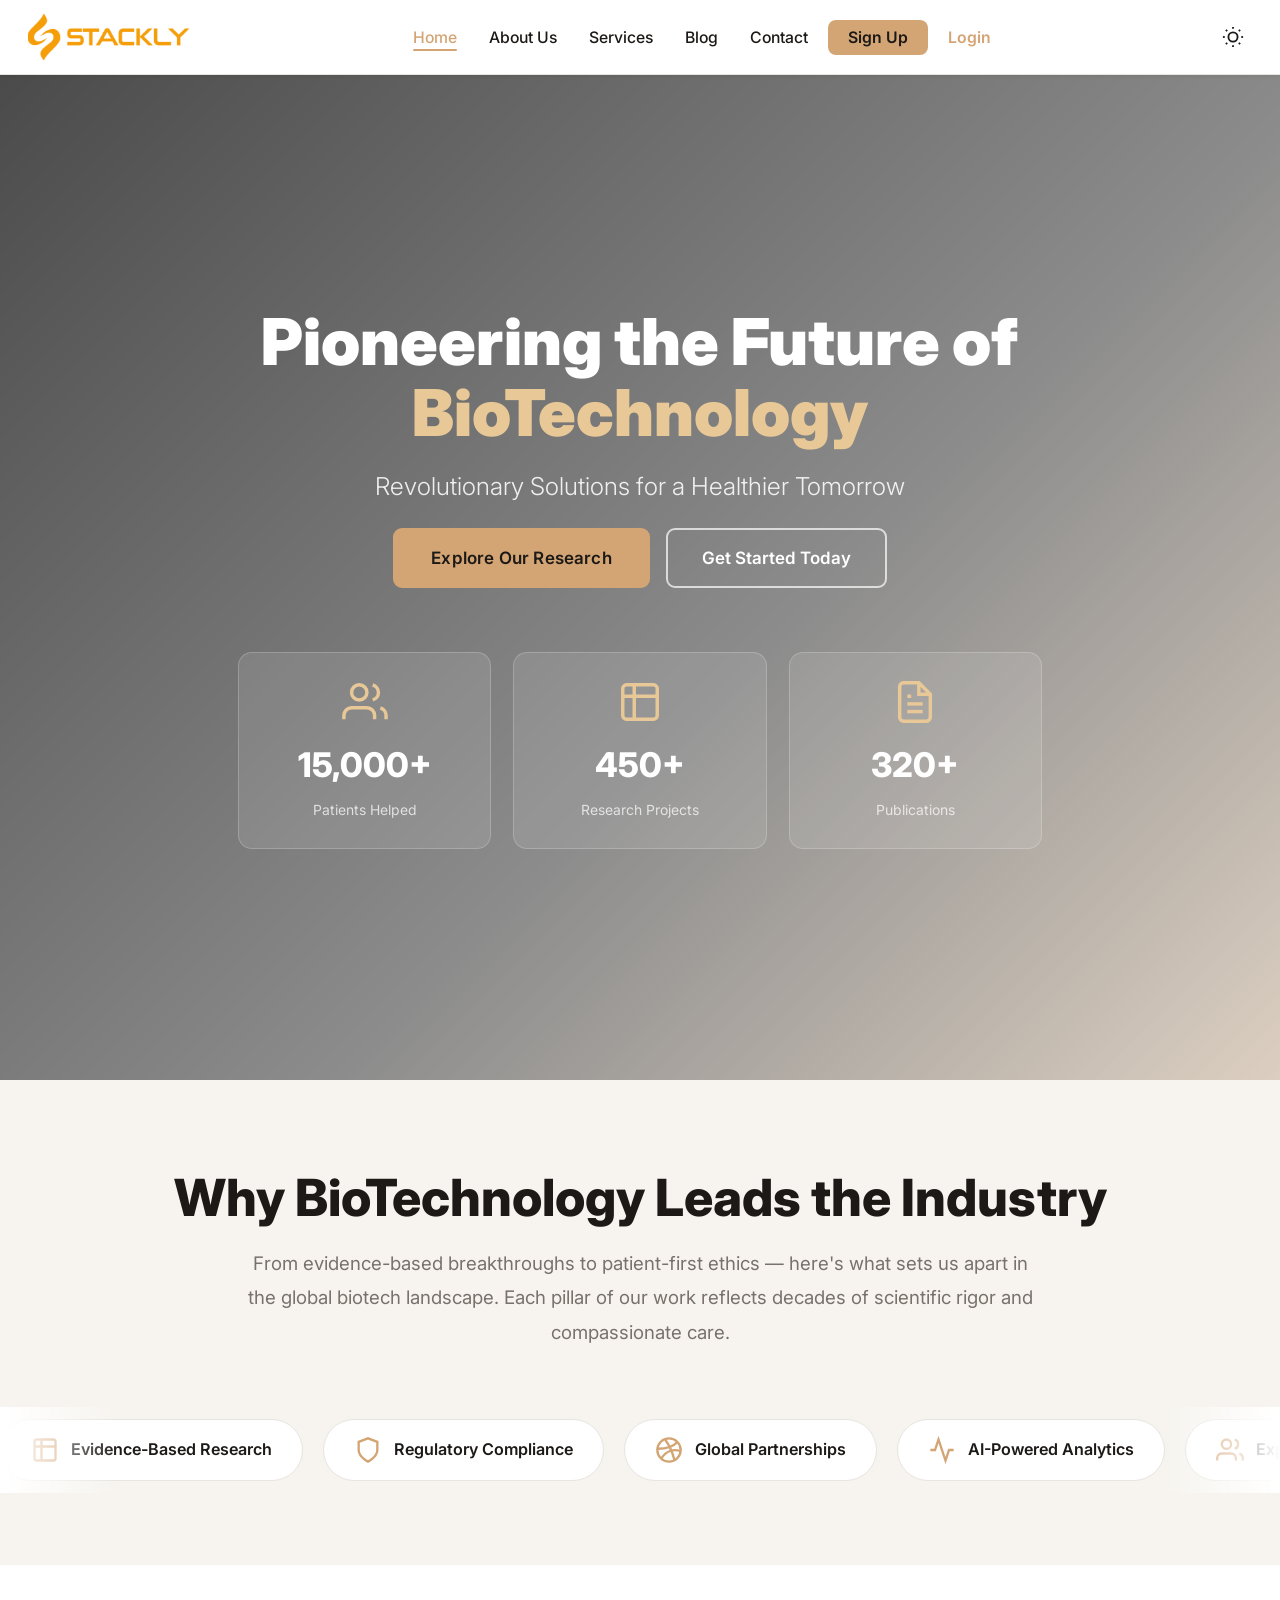
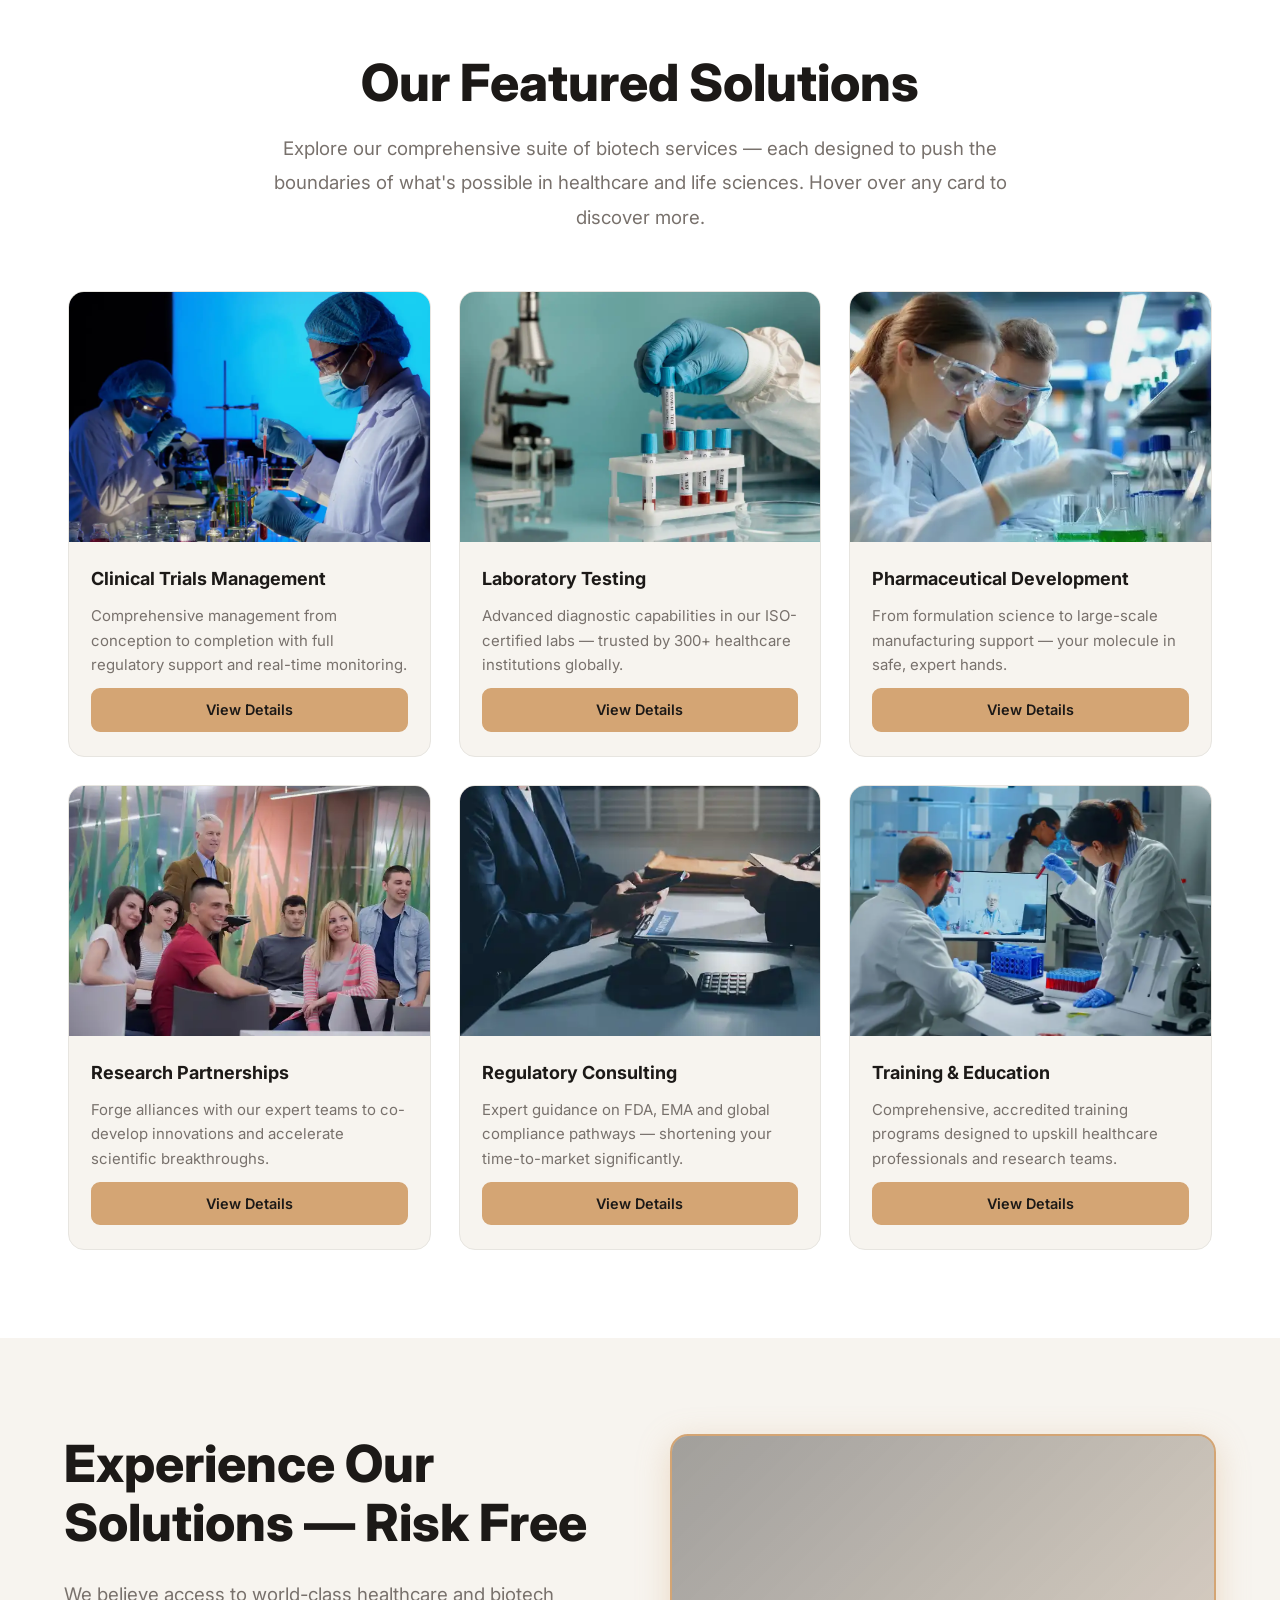
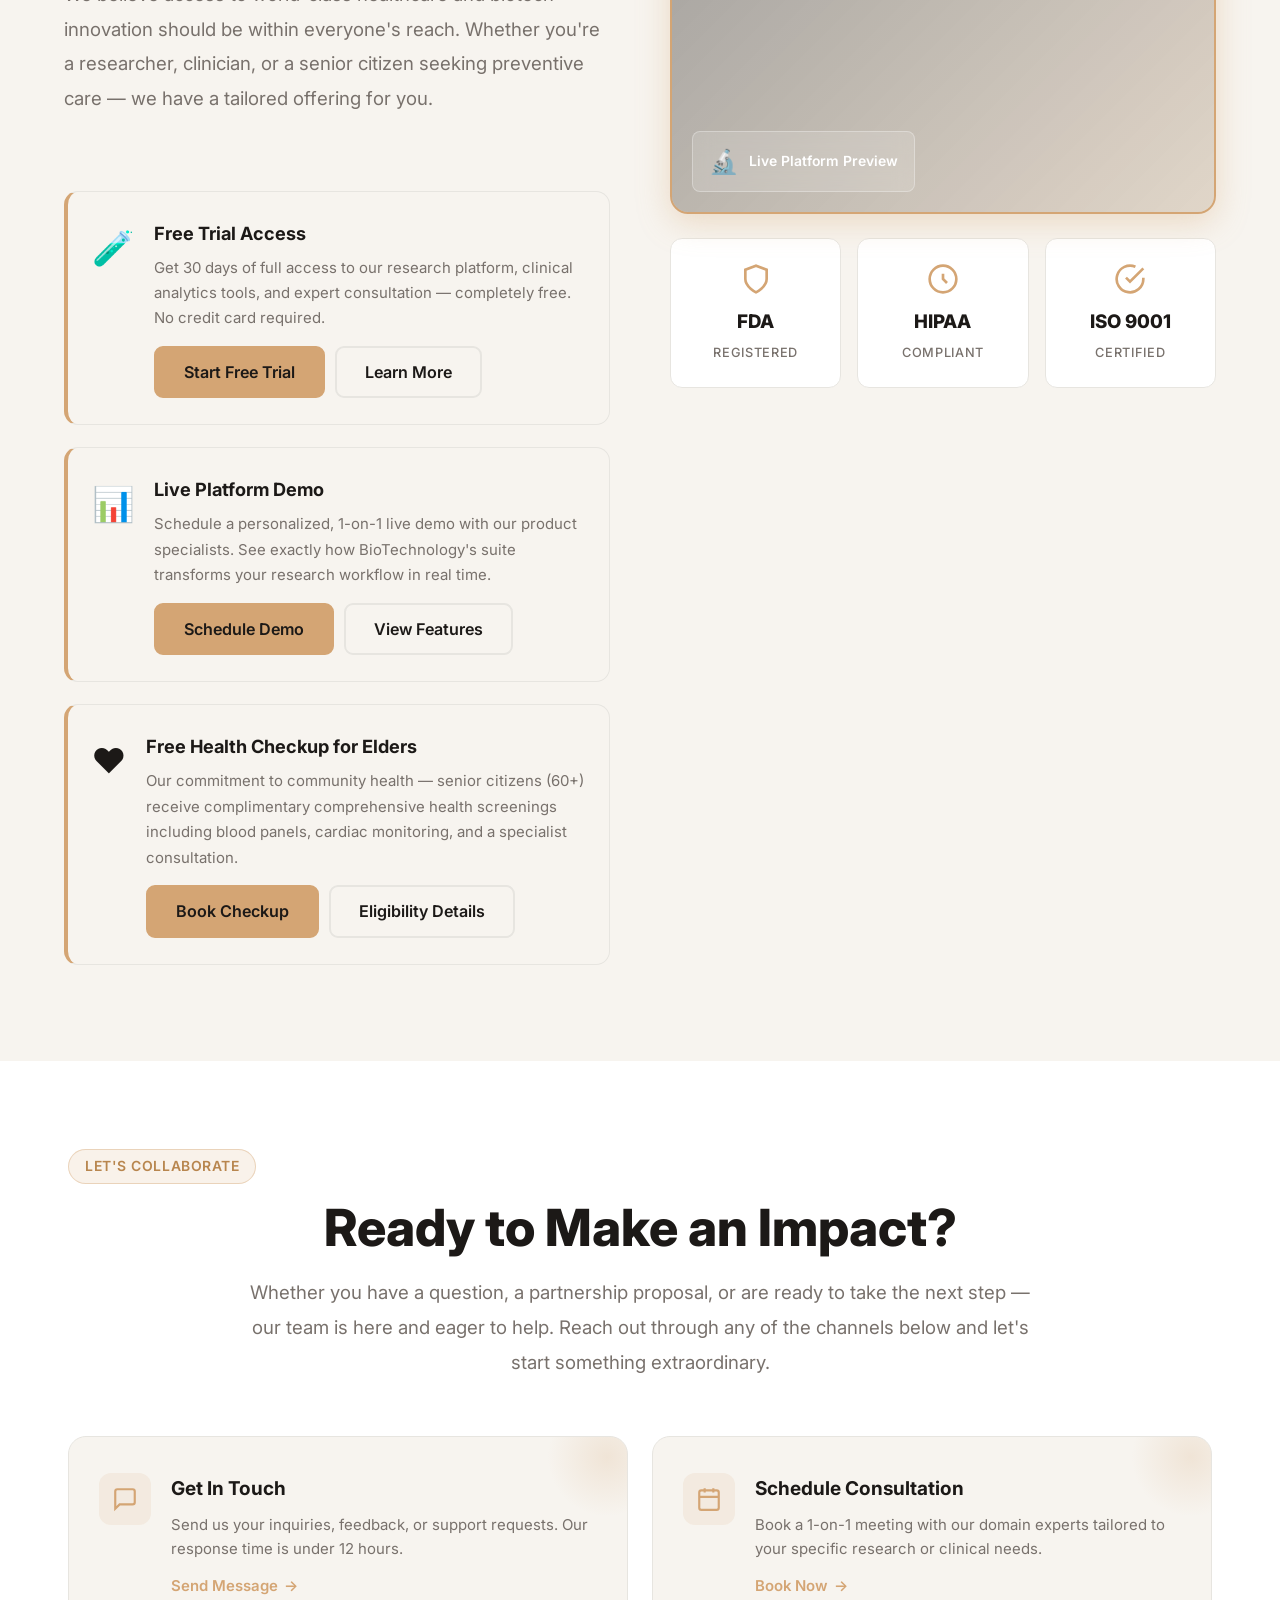
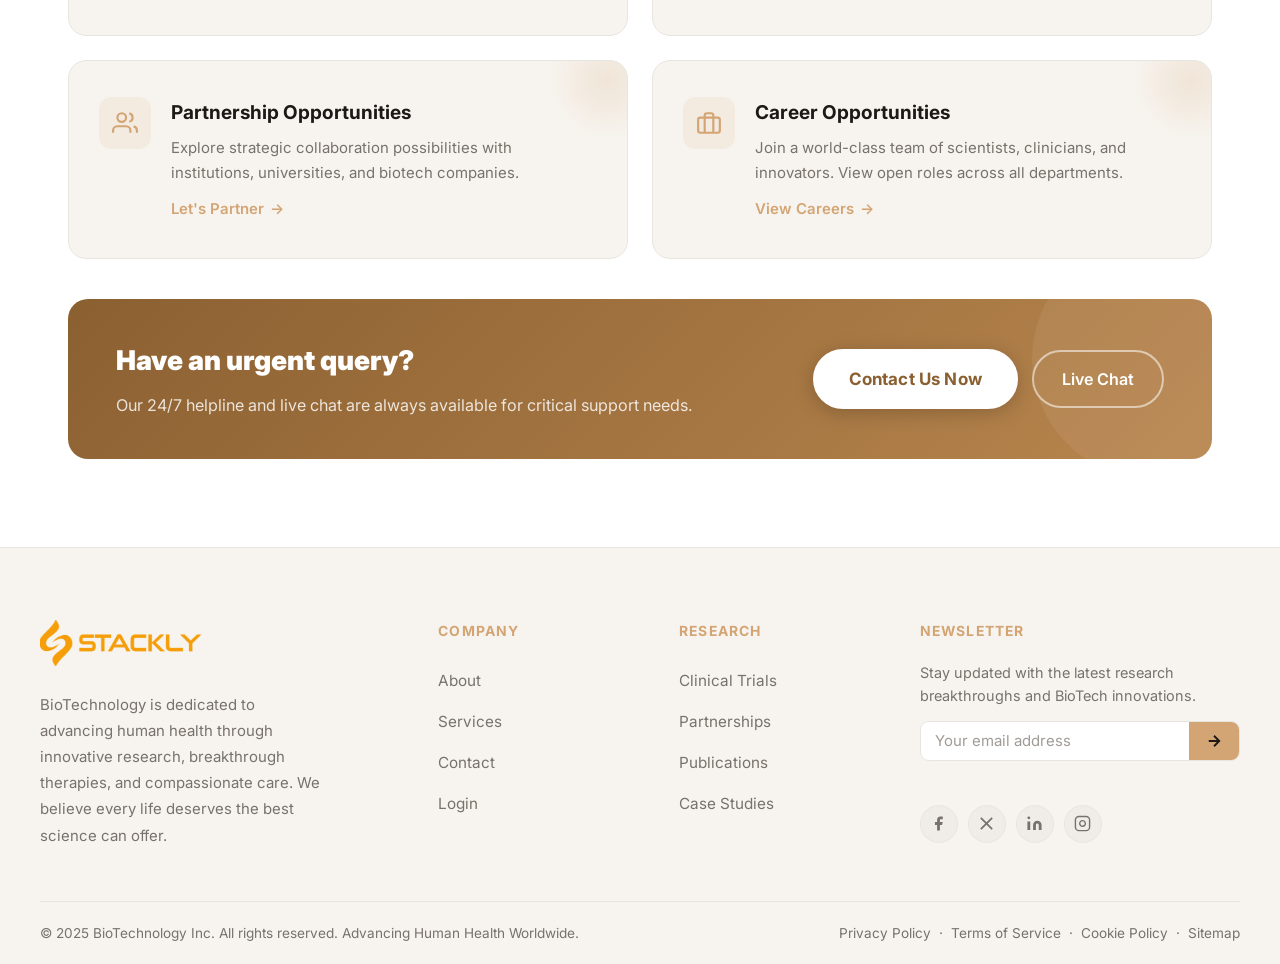
<file: index.html>
<!doctype html>
<html lang="en" data-theme="light">
  <head>
    <meta charset="UTF-8" />
    <meta name="viewport" content="width=device-width, initial-scale=1.0" />
    <meta name="description" content="BioTechnology - Advancing Life Sciences through innovative research, clinical excellence, and groundbreaking biotech solutions for a healthier tomorrow." />
    <meta name="keywords" content="biotechnology, life sciences, clinical trials, pharmaceutical, research, healthcare" />
    <title>BioTechnology - Innovation in Life Sciences</title>

    <!-- Favicon: DNA/Bio themed SVG in Warm Amber -->
    <link rel="icon" type="image/svg+xml" href="data:image/svg+xml,%3Csvg xmlns='http://www.w3.org/2000/svg' viewBox='0 0 100 100'%3E%3Cdefs%3E%3ClinearGradient id='g' x1='0%25' y1='0%25' x2='100%25' y2='100%25'%3E%3Cstop offset='0%25' style='stop-color:%23D4A574'/%3E%3Cstop offset='100%25' style='stop-color:%23C17E3A'/%3E%3C/linearGradient%3E%3C/defs%3E%3Ccircle cx='50' cy='50' r='48' fill='url(%23g)'/%3E%3Cellipse cx='50' cy='30' rx='10' ry='16' fill='none' stroke='%23fff' stroke-width='3'/%3E%3Cellipse cx='50' cy='70' rx='10' ry='16' fill='none' stroke='%23fff' stroke-width='3'/%3E%3Cline x1='40' y1='38' x2='60' y2='38' stroke='%23fff' stroke-width='2.5'/%3E%3Cline x1='40' y1='50' x2='60' y2='50' stroke='%23fff' stroke-width='2.5'/%3E%3Cline x1='40' y1='62' x2='60' y2='62' stroke='%23fff' stroke-width='2.5'/%3E%3C/svg%3E" />

    <!-- Google Fonts -->
    <link rel="preconnect" href="https://fonts.googleapis.com" />
    <link rel="preconnect" href="https://fonts.gstatic.com" crossorigin />
    <link href="https://fonts.googleapis.com/css2?family=Inter:wght@300;400;500;600;700;800;900&display=swap" rel="stylesheet" />

    <link rel="stylesheet" href="css/style.css" />
  </head>
  <body>

    <!-- ===================== LOADER ===================== -->
    <div class="loader" id="loader" aria-hidden="true" role="status">
      <div class="loader-dna">
        <div class="dna-strand">
          <span></span><span></span><span></span>
          <span></span><span></span><span></span>
        </div>
      </div>
      <p class="loader-text">BioTechnology</p>
    </div>

    <!-- ===================== HEADER ===================== -->
    <header class="header" id="header">
      <div class="header-container">

        <!-- Logo -->
        <div class="logo-section">
          <a href="index.html" class="logo-link" aria-label="BioTechnology Home">
            <img src="./assets/Home1/Header/logo.webp" alt="BioTechnology Logo" class="logo" id="logo" />
          </a>
        </div>

        <!-- Desktop Nav -->
        <nav class="nav-desktop" id="navDesktop" aria-label="Main navigation">
          <ul class="nav-list" role="list">
            <li><a href="index.html" class="nav-link active-nav">Home</a></li>
            <li><a href="./pages/about.html" class="nav-link">About Us</a></li>
            <li><a href="./pages/services.html" class="nav-link">Services</a></li>
            <li><a href="./pages/blog.html" class="nav-link">Blog</a></li>
            <li><a href="./pages/contact.html" class="nav-link">Contact</a></li>
            <li><a href="./pages/signup.html" class="nav-link nav-signup">Sign Up</a></li>
            <li><a href="./pages/login.html" class="nav-link nav-login">Login</a></li>
          </ul>
        </nav>

        <!-- Header Actions -->
        <div class="header-actions">
          <!-- Theme Toggle -->
          <button class="theme-toggle" id="themeToggle" aria-label="Toggle light/dark theme" title="Toggle Theme">
            <svg class="sun-icon" viewBox="0 0 24 24" fill="none" stroke="currentColor" stroke-width="2" aria-hidden="true">
              <circle cx="12" cy="12" r="5"></circle>
              <line x1="12" y1="1" x2="12" y2="3"></line>
              <line x1="12" y1="21" x2="12" y2="23"></line>
              <line x1="4.22" y1="4.22" x2="5.64" y2="5.64"></line>
              <line x1="18.36" y1="18.36" x2="19.78" y2="19.78"></line>
              <line x1="1" y1="12" x2="3" y2="12"></line>
              <line x1="21" y1="12" x2="23" y2="12"></line>
              <line x1="4.22" y1="19.78" x2="5.64" y2="18.36"></line>
              <line x1="18.36" y1="5.64" x2="19.78" y2="4.22"></line>
            </svg>
            <svg class="moon-icon" viewBox="0 0 24 24" fill="none" stroke="currentColor" stroke-width="2" aria-hidden="true">
              <path d="M21 12.79A9 9 0 1 1 11.21 3 7 7 0 0 0 21 12.79z"></path>
            </svg>
          </button>

          <!-- Hamburger Toggle -->
          <button class="hamburger-toggle" id="hamburgerToggle" aria-label="Open navigation menu" aria-expanded="false" aria-controls="hamburgerMenu">
            <span class="hamburger-line"></span>
            <span class="hamburger-line"></span>
            <span class="hamburger-line"></span>
          </button>
        </div>
      </div>
    </header>

    <!-- ===================== HAMBURGER OVERLAY ===================== -->
    <div class="hamburger-overlay" id="hamburgerOverlay" aria-hidden="true"></div>
    <div class="hamburger-menu" id="hamburgerMenu" role="dialog" aria-modal="true" aria-label="Navigation menu">
      <button class="hamburger-close" id="hamburgerClose" aria-label="Close navigation menu">&#x2715;</button>
      <nav class="hamburger-nav" aria-label="Mobile navigation">
        <ul class="hamburger-list" role="list">
          <li><a href="index.html" class="hamburger-link">Home</a></li>
          <li><a href="./pages/about.html" class="hamburger-link">About Us</a></li>
          <li><a href="./pages/services.html" class="hamburger-link">Services</a></li>
          <li><a href="./pages/blog.html" class="hamburger-link">Blog</a></li>
          <li><a href="./pages/contact.html" class="hamburger-link">Contact</a></li>
          <li><a href="./pages/signup.html" class="hamburger-link hm-signup">Sign Up</a></li>
          <li><a href="./pages/login.html" class="hamburger-link hm-login">Login</a></li>
          <li class="hm-theme-row">
            <button class="theme-toggle hm-theme-btn" id="hamburgerThemeToggle" aria-label="Toggle theme">
              <svg class="sun-icon" viewBox="0 0 24 24" fill="none" stroke="currentColor" stroke-width="2" aria-hidden="true">
                <circle cx="12" cy="12" r="5"></circle>
                <line x1="12" y1="1" x2="12" y2="3"></line>
                <line x1="12" y1="21" x2="12" y2="23"></line>
                <line x1="4.22" y1="4.22" x2="5.64" y2="5.64"></line>
                <line x1="18.36" y1="18.36" x2="19.78" y2="19.78"></line>
                <line x1="1" y1="12" x2="3" y2="12"></line>
                <line x1="21" y1="12" x2="23" y2="12"></line>
                <line x1="4.22" y1="19.78" x2="5.64" y2="18.36"></line>
                <line x1="18.36" y1="5.64" x2="19.78" y2="4.22"></line>
              </svg>
              <svg class="moon-icon" viewBox="0 0 24 24" fill="none" stroke="currentColor" stroke-width="2" aria-hidden="true">
                <path d="M21 12.79A9 9 0 1 1 11.21 3 7 7 0 0 0 21 12.79z"></path>
              </svg>
              <span class="hm-theme-label">Switch Theme</span>
            </button>
          </li>
        </ul>
      </nav>
    </div>

    <!-- ===================== SECTION 1: HERO ===================== -->
    <section class="hero" id="home" aria-label="Hero Section">
      <video autoplay muted loop playsinline class="hero-video" id="heroVideo" aria-hidden="true">
        <source src="./assets/Home1/homeBg.mp4" type="video/mp4" />
      </video>
      <div class="hero-overlay" aria-hidden="true"></div>

      <div class="hero-content">
        <h1 class="hero-title">Pioneering the Future of <span class="hero-title-accent">BioTechnology</span></h1>
        <h3 class="hero-subtitle">Revolutionary Solutions for a Healthier Tomorrow</h3>

        <div class="hero-buttons">
          <a href="./pages/error.html" class="btn btn-amber-solid" aria-label="Explore our work">Explore Our Research</a>
          <a href="./pages/error.html" class="btn btn-secondary" aria-label="Get started with BioTechnology">Get Started Today</a>
        </div>

        <!-- Stats -->
        <div class="hero-stats" aria-label="Key statistics">
          <div class="stat-box" id="stat1">
            <div class="stat-icon" aria-hidden="true">
              <svg viewBox="0 0 24 24" fill="none" stroke="currentColor" stroke-width="1.8">
                <path d="M17 21v-2a4 4 0 0 0-4-4H5a4 4 0 0 0-4 4v2"></path>
                <circle cx="9" cy="7" r="4"></circle>
                <path d="M23 21v-2a4 4 0 0 0-3-3.87"></path>
                <path d="M16 3.13a4 4 0 0 1 0 7.75"></path>
              </svg>
            </div>
            <div class="stat-number"><span class="countup" data-target="15000" aria-label="15000 patients helped">0</span>+</div>
            <p class="stat-label">Patients Helped</p>
          </div>

          <div class="stat-box" id="stat2">
            <div class="stat-icon" aria-hidden="true">
              <svg viewBox="0 0 24 24" fill="none" stroke="currentColor" stroke-width="1.8">
                <path d="M9 3H5a2 2 0 0 0-2 2v4m6-6h10a2 2 0 0 1 2 2v4M9 3v18m0 0h10a2 2 0 0 0 2-2V9M9 21H5a2 2 0 0 1-2-2V9m0 0h18"></path>
              </svg>
            </div>
            <div class="stat-number"><span class="countup" data-target="450" aria-label="450 research projects">0</span>+</div>
            <p class="stat-label">Research Projects</p>
          </div>

          <div class="stat-box" id="stat3">
            <div class="stat-icon" aria-hidden="true">
              <svg viewBox="0 0 24 24" fill="none" stroke="currentColor" stroke-width="1.8">
                <path d="M14 2H6a2 2 0 0 0-2 2v16a2 2 0 0 0 2 2h12a2 2 0 0 0 2-2V8z"></path>
                <polyline points="14 2 14 8 20 8"></polyline>
                <line x1="16" y1="13" x2="8" y2="13"></line>
                <line x1="16" y1="17" x2="8" y2="17"></line>
                <polyline points="10 9 9 9 8 9"></polyline>
              </svg>
            </div>
            <div class="stat-number"><span class="countup" data-target="320" aria-label="320 publications">0</span>+</div>
            <p class="stat-label">Publications</p>
          </div>
        </div>
      </div>
    </section>

    <!-- ===================== SECTION 2: SCROLLING FEATURES (LEFT→RIGHT) ===================== -->
    <section class="marquee-section fade-section" id="marqueeSection" aria-label="Why Choose BioTechnology">
      <div class="section-container">
        <h1 class="section-title">Why BioTechnology Leads the Industry</h1>
        <p class="section-description">
          From evidence-based breakthroughs to patient-first ethics — here's what sets us apart in the global biotech landscape. Each pillar of our work reflects decades of scientific rigor and compassionate care.
        </p>
      </div>

      <div class="marquee-wrapper" aria-label="Scrolling features list">
        <div class="marquee-track" id="marqueeTrack">
          <!-- Repeated items for seamless loop -->
          <div class="marquee-item">
            <div class="marquee-icon" aria-hidden="true">
              <svg viewBox="0 0 24 24" fill="none" stroke="currentColor" stroke-width="2"><path d="M9 3H5a2 2 0 0 0-2 2v4m6-6h10a2 2 0 0 1 2 2v4M9 3v18m0 0h10a2 2 0 0 0 2-2V9M9 21H5a2 2 0 0 1-2-2V9m0 0h18"></path></svg>
            </div>
            <h3>Evidence-Based Research</h3>
          </div>
          <div class="marquee-item">
            <div class="marquee-icon" aria-hidden="true">
              <svg viewBox="0 0 24 24" fill="none" stroke="currentColor" stroke-width="2"><path d="M12 22s8-4 8-10V5l-8-3-8 3v7c0 6 8 10 8 10z"></path></svg>
            </div>
            <h3>Regulatory Compliance</h3>
          </div>
          <div class="marquee-item">
            <div class="marquee-icon" aria-hidden="true">
              <svg viewBox="0 0 24 24" fill="none" stroke="currentColor" stroke-width="2"><circle cx="12" cy="12" r="10"></circle><path d="M8.56 2.75c4.37 6.03 6.02 9.42 8.03 17.72m2.54-15.38c-3.72 4.35-8.94 5.66-16.88 5.85m19.5 1.9c-3.5-.93-6.63-.82-8.94 0-2.58.92-5.01 2.86-7.44 6.32"></path></svg>
            </div>
            <h3>Global Partnerships</h3>
          </div>
          <div class="marquee-item">
            <div class="marquee-icon" aria-hidden="true">
              <svg viewBox="0 0 24 24" fill="none" stroke="currentColor" stroke-width="2"><polyline points="22 12 18 12 15 21 9 3 6 12 2 12"></polyline></svg>
            </div>
            <h3>AI-Powered Analytics</h3>
          </div>
          <div class="marquee-item">
            <div class="marquee-icon" aria-hidden="true">
              <svg viewBox="0 0 24 24" fill="none" stroke="currentColor" stroke-width="2"><path d="M17 21v-2a4 4 0 0 0-4-4H5a4 4 0 0 0-4 4v2"></path><circle cx="9" cy="7" r="4"></circle><path d="M23 21v-2a4 4 0 0 0-3-3.87"></path><path d="M16 3.13a4 4 0 0 1 0 7.75"></path></svg>
            </div>
            <h3>Expert Clinical Teams</h3>
          </div>
          <div class="marquee-item">
            <div class="marquee-icon" aria-hidden="true">
              <svg viewBox="0 0 24 24" fill="none" stroke="currentColor" stroke-width="2"><circle cx="12" cy="12" r="3"></circle><path d="M19.07 4.93a10 10 0 0 1 0 14.14M4.93 4.93a10 10 0 0 0 0 14.14"></path></svg>
            </div>
            <h3>Innovative Diagnostics</h3>
          </div>
          <div class="marquee-item">
            <div class="marquee-icon" aria-hidden="true">
              <svg viewBox="0 0 24 24" fill="none" stroke="currentColor" stroke-width="2"><path d="M12 2C6.48 2 2 6.48 2 12s4.48 10 10 10 10-4.48 10-10S17.52 2 12 2zm-2 15l-5-5 1.41-1.41L10 14.17l7.59-7.59L19 8l-9 9z"></path></svg>
            </div>
            <h3>ISO 9001 Certified Quality</h3>
          </div>
          <div class="marquee-item">
            <div class="marquee-icon" aria-hidden="true">
              <svg viewBox="0 0 24 24" fill="none" stroke="currentColor" stroke-width="2"><path d="M3 9l9-7 9 7v11a2 2 0 0 1-2 2H5a2 2 0 0 1-2-2z"></path></svg>
            </div>
            <h3>Patient-First Ethics</h3>
          </div>
          <!-- Duplicate for seamless scroll -->
          <div class="marquee-item">
            <div class="marquee-icon" aria-hidden="true">
              <svg viewBox="0 0 24 24" fill="none" stroke="currentColor" stroke-width="2"><path d="M9 3H5a2 2 0 0 0-2 2v4m6-6h10a2 2 0 0 1 2 2v4M9 3v18m0 0h10a2 2 0 0 0 2-2V9M9 21H5a2 2 0 0 1-2-2V9m0 0h18"></path></svg>
            </div>
            <h3>Evidence-Based Research</h3>
          </div>
          <div class="marquee-item">
            <div class="marquee-icon" aria-hidden="true">
              <svg viewBox="0 0 24 24" fill="none" stroke="currentColor" stroke-width="2"><path d="M12 22s8-4 8-10V5l-8-3-8 3v7c0 6 8 10 8 10z"></path></svg>
            </div>
            <h3>Regulatory Compliance</h3>
          </div>
          <div class="marquee-item">
            <div class="marquee-icon" aria-hidden="true">
              <svg viewBox="0 0 24 24" fill="none" stroke="currentColor" stroke-width="2"><circle cx="12" cy="12" r="10"></circle><path d="M8.56 2.75c4.37 6.03 6.02 9.42 8.03 17.72m2.54-15.38c-3.72 4.35-8.94 5.66-16.88 5.85m19.5 1.9c-3.5-.93-6.63-.82-8.94 0-2.58.92-5.01 2.86-7.44 6.32"></path></svg>
            </div>
            <h3>Global Partnerships</h3>
          </div>
          <div class="marquee-item">
            <div class="marquee-icon" aria-hidden="true">
              <svg viewBox="0 0 24 24" fill="none" stroke="currentColor" stroke-width="2"><polyline points="22 12 18 12 15 21 9 3 6 12 2 12"></polyline></svg>
            </div>
            <h3>AI-Powered Analytics</h3>
          </div>
          <div class="marquee-item">
            <div class="marquee-icon" aria-hidden="true">
              <svg viewBox="0 0 24 24" fill="none" stroke="currentColor" stroke-width="2"><path d="M17 21v-2a4 4 0 0 0-4-4H5a4 4 0 0 0-4 4v2"></path><circle cx="9" cy="7" r="4"></circle></svg>
            </div>
            <h3>Expert Clinical Teams</h3>
          </div>
          <div class="marquee-item">
            <div class="marquee-icon" aria-hidden="true">
              <svg viewBox="0 0 24 24" fill="none" stroke="currentColor" stroke-width="2"><circle cx="12" cy="12" r="3"></circle><path d="M19.07 4.93a10 10 0 0 1 0 14.14M4.93 4.93a10 10 0 0 0 0 14.14"></path></svg>
            </div>
            <h3>Innovative Diagnostics</h3>
          </div>
          <div class="marquee-item">
            <div class="marquee-icon" aria-hidden="true">
              <svg viewBox="0 0 24 24" fill="none" stroke="currentColor" stroke-width="2"><path d="M12 2C6.48 2 2 6.48 2 12s4.48 10 10 10 10-4.48 10-10S17.52 2 12 2zm-2 15l-5-5 1.41-1.41L10 14.17l7.59-7.59L19 8l-9 9z"></path></svg>
            </div>
            <h3>ISO 9001 Certified Quality</h3>
          </div>
          <div class="marquee-item">
            <div class="marquee-icon" aria-hidden="true">
              <svg viewBox="0 0 24 24" fill="none" stroke="currentColor" stroke-width="2"><path d="M3 9l9-7 9 7v11a2 2 0 0 1-2 2H5a2 2 0 0 1-2-2z"></path></svg>
            </div>
            <h3>Patient-First Ethics</h3>
          </div>
        </div>
      </div>
    </section>

    <!-- ===================== SECTION 3: FEATURES WITH IMAGES ===================== -->
    <section class="features-section fade-section" id="featuresSection" aria-label="Featured Services">
      <div class="section-container">
        <h1 class="section-title">Our Featured Solutions</h1>
        <p class="section-description">
          Explore our comprehensive suite of biotech services — each designed to push the boundaries of what's possible in healthcare and life sciences. Hover over any card to discover more.
        </p>

        <div class="features-grid">

          <div class="feat-card fade-in" aria-label="Clinical Trials Management">
            <div class="feat-img-wrap">
              <img src="./assets/Home1/Grid/1.webp" alt="Clinical Trials Management" class="feat-img" onerror="this.src='./assets/Home1/Header/logo.webp'" />
              <div class="feat-overlay">
                <p class="feat-overlay-para">
                  From Phase I to Phase IV, our end-to-end clinical trial management ensures rigorous data integrity, regulatory compliance, and accelerated timelines — giving your research the precision it deserves.
                </p>
                <div class="feat-overlay-btns">
                  <a href="./pages/error.html" class="btn btn-amber-solid">Learn More</a>
                  <a href="./pages/error.html" class="btn btn-amber-outline">Start Trial</a>
                </div>
              </div>
              <h3 class="feat-default-title">Clinical Trials Management</h3>
            </div>
            <div class="feat-body">
              <h4 class="feat-body-title">Clinical Trials Management</h4>
              <p class="feat-body-para">Comprehensive management from conception to completion with full regulatory support and real-time monitoring.</p>
              <a href="./pages/error.html" class="btn btn-amber-solid btn-sm">View Details</a>
            </div>
          </div>

          <div class="feat-card fade-in" aria-label="Laboratory Testing">
            <div class="feat-img-wrap">
              <img src="./assets/Home1/Grid/2.webp" alt="Laboratory Testing" class="feat-img" onerror="this.src='./assets/Home1/Header/logo.webp'" />
              <div class="feat-overlay">
                <p class="feat-overlay-para">
                  State-of-the-art laboratory facilities equipped with next-generation diagnostic technology. We process thousands of samples daily with unmatched accuracy and certified precision.
                </p>
                <div class="feat-overlay-btns">
                  <a href="./pages/error.html" class="btn btn-amber-solid">Learn More</a>
                  <a href="./pages/error.html" class="btn btn-amber-outline">Request Test</a>
                </div>
              </div>
              <h3 class="feat-default-title">Laboratory Testing</h3>
            </div>
            <div class="feat-body">
              <h4 class="feat-body-title">Laboratory Testing</h4>
              <p class="feat-body-para">Advanced diagnostic capabilities in our ISO-certified labs — trusted by 300+ healthcare institutions globally.</p>
              <a href="./pages/error.html" class="btn btn-amber-solid btn-sm">View Details</a>
            </div>
          </div>

          <div class="feat-card fade-in" aria-label="Pharmaceutical Development">
            <div class="feat-img-wrap">
              <img src="./assets/Home1/Grid/3.webp" alt="Pharmaceutical Development" class="feat-img" onerror="this.src='./assets/Home1/Header/logo.webp'" />
              <div class="feat-overlay">
                <p class="feat-overlay-para">
                  End-to-end pharmaceutical development covering drug discovery, formulation science, and manufacturing support. We streamline your path from lab bench to commercial launch.
                </p>
                <div class="feat-overlay-btns">
                  <a href="./pages/error.html" class="btn btn-amber-solid">Learn More</a>
                  <a href="./pages/error.html" class="btn btn-amber-outline">Consult Now</a>
                </div>
              </div>
              <h3 class="feat-default-title">Pharmaceutical Development</h3>
            </div>
            <div class="feat-body">
              <h4 class="feat-body-title">Pharmaceutical Development</h4>
              <p class="feat-body-para">From formulation science to large-scale manufacturing support — your molecule in safe, expert hands.</p>
              <a href="./pages/error.html" class="btn btn-amber-solid btn-sm">View Details</a>
            </div>
          </div>

          <div class="feat-card fade-in" aria-label="Research Partnerships">
            <div class="feat-img-wrap">
              <img src="./assets/Home1/Grid/4.webp" alt="Research Partnerships" class="feat-img" onerror="this.src='./assets/Home1/Header/logo.webp'" />
              <div class="feat-overlay">
                <p class="feat-overlay-para">
                  Collaborate with our globally recognized research teams on transformative projects. We forge partnerships that bring together the brightest minds to accelerate breakthrough discoveries.
                </p>
                <div class="feat-overlay-btns">
                  <a href="./pages/error.html" class="btn btn-amber-solid">Learn More</a>
                  <a href="./pages/error.html" class="btn btn-amber-outline">Partner With Us</a>
                </div>
              </div>
              <h3 class="feat-default-title">Research Partnerships</h3>
            </div>
            <div class="feat-body">
              <h4 class="feat-body-title">Research Partnerships</h4>
              <p class="feat-body-para">Forge alliances with our expert teams to co-develop innovations and accelerate scientific breakthroughs.</p>
              <a href="./pages/error.html" class="btn btn-amber-solid btn-sm">View Details</a>
            </div>
          </div>

          <div class="feat-card fade-in" aria-label="Regulatory Consulting">
            <div class="feat-img-wrap">
              <img src="./assets/Home1/Grid/5.webp" alt="Regulatory Consulting" class="feat-img" onerror="this.src='./assets/Home1/Header/logo.webp'" />
              <div class="feat-overlay">
                <p class="feat-overlay-para">
                  Navigate complex FDA, EMA, and global regulatory landscapes with seasoned consultants. We ensure your products meet every compliance requirement swiftly and accurately.
                </p>
                <div class="feat-overlay-btns">
                  <a href="./pages/error.html" class="btn btn-amber-solid">Learn More</a>
                  <a href="./pages/error.html" class="btn btn-amber-outline">Get Advice</a>
                </div>
              </div>
              <h3 class="feat-default-title">Regulatory Consulting</h3>
            </div>
            <div class="feat-body">
              <h4 class="feat-body-title">Regulatory Consulting</h4>
              <p class="feat-body-para">Expert guidance on FDA, EMA and global compliance pathways — shortening your time-to-market significantly.</p>
              <a href="./pages/error.html" class="btn btn-amber-solid btn-sm">View Details</a>
            </div>
          </div>

          <div class="feat-card fade-in" aria-label="Training and Education">
            <div class="feat-img-wrap">
              <img src="./assets/Home1/Grid/6.webp" alt="Training and Education" class="feat-img" onerror="this.src='./assets/Home1/Header/logo.webp'" />
              <div class="feat-overlay">
                <p class="feat-overlay-para">
                  Empower your workforce with structured training programs built for healthcare professionals and research teams. Our curriculum blends scientific theory with practical, real-world application.
                </p>
                <div class="feat-overlay-btns">
                  <a href="./pages/error.html" class="btn btn-amber-solid">Learn More</a>
                  <a href="./pages/error.html" class="btn btn-amber-outline">Enroll Now</a>
                </div>
              </div>
              <h3 class="feat-default-title">Training &amp; Education</h3>
            </div>
            <div class="feat-body">
              <h4 class="feat-body-title">Training &amp; Education</h4>
              <p class="feat-body-para">Comprehensive, accredited training programs designed to upskill healthcare professionals and research teams.</p>
              <a href="./pages/error.html" class="btn btn-amber-solid btn-sm">View Details</a>
            </div>
          </div>

        </div>
      </div>
    </section>

    <!-- ===================== SECTION 4: DEMO / FREE TRIAL / ELDER CHECKUP ===================== -->
    <section class="trial-section fade-section" id="trialSection" aria-label="Try Our Services">
      <div class="trial-content">
        <div class="trial-text-area">
          <h1 class="section-title left-align">Experience Our Solutions — Risk Free</h1>
          <p class="section-description left-align">
            We believe access to world-class healthcare and biotech innovation should be within everyone's reach. Whether you're a researcher, clinician, or a senior citizen seeking preventive care — we have a tailored offering for you.
          </p>

          <div class="offering-list">
            <div class="offering-card fade-in" aria-label="Free Trial">
              <div class="offering-card-icon" aria-hidden="true">🧪</div>
              <div class="offering-card-body">
                <h3 class="offering-card-title">Free Trial Access</h3>
                <p class="offering-card-desc">
                  Get 30 days of full access to our research platform, clinical analytics tools, and expert consultation — completely free. No credit card required.
                </p>
                <div class="offering-card-btns">
                  <a href="./pages/error.html" class="btn btn-amber-solid">Start Free Trial</a>
                  <a href="./pages/error.html" class="btn btn-ghost">Learn More</a>
                </div>
              </div>
            </div>

            <div class="offering-card fade-in" aria-label="Live Demo">
              <div class="offering-card-icon" aria-hidden="true">📊</div>
              <div class="offering-card-body">
                <h3 class="offering-card-title">Live Platform Demo</h3>
                <p class="offering-card-desc">
                  Schedule a personalized, 1-on-1 live demo with our product specialists. See exactly how BioTechnology's suite transforms your research workflow in real time.
                </p>
                <div class="offering-card-btns">
                  <a href="./pages/error.html" class="btn btn-amber-solid">Schedule Demo</a>
                  <a href="./pages/error.html" class="btn btn-ghost">View Features</a>
                </div>
              </div>
            </div>

            <div class="offering-card fade-in" aria-label="Free Checkup for Elders">
              <div class="offering-card-icon" aria-hidden="true">❤️</div>
              <div class="offering-card-body">
                <h3 class="offering-card-title">Free Health Checkup for Elders</h3>
                <p class="offering-card-desc">
                  Our commitment to community health — senior citizens (60+) receive complimentary comprehensive health screenings including blood panels, cardiac monitoring, and a specialist consultation.
                </p>
                <div class="offering-card-btns">
                  <a href="./pages/error.html" class="btn btn-amber-solid">Book Checkup</a>
                  <a href="./pages/error.html" class="btn btn-ghost">Eligibility Details</a>
                </div>
              </div>
            </div>
          </div>
        </div>

        <div class="trial-video-col">
          <div class="trial-video-frame" aria-label="BioTechnology platform preview video">
            <video autoplay muted loop playsinline class="trial-video" id="trialVideo" aria-hidden="true">
              <source src="./assets/Home1/homeBg2.mp4" type="video/mp4" />
            </video>
            <div class="trial-video-overlay" aria-hidden="true">
              <div class="trial-video-badge">
                <span>🔬</span>
                <p>Live Platform Preview</p>
              </div>
            </div>
          </div>
          <div class="trial-trust-grid">
            <div class="trust-card fade-in">
              <div class="trust-icon" aria-hidden="true">
                <svg viewBox="0 0 24 24" fill="none" stroke="currentColor" stroke-width="2"><path d="M12 22s8-4 8-10V5l-8-3-8 3v7c0 6 8 10 8 10z"></path></svg>
              </div>
              <div class="trust-info">
                <strong>FDA</strong>
                <span>Registered</span>
              </div>
            </div>
            <div class="trust-card fade-in">
              <div class="trust-icon" aria-hidden="true">
                <svg viewBox="0 0 24 24" fill="none" stroke="currentColor" stroke-width="2"><circle cx="12" cy="12" r="10"></circle><path d="M12 8v4l3 3"></path></svg>
              </div>
              <div class="trust-info">
                <strong>HIPAA</strong>
                <span>Compliant</span>
              </div>
            </div>
            <div class="trust-card fade-in">
              <div class="trust-icon" aria-hidden="true">
                <svg viewBox="0 0 24 24" fill="none" stroke="currentColor" stroke-width="2"><path d="M22 11.08V12a10 10 0 1 1-5.93-9.14"></path><polyline points="22 4 12 14.01 9 11.01"></polyline></svg>
              </div>
              <div class="trust-info">
                <strong>ISO 9001</strong>
                <span>Certified</span>
              </div>
            </div>
          </div>

        </div>
      </div>
    </section>

    <!-- ===================== SECTION 5: CONNECT / CONTACT ===================== -->
    <section class="connect-section fade-section" id="connectSection" aria-label="Connect with Us">
      <div class="section-container">
        <span class="section-badge">Let's Collaborate</span>
        <h1 class="section-title">Ready to Make an Impact?</h1>
        <p class="section-description">
          Whether you have a question, a partnership proposal, or are ready to take the next step — our team is here and eager to help. Reach out through any of the channels below and let's start something extraordinary.
        </p>

        <div class="connect-grid">
          <a href="./pages/contact.html" class="connect-card fade-in" aria-label="Get in touch with our team">
            <div class="connect-card-icon" aria-hidden="true">
              <svg viewBox="0 0 24 24" fill="none" stroke="currentColor" stroke-width="2"><path d="M21 15a2 2 0 0 1-2 2H7l-4 4V5a2 2 0 0 1 2-2h14a2 2 0 0 1 2 2z"></path></svg>
            </div>
            <div class="connect-card-body">
              <h3 class="connect-card-title">Get In Touch</h3>
              <p class="connect-card-text">Send us your inquiries, feedback, or support requests. Our response time is under 12 hours.</p>
              <span class="connect-card-cta">Send Message <span aria-hidden="true">→</span></span>
            </div>
            <div class="connect-card-glow" aria-hidden="true"></div>
          </a>

          <a href="./pages/error.html" class="connect-card fade-in" aria-label="Schedule a consultation">
            <div class="connect-card-icon" aria-hidden="true">
              <svg viewBox="0 0 24 24" fill="none" stroke="currentColor" stroke-width="2"><rect x="3" y="4" width="18" height="18" rx="2" ry="2"></rect><line x1="16" y1="2" x2="16" y2="6"></line><line x1="8" y1="2" x2="8" y2="6"></line><line x1="3" y1="10" x2="21" y2="10"></line></svg>
            </div>
            <div class="connect-card-body">
              <h3 class="connect-card-title">Schedule Consultation</h3>
              <p class="connect-card-text">Book a 1-on-1 meeting with our domain experts tailored to your specific research or clinical needs.</p>
              <span class="connect-card-cta">Book Now <span aria-hidden="true">→</span></span>
            </div>
            <div class="connect-card-glow" aria-hidden="true"></div>
          </a>

          <a href="./pages/error.html" class="connect-card fade-in" aria-label="Explore partnership opportunities">
            <div class="connect-card-icon" aria-hidden="true">
              <svg viewBox="0 0 24 24" fill="none" stroke="currentColor" stroke-width="2"><path d="M17 21v-2a4 4 0 0 0-4-4H5a4 4 0 0 0-4 4v2"></path><circle cx="9" cy="7" r="4"></circle><path d="M23 21v-2a4 4 0 0 0-3-3.87"></path><path d="M16 3.13a4 4 0 0 1 0 7.75"></path></svg>
            </div>
            <div class="connect-card-body">
              <h3 class="connect-card-title">Partnership Opportunities</h3>
              <p class="connect-card-text">Explore strategic collaboration possibilities with institutions, universities, and biotech companies.</p>
              <span class="connect-card-cta">Let's Partner <span aria-hidden="true">→</span></span>
            </div>
            <div class="connect-card-glow" aria-hidden="true"></div>
          </a>

          <a href="./pages/error.html" class="connect-card fade-in" aria-label="Career opportunities at BioTechnology">
            <div class="connect-card-icon" aria-hidden="true">
              <svg viewBox="0 0 24 24" fill="none" stroke="currentColor" stroke-width="2"><rect x="2" y="7" width="20" height="14" rx="2" ry="2"></rect><path d="M16 21V5a2 2 0 0 0-2-2h-4a2 2 0 0 0-2 2v16"></path></svg>
            </div>
            <div class="connect-card-body">
              <h3 class="connect-card-title">Career Opportunities</h3>
              <p class="connect-card-text">Join a world-class team of scientists, clinicians, and innovators. View open roles across all departments.</p>
              <span class="connect-card-cta">View Careers <span aria-hidden="true">→</span></span>
            </div>
            <div class="connect-card-glow" aria-hidden="true"></div>
          </a>
        </div>

        <!-- Extra CTA Banner -->
        <div class="connect-banner fade-in">
          <div class="connect-banner-text">
            <h2>Have an urgent query?</h2>
            <p>Our 24/7 helpline and live chat are always available for critical support needs.</p>
          </div>
          <div class="connect-banner-btns">
            <a href="./pages/contact.html" class="btn btn-amber-solid">Contact Us Now</a>
            <a href="./pages/error.html" class="btn btn-ghost">Live Chat</a>
          </div>
        </div>
      </div>
    </section>

    <!-- ===================== FOOTER ===================== -->
    <footer class="footer" id="footer">
      <div class="footer-container">

        <!-- Col 1: Logo + Para -->
        <div class="footer-col footer-col-brand">
          <a href="index.html" class="footer-logo-link" aria-label="BioTechnology Home">
            <img src="./assets/Home1/Header/logo.webp" alt="BioTechnology Logo" class="footer-logo" id="footerLogo" />
          </a>
          <p class="footer-brand-para">
            BioTechnology is dedicated to advancing human health through innovative research, breakthrough therapies, and compassionate care. We believe every life deserves the best science can offer.
          </p>
        </div>

        <!-- Col 2: Company -->
        <div class="footer-col">
          <h4 class="footer-col-heading">Company</h4>
          <ul class="footer-col-links" role="list">
            <li><a href="./pages/about.html" class="footer-link">About</a></li>
            <li><a href="./pages/services.html" class="footer-link">Services</a></li>
            <li><a href="./pages/contact.html" class="footer-link">Contact</a></li>
            <li><a href="./pages/login.html" class="footer-link">Login</a></li>
          </ul>
        </div>

        <!-- Col 3: Research -->
        <div class="footer-col">
          <h4 class="footer-col-heading">Research</h4>
          <ul class="footer-col-links" role="list">
            <li><a href="./pages/error.html" class="footer-link">Clinical Trials</a></li>
            <li><a href="./pages/error.html" class="footer-link">Partnerships</a></li>
            <li><a href="./pages/error.html" class="footer-link">Publications</a></li>
            <li><a href="./pages/error.html" class="footer-link">Case Studies</a></li>
          </ul>
        </div>

        <!-- Col 4: Newsletter + Social -->
        <div class="footer-col">
          <h4 class="footer-col-heading">Newsletter</h4>
          <p class="footer-newsletter-desc">Stay updated with the latest research breakthroughs and BioTech innovations.</p>
          <form class="footer-newsletter-form" id="newsletterForm" novalidate>
            <div class="footer-newsletter-row">
              <label for="newsletterEmail" class="sr-only">Email address</label>
              <input type="email" id="newsletterEmail" name="email" placeholder="Your email address" class="footer-newsletter-input" autocomplete="email" required />
              <button type="submit" class="footer-newsletter-btn" aria-label="Subscribe to newsletter">
                <svg viewBox="0 0 24 24" fill="none" stroke="currentColor" stroke-width="2.5" aria-hidden="true">
                  <line x1="5" y1="12" x2="19" y2="12"></line>
                  <polyline points="12 5 19 12 12 19"></polyline>
                </svg>
              </button>
            </div>
            <p class="footer-newsletter-err" id="newsletterErr" role="alert" aria-live="polite"></p>
          </form>

          <div class="footer-social" aria-label="Social media links">
            <a href="./pages/error.html" class="social-btn" aria-label="Follow us on Facebook" title="Facebook">
              <svg viewBox="0 0 24 24" fill="currentColor" aria-hidden="true"><path d="M18 2h-3a5 5 0 0 0-5 5v3H7v4h3v8h4v-8h3l1-4h-4V7a1 1 0 0 1 1-1h3z"></path></svg>
            </a>
            <a href="./pages/error.html" class="social-btn" aria-label="Follow us on Twitter/X" title="Twitter/X">
              <svg viewBox="0 0 24 24" fill="currentColor" aria-hidden="true"><path d="M4 4l16 16m0-16L4 20" stroke="currentColor" stroke-width="2.5" fill="none"></path></svg>
            </a>
            <a href="./pages/error.html" class="social-btn" aria-label="Follow us on LinkedIn" title="LinkedIn">
              <svg viewBox="0 0 24 24" fill="currentColor" aria-hidden="true"><path d="M16 8a6 6 0 0 1 6 6v7h-4v-7a2 2 0 0 0-2-2 2 2 0 0 0-2 2v7h-4v-7a6 6 0 0 1 6-6zM2 9h4v12H2z"></path><circle cx="4" cy="4" r="2"></circle></svg>
            </a>
            <a href="./pages/error.html" class="social-btn" aria-label="Follow us on Instagram" title="Instagram">
              <svg viewBox="0 0 24 24" fill="none" stroke="currentColor" stroke-width="2" aria-hidden="true"><rect x="2" y="2" width="20" height="20" rx="5" ry="5"></rect><path d="M16 11.37A4 4 0 1 1 12.63 8 4 4 0 0 1 16 11.37z"></path><line x1="17.5" y1="6.5" x2="17.51" y2="6.5"></line></svg>
            </a>
          </div>
        </div>
      </div>

      <!-- Mini Footer / Copyright Strip -->
      <div class="footer-bottom">
        <div class="footer-bottom-inner">
          <p class="footer-copy">&copy; 2025 BioTechnology Inc. All rights reserved. Advancing Human Health Worldwide.</p>
          <nav class="footer-bottom-links" aria-label="Legal links">
            <a href="./pages/error.html" class="footer-bottom-link">Privacy Policy</a>
            <span aria-hidden="true">·</span>
            <a href="./pages/error.html" class="footer-bottom-link">Terms of Service</a>
            <span aria-hidden="true">·</span>
            <a href="./pages/error.html" class="footer-bottom-link">Cookie Policy</a>
            <span aria-hidden="true">·</span>
            <a href="./pages/error.html" class="footer-bottom-link">Sitemap</a>
          </nav>
        </div>
      </div>
    </footer>

    <!-- ===================== SCROLL TO TOP ===================== -->
    <button class="scroll-to-top" id="scrollToTop" aria-label="Scroll to top of page" title="Scroll to top">
      <svg viewBox="0 0 24 24" fill="none" stroke="currentColor" stroke-width="2.5" aria-hidden="true">
        <polyline points="18 15 12 9 6 15"></polyline>
      </svg>
    </button>

    <!-- ===================== SCRIPTS ===================== -->
    <script>
      /* ====================================================
         1. LOADER
      ==================================================== */
      (function () {
        var loader = document.getElementById('loader');

        function hideLoader() {
          loader.classList.add('fade-out');
          setTimeout(function () {
            loader.style.display = 'none';
            loader.setAttribute('aria-hidden', 'true');
          }, 600);
        }

        window.addEventListener('load', function () {
          setTimeout(hideLoader, 600);
        });

        // Handle bfcache (back/forward navigation on GitHub Pages etc.)
        window.addEventListener('pageshow', function (e) {
          if (e.persisted) {
            loader.style.display = 'none';
            loader.setAttribute('aria-hidden', 'true');
          }
        });
      })();

      /* ====================================================
         2. THEME TOGGLE
      ==================================================== */
      (function () {
        var html = document.documentElement;
        var saved = localStorage.getItem('bt-theme') || 'light';
        html.setAttribute('data-theme', saved);

        document.querySelectorAll('.theme-toggle').forEach(function (btn) {
          btn.addEventListener('click', function () {
            var curr = html.getAttribute('data-theme');
            var next = curr === 'light' ? 'dark' : 'light';
            html.setAttribute('data-theme', next);
            localStorage.setItem('bt-theme', next);
          });
        });
      })();

      /* ====================================================
         3. HAMBURGER MENU
      ==================================================== */
      (function () {
        var toggle   = document.getElementById('hamburgerToggle');
        var menu     = document.getElementById('hamburgerMenu');
        var overlay  = document.getElementById('hamburgerOverlay');
        var closeBtn = document.getElementById('hamburgerClose');

        function openMenu() {
          menu.classList.add('open');
          overlay.classList.add('open');
          toggle.setAttribute('aria-expanded', 'true');
          document.body.style.overflow = 'hidden';
        }

        function closeMenu() {
          menu.classList.remove('open');
          overlay.classList.remove('open');
          toggle.setAttribute('aria-expanded', 'false');
          document.body.style.overflow = '';
        }

        toggle.addEventListener('click', function (e) {
          e.stopPropagation();
          menu.classList.contains('open') ? closeMenu() : openMenu();
        });

        closeBtn.addEventListener('click', closeMenu);
        overlay.addEventListener('click', closeMenu);

        // Close on hamburger link click
        menu.querySelectorAll('.hamburger-link').forEach(function (link) {
          link.addEventListener('click', closeMenu);
        });

        // Close on Escape key
        document.addEventListener('keydown', function (e) {
          if (e.key === 'Escape' && menu.classList.contains('open')) closeMenu();
        });
      })();

      /* ====================================================
         4. HEADER SCROLL EFFECT
      ==================================================== */
      (function () {
        var header = document.getElementById('header');
        window.addEventListener('scroll', function () {
          if (window.scrollY > 50) {
            header.classList.add('scrolled');
          } else {
            header.classList.remove('scrolled');
          }
        });
      })();

      /* ====================================================
         5. SCROLL TO TOP
      ==================================================== */
      (function () {
        var btn = document.getElementById('scrollToTop');
        window.addEventListener('scroll', function () {
          btn.classList.toggle('visible', window.scrollY > 400);
        });
        btn.addEventListener('click', function () {
          window.scrollTo({ top: 0, behavior: 'smooth' });
        });
      })();

      /* ====================================================
         6. FADE-IN ON SCROLL (Intersection Observer)
      ==================================================== */
      (function () {
        var io = new IntersectionObserver(function (entries) {
          entries.forEach(function (entry) {
            if (entry.isIntersecting) {
              entry.target.classList.add('visible');
              io.unobserve(entry.target);
            }
          });
        }, { threshold: 0.12, rootMargin: '0px 0px -60px 0px' });

        document.querySelectorAll('.fade-in').forEach(function (el) {
          io.observe(el);
        });

        // Section-level fades
        var sio = new IntersectionObserver(function (entries) {
          entries.forEach(function (entry) {
            if (entry.isIntersecting) {
              entry.target.classList.add('section-visible');
              sio.unobserve(entry.target);
            }
          });
        }, { threshold: 0.08 });

        document.querySelectorAll('.fade-section').forEach(function (el) {
          sio.observe(el);
        });
      })();

      /* ====================================================
         7. COUNTUP ANIMATION
      ==================================================== */
      (function () {
        var cio = new IntersectionObserver(function (entries) {
          entries.forEach(function (entry) {
            if (entry.isIntersecting) {
              var el = entry.target;
              if (el.dataset.counted) return;
              el.dataset.counted = '1';
              var target = parseInt(el.getAttribute('data-target'), 10);
              var duration = 1800;
              var start = null;
              function step(ts) {
                if (!start) start = ts;
                var progress = Math.min((ts - start) / duration, 1);
                var eased = 1 - Math.pow(1 - progress, 3);
                el.textContent = Math.floor(eased * target).toLocaleString();
                if (progress < 1) requestAnimationFrame(step);
                else el.textContent = target.toLocaleString();
              }
              requestAnimationFrame(step);
              cio.unobserve(el);
            }
          });
        }, { threshold: 0.5 });

        document.querySelectorAll('.countup').forEach(function (el) {
          cio.observe(el);
        });
      })();

      /* ====================================================
         8. MARQUEE PAUSE ON HOVER
      ==================================================== */
      (function () {
        var track = document.getElementById('marqueeTrack');
        if (!track) return;
        track.addEventListener('mouseenter', function () {
          track.style.animationPlayState = 'paused';
        });
        track.addEventListener('mouseleave', function () {
          track.style.animationPlayState = 'running';
        });
        // Touch support
        track.addEventListener('touchstart', function () {
          track.style.animationPlayState = 'paused';
        }, { passive: true });
        track.addEventListener('touchend', function () {
          track.style.animationPlayState = 'running';
        }, { passive: true });
      })();

      /* ====================================================
         9. NEWSLETTER FORM VALIDATION
      ==================================================== */
      (function () {
        var form = document.getElementById('newsletterForm');
        var emailInput = document.getElementById('newsletterEmail');
        var errEl = document.getElementById('newsletterErr');

        if (!form) return;

        form.addEventListener('submit', function (e) {
          e.preventDefault();
          var val = emailInput.value.trim();
          var emailRegex = /^[^\s@]+@[^\s@]+\.[^\s@]{2,}$/;

          if (!val) {
            showErr('Please enter your email address.');
            return;
          }
          if (!emailRegex.test(val)) {
            showErr('Please enter a valid email address (e.g. name@domain.com).');
            return;
          }
          errEl.textContent = '';
          errEl.style.color = '';
          window.location.href = './pages/error.html';
        });

        function showErr(msg) {
          errEl.textContent = msg;
          errEl.style.color = '#e74c3c';
          emailInput.focus();
        }

        // Clear error on input
        emailInput.addEventListener('input', function () {
          errEl.textContent = '';
        });
      })();

      /* ====================================================
         10. PAGE LEAVE LOADER (on same-origin nav link clicks)
      ==================================================== */
      (function () {
        document.querySelectorAll('a[href]').forEach(function (a) {
          var href = a.getAttribute('href');
          if (
            href && !href.startsWith('#') && !href.startsWith('mailto') &&
            !href.startsWith('tel') && !a.getAttribute('target')
          ) {
            a.addEventListener('click', function (e) {
              var loader = document.getElementById('loader');
              if (loader) {
                loader.style.display = 'flex';
                loader.style.opacity = '1';
                loader.classList.remove('fade-out');
              }
            });
          }
        });
      })();
    </script>
  </body>
</html>
</file>
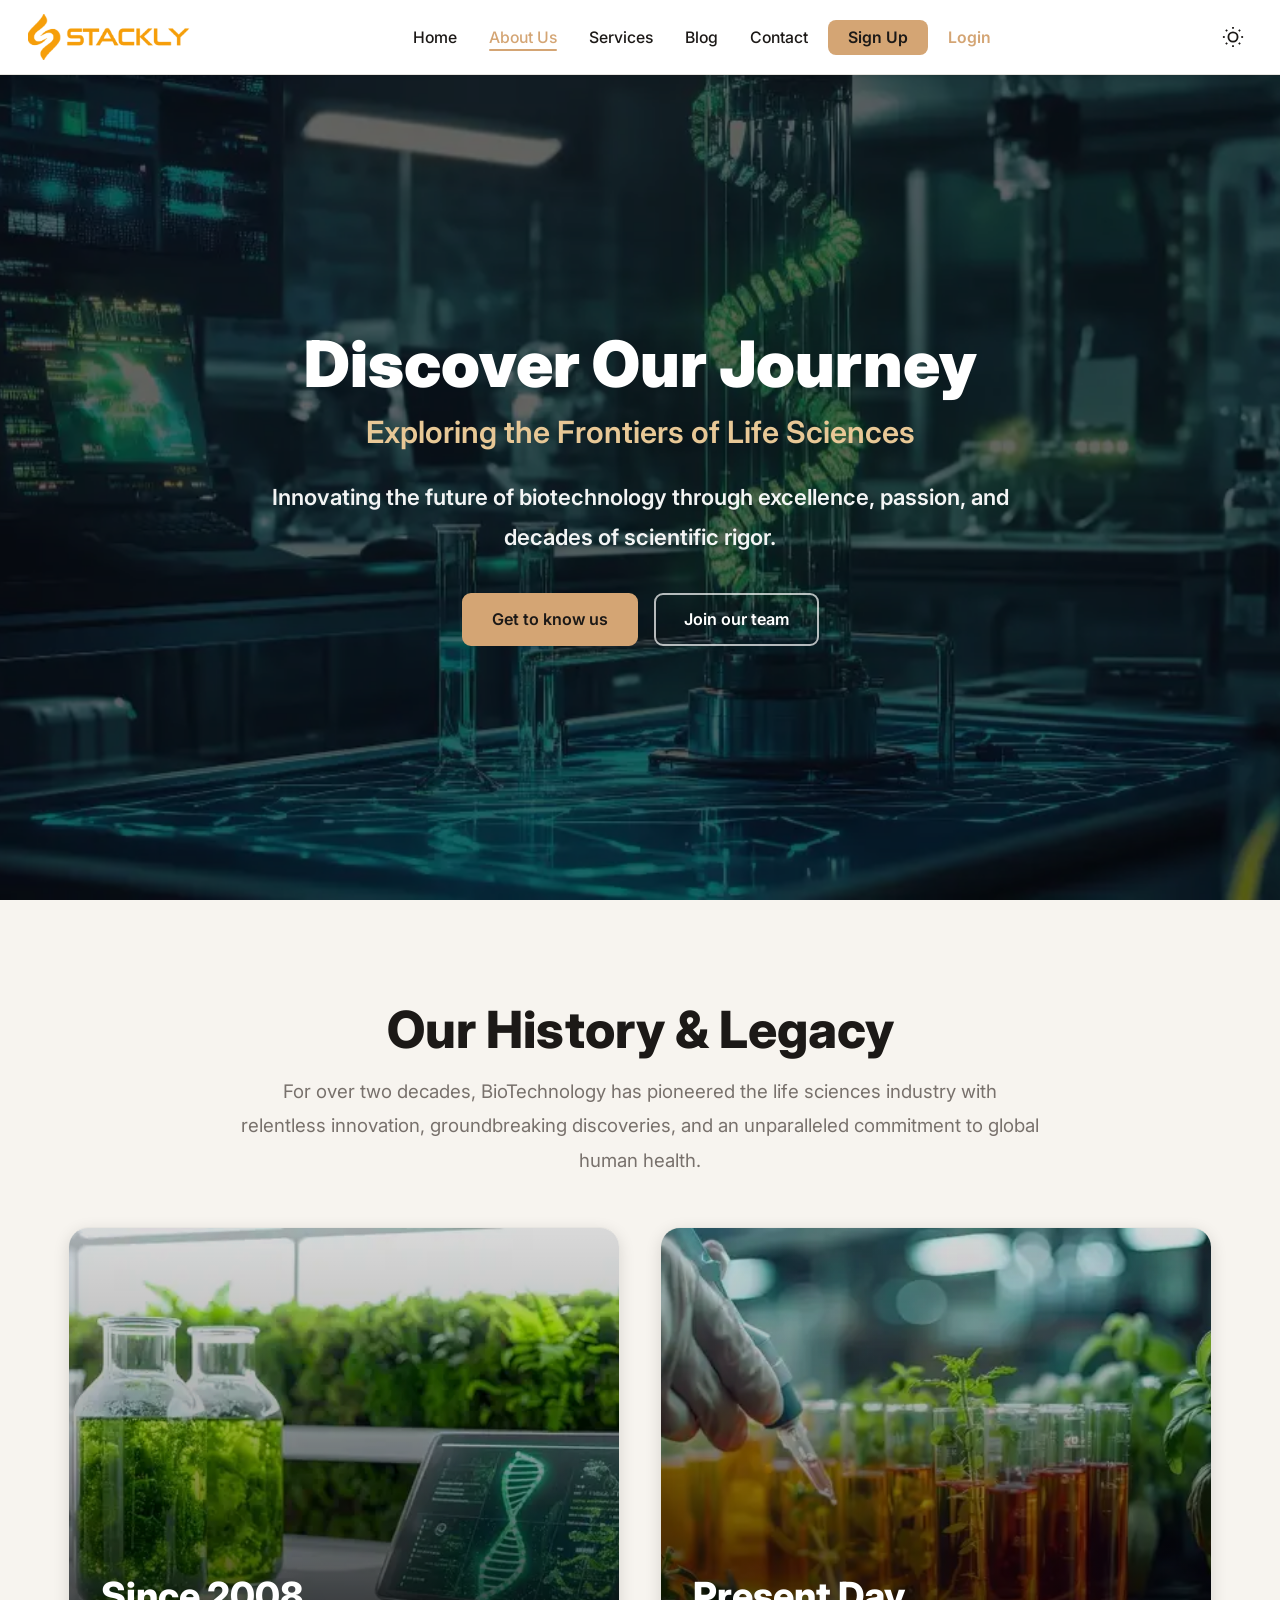
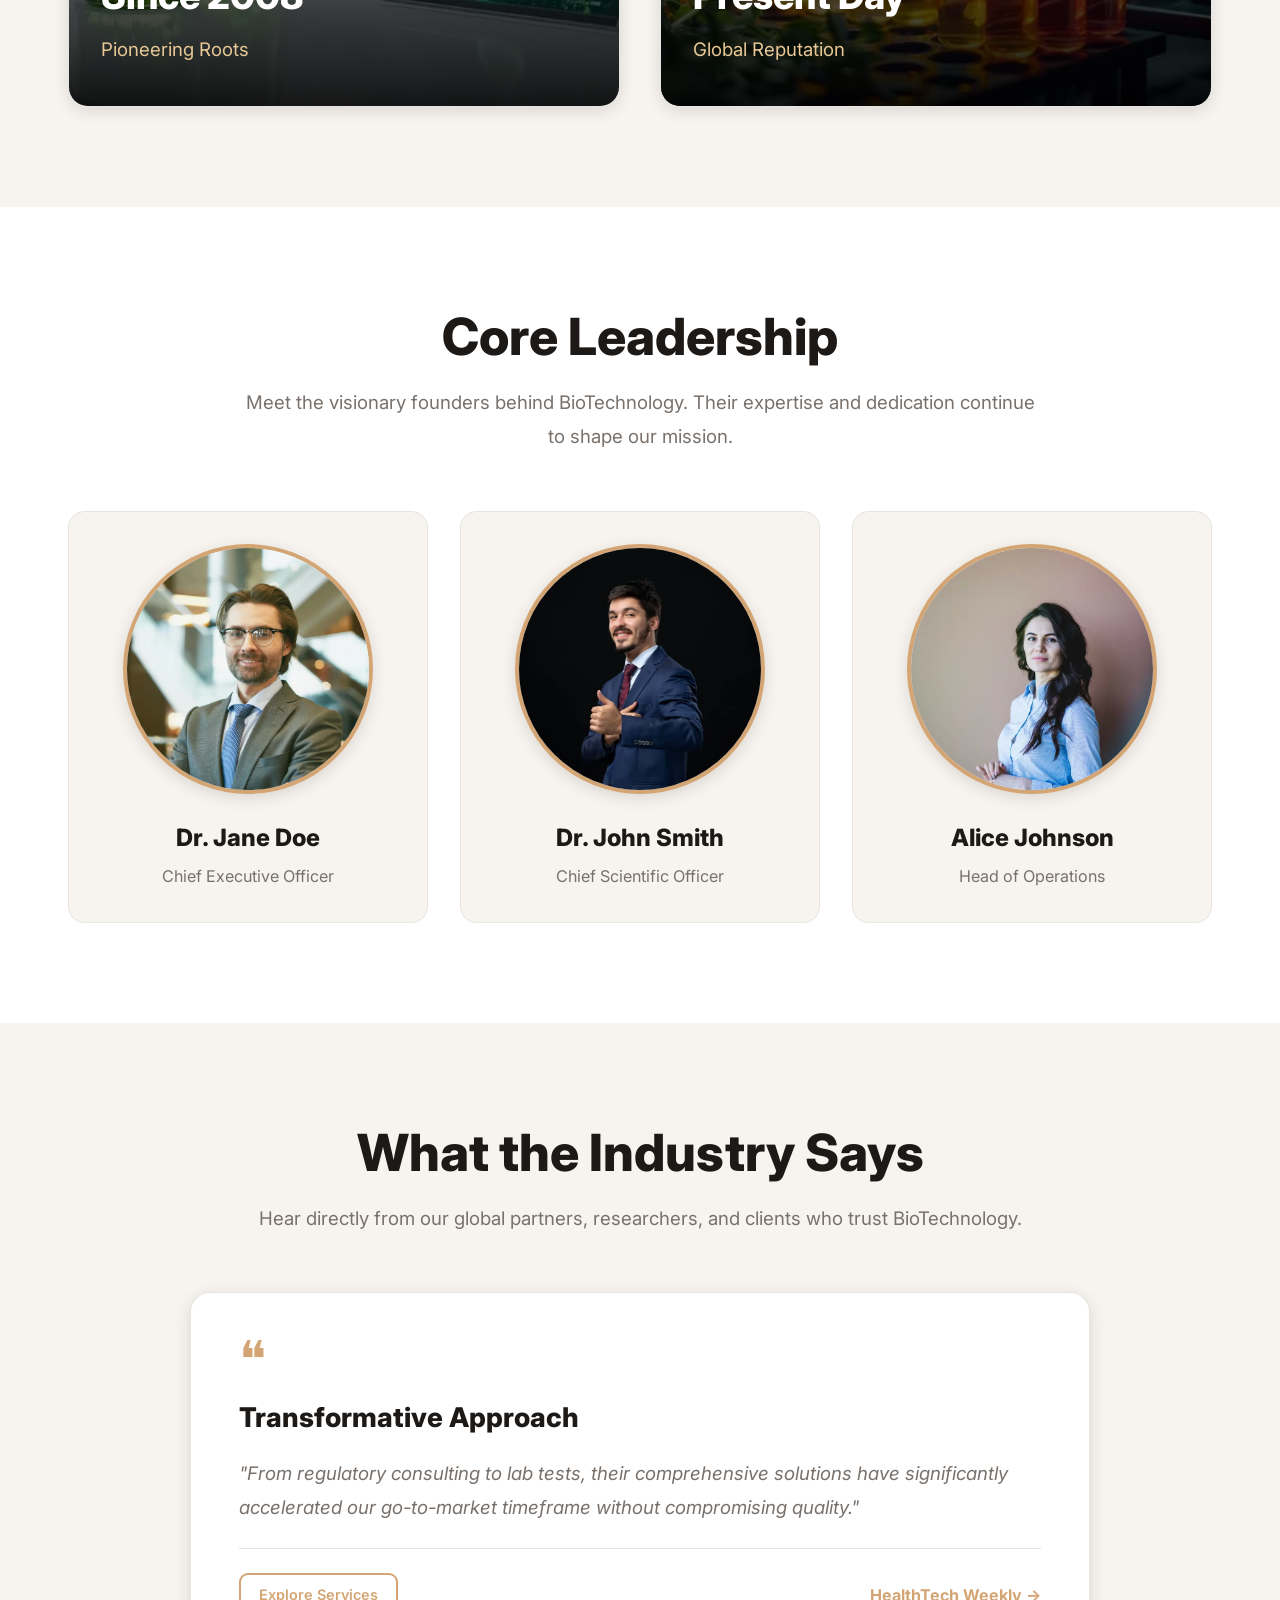
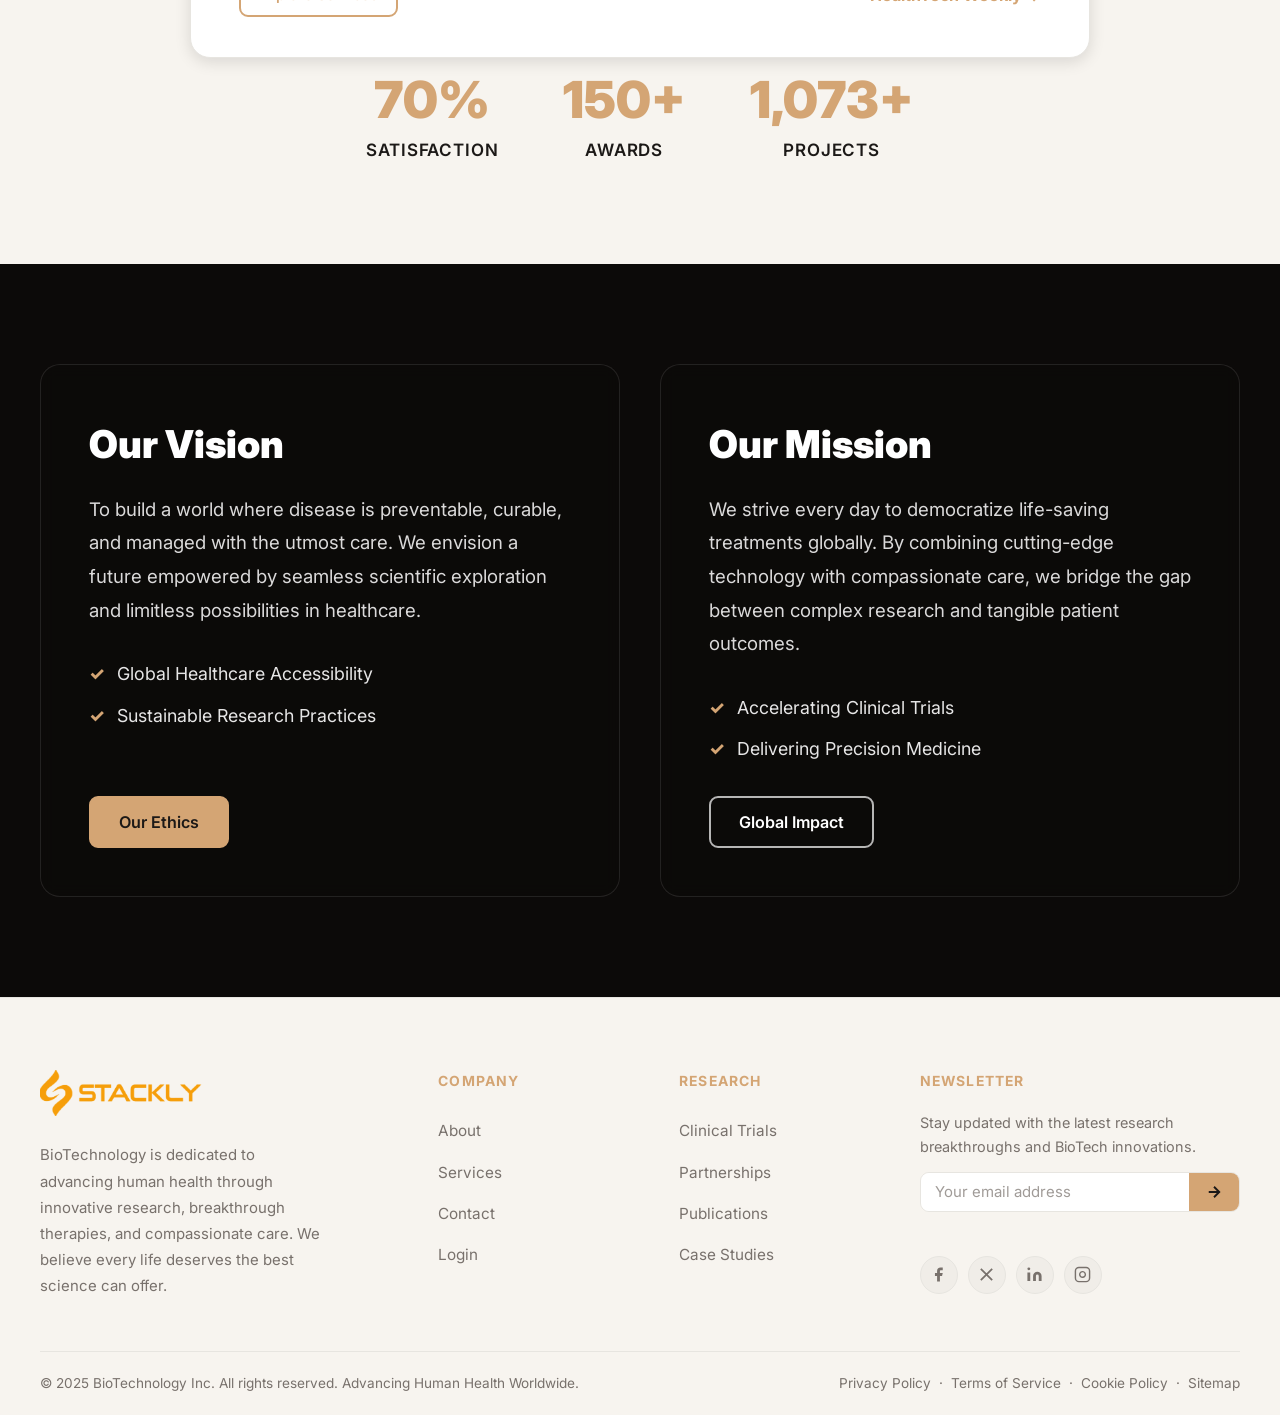
<file: pages/about.html>
<!doctype html>
<html lang="en" data-theme="light">
  <head>
    <meta charset="UTF-8" />
    <meta name="viewport" content="width=device-width, initial-scale=1.0" />
    <meta name="description" content="About BioTechnology - Discover our history, founders, and mission to advance life sciences." />
    <title>About Us - BioTechnology</title>

    <!-- Favicon -->
    <link rel="icon" type="image/svg+xml" href="data:image/svg+xml,%3Csvg xmlns='http://www.w3.org/2000/svg' viewBox='0 0 100 100'%3E%3Cdefs%3E%3ClinearGradient id='g' x1='0%25' y1='0%25' x2='100%25' y2='100%25'%3E%3Cstop offset='0%25' style='stop-color:%23D4A574'/%3E%3Cstop offset='100%25' style='stop-color:%23C17E3A'/%3E%3C/linearGradient%3E%3C/defs%3E%3Ccircle cx='50' cy='50' r='48' fill='url(%23g)'/%3E%3Cellipse cx='50' cy='30' rx='10' ry='16' fill='none' stroke='%23fff' stroke-width='3'/%3E%3Cellipse cx='50' cy='70' rx='10' ry='16' fill='none' stroke='%23fff' stroke-width='3'/%3E%3Cline x1='40' y1='38' x2='60' y2='38' stroke='%23fff' stroke-width='2.5'/%3E%3Cline x1='40' y1='50' x2='60' y2='50' stroke='%23fff' stroke-width='2.5'/%3E%3Cline x1='40' y1='62' x2='60' y2='62' stroke='%23fff' stroke-width='2.5'/%3E%3C/svg%3E" />

    <!-- Google Fonts -->
    <link rel="preconnect" href="https://fonts.googleapis.com" />
    <link rel="preconnect" href="https://fonts.gstatic.com" crossorigin />
    <link href="https://fonts.googleapis.com/css2?family=Inter:wght@300;400;500;600;700;800;900&display=swap" rel="stylesheet" />

    <link rel="stylesheet" href="../css/style.css" />
    <link rel="stylesheet" href="../css/about.css" />
  </head>
  <body>

    <!-- ===================== LOADER ===================== -->
    <div class="loader" id="loader" aria-hidden="true" role="status">
      <div class="loader-dna">
        <div class="dna-strand">
          <span></span><span></span><span></span>
          <span></span><span></span><span></span>
        </div>
      </div>
      <p class="loader-text">BioTechnology</p>
    </div>

    <!-- ===================== HEADER ===================== -->
    <header class="header" id="header">
      <div class="header-container">
        <!-- Logo -->
        <div class="logo-section">
          <a href="../index.html" class="logo-link" aria-label="BioTechnology Home">
            <img src="../assets/Home1/Header/logo.webp" alt="BioTechnology Logo" class="logo" id="logo" />
          </a>
        </div>

        <!-- Desktop Nav -->
        <nav class="nav-desktop" id="navDesktop" aria-label="Main navigation">
          <ul class="nav-list" role="list">
            <li><a href="../index.html" class="nav-link">Home</a></li>
            <li><a href="./about.html" class="nav-link active-nav">About Us</a></li>
            <li><a href="./services.html" class="nav-link">Services</a></li>
            <li><a href="./blog.html" class="nav-link">Blog</a></li>
            <li><a href="./contact.html" class="nav-link">Contact</a></li>
            <li><a href="./signup.html" class="nav-link nav-signup">Sign Up</a></li>
            <li><a href="./login.html" class="nav-link nav-login">Login</a></li>
          </ul>
        </nav>

        <!-- Header Actions -->
        <div class="header-actions">
          <button class="theme-toggle" id="themeToggle" aria-label="Toggle light/dark theme" title="Toggle Theme">
            <svg class="sun-icon" viewBox="0 0 24 24" fill="none" stroke="currentColor" stroke-width="2" aria-hidden="true">
              <circle cx="12" cy="12" r="5"></circle>
              <line x1="12" y1="1" x2="12" y2="3"></line>
              <line x1="12" y1="21" x2="12" y2="23"></line>
              <line x1="4.22" y1="4.22" x2="5.64" y2="5.64"></line>
              <line x1="18.36" y1="18.36" x2="19.78" y2="19.78"></line>
              <line x1="1" y1="12" x2="3" y2="12"></line>
              <line x1="21" y1="12" x2="23" y2="12"></line>
              <line x1="4.22" y1="19.78" x2="5.64" y2="18.36"></line>
              <line x1="18.36" y1="5.64" x2="19.78" y2="4.22"></line>
            </svg>
            <svg class="moon-icon" viewBox="0 0 24 24" fill="none" stroke="currentColor" stroke-width="2" aria-hidden="true">
              <path d="M21 12.79A9 9 0 1 1 11.21 3 7 7 0 0 0 21 12.79z"></path>
            </svg>
          </button>
          <button class="hamburger-toggle" id="hamburgerToggle" aria-label="Open navigation menu" aria-expanded="false" aria-controls="hamburgerMenu">
            <span class="hamburger-line"></span>
            <span class="hamburger-line"></span>
            <span class="hamburger-line"></span>
          </button>
        </div>
      </div>
    </header>

    <!-- ===================== HAMBURGER OVERLAY ===================== -->
    <div class="hamburger-overlay" id="hamburgerOverlay" aria-hidden="true"></div>
    <div class="hamburger-menu" id="hamburgerMenu" role="dialog" aria-modal="true" aria-label="Navigation menu">
      <button class="hamburger-close" id="hamburgerClose" aria-label="Close navigation menu">&#x2715;</button>
      <nav class="hamburger-nav" aria-label="Mobile navigation">
        <ul class="hamburger-list" role="list">
          <li><a href="../index.html" class="hamburger-link">Home</a></li>
          <li><a href="./about.html" class="hamburger-link">About Us</a></li>
          <li><a href="./services.html" class="hamburger-link">Services</a></li>
          <li><a href="./blog.html" class="hamburger-link">Blog</a></li>
          <li><a href="./contact.html" class="hamburger-link">Contact</a></li>
          <li><a href="./signup.html" class="hamburger-link hm-signup">Sign Up</a></li>
          <li><a href="./login.html" class="hamburger-link hm-login">Login</a></li>
          <li class="hm-theme-row">
            <button class="theme-toggle hm-theme-btn" id="hamburgerThemeToggle" aria-label="Toggle theme">
              <svg class="sun-icon" viewBox="0 0 24 24" fill="none" stroke="currentColor" stroke-width="2" aria-hidden="true">
                <circle cx="12" cy="12" r="5"></circle>
                <line x1="12" y1="1" x2="12" y2="3"></line>
                <line x1="12" y1="21" x2="12" y2="23"></line>
                <line x1="4.22" y1="4.22" x2="5.64" y2="5.64"></line>
                <line x1="18.36" y1="18.36" x2="19.78" y2="19.78"></line>
                <line x1="1" y1="12" x2="3" y2="12"></line>
                <line x1="21" y1="12" x2="23" y2="12"></line>
                <line x1="4.22" y1="19.78" x2="5.64" y2="18.36"></line>
                <line x1="18.36" y1="5.64" x2="19.78" y2="4.22"></line>
              </svg>
              <svg class="moon-icon" viewBox="0 0 24 24" fill="none" stroke="currentColor" stroke-width="2" aria-hidden="true">
                <path d="M21 12.79A9 9 0 1 1 11.21 3 7 7 0 0 0 21 12.79z"></path>
              </svg>
              <span class="hm-theme-label">Switch Theme</span>
            </button>
          </li>
        </ul>
      </nav>
    </div>

    <!-- ===================== SECTION 1: HERO CAROUSEL ===================== -->
    <section class="about-hero" aria-label="About Us Hero">
      <div class="hero-carousel" id="heroCarousel" aria-hidden="true">
        <div class="carousel-slide active" style="background-image: url('../assets/About/heroBg2.webp');"></div>
        <div class="carousel-slide" style="background-image: url('../assets/About/heroBg1.webp');"></div>
      </div>
      <div class="hero-carousel-overlay" aria-hidden="true"></div>
      
      <div class="about-hero-content">
        <h1 class="about-hero-title">Discover Our Journey</h1>
        <h3 class="about-hero-subtitle">Exploring the Frontiers of Life Sciences</h3>
        <p class="about-hero-para">Innovating the future of biotechnology through excellence, passion, and decades of scientific rigor.</p>
        <div class="about-hero-btns">
          <a href="./error.html" class="btn btn-amber-solid">Get to know us</a>
          <a href="./error.html" class="btn btn-secondary">Join our team</a>
        </div>
      </div>
    </section>

    <!-- ===================== SECTION 2: HISTORY ===================== -->
    <section class="history-section fade-section" aria-label="Our History">
      <div class="section-container">
        <h1 class="section-title">Our History &amp; Legacy</h1>
        <p class="section-description">For over two decades, BioTechnology has pioneered the life sciences industry with relentless innovation, groundbreaking discoveries, and an unparalleled commitment to global human health.</p>
        <div class="history-wrapper">
          <div class="history-card">
            <img src="../assets/About/grid1.webp" alt="Early History" class="history-img" />
            <div class="history-content">
              <h1 class="history-title">Since 2008</h1>
              <h5 class="history-subtitle">Pioneering Roots</h5>
              <div class="history-hover-content">
                <a href="./error.html" class="btn btn-amber-solid">Read Our Story</a>
              </div>
            </div>
            <div class="history-overlay"></div>
          </div>
          
          <div class="history-card">
            <img src="../assets/About/grid2.webp" alt="Recent Development" class="history-img" />
            <div class="history-content">
              <h1 class="history-title">Present Day</h1>
              <h5 class="history-subtitle">Global Reputation</h5>
              <div class="history-hover-content">
                <a href="./error.html" class="btn btn-amber-solid">View Achievements</a>
              </div>
            </div>
            <div class="history-overlay"></div>
          </div>
        </div>
      </div>
    </section>

    <!-- ===================== SECTION 3: FOUNDERS GRID ===================== -->
    <section class="founders-section fade-section" aria-label="Core Leadership">
      <div class="section-container">
        <h1 class="section-title">Core Leadership</h1>
        <p class="section-description">Meet the visionary founders behind BioTechnology. Their expertise and dedication continue to shape our mission.</p>
        
        <div class="founders-grid">
          <!-- Founder 1 -->
          <div class="founder-box fade-in">
            <div class="founder-img-wrap">
              <img src="../assets/About/1.webp" alt="Jane Doe" class="founder-img" />
            </div>
            <div class="founder-default">
              <h1 class="founder-name">Dr. Jane Doe</h1>
              <p class="founder-role">Chief Executive Officer</p>
            </div>
            <div class="founder-hover">
              <div class="founder-socials">
                <a href="./error.html" aria-label="LinkedIn" class="fsocial-btn"><svg viewBox="0 0 24 24" fill="currentColor"><path d="M16 8a6 6 0 0 1 6 6v7h-4v-7a2 2 0 0 0-2-2 2 2 0 0 0-2 2v7h-4v-7a6 6 0 0 1 6-6zM2 9h4v12H2z"></path><circle cx="4" cy="4" r="2"></circle></svg></a>
                <a href="./error.html" aria-label="Twitter" class="fsocial-btn"><svg viewBox="0 0 24 24" fill="none" stroke="currentColor" stroke-width="2.5"><path d="M4 4l16 16m0-16L4 20"></path></svg></a>
                <a href="./error.html" aria-label="Email" class="fsocial-btn"><svg viewBox="0 0 24 24" fill="none" stroke="currentColor" stroke-width="2"><path d="M4 4h16c1.1 0 2 .9 2 2v12c0 1.1-.9 2-2 2H4c-1.1 0-2-.9-2-2V6c0-1.1.9-2 2-2z"></path><polyline points="22,6 12,13 2,6"></polyline></svg></a>
              </div>
            </div>
          </div>

          <!-- Founder 2 -->
          <div class="founder-box fade-in">
            <div class="founder-img-wrap">
              <img src="../assets/About/2.webp" alt="John Smith" class="founder-img" />
            </div>
            <div class="founder-default">
              <h1 class="founder-name">Dr. John Smith</h1>
              <p class="founder-role">Chief Scientific Officer</p>
            </div>
            <div class="founder-hover">
              <div class="founder-socials">
                <a href="./error.html" aria-label="LinkedIn" class="fsocial-btn"><svg viewBox="0 0 24 24" fill="currentColor"><path d="M16 8a6 6 0 0 1 6 6v7h-4v-7a2 2 0 0 0-2-2 2 2 0 0 0-2 2v7h-4v-7a6 6 0 0 1 6-6zM2 9h4v12H2z"></path><circle cx="4" cy="4" r="2"></circle></svg></a>
                <a href="./error.html" aria-label="Twitter" class="fsocial-btn"><svg viewBox="0 0 24 24" fill="none" stroke="currentColor" stroke-width="2.5"><path d="M4 4l16 16m0-16L4 20"></path></svg></a>
                <a href="./error.html" aria-label="Email" class="fsocial-btn"><svg viewBox="0 0 24 24" fill="none" stroke="currentColor" stroke-width="2"><path d="M4 4h16c1.1 0 2 .9 2 2v12c0 1.1-.9 2-2 2H4c-1.1 0-2-.9-2-2V6c0-1.1.9-2 2-2z"></path><polyline points="22,6 12,13 2,6"></polyline></svg></a>
              </div>
            </div>
          </div>

          <!-- Founder 3 -->
          <div class="founder-box fade-in">
            <div class="founder-img-wrap">
              <img src="../assets/About/3.webp" alt="Alice Johnson" class="founder-img" />
            </div>
            <div class="founder-default">
              <h1 class="founder-name">Alice Johnson</h1>
              <p class="founder-role">Head of Operations</p>
            </div>
            <div class="founder-hover">
              <div class="founder-socials">
                <a href="./error.html" aria-label="LinkedIn" class="fsocial-btn"><svg viewBox="0 0 24 24" fill="currentColor"><path d="M16 8a6 6 0 0 1 6 6v7h-4v-7a2 2 0 0 0-2-2 2 2 0 0 0-2 2v7h-4v-7a6 6 0 0 1 6-6zM2 9h4v12H2z"></path><circle cx="4" cy="4" r="2"></circle></svg></a>
                <a href="./error.html" aria-label="Twitter" class="fsocial-btn"><svg viewBox="0 0 24 24" fill="none" stroke="currentColor" stroke-width="2.5"><path d="M4 4l16 16m0-16L4 20"></path></svg></a>
                <a href="./error.html" aria-label="Email" class="fsocial-btn"><svg viewBox="0 0 24 24" fill="none" stroke="currentColor" stroke-width="2"><path d="M4 4h16c1.1 0 2 .9 2 2v12c0 1.1-.9 2-2 2H4c-1.1 0-2-.9-2-2V6c0-1.1.9-2 2-2z"></path><polyline points="22,6 12,13 2,6"></polyline></svg></a>
              </div>
            </div>
          </div>

        </div>
      </div>
    </section>

    <!-- ===================== SECTION 4: TESTIMONIALS (AUTO UP-TO-UP) ===================== -->
    <section class="testimonials-section fade-section" aria-label="Client Feedbacks">
      <div class="section-container">
        <h1 class="section-title">What the Industry Says</h1>
        <p class="section-description">Hear directly from our global partners, researchers, and clients who trust BioTechnology.</p>
        
        <div class="testimonial-slider-wrap">
          <div class="testimonial-track" id="testimonialTrack">
            
            <div class="test-card">
              <div class="test-nota">❝</div>
              <h1 class="test-title">Unmatched Precision</h1>
              <p class="test-para">"BioTechnology provided us with the clinical data insights we desperately needed. Their team is exceptionally brilliant, ensuring all deliverables exceeded expectations."</p>
              <div class="test-footer">
                <a href="./error.html" class="btn btn-amber-outline btn-sm">Read Case Study</a>
                <a href="./error.html" class="test-link">Forbes Review →</a>
              </div>
            </div>
            
            <div class="test-card">
              <div class="test-nota">❝</div>
              <h1 class="test-title">Transformative Approach</h1>
              <p class="test-para">"From regulatory consulting to lab tests, their comprehensive solutions have significantly accelerated our go-to-market timeframe without compromising quality."</p>
              <div class="test-footer">
                <a href="./error.html" class="btn btn-amber-outline btn-sm">Explore Services</a>
                <a href="./error.html" class="test-link">HealthTech Weekly →</a>
              </div>
            </div>

            <div class="test-card">
              <div class="test-nota">❝</div>
              <h1 class="test-title">World-class Expertise</h1>
              <p class="test-para">"We partnered with BioTechnology for Phase III trials, and the rigor they brought to the oversight was simply phenomenal. A trusted ally in science."</p>
              <div class="test-footer">
                <a href="./error.html" class="btn btn-amber-outline btn-sm">Our Research</a>
                <a href="./error.html" class="test-link">Global Med Journal →</a>
              </div>
            </div>

            <div class="test-card">
              <div class="test-nota">❝</div>
              <h1 class="test-title">Patient-First Culture</h1>
              <p class="test-para">"It is rare to find an organization that pairs top-tier technological prowess with such deep empathy for end-patients. They are the gold standard."</p>
              <div class="test-footer">
                <a href="./error.html" class="btn btn-amber-outline btn-sm">About Culture</a>
                <a href="./error.html" class="test-link">Ethics Board →</a>
              </div>
            </div>

          </div>
        </div>
        
        <!-- Stats inline as requested in "number countup in all pages" -->
        <div class="test-stats fade-in">
           <div class="ts-box">
             <h2><span class="countup" data-target="98">0</span>%</h2>
             <p>Satisfaction</p>
           </div>
           <div class="ts-box">
             <h2><span class="countup" data-target="210">0</span>+</h2>
             <p>Awards</p>
           </div>
           <div class="ts-box">
             <h2><span class="countup" data-target="1500">0</span>+</h2>
             <p>Projects</p>
           </div>
        </div>

      </div>
    </section>

    <!-- ===================== SECTION 5: VISION & MISSION ===================== -->
    <section class="vision-section fade-section" aria-label="Our Core Mission">
      <!-- Fixed backgrounds -->
      <div class="vision-bg bg-left" style="background-image: url('../assets/About/mission.webp');" aria-hidden="true"></div>
      <div class="vision-bg bg-right" style="background-image: url('../assets/About/vision.webp');" aria-hidden="true"></div>
      <div class="vision-overlay"></div>

      <div class="vision-grid-content">
        <div class="vision-text-box fade-in">
          <h1 class="vision-title">Our Vision</h1>
          <p class="vision-para">To build a world where disease is preventable, curable, and managed with the utmost care. We envision a future empowered by seamless scientific exploration and limitless possibilities in healthcare.</p>
          <ul class="vision-list">
            <li><span aria-hidden="true">✓</span> Global Healthcare Accessibility</li>
            <li><span aria-hidden="true">✓</span> Sustainable Research Practices</li>
          </ul>
          <a href="./error.html" class="btn btn-amber-solid">Our Ethics</a>
        </div>
        <div class="vision-text-box fade-in delay-1">
          <h1 class="vision-title">Our Mission</h1>
          <p class="vision-para">We strive every day to democratize life-saving treatments globally. By combining cutting-edge technology with compassionate care, we bridge the gap between complex research and tangible patient outcomes.</p>
          <ul class="vision-list">
            <li><span aria-hidden="true">✓</span> Accelerating Clinical Trials</li>
            <li><span aria-hidden="true">✓</span> Delivering Precision Medicine</li>
          </ul>
          <a href="./error.html" class="btn btn-secondary">Global Impact</a>
        </div>
      </div>
    </section>

    <!-- ===================== FOOTER ===================== -->
    <footer class="footer" id="footer">
      <div class="footer-container">

        <!-- Col 1: Logo + Para -->
        <div class="footer-col footer-col-brand">
          <a href="../index.html" class="footer-logo-link" aria-label="BioTechnology Home">
            <img src="../assets/Home1/Header/logo.webp" alt="BioTechnology Logo" class="footer-logo" id="footerLogo" />
          </a>
          <p class="footer-brand-para">
            BioTechnology is dedicated to advancing human health through innovative research, breakthrough therapies, and compassionate care. We believe every life deserves the best science can offer.
          </p>
        </div>

        <!-- Col 2: Company -->
        <div class="footer-col">
          <h4 class="footer-col-heading">Company</h4>
          <ul class="footer-col-links" role="list">
            <li><a href="./about.html" class="footer-link">About</a></li>
            <li><a href="./services.html" class="footer-link">Services</a></li>
            <li><a href="./contact.html" class="footer-link">Contact</a></li>
            <li><a href="./login.html" class="footer-link">Login</a></li>
          </ul>
        </div>

        <!-- Col 3: Research -->
        <div class="footer-col">
          <h4 class="footer-col-heading">Research</h4>
          <ul class="footer-col-links" role="list">
            <li><a href="./error.html" class="footer-link">Clinical Trials</a></li>
            <li><a href="./error.html" class="footer-link">Partnerships</a></li>
            <li><a href="./error.html" class="footer-link">Publications</a></li>
            <li><a href="./error.html" class="footer-link">Case Studies</a></li>
          </ul>
        </div>

        <!-- Col 4: Newsletter + Social -->
        <div class="footer-col">
          <h4 class="footer-col-heading">Newsletter</h4>
          <p class="footer-newsletter-desc">Stay updated with the latest research breakthroughs and BioTech innovations.</p>
          <form class="footer-newsletter-form" id="newsletterForm" novalidate>
            <div class="footer-newsletter-row">
              <label for="newsletterEmail" class="sr-only">Email address</label>
              <input type="email" id="newsletterEmail" name="email" placeholder="Your email address" class="footer-newsletter-input" autocomplete="email" required />
              <button type="submit" class="footer-newsletter-btn" aria-label="Subscribe to newsletter">
                <svg viewBox="0 0 24 24" fill="none" stroke="currentColor" stroke-width="2.5" aria-hidden="true">
                  <line x1="5" y1="12" x2="19" y2="12"></line>
                  <polyline points="12 5 19 12 12 19"></polyline>
                </svg>
              </button>
            </div>
            <p class="footer-newsletter-err" id="newsletterErr" role="alert" aria-live="polite"></p>
          </form>

          <div class="footer-social" aria-label="Social media links">
            <a href="./error.html" class="social-btn" aria-label="Follow us on Facebook" title="Facebook">
              <svg viewBox="0 0 24 24" fill="currentColor" aria-hidden="true"><path d="M18 2h-3a5 5 0 0 0-5 5v3H7v4h3v8h4v-8h3l1-4h-4V7a1 1 0 0 1 1-1h3z"></path></svg>
            </a>
            <a href="./error.html" class="social-btn" aria-label="Follow us on Twitter/X" title="Twitter/X">
              <svg viewBox="0 0 24 24" fill="currentColor" aria-hidden="true"><path d="M4 4l16 16m0-16L4 20" stroke="currentColor" stroke-width="2.5" fill="none"></path></svg>
            </a>
            <a href="./error.html" class="social-btn" aria-label="Follow us on LinkedIn" title="LinkedIn">
              <svg viewBox="0 0 24 24" fill="currentColor" aria-hidden="true"><path d="M16 8a6 6 0 0 1 6 6v7h-4v-7a2 2 0 0 0-2-2 2 2 0 0 0-2 2v7h-4v-7a6 6 0 0 1 6-6zM2 9h4v12H2z"></path><circle cx="4" cy="4" r="2"></circle></svg>
            </a>
            <a href="./error.html" class="social-btn" aria-label="Follow us on Instagram" title="Instagram">
              <svg viewBox="0 0 24 24" fill="none" stroke="currentColor" stroke-width="2" aria-hidden="true"><rect x="2" y="2" width="20" height="20" rx="5" ry="5"></rect><path d="M16 11.37A4 4 0 1 1 12.63 8 4 4 0 0 1 16 11.37z"></path><line x1="17.5" y1="6.5" x2="17.51" y2="6.5"></line></svg>
            </a>
          </div>
        </div>
      </div>

      <!-- Mini Footer / Copyright Strip -->
      <div class="footer-bottom">
        <div class="footer-bottom-inner">
          <p class="footer-copy">&copy; 2025 BioTechnology Inc. All rights reserved. Advancing Human Health Worldwide.</p>
          <nav class="footer-bottom-links" aria-label="Legal links">
            <a href="./error.html" class="footer-bottom-link">Privacy Policy</a>
            <span aria-hidden="true">·</span>
            <a href="./error.html" class="footer-bottom-link">Terms of Service</a>
            <span aria-hidden="true">·</span>
            <a href="./error.html" class="footer-bottom-link">Cookie Policy</a>
            <span aria-hidden="true">·</span>
            <a href="./error.html" class="footer-bottom-link">Sitemap</a>
          </nav>
        </div>
      </div>
    </footer>

    <!-- ===================== SCROLL TO TOP ===================== -->
    <button class="scroll-to-top" id="scrollToTop" aria-label="Scroll to top of page" title="Scroll to top">
      <svg viewBox="0 0 24 24" fill="none" stroke="currentColor" stroke-width="2.5" aria-hidden="true">
        <polyline points="18 15 12 9 6 15"></polyline>
      </svg>
    </button>

    <!-- ===================== SCRIPTS ===================== -->
    <script>
      /* 1. LOADER */
      (function () {
        var loader = document.getElementById('loader');
        function hideLoader() {
          loader.classList.add('fade-out');
          setTimeout(function () {
            loader.style.display = 'none';
            loader.setAttribute('aria-hidden', 'true');
          }, 600);
        }
        window.addEventListener('load', function () { setTimeout(hideLoader, 600); });
        window.addEventListener('pageshow', function (e) {
          if (e.persisted) { loader.style.display = 'none'; loader.setAttribute('aria-hidden', 'true'); }
        });
      })();

      /* 2. THEME TOGGLE */
      (function () {
        var html = document.documentElement;
        var saved = localStorage.getItem('bt-theme') || 'light';
        html.setAttribute('data-theme', saved);
        document.querySelectorAll('.theme-toggle').forEach(function (btn) {
          btn.addEventListener('click', function () {
            var curr = html.getAttribute('data-theme');
            var next = curr === 'light' ? 'dark' : 'light';
            html.setAttribute('data-theme', next);
            localStorage.setItem('bt-theme', next);
          });
        });
      })();

      /* 3. HAMBURGER MENU */
      (function () {
        var toggle = document.getElementById('hamburgerToggle');
        var menu = document.getElementById('hamburgerMenu');
        var overlay = document.getElementById('hamburgerOverlay');
        var closeBtn = document.getElementById('hamburgerClose');
        function openMenu() {
          menu.classList.add('open'); overlay.classList.add('open');
          toggle.setAttribute('aria-expanded', 'true'); document.body.style.overflow = 'hidden';
        }
        function closeMenu() {
          menu.classList.remove('open'); overlay.classList.remove('open');
          toggle.setAttribute('aria-expanded', 'false'); document.body.style.overflow = '';
        }
        toggle.addEventListener('click', function (e) {
          e.stopPropagation(); menu.classList.contains('open') ? closeMenu() : openMenu();
        });
        closeBtn.addEventListener('click', closeMenu); overlay.addEventListener('click', closeMenu);
        menu.querySelectorAll('.hamburger-link').forEach(function (link) { link.addEventListener('click', closeMenu); });
        document.addEventListener('keydown', function (e) {
          if (e.key === 'Escape' && menu.classList.contains('open')) closeMenu();
        });
      })();

      /* 4. HEADER SCROLL EFFECT */
      (function () {
        var header = document.getElementById('header');
        window.addEventListener('scroll', function () {
          if (window.scrollY > 50) header.classList.add('scrolled');
          else header.classList.remove('scrolled');
        });
      })();

      /* 5. SCROLL TO TOP */
      (function () {
        var btn = document.getElementById('scrollToTop');
        window.addEventListener('scroll', function () { btn.classList.toggle('visible', window.scrollY > 400); });
        btn.addEventListener('click', function () { window.scrollTo({ top: 0, behavior: 'smooth' }); });
      })();

      /* 6. FADE-IN ON SCROLL */
      (function () {
        var io = new IntersectionObserver(function (entries) {
          entries.forEach(function (entry) {
            if (entry.isIntersecting) {
               entry.target.classList.add('visible'); io.unobserve(entry.target);
            }
          });
        }, { threshold: 0.12, rootMargin: '0px 0px -60px 0px' });
        document.querySelectorAll('.fade-in').forEach(function (el) { io.observe(el); });

        var sio = new IntersectionObserver(function (entries) {
          entries.forEach(function (entry) {
            if (entry.isIntersecting) {
               entry.target.classList.add('section-visible'); sio.unobserve(entry.target);
            }
          });
        }, { threshold: 0.08 });
        document.querySelectorAll('.fade-section').forEach(function (el) { sio.observe(el); });
      })();

      /* 7. COUNTUP ANIMATION */
      (function () {
        var cio = new IntersectionObserver(function (entries) {
          entries.forEach(function (entry) {
            if (entry.isIntersecting) {
              var el = entry.target;
              if (el.dataset.counted) return;
              el.dataset.counted = '1';
              var target = parseInt(el.getAttribute('data-target'), 10);
              var duration = 1800; var start = null;
              function step(ts) {
                if (!start) start = ts;
                var progress = Math.min((ts - start) / duration, 1);
                var eased = 1 - Math.pow(1 - progress, 3);
                el.textContent = Math.floor(eased * target).toLocaleString();
                if (progress < 1) requestAnimationFrame(step);
                else el.textContent = target.toLocaleString();
              }
              requestAnimationFrame(step);
              cio.unobserve(el);
            }
          });
        }, { threshold: 0.5 });
        document.querySelectorAll('.countup').forEach(function (el) { cio.observe(el); });
      })();

      /* 8. NEWSLETTER FORM VALIDATION */
      (function () {
        var form = document.getElementById('newsletterForm');
        var emailInput = document.getElementById('newsletterEmail');
        var errEl = document.getElementById('newsletterErr');
        if (!form) return;
        form.addEventListener('submit', function (e) {
          e.preventDefault();
          var val = emailInput.value.trim();
          var emailRegex = /^[^\s@]+@[^\s@]+\.[^\s@]{2,}$/;
          if (!val) { showErr('Please enter your email address.'); return; }
          if (!emailRegex.test(val)) { showErr('Please enter a valid email address.'); return; }
          window.location.href = './error.html';
        });
        function showErr(msg) {
          errEl.textContent = msg; errEl.style.color = '#e74c3c'; emailInput.focus();
        }
        emailInput.addEventListener('input', function () { errEl.textContent = ''; });
      })();

      /* 9. PAGE LEAVE LOADER */
      (function () {
        document.querySelectorAll('a[href]').forEach(function (a) {
          var href = a.getAttribute('href');
          if (href && !href.startsWith('#') && !href.startsWith('mailto') && !href.startsWith('tel') && !a.getAttribute('target')) {
            a.addEventListener('click', function (e) {
              var loader = document.getElementById('loader');
              if (loader) {
                loader.style.display = 'flex'; loader.style.opacity = '1'; loader.classList.remove('fade-out');
              }
            });
          }
        });
      })();

      /* 10. HERO CAROUSEL */
      (function() {
         let slides = document.querySelectorAll('.carousel-slide');
         if(slides.length < 2) return;
         let current = 0;
         setInterval(() => {
            slides[current].classList.remove('active');
            current = (current + 1) % slides.length;
            slides[current].classList.add('active');
         }, 2000);
      })();

      /* 11. TESTIMONIALS UP-TO-UP (VERTICAL SLIDER) */
      (function() {
         let track = document.getElementById('testimonialTrack');
         let cards = track ? track.querySelectorAll('.test-card') : [];
         if(cards.length < 2) return;
         
         let current = 0;
         // Setup: position all absolutely via JS or CSS. We'll use CSS classes.
         // Let's handle classes: current is 'active', next is 'next', others are 'out'
         function updateCards() {
            cards.forEach((c, i) => {
               c.className = 'test-card'; // reset
               if(i === current) {
                  c.classList.add('active');
               } else if (i === (current + 1) % cards.length) {
                  c.classList.add('next');
               } else {
                  c.classList.add('out');
               }
            });
         }
         updateCards();
         setInterval(() => {
            current = (current + 1) % cards.length;
            updateCards();
         }, 2000);
      })();
    </script>
  </body>
</html>
</file>
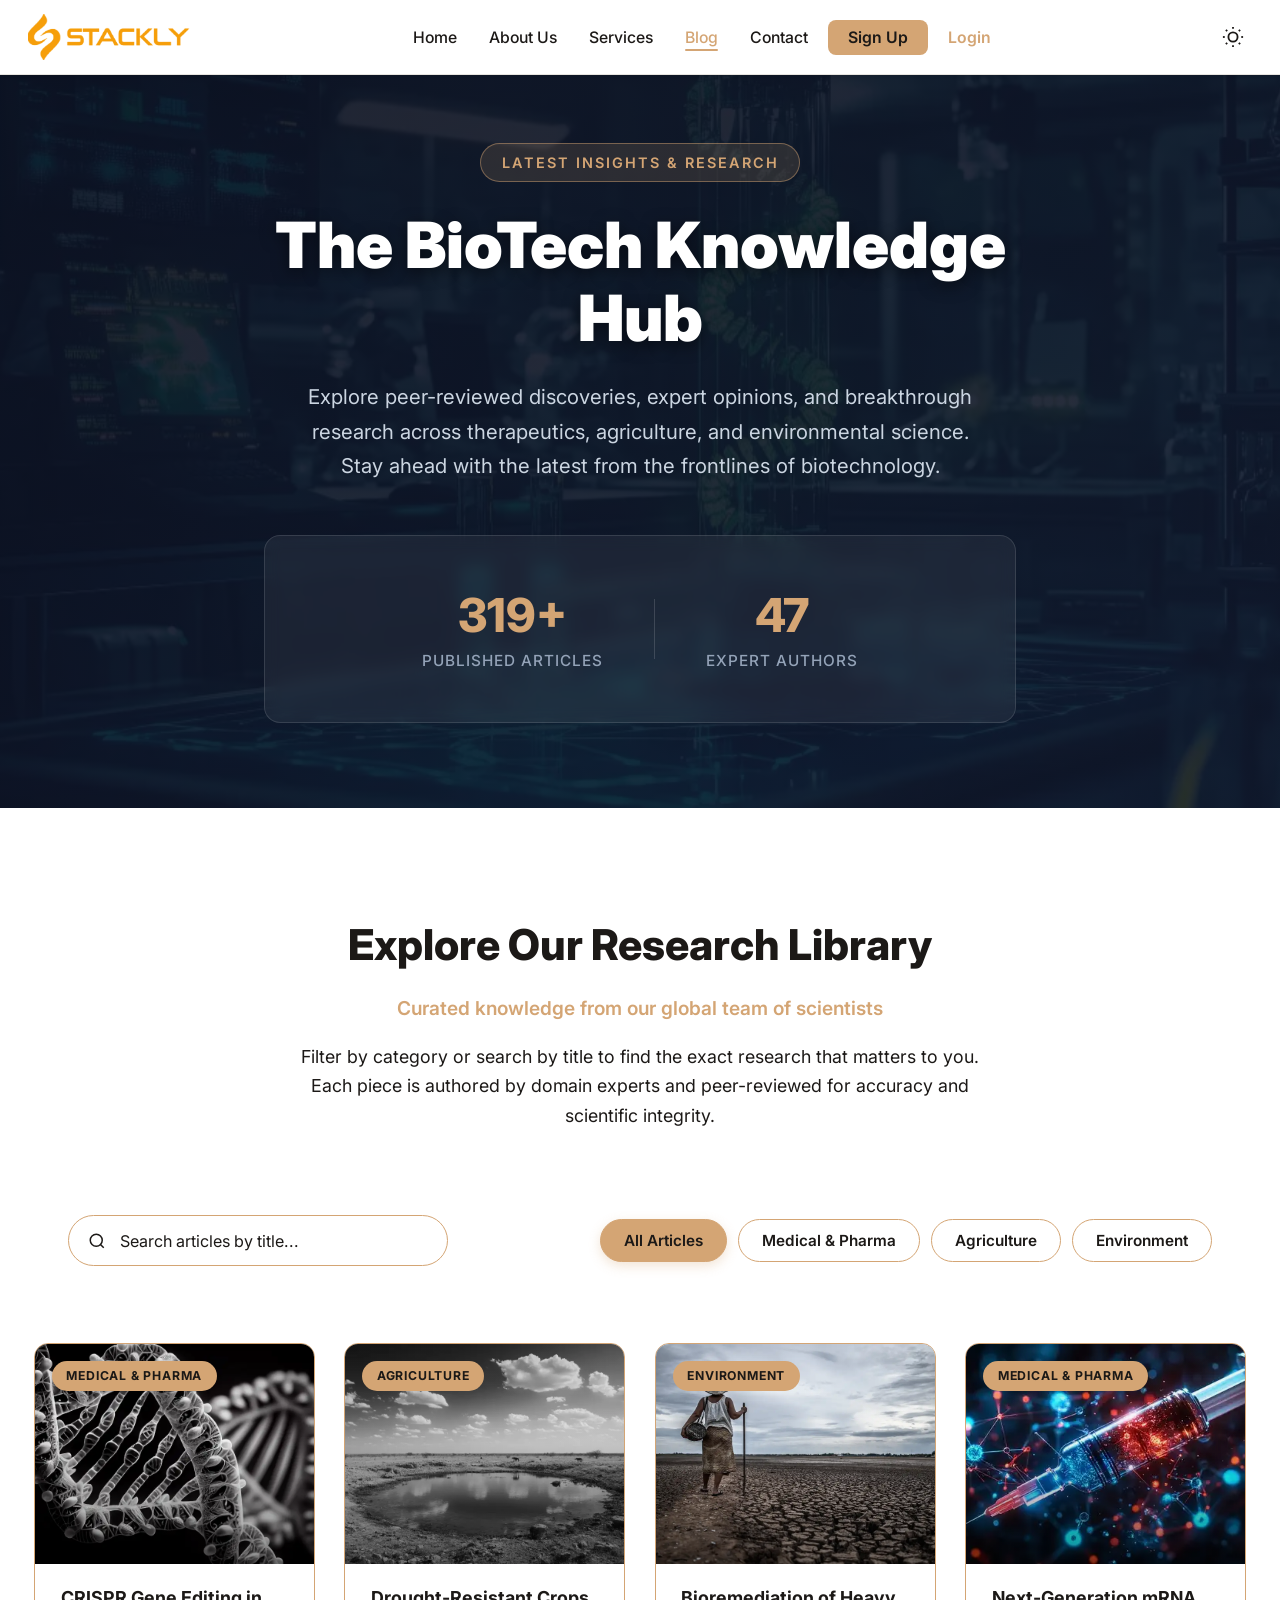
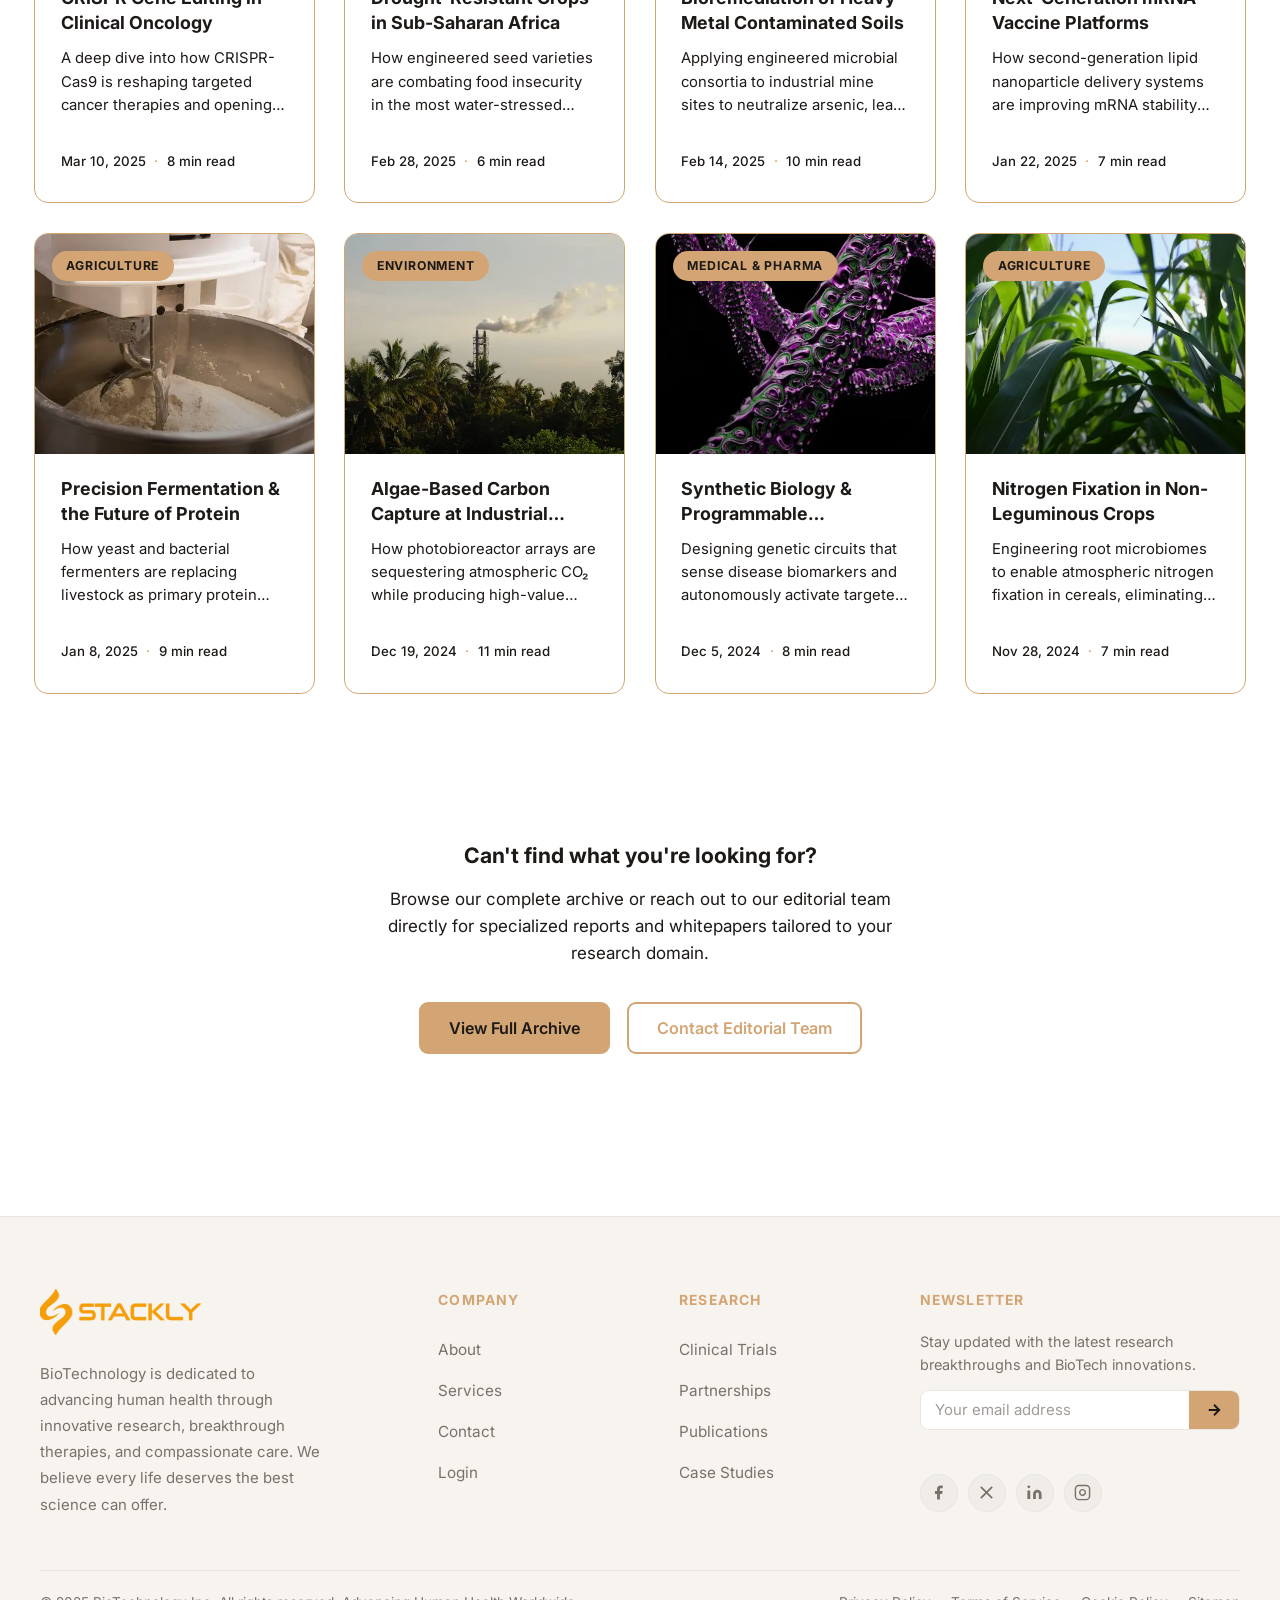
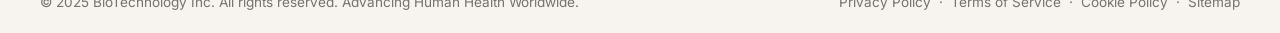
<file: pages/blog.html>
<!doctype html>
<html lang="en" data-theme="light">
  <head>
    <meta charset="UTF-8" />
    <meta name="viewport" content="width=device-width, initial-scale=1.0" />
    <meta name="description" content="BioTechnology Blog - Insights, discoveries, and breakthroughs in life sciences, agriculture, and environmental research." />
    <title>Blog - BioTechnology</title>

    <!-- Favicon -->
    <link rel="icon" type="image/svg+xml" href="data:image/svg+xml,%3Csvg xmlns='http://www.w3.org/2000/svg' viewBox='0 0 100 100'%3E%3Cdefs%3E%3ClinearGradient id='g' x1='0%25' y1='0%25' x2='100%25' y2='100%25'%3E%3Cstop offset='0%25' style='stop-color:%23D4A574'/%3E%3Cstop offset='100%25' style='stop-color:%23C17E3A'/%3E%3C/linearGradient%3E%3C/defs%3E%3Ccircle cx='50' cy='50' r='48' fill='url(%23g)'/%3E%3Cellipse cx='50' cy='30' rx='10' ry='16' fill='none' stroke='%23fff' stroke-width='3'/%3E%3Cellipse cx='50' cy='70' rx='10' ry='16' fill='none' stroke='%23fff' stroke-width='3'/%3E%3Cline x1='40' y1='38' x2='60' y2='38' stroke='%23fff' stroke-width='2.5'/%3E%3Cline x1='40' y1='50' x2='60' y2='50' stroke='%23fff' stroke-width='2.5'/%3E%3Cline x1='40' y1='62' x2='60' y2='62' stroke='%23fff' stroke-width='2.5'/%3E%3C/svg%3E" />

    <!-- Google Fonts -->
    <link rel="preconnect" href="https://fonts.googleapis.com" />
    <link rel="preconnect" href="https://fonts.gstatic.com" crossorigin />
    <link href="https://fonts.googleapis.com/css2?family=Inter:wght@300;400;500;600;700;800;900&display=swap" rel="stylesheet" />

    <!-- Core Styles -->
    <link rel="stylesheet" href="../css/style.css" />
    <!-- Page-Specific Styles -->
    <link rel="stylesheet" href="../css/blog.css" />
  </head>
  <body>

    <!-- ===================== LOADER ===================== -->
    <div class="loader" id="loader" aria-hidden="true" role="status">
      <div class="loader-dna">
        <div class="dna-strand">
          <span></span><span></span><span></span>
          <span></span><span></span><span></span>
        </div>
      </div>
      <p class="loader-text">BioTechnology</p>
    </div>

    <!-- ===================== HEADER ===================== -->
    <header class="header" id="header">
      <div class="header-container">
        <div class="logo-section">
          <a href="../index.html" class="logo-link" aria-label="BioTechnology Home">
            <img src="../assets/Home1/Header/logo.webp" alt="BioTechnology Logo" class="logo" id="logo" />
          </a>
        </div>
        <nav class="nav-desktop" id="navDesktop" aria-label="Main navigation">
          <ul class="nav-list" role="list">
            <li><a href="../index.html" class="nav-link">Home</a></li>
            <li><a href="./about.html" class="nav-link">About Us</a></li>
            <li><a href="./services.html" class="nav-link">Services</a></li>
            <li><a href="./blog.html" class="nav-link active-nav">Blog</a></li>
            <li><a href="./contact.html" class="nav-link">Contact</a></li>
            <li><a href="./signup.html" class="nav-link nav-signup">Sign Up</a></li>
            <li><a href="./login.html" class="nav-link nav-login">Login</a></li>
          </ul>
        </nav>
        <div class="header-actions">
          <button class="theme-toggle" id="themeToggle" aria-label="Toggle light/dark theme" title="Toggle Theme">
            <svg class="sun-icon" viewBox="0 0 24 24" fill="none" stroke="currentColor" stroke-width="2" aria-hidden="true">
              <circle cx="12" cy="12" r="5"></circle>
              <line x1="12" y1="1" x2="12" y2="3"></line><line x1="12" y1="21" x2="12" y2="23"></line>
              <line x1="4.22" y1="4.22" x2="5.64" y2="5.64"></line><line x1="18.36" y1="18.36" x2="19.78" y2="19.78"></line>
              <line x1="1" y1="12" x2="3" y2="12"></line><line x1="21" y1="12" x2="23" y2="12"></line>
              <line x1="4.22" y1="19.78" x2="5.64" y2="18.36"></line><line x1="18.36" y1="5.64" x2="19.78" y2="4.22"></line>
            </svg>
            <svg class="moon-icon" viewBox="0 0 24 24" fill="none" stroke="currentColor" stroke-width="2" aria-hidden="true">
              <path d="M21 12.79A9 9 0 1 1 11.21 3 7 7 0 0 0 21 12.79z"></path>
            </svg>
          </button>
          <button class="hamburger-toggle" id="hamburgerToggle" aria-label="Open navigation menu" aria-expanded="false" aria-controls="hamburgerMenu">
            <span class="hamburger-line"></span>
            <span class="hamburger-line"></span>
            <span class="hamburger-line"></span>
          </button>
        </div>
      </div>
    </header>

    <!-- ===================== HAMBURGER OVERLAY ===================== -->
    <div class="hamburger-overlay" id="hamburgerOverlay" aria-hidden="true"></div>
    <div class="hamburger-menu" id="hamburgerMenu" role="dialog" aria-modal="true" aria-label="Navigation menu">
      <button class="hamburger-close" id="hamburgerClose" aria-label="Close navigation menu">&#x2715;</button>
      <nav class="hamburger-nav" aria-label="Mobile navigation">
        <ul class="hamburger-list" role="list">
          <li><a href="../index.html" class="hamburger-link">Home</a></li>
          <li><a href="./about.html" class="hamburger-link">About Us</a></li>
          <li><a href="./services.html" class="hamburger-link">Services</a></li>
          <li><a href="./blog.html" class="hamburger-link">Blog</a></li>
          <li><a href="./contact.html" class="hamburger-link">Contact</a></li>
          <li><a href="./signup.html" class="hamburger-link hm-signup">Sign Up</a></li>
          <li><a href="./login.html" class="hamburger-link hm-login">Login</a></li>
          <li class="hm-theme-row">
            <button class="theme-toggle hm-theme-btn" id="hamburgerThemeToggle" aria-label="Toggle theme">
              <svg class="sun-icon" viewBox="0 0 24 24" fill="none" stroke="currentColor" stroke-width="2" aria-hidden="true">
                <circle cx="12" cy="12" r="5"></circle>
                <line x1="12" y1="1" x2="12" y2="3"></line><line x1="12" y1="21" x2="12" y2="23"></line>
                <line x1="4.22" y1="4.22" x2="5.64" y2="5.64"></line><line x1="18.36" y1="18.36" x2="19.78" y2="19.78"></line>
                <line x1="1" y1="12" x2="3" y2="12"></line><line x1="21" y1="12" x2="23" y2="12"></line>
                <line x1="4.22" y1="19.78" x2="5.64" y2="18.36"></line><line x1="18.36" y1="5.64" x2="19.78" y2="4.22"></line>
              </svg>
              <svg class="moon-icon" viewBox="0 0 24 24" fill="none" stroke="currentColor" stroke-width="2" aria-hidden="true">
                <path d="M21 12.79A9 9 0 1 1 11.21 3 7 7 0 0 0 21 12.79z"></path>
              </svg>
              <span class="hm-theme-label">Switch Theme</span>
            </button>
          </li>
        </ul>
      </nav>
    </div>

    <!-- ===================== SECTION 1: BLOG HERO BANNER ===================== -->
    <section class="blog-hero fade-section" aria-label="Blog Introduction">
      <div class="blog-hero-bg">
        <img src="../assets/About/heroBg1.webp" alt="" role="presentation" class="blog-hero-bg-img blog-hero-bg1" />
        <img src="../assets/About/heroBg2.webp" alt="" role="presentation" class="blog-hero-bg-img blog-hero-bg2" />
      </div>
      <div class="blog-hero-overlay"></div>
      <div class="blog-hero-content">
        <h6 class="blog-hero-eyebrow fade-in">Latest Insights &amp; Research</h6>
        <h1 class="blog-hero-title fade-in delay-1">The BioTech Knowledge Hub</h1>
        <p class="blog-hero-para fade-in delay-2">Explore peer-reviewed discoveries, expert opinions, and breakthrough research across therapeutics, agriculture, and environmental science. Stay ahead with the latest from the frontlines of biotechnology.</p>
        <div class="blog-hero-stats fade-in delay-2">
          <div class="bh-stat">
            <h2><span class="countup" data-target="320">0</span>+</h2>
            <p>Published Articles</p>
          </div>
          <div class="bh-stat-divider" aria-hidden="true"></div>
          <div class="bh-stat">
            <h2><span class="countup" data-target="48">0</span></h2>
            <p>Expert Authors</p>
          </div>
        </div>
      </div>
    </section>

    <!-- ===================== SECTION 2: ARTICLE GRID ===================== -->
    <section class="blog-grid-section fade-section" aria-label="Blog Articles">
      <div class="blog-container">

        <!-- Section Header -->
        <div class="blog-section-header fade-in">
          <h1 class="blog-section-title">Explore Our Research Library</h1>
          <h3 class="blog-section-sub">Curated knowledge from our global team of scientists</h3>
          <p class="blog-section-desc">Filter by category or search by title to find the exact research that matters to you. Each piece is authored by domain experts and peer-reviewed for accuracy and scientific integrity.</p>
        </div>

        <!-- Search + Filter Controls -->
        <div class="blog-controls fade-in">
          <div class="blog-search-wrap">
            <label for="blogSearch" class="sr-only">Search articles by title</label>
            <svg class="blog-search-icon" viewBox="0 0 24 24" fill="none" stroke="currentColor" stroke-width="2" aria-hidden="true">
              <circle cx="11" cy="11" r="8"></circle>
              <line x1="21" y1="21" x2="16.65" y2="16.65"></line>
            </svg>
            <input type="search" id="blogSearch" class="blog-search-input" placeholder="Search articles by title..." autocomplete="off" aria-label="Search articles by title" />
          </div>
          <div class="blog-filter-group" role="group" aria-label="Filter articles by category">
            <button class="blog-filter-btn active" data-filter="all">All Articles</button>
            <button class="blog-filter-btn" data-filter="medical">Medical &amp; Pharma</button>
            <button class="blog-filter-btn" data-filter="agriculture">Agriculture</button>
            <button class="blog-filter-btn" data-filter="environment">Environment</button>
          </div>
        </div>

        <!-- No Results -->
        <p class="blog-no-results" id="blogNoResults" role="status" aria-live="polite" style="display:none;">No articles found matching your search. Try a different keyword or category.</p>

        <!-- 8 Article Cards -->
        <div class="blog-grid" id="blogGrid">

          <!-- Card 1 -->
          <article class="blog-card fade-in" data-category="medical" data-title="crispr gene editing in clinical oncology">
            <div class="blog-card-img-wrap">
              <img src="../assets/Blog/111.webp" alt="CRISPR Gene Editing research" class="blog-card-img" loading="lazy" />
              <div class="blog-card-img-overlay"></div>
              <span class="blog-card-cat-tag">Medical &amp; Pharma</span>
              <!-- Hovered -->
              <div class="blog-card-hover-panel">
                <p class="blog-card-hover-desc">Our oncology specialists examine CRISPR-modified T-cell therapies, clinical response rates, and near-term FDA approval timelines using the latest Phase II data.</p>
                <div class="blog-card-btns">
                  <a href="./error.html" class="btn btn-amber-solid btn-sm">Read Article</a>
                  <a href="./error.html" class="btn btn-secondary btn-sm">Save</a>
                </div>
              </div>
            </div>
            <div class="blog-card-body">
              <h1 class="blog-card-title">CRISPR Gene Editing in Clinical Oncology</h1>
              <p class="blog-card-excerpt">A deep dive into how CRISPR-Cas9 is reshaping targeted cancer therapies and opening new frontiers in precision oncology.</p>
              <div class="blog-card-meta">
                <span class="blog-meta-date">Mar 10, 2025</span>
                <span class="blog-meta-dot" aria-hidden="true">·</span>
                <span class="blog-meta-read">8 min read</span>
              </div>
            </div>
          </article>

          <!-- Card 2 -->
          <article class="blog-card fade-in delay-1" data-category="agriculture" data-title="drought-resistant crops in sub-saharan africa">
            <div class="blog-card-img-wrap">
              <img src="../assets/Blog/222.webp" alt="Drought-Resistant Agriculture" class="blog-card-img" loading="lazy" />
              <div class="blog-card-img-overlay"></div>
              <span class="blog-card-cat-tag">Agriculture</span>
              <div class="blog-card-hover-panel">
                <p class="blog-card-hover-desc">Profiling our field trials in Kenya, Ethiopia, and Senegal — yield increases, water reduction benchmarks, and farmer adoption rates over three growing seasons.</p>
                <div class="blog-card-btns">
                  <a href="./error.html" class="btn btn-amber-solid btn-sm">Read Article</a>
                  <a href="./error.html" class="btn btn-secondary btn-sm">Save</a>
                </div>
              </div>
            </div>
            <div class="blog-card-body">
              <h1 class="blog-card-title">Drought-Resistant Crops in Sub-Saharan Africa</h1>
              <p class="blog-card-excerpt">How engineered seed varieties are combating food insecurity in the most water-stressed regions of the world.</p>
              <div class="blog-card-meta">
                <span class="blog-meta-date">Feb 28, 2025</span>
                <span class="blog-meta-dot" aria-hidden="true">·</span>
                <span class="blog-meta-read">6 min read</span>
              </div>
            </div>
          </article>

          <!-- Card 3 -->
          <article class="blog-card fade-in delay-2" data-category="environment" data-title="bioremediation of heavy metal contaminated soils">
            <div class="blog-card-img-wrap">
              <img src="../assets/Blog/333.webp" alt="Bioremediation soil science" class="blog-card-img" loading="lazy" />
              <div class="blog-card-img-overlay"></div>
              <span class="blog-card-cat-tag">Environment</span>
              <div class="blog-card-hover-panel">
                <p class="blog-card-hover-desc">A 3-year remediation study at a decommissioned copper mine shows 87% reduction in toxic metal bioavailability through bacterial and fungal inoculants.</p>
                <div class="blog-card-btns">
                  <a href="./error.html" class="btn btn-amber-solid btn-sm">Read Article</a>
                  <a href="./error.html" class="btn btn-secondary btn-sm">Save</a>
                </div>
              </div>
            </div>
            <div class="blog-card-body">
              <h1 class="blog-card-title">Bioremediation of Heavy Metal Contaminated Soils</h1>
              <p class="blog-card-excerpt">Applying engineered microbial consortia to industrial mine sites to neutralize arsenic, lead, and cadmium safely.</p>
              <div class="blog-card-meta">
                <span class="blog-meta-date">Feb 14, 2025</span>
                <span class="blog-meta-dot" aria-hidden="true">·</span>
                <span class="blog-meta-read">10 min read</span>
              </div>
            </div>
          </article>

          <!-- Card 4 -->
          <article class="blog-card fade-in" data-category="medical" data-title="next-generation mrna vaccine platforms">
            <div class="blog-card-img-wrap">
              <img src="../assets/Blog/444.webp" alt="mRNA Vaccine research" class="blog-card-img" loading="lazy" />
              <div class="blog-card-img-overlay"></div>
              <span class="blog-card-cat-tag">Medical &amp; Pharma</span>
              <div class="blog-card-hover-panel">
                <p class="blog-card-hover-desc">Reviewing ionizable lipid candidates, self-amplifying RNA constructs, and thermostable adjuvants expanding vaccine accessibility in low-resource settings.</p>
                <div class="blog-card-btns">
                  <a href="./error.html" class="btn btn-amber-solid btn-sm">Read Article</a>
                  <a href="./error.html" class="btn btn-secondary btn-sm">Save</a>
                </div>
              </div>
            </div>
            <div class="blog-card-body">
              <h1 class="blog-card-title">Next-Generation mRNA Vaccine Platforms</h1>
              <p class="blog-card-excerpt">How second-generation lipid nanoparticle delivery systems are improving mRNA stability and immune response rates.</p>
              <div class="blog-card-meta">
                <span class="blog-meta-date">Jan 22, 2025</span>
                <span class="blog-meta-dot" aria-hidden="true">·</span>
                <span class="blog-meta-read">7 min read</span>
              </div>
            </div>
          </article>

          <!-- Card 5 -->
          <article class="blog-card fade-in delay-1" data-category="agriculture" data-title="precision fermentation and the future of protein">
            <div class="blog-card-img-wrap">
              <img src="../assets/Blog/555.webp" alt="Precision Fermentation" class="blog-card-img" loading="lazy" />
              <div class="blog-card-img-overlay"></div>
              <span class="blog-card-cat-tag">Agriculture</span>
              <div class="blog-card-hover-panel">
                <p class="blog-card-hover-desc">Comparing five producer organisms across methane footprints, amino acid profiles, and cost-per-gram trajectories to assess viability as a global dietary staple by 2030.</p>
                <div class="blog-card-btns">
                  <a href="./error.html" class="btn btn-amber-solid btn-sm">Read Article</a>
                  <a href="./error.html" class="btn btn-secondary btn-sm">Save</a>
                </div>
              </div>
            </div>
            <div class="blog-card-body">
              <h1 class="blog-card-title">Precision Fermentation &amp; the Future of Protein</h1>
              <p class="blog-card-excerpt">How yeast and bacterial fermenters are replacing livestock as primary protein sources at commercial and global scale.</p>
              <div class="blog-card-meta">
                <span class="blog-meta-date">Jan 8, 2025</span>
                <span class="blog-meta-dot" aria-hidden="true">·</span>
                <span class="blog-meta-read">9 min read</span>
              </div>
            </div>
          </article>

          <!-- Card 6 -->
          <article class="blog-card fade-in delay-2" data-category="environment" data-title="algae-based carbon capture at industrial scale">
            <div class="blog-card-img-wrap">
              <img src="../assets/Blog/666.webp" alt="Algae Carbon Capture" class="blog-card-img" loading="lazy" />
              <div class="blog-card-img-overlay"></div>
              <span class="blog-card-cat-tag">Environment</span>
              <div class="blog-card-hover-panel">
                <p class="blog-card-hover-desc">Analyzing pilot installations at three industrial emitters, benchmarking alga CO₂ fixation against direct air capture, BECCS, and ocean iron fertilization.</p>
                <div class="blog-card-btns">
                  <a href="./error.html" class="btn btn-amber-solid btn-sm">Read Article</a>
                  <a href="./error.html" class="btn btn-secondary btn-sm">Save</a>
                </div>
              </div>
            </div>
            <div class="blog-card-body">
              <h1 class="blog-card-title">Algae-Based Carbon Capture at Industrial Scale</h1>
              <p class="blog-card-excerpt">How photobioreactor arrays are sequestering atmospheric CO₂ while producing high-value biomass byproducts.</p>
              <div class="blog-card-meta">
                <span class="blog-meta-date">Dec 19, 2024</span>
                <span class="blog-meta-dot" aria-hidden="true">·</span>
                <span class="blog-meta-read">11 min read</span>
              </div>
            </div>
          </article>

          <!-- Card 7 -->
          <article class="blog-card fade-in" data-category="medical" data-title="synthetic biology and programmable therapeutics">
            <div class="blog-card-img-wrap">
              <img src="../assets/Blog/777.webp" alt="Synthetic Biology lab" class="blog-card-img" loading="lazy" />
              <div class="blog-card-img-overlay"></div>
              <span class="blog-card-cat-tag">Medical &amp; Pharma</span>
              <div class="blog-card-hover-panel">
                <p class="blog-card-hover-desc">Presenting two proof-of-concept genetic switch designs for glucose-responsive insulin production and tumor-triggered apoptosis inducers in live trials.</p>
                <div class="blog-card-btns">
                  <a href="./error.html" class="btn btn-amber-solid btn-sm">Read Article</a>
                  <a href="./error.html" class="btn btn-secondary btn-sm">Save</a>
                </div>
              </div>
            </div>
            <div class="blog-card-body">
              <h1 class="blog-card-title">Synthetic Biology &amp; Programmable Therapeutics</h1>
              <p class="blog-card-excerpt">Designing genetic circuits that sense disease biomarkers and autonomously activate targeted drug release responses.</p>
              <div class="blog-card-meta">
                <span class="blog-meta-date">Dec 5, 2024</span>
                <span class="blog-meta-dot" aria-hidden="true">·</span>
                <span class="blog-meta-read">8 min read</span>
              </div>
            </div>
          </article>

          <!-- Card 8 -->
          <article class="blog-card fade-in delay-1" data-category="agriculture" data-title="nitrogen fixation in non-leguminous crops">
            <div class="blog-card-img-wrap">
              <img src="../assets/Blog/888.webp" alt="Nitrogen Fixation in Crops" class="blog-card-img" loading="lazy" />
              <div class="blog-card-img-overlay"></div>
              <span class="blog-card-cat-tag">Agriculture</span>
              <div class="blog-card-hover-panel">
                <p class="blog-card-hover-desc">Wheat and rice trials show 60% reduction in nitrogen fertilizer input when inoculated with our proprietary Azotobacter consortia — no yield compromise observed across three crop cycles.</p>
                <div class="blog-card-btns">
                  <a href="./error.html" class="btn btn-amber-solid btn-sm">Read Article</a>
                  <a href="./error.html" class="btn btn-secondary btn-sm">Save</a>
                </div>
              </div>
            </div>
            <div class="blog-card-body">
              <h1 class="blog-card-title">Nitrogen Fixation in Non-Leguminous Crops</h1>
              <p class="blog-card-excerpt">Engineering root microbiomes to enable atmospheric nitrogen fixation in cereals, eliminating synthetic fertilizer dependency.</p>
              <div class="blog-card-meta">
                <span class="blog-meta-date">Nov 28, 2024</span>
                <span class="blog-meta-dot" aria-hidden="true">·</span>
                <span class="blog-meta-read">7 min read</span>
              </div>
            </div>
          </article>

        </div><!-- /blog-grid -->

        <!-- Section Footer CTA -->
        <div class="blog-section-footer fade-in">
          <h3 class="blog-footer-sub">Can't find what you're looking for?</h3>
          <p class="blog-footer-desc">Browse our complete archive or reach out to our editorial team directly for specialized reports and whitepapers tailored to your research domain.</p>
          <div class="blog-footer-btns">
            <a href="./error.html" class="btn btn-amber-solid">View Full Archive</a>
            <a href="./error.html" class="btn btn-secondary">Contact Editorial Team</a>
          </div>
        </div>

      </div>
    </section>

    <!-- ===================== FOOTER ===================== -->
    <footer class="footer" id="footer">
      <div class="footer-container">
        <div class="footer-col footer-col-brand">
          <a href="../index.html" class="footer-logo-link" aria-label="BioTechnology Home">
            <img src="../assets/Home1/Header/logo.webp" alt="BioTechnology Logo" class="footer-logo" id="footerLogo" />
          </a>
          <p class="footer-brand-para">BioTechnology is dedicated to advancing human health through innovative research, breakthrough therapies, and compassionate care. We believe every life deserves the best science can offer.</p>
        </div>
        <div class="footer-col">
          <h4 class="footer-col-heading">Company</h4>
          <ul class="footer-col-links" role="list">
            <li><a href="./about.html" class="footer-link">About</a></li>
            <li><a href="./services.html" class="footer-link">Services</a></li>
            <li><a href="./contact.html" class="footer-link">Contact</a></li>
            <li><a href="./login.html" class="footer-link">Login</a></li>
          </ul>
        </div>
        <div class="footer-col">
          <h4 class="footer-col-heading">Research</h4>
          <ul class="footer-col-links" role="list">
            <li><a href="./error.html" class="footer-link">Clinical Trials</a></li>
            <li><a href="./error.html" class="footer-link">Partnerships</a></li>
            <li><a href="./error.html" class="footer-link">Publications</a></li>
            <li><a href="./error.html" class="footer-link">Case Studies</a></li>
          </ul>
        </div>
        <div class="footer-col">
          <h4 class="footer-col-heading">Newsletter</h4>
          <p class="footer-newsletter-desc">Stay updated with the latest research breakthroughs and BioTech innovations.</p>
          <form class="footer-newsletter-form" id="newsletterForm" novalidate>
            <div class="footer-newsletter-row">
              <label for="newsletterEmail" class="sr-only">Email address</label>
              <input type="email" id="newsletterEmail" name="email" placeholder="Your email address" class="footer-newsletter-input" autocomplete="email" required />
              <button type="submit" class="footer-newsletter-btn" aria-label="Subscribe to newsletter">
                <svg viewBox="0 0 24 24" fill="none" stroke="currentColor" stroke-width="2.5" aria-hidden="true"><line x1="5" y1="12" x2="19" y2="12"></line><polyline points="12 5 19 12 12 19"></polyline></svg>
              </button>
            </div>
            <p class="footer-newsletter-err" id="newsletterErr" role="alert" aria-live="polite"></p>
          </form>
          <div class="footer-social" aria-label="Social media links">
            <a href="./error.html" class="social-btn" aria-label="Facebook" title="Facebook"><svg viewBox="0 0 24 24" fill="currentColor" aria-hidden="true"><path d="M18 2h-3a5 5 0 0 0-5 5v3H7v4h3v8h4v-8h3l1-4h-4V7a1 1 0 0 1 1-1h3z"></path></svg></a>
            <a href="./error.html" class="social-btn" aria-label="Twitter/X" title="Twitter/X"><svg viewBox="0 0 24 24" fill="currentColor" aria-hidden="true"><path d="M4 4l16 16m0-16L4 20" stroke="currentColor" stroke-width="2.5" fill="none"></path></svg></a>
            <a href="./error.html" class="social-btn" aria-label="LinkedIn" title="LinkedIn"><svg viewBox="0 0 24 24" fill="currentColor" aria-hidden="true"><path d="M16 8a6 6 0 0 1 6 6v7h-4v-7a2 2 0 0 0-2-2 2 2 0 0 0-2 2v7h-4v-7a6 6 0 0 1 6-6zM2 9h4v12H2z"></path><circle cx="4" cy="4" r="2"></circle></svg></a>
            <a href="./error.html" class="social-btn" aria-label="Instagram" title="Instagram"><svg viewBox="0 0 24 24" fill="none" stroke="currentColor" stroke-width="2" aria-hidden="true"><rect x="2" y="2" width="20" height="20" rx="5" ry="5"></rect><path d="M16 11.37A4 4 0 1 1 12.63 8 4 4 0 0 1 16 11.37z"></path><line x1="17.5" y1="6.5" x2="17.51" y2="6.5"></line></svg></a>
          </div>
        </div>
      </div>
      <div class="footer-bottom">
        <div class="footer-bottom-inner">
          <p class="footer-copy">&copy; 2025 BioTechnology Inc. All rights reserved. Advancing Human Health Worldwide.</p>
          <nav class="footer-bottom-links" aria-label="Legal links">
            <a href="./error.html" class="footer-bottom-link">Privacy Policy</a>
            <span aria-hidden="true">·</span>
            <a href="./error.html" class="footer-bottom-link">Terms of Service</a>
            <span aria-hidden="true">·</span>
            <a href="./error.html" class="footer-bottom-link">Cookie Policy</a>
            <span aria-hidden="true">·</span>
            <a href="./error.html" class="footer-bottom-link">Sitemap</a>
          </nav>
        </div>
      </div>
    </footer>

    <!-- ===================== SCROLL TO TOP ===================== -->
    <button class="scroll-to-top" id="scrollToTop" aria-label="Scroll to top of page" title="Scroll to top">
      <svg viewBox="0 0 24 24" fill="none" stroke="currentColor" stroke-width="2.5" aria-hidden="true">
        <polyline points="18 15 12 9 6 15"></polyline>
      </svg>
    </button>

    <!-- ===================== SCRIPTS ===================== -->
    <script>
      /* 1. LOADER */
      (function () {
        var loader = document.getElementById('loader');
        function hideLoader() {
          loader.classList.add('fade-out');
          setTimeout(function () { loader.style.display = 'none'; loader.setAttribute('aria-hidden', 'true'); }, 600);
        }
        window.addEventListener('load', function () { setTimeout(hideLoader, 600); });
        window.addEventListener('pageshow', function (e) {
          if (e.persisted) { loader.style.display = 'none'; loader.setAttribute('aria-hidden', 'true'); }
        });
      })();

      /* 2. THEME TOGGLE */
      (function () {
        var html = document.documentElement;
        var saved = localStorage.getItem('bt-theme') || 'light';
        html.setAttribute('data-theme', saved);
        document.querySelectorAll('.theme-toggle').forEach(function (btn) {
          btn.addEventListener('click', function () {
            var next = html.getAttribute('data-theme') === 'light' ? 'dark' : 'light';
            html.setAttribute('data-theme', next);
            localStorage.setItem('bt-theme', next);
          });
        });
      })();

      /* 3. HAMBURGER MENU */
      (function () {
        var toggle = document.getElementById('hamburgerToggle');
        var menu = document.getElementById('hamburgerMenu');
        var overlay = document.getElementById('hamburgerOverlay');
        var closeBtn = document.getElementById('hamburgerClose');
        function openMenu() { menu.classList.add('open'); overlay.classList.add('open'); toggle.setAttribute('aria-expanded', 'true'); document.body.style.overflow = 'hidden'; }
        function closeMenu() { menu.classList.remove('open'); overlay.classList.remove('open'); toggle.setAttribute('aria-expanded', 'false'); document.body.style.overflow = ''; }
        toggle.addEventListener('click', function (e) { e.stopPropagation(); menu.classList.contains('open') ? closeMenu() : openMenu(); });
        closeBtn.addEventListener('click', closeMenu);
        overlay.addEventListener('click', closeMenu);
        menu.querySelectorAll('.hamburger-link').forEach(function (link) { link.addEventListener('click', closeMenu); });
        document.addEventListener('keydown', function (e) { if (e.key === 'Escape' && menu.classList.contains('open')) closeMenu(); });
      })();

      /* 4. HEADER SCROLL */
      (function () {
        var header = document.getElementById('header');
        window.addEventListener('scroll', function () {
          header.classList.toggle('scrolled', window.scrollY > 50);
        });
      })();

      /* 5. SCROLL TO TOP */
      (function () {
        var btn = document.getElementById('scrollToTop');
        window.addEventListener('scroll', function () { btn.classList.toggle('visible', window.scrollY > 400); });
        btn.addEventListener('click', function () { window.scrollTo({ top: 0, behavior: 'smooth' }); });
      })();

      /* 6. FADE-IN ON SCROLL */
      (function () {
        var io = new IntersectionObserver(function (entries) {
          entries.forEach(function (entry) {
            if (entry.isIntersecting) { entry.target.classList.add('visible'); io.unobserve(entry.target); }
          });
        }, { threshold: 0.1, rootMargin: '0px 0px -50px 0px' });
        document.querySelectorAll('.fade-in').forEach(function (el) { io.observe(el); });

        var sio = new IntersectionObserver(function (entries) {
          entries.forEach(function (entry) {
            if (entry.isIntersecting) { entry.target.classList.add('section-visible'); sio.unobserve(entry.target); }
          });
        }, { threshold: 0.06 });
        document.querySelectorAll('.fade-section').forEach(function (el) { sio.observe(el); });
      })();

      /* 7. COUNTUP */
      (function () {
        var cio = new IntersectionObserver(function (entries) {
          entries.forEach(function (entry) {
            if (entry.isIntersecting) {
              var el = entry.target;
              if (el.dataset.counted) return;
              el.dataset.counted = '1';
              var target = parseInt(el.getAttribute('data-target'), 10);
              var duration = 1800; var start = null;
              function step(ts) {
                if (!start) start = ts;
                var progress = Math.min((ts - start) / duration, 1);
                el.textContent = Math.floor((1 - Math.pow(1 - progress, 3)) * target).toLocaleString();
                if (progress < 1) requestAnimationFrame(step);
                else el.textContent = target.toLocaleString();
              }
              requestAnimationFrame(step);
              cio.unobserve(el);
            }
          });
        }, { threshold: 0.5 });
        document.querySelectorAll('.countup').forEach(function (el) { cio.observe(el); });
      })();

      /* 8. NEWSLETTER FORM */
      (function () {
        var form = document.getElementById('newsletterForm');
        var emailInput = document.getElementById('newsletterEmail');
        var errEl = document.getElementById('newsletterErr');
        if (!form) return;
        form.addEventListener('submit', function (e) {
          e.preventDefault();
          var val = emailInput.value.trim();
          if (!val || !/^[^\s@]+@[^\s@]+\.[^\s@]{2,}$/.test(val)) {
            errEl.textContent = 'Please enter a valid email address.'; errEl.style.color = '#e74c3c'; emailInput.focus(); return;
          }
          window.location.href = './error.html';
        });
        emailInput.addEventListener('input', function () { errEl.textContent = ''; });
      })();

      /* 9. PAGE LEAVE LOADER */
      (function () {
        document.querySelectorAll('a[href]').forEach(function (a) {
          var href = a.getAttribute('href');
          if (href && !href.startsWith('#') && !href.startsWith('mailto') && !href.startsWith('tel') && !a.getAttribute('target')) {
            a.addEventListener('click', function () {
              var loader = document.getElementById('loader');
              if (loader) { loader.style.display = 'flex'; loader.style.opacity = '1'; loader.classList.remove('fade-out'); }
            });
          }
        });
      })();

      /* 10. BLOG SEARCH + FILTER */
      (function () {
        var searchInput = document.getElementById('blogSearch');
        var filterBtns = document.querySelectorAll('.blog-filter-btn');
        var cards = document.querySelectorAll('.blog-card');
        var noResults = document.getElementById('blogNoResults');
        var activeFilter = 'all';

        function applyFilters() {
          var query = searchInput.value.trim().toLowerCase();
          var count = 0;
          cards.forEach(function (card) {
            var title = (card.getAttribute('data-title') || '').toLowerCase();
            var cat = (card.getAttribute('data-category') || '').toLowerCase();
            var matchSearch = query === '' || title.includes(query);
            var matchFilter = activeFilter === 'all' || cat === activeFilter;
            if (matchSearch && matchFilter) {
              card.style.display = 'flex';
              setTimeout(function () { card.style.opacity = '1'; card.style.transform = 'translateY(0)'; }, 30);
              count++;
            } else {
              card.style.opacity = '0'; card.style.transform = 'translateY(20px)';
              setTimeout(function () { card.style.display = 'none'; }, 280);
            }
          });
          noResults.style.display = count === 0 ? 'block' : 'none';
        }

        filterBtns.forEach(function (btn) {
          btn.addEventListener('click', function () {
            filterBtns.forEach(function (b) { b.classList.remove('active'); });
            btn.classList.add('active');
            activeFilter = btn.getAttribute('data-filter');
            applyFilters();
          });
        });

        if (searchInput) searchInput.addEventListener('input', applyFilters);
      })();
    </script>
  </body>
</html>
</file>
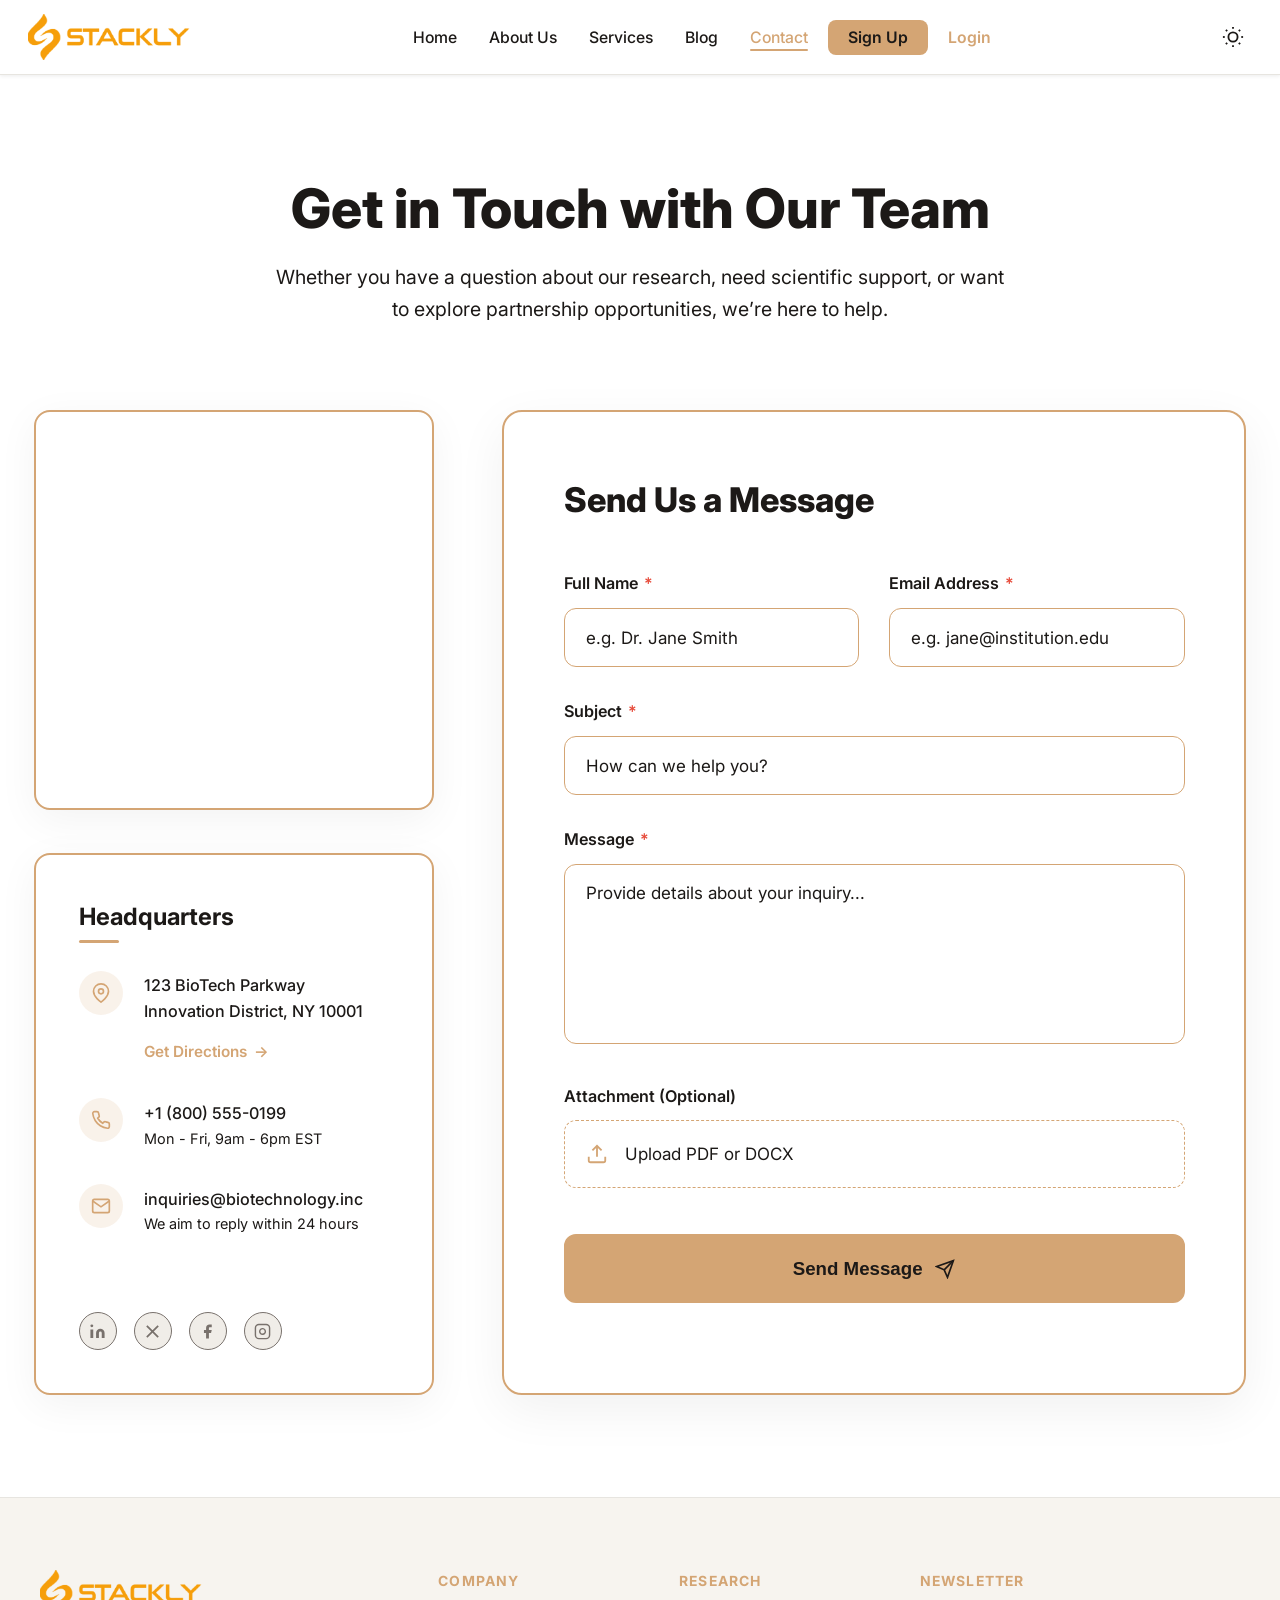
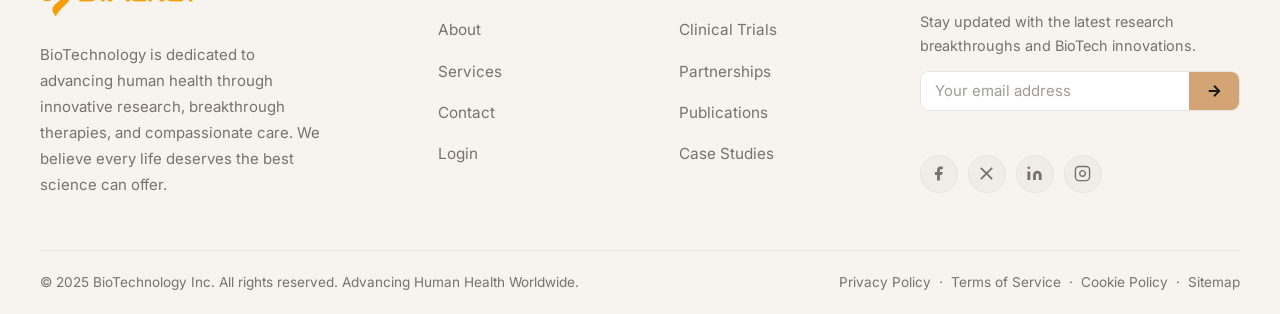
<file: pages/contact.html>
<!doctype html>
<html lang="en" data-theme="light">
  <head>
    <meta charset="UTF-8" />
    <meta name="viewport" content="width=device-width, initial-scale=1.0" />
    <meta name="description" content="Contact BioTechnology - Get in touch with our experts, support, and research teams." />
    <title>Contact Us - BioTechnology</title>

    <link rel="icon" type="image/svg+xml" href="data:image/svg+xml,%3Csvg xmlns='http://www.w3.org/2000/svg' viewBox='0 0 100 100'%3E%3Cdefs%3E%3ClinearGradient id='g' x1='0%25' y1='0%25' x2='100%25' y2='100%25'%3E%3Cstop offset='0%25' style='stop-color:%23D4A574'/%3E%3Cstop offset='100%25' style='stop-color:%23C17E3A'/%3E%3C/linearGradient%3E%3C/defs%3E%3Ccircle cx='50' cy='50' r='48' fill='url(%23g)'/%3E%3Cellipse cx='50' cy='30' rx='10' ry='16' fill='none' stroke='%23fff' stroke-width='3'/%3E%3Cellipse cx='50' cy='70' rx='10' ry='16' fill='none' stroke='%23fff' stroke-width='3'/%3E%3Cline x1='40' y1='38' x2='60' y2='38' stroke='%23fff' stroke-width='2.5'/%3E%3Cline x1='40' y1='50' x2='60' y2='50' stroke='%23fff' stroke-width='2.5'/%3E%3Cline x1='40' y1='62' x2='60' y2='62' stroke='%23fff' stroke-width='2.5'/%3E%3C/svg%3E" />

    <link rel="preconnect" href="https://fonts.googleapis.com" />
    <link rel="preconnect" href="https://fonts.gstatic.com" crossorigin />
    <link href="https://fonts.googleapis.com/css2?family=Inter:wght@300;400;500;600;700;800;900&display=swap" rel="stylesheet" />

    <link rel="stylesheet" href="../css/style.css" />
    <link rel="stylesheet" href="../css/contact.css" />
  </head>
  <body>

    <div class="loader" id="loader" aria-hidden="true" role="status">
      <div class="loader-dna">
        <div class="dna-strand">
          <span></span><span></span><span></span>
          <span></span><span></span><span></span>
        </div>
      </div>
      <p class="loader-text">BioTechnology</p>
    </div>

    <header class="header" id="header">
      <div class="header-container">
        <div class="logo-section">
          <a href="../index.html" class="logo-link" aria-label="BioTechnology Home">
            <img src="../assets/Home1/Header/logo.webp" alt="BioTechnology Logo" class="logo" id="logo" />
          </a>
        </div>
        <nav class="nav-desktop" id="navDesktop" aria-label="Main navigation">
          <ul class="nav-list" role="list">
            <li><a href="../index.html" class="nav-link">Home</a></li>
            <li><a href="./about.html" class="nav-link">About Us</a></li>
            <li><a href="./services.html" class="nav-link">Services</a></li>
            <li><a href="./blog.html" class="nav-link">Blog</a></li>
            <li><a href="./contact.html" class="nav-link active-nav">Contact</a></li>
            <li><a href="./signup.html" class="nav-link nav-signup">Sign Up</a></li>
            <li><a href="./login.html" class="nav-link nav-login">Login</a></li>
          </ul>
        </nav>
        <div class="header-actions">
          <button class="theme-toggle" id="themeToggle" aria-label="Toggle light/dark theme" title="Toggle Theme">
            <svg class="sun-icon" viewBox="0 0 24 24" fill="none" stroke="currentColor" stroke-width="2" aria-hidden="true">
              <circle cx="12" cy="12" r="5"></circle>
              <line x1="12" y1="1" x2="12" y2="3"></line><line x1="12" y1="21" x2="12" y2="23"></line>
              <line x1="4.22" y1="4.22" x2="5.64" y2="5.64"></line><line x1="18.36" y1="18.36" x2="19.78" y2="19.78"></line>
              <line x1="1" y1="12" x2="3" y2="12"></line><line x1="21" y1="12" x2="23" y2="12"></line>
              <line x1="4.22" y1="19.78" x2="5.64" y2="18.36"></line><line x1="18.36" y1="5.64" x2="19.78" y2="4.22"></line>
            </svg>
            <svg class="moon-icon" viewBox="0 0 24 24" fill="none" stroke="currentColor" stroke-width="2" aria-hidden="true">
              <path d="M21 12.79A9 9 0 1 1 11.21 3 7 7 0 0 0 21 12.79z"></path>
            </svg>
          </button>
          <button class="hamburger-toggle" id="hamburgerToggle" aria-label="Open navigation menu" aria-expanded="false" aria-controls="hamburgerMenu">
            <span class="hamburger-line"></span>
            <span class="hamburger-line"></span>
            <span class="hamburger-line"></span>
          </button>
        </div>
      </div>
    </header>

    <div class="hamburger-overlay" id="hamburgerOverlay" aria-hidden="true"></div>
    <div class="hamburger-menu" id="hamburgerMenu" role="dialog" aria-modal="true" aria-label="Navigation menu">
      <button class="hamburger-close" id="hamburgerClose" aria-label="Close navigation menu">✕</button>
      <nav class="hamburger-nav" aria-label="Mobile navigation">
        <ul class="hamburger-list" role="list">
          <li><a href="../index.html" class="hamburger-link">Home</a></li>
          <li><a href="./about.html" class="hamburger-link">About Us</a></li>
          <li><a href="./services.html" class="hamburger-link">Services</a></li>
          <li><a href="./blog.html" class="hamburger-link">Blog</a></li>
          <li><a href="./contact.html" class="hamburger-link">Contact</a></li>
          <li><a href="./signup.html" class="hamburger-link hm-signup">Sign Up</a></li>
          <li><a href="./login.html" class="hamburger-link hm-login">Login</a></li>
          <li class="hm-theme-row">
            <button class="theme-toggle hm-theme-btn" id="hamburgerThemeToggle" aria-label="Toggle theme">
              <svg class="sun-icon" viewBox="0 0 24 24" fill="none" stroke="currentColor" stroke-width="2" aria-hidden="true">
                <circle cx="12" cy="12" r="5"></circle>
                <line x1="12" y1="1" x2="12" y2="3"></line><line x1="12" y1="21" x2="12" y2="23"></line>
                <line x1="4.22" y1="4.22" x2="5.64" y2="5.64"></line><line x1="18.36" y1="18.36" x2="19.78" y2="19.78"></line>
                <line x1="1" y1="12" x2="3" y2="12"></line><line x1="21" y1="12" x2="23" y2="12"></line>
                <line x1="4.22" y1="19.78" x2="5.64" y2="18.36"></line><line x1="18.36" y1="5.64" x2="19.78" y2="4.22"></line>
              </svg>
              <svg class="moon-icon" viewBox="0 0 24 24" fill="none" stroke="currentColor" stroke-width="2" aria-hidden="true">
                <path d="M21 12.79A9 9 0 1 1 11.21 3 7 7 0 0 0 21 12.79z"></path>
              </svg>
              <span class="hm-theme-label">Switch Theme</span>
            </button>
          </li>
        </ul>
      </nav>
    </div>

    <main class="contact-main">
      
      <section class="contact-header-section fade-section" aria-label="Contact Header">
        <div class="contact-header-content fade-in">
          <h1 class="ch-title">Get in Touch with Our Team</h1>
          <p class="ch-subtitle">Whether you have a question about our research, need scientific support, or want to explore partnership opportunities, we’re here to help.</p>
        </div>
      </section>

      <section class="contact-layout-section fade-section" aria-label="Contact Form and Details">
        <div class="contact-container">
          <div class="contact-grid">

            <div class="contact-info-col fade-in delay-1">
              
              <div class="contact-map-wrap">
                <iframe src="https://www.google.com/maps/embed?pb=!1m18!1m12!1m3!1d3400.0!2d78.17140487315177!3d11.682961840003714!2m3!1f0!2f0!3f0!3m2!1i1024!2i768!4f13.1!3m3!1m2!1s0x3babefef7fd970bb%3A0xe11aef1a71994f9!2sStackly!5e0!3m2!1sen!2sus!4v1710580000000!5m2!1sen!2sus" 
                  width="400" height="400" style="border:0;" allowfullscreen="" loading="lazy" referrerpolicy="no-referrer-when-downgrade" aria-label="Interactive map showing our location"></iframe>
              </div>

              <div class="contact-details-box">
                <h3 class="cd-heading">Headquarters</h3>
                <div class="cd-item">
                  <div class="cd-icon-wrapper">
                    <svg class="cd-icon" viewBox="0 0 24 24" fill="none" stroke="currentColor" stroke-width="2" aria-hidden="true"><path d="M21 10c0 7-9 13-9 13s-9-6-9-13a9 9 0 0 1 18 0z"></path><circle cx="12" cy="10" r="3"></circle></svg>
                  </div>
                  <div class="cd-text-wrap">
                    <p>123 BioTech Parkway<br/>Innovation District, NY 10001</p>
                    <a href="https://maps.app.goo.gl/1pRGydtYSzTZgPH56" target="_blank" rel="noopener noreferrer" class="cd-link">Get Directions</a>
                  </div>
                </div>
                <div class="cd-item">
                  <div class="cd-icon-wrapper">
                    <svg class="cd-icon" viewBox="0 0 24 24" fill="none" stroke="currentColor" stroke-width="2" aria-hidden="true"><path d="M22 16.92v3a2 2 0 0 1-2.18 2 19.79 19.79 0 0 1-8.63-3.07 19.5 19.5 0 0 1-6-6 19.79 19.79 0 0 1-3.07-8.67A2 2 0 0 1 4.11 2h3a2 2 0 0 1 2 1.72 12.84 12.84 0 0 0 .7 2.81 2 2 0 0 1-.45 2.11L8.09 9.91a16 16 0 0 0 6 6l1.27-1.27a2 2 0 0 1 2.11-.45 12.84 12.84 0 0 0 2.81.7A2 2 0 0 1 22 16.92z"></path></svg>
                  </div>
                  <div class="cd-text-wrap">
                    <p>+1 (800) 555-0199<br/><span class="cd-subtext">Mon - Fri, 9am - 6pm EST</span></p>
                  </div>
                </div>
                <div class="cd-item">
                  <div class="cd-icon-wrapper">
                    <svg class="cd-icon" viewBox="0 0 24 24" fill="none" stroke="currentColor" stroke-width="2" aria-hidden="true"><path d="M4 4h16c1.1 0 2 .9 2 2v12c0 1.1-.9 2-2 2H4c-1.1 0-2-.9-2-2V6c0-1.1.9-2 2-2z"></path><polyline points="22,6 12,13 2,6"></polyline></svg>
                  </div>
                  <div class="cd-text-wrap">
                    <p>inquiries@biotechnology.inc<br/><span class="cd-subtext">We aim to reply within 24 hours</span></p>
                  </div>
                </div>

                <div class="cd-socials" aria-label="Social media links">
                  <a href="./error.html" class="social-btn" aria-label="LinkedIn" title="LinkedIn"><svg viewBox="0 0 24 24" fill="currentColor" aria-hidden="true"><path d="M16 8a6 6 0 0 1 6 6v7h-4v-7a2 2 0 0 0-2-2 2 2 0 0 0-2 2v7h-4v-7a6 6 0 0 1 6-6zM2 9h4v12H2z"></path><circle cx="4" cy="4" r="2"></circle></svg></a>
                  <a href="./error.html" class="social-btn" aria-label="Twitter/X" title="Twitter/X"><svg viewBox="0 0 24 24" fill="currentColor" aria-hidden="true"><path d="M4 4l16 16m0-16L4 20" stroke="currentColor" stroke-width="2.5" fill="none"></path></svg></a>
                  <a href="./error.html" class="social-btn" aria-label="Facebook" title="Facebook"><svg viewBox="0 0 24 24" fill="currentColor" aria-hidden="true"><path d="M18 2h-3a5 5 0 0 0-5 5v3H7v4h3v8h4v-8h3l1-4h-4V7a1 1 0 0 1 1-1h3z"></path></svg></a>
                  <a href="./error.html" class="social-btn" aria-label="Instagram" title="Instagram"><svg viewBox="0 0 24 24" fill="none" stroke="currentColor" stroke-width="2" aria-hidden="true"><rect x="2" y="2" width="20" height="20" rx="5" ry="5"></rect><path d="M16 11.37A4 4 0 1 1 12.63 8 4 4 0 0 1 16 11.37z"></path><line x1="17.5" y1="6.5" x2="17.51" y2="6.5"></line></svg></a>
                </div>
              </div>
            </div>

            <div class="contact-form-col fade-in delay-2">
              <div class="form-wrapper">
                <h2 class="form-title">Send Us a Message</h2>
                <form class="contact-form" id="mainContactForm" action="./error.html" method="GET" enctype="multipart/form-data">
                  
                  <div class="form-group grid-2">
                    <div class="input-wrap">
                      <label for="contactName" class="form-label">Full Name <span class="req">*</span></label>
                      <input type="text" id="contactName" name="name" class="form-input" placeholder="e.g. Dr. Jane Smith" autocomplete="name" required pattern="[A-Za-z\s\.]+" title="Please provide a valid full name using only letters." oninput="this.value = this.value.replace(/[^A-Za-z\s\.]/g, ''); this.setCustomValidity('')" oninvalid="this.setCustomValidity('Please provide a valid full name using only letters.')" />
                    </div>
                    <div class="input-wrap">
                      <label for="contactEmail" class="form-label">Email Address <span class="req">*</span></label>
                      <input type="email" id="contactEmail" name="email" class="form-input" placeholder="e.g. jane@institution.edu" autocomplete="email" required pattern="[A-Za-z0-9._%+\-]+@[A-Za-z0-9.\-]+\.[A-Za-z]{2,}$" oninput="this.setCustomValidity('')" oninvalid="this.setCustomValidity('Please provide a valid email address (e.g. name@domain.com).')" />
                    </div>
                  </div>

                  <div class="form-group">
                    <label for="contactSubject" class="form-label">Subject <span class="req">*</span></label>
                    <input type="text" id="contactSubject" name="subject" class="form-input" placeholder="How can we help you?" autocomplete="off" required oninput="this.setCustomValidity('')" oninvalid="this.setCustomValidity('Please enter a subject for your message.')" />
                  </div>

                  <div class="form-group">
                    <label for="contactMessage" class="form-label">Message <span class="req">*</span></label>
                    <textarea id="contactMessage" name="message" class="form-textarea" placeholder="Provide details about your inquiry..." autocomplete="off" required oninput="this.setCustomValidity('')" oninvalid="this.setCustomValidity('Please enter your message details.')"></textarea>
                  </div>

                  <div class="form-group">
                    <label for="contactFile" class="form-label">Attachment (Optional)</label>
                    <div class="file-upload-wrapper">
                      <input type="file" id="contactFile" name="attachment" class="file-input" accept=".pdf,.docx" aria-labelledby="uploadLabel" />
                      <label for="contactFile" class="file-upload-display">
                        <svg viewBox="0 0 24 24" fill="none" class="upload-icon" stroke="currentColor" stroke-width="2" aria-hidden="true">
                          <path d="M21 15v4a2 2 0 0 1-2 2H5a2 2 0 0 1-2-2v-4"></path>
                          <polyline points="17 8 12 3 7 8"></polyline>
                          <line x1="12" y1="3" x2="12" y2="15"></line>
                        </svg>
                        <span class="file-text" id="fileText">Upload PDF or DOCX</span>
                      </label>
                    </div>
                  </div>

                  <button type="submit" class="btn btn-amber-solid form-submit-btn">
                    Send Message
                    <svg viewBox="0 0 24 24" fill="none" stroke="currentColor" stroke-width="2" class="btn-icon" aria-hidden="true"><line x1="22" y1="2" x2="11" y2="13"></line><polygon points="22 2 15 22 11 13 2 9 22 2"></polygon></svg>
                  </button>
                </form>
              </div>
            </div>

          </div>
        </div>
      </section>
      
    </main>

    <footer class="footer" id="footer">
      <div class="footer-container">
        <div class="footer-col footer-col-brand">
          <a href="../index.html" class="footer-logo-link" aria-label="BioTechnology Home">
            <img src="../assets/Home1/Header/logo.webp" alt="BioTechnology Logo" class="footer-logo" id="footerLogo" />
          </a>
          <p class="footer-brand-para">BioTechnology is dedicated to advancing human health through innovative research, breakthrough therapies, and compassionate care. We believe every life deserves the best science can offer.</p>
        </div>
        <div class="footer-col">
          <h4 class="footer-col-heading">Company</h4>
          <ul class="footer-col-links" role="list">
            <li><a href="./about.html" class="footer-link">About</a></li>
            <li><a href="./services.html" class="footer-link">Services</a></li>
            <li><a href="./contact.html" class="footer-link">Contact</a></li>
            <li><a href="./login.html" class="footer-link">Login</a></li>
          </ul>
        </div>
        <div class="footer-col">
          <h4 class="footer-col-heading">Research</h4>
          <ul class="footer-col-links" role="list">
            <li><a href="./error.html" class="footer-link">Clinical Trials</a></li>
            <li><a href="./error.html" class="footer-link">Partnerships</a></li>
            <li><a href="./error.html" class="footer-link">Publications</a></li>
            <li><a href="./error.html" class="footer-link">Case Studies</a></li>
          </ul>
        </div>
        <div class="footer-col">
          <h4 class="footer-col-heading">Newsletter</h4>
          <p class="footer-newsletter-desc">Stay updated with the latest research breakthroughs and BioTech innovations.</p>
          <form class="footer-newsletter-form" id="newsletterForm" novalidate>
            <div class="footer-newsletter-row">
              <label for="newsletterEmail" class="sr-only">Email address</label>
              <input type="email" id="newsletterEmail" name="email" placeholder="Your email address" class="footer-newsletter-input" autocomplete="email" required />
              <button type="submit" class="footer-newsletter-btn" aria-label="Subscribe to newsletter">
                <svg viewBox="0 0 24 24" fill="none" stroke="currentColor" stroke-width="2.5" aria-hidden="true"><line x1="5" y1="12" x2="19" y2="12"></line><polyline points="12 5 19 12 12 19"></polyline></svg>
              </button>
            </div>
            <p class="footer-newsletter-err" id="newsletterErr" role="alert" aria-live="polite"></p>
          </form>
          <div class="footer-social" aria-label="Social media links">
            <a href="./error.html" class="social-btn" aria-label="Facebook" title="Facebook"><svg viewBox="0 0 24 24" fill="currentColor" aria-hidden="true"><path d="M18 2h-3a5 5 0 0 0-5 5v3H7v4h3v8h4v-8h3l1-4h-4V7a1 1 0 0 1 1-1h3z"></path></svg></a>
            <a href="./error.html" class="social-btn" aria-label="Twitter/X" title="Twitter/X"><svg viewBox="0 0 24 24" fill="currentColor" aria-hidden="true"><path d="M4 4l16 16m0-16L4 20" stroke="currentColor" stroke-width="2.5" fill="none"></path></svg></a>
            <a href="./error.html" class="social-btn" aria-label="LinkedIn" title="LinkedIn"><svg viewBox="0 0 24 24" fill="currentColor" aria-hidden="true"><path d="M16 8a6 6 0 0 1 6 6v7h-4v-7a2 2 0 0 0-2-2 2 2 0 0 0-2 2v7h-4v-7a6 6 0 0 1 6-6zM2 9h4v12H2z"></path><circle cx="4" cy="4" r="2"></circle></svg></a>
            <a href="./error.html" class="social-btn" aria-label="Instagram" title="Instagram"><svg viewBox="0 0 24 24" fill="none" stroke="currentColor" stroke-width="2" aria-hidden="true"><rect x="2" y="2" width="20" height="20" rx="5" ry="5"></rect><path d="M16 11.37A4 4 0 1 1 12.63 8 4 4 0 0 1 16 11.37z"></path><line x1="17.5" y1="6.5" x2="17.51" y2="6.5"></line></svg></a>
          </div>
        </div>
      </div>
      <div class="footer-bottom">
        <div class="footer-bottom-inner">
          <p class="footer-copy">© 2025 BioTechnology Inc. All rights reserved. Advancing Human Health Worldwide.</p>
          <nav class="footer-bottom-links" aria-label="Legal links">
            <a href="./error.html" class="footer-bottom-link">Privacy Policy</a>
            <span aria-hidden="true">·</span>
            <a href="./error.html" class="footer-bottom-link">Terms of Service</a>
            <span aria-hidden="true">·</span>
            <a href="./error.html" class="footer-bottom-link">Cookie Policy</a>
            <span aria-hidden="true">·</span>
            <a href="./error.html" class="footer-bottom-link">Sitemap</a>
          </nav>
        </div>
      </div>
    </footer>

    <button class="scroll-to-top" id="scrollToTop" aria-label="Scroll to top of page" title="Scroll to top">
      <svg viewBox="0 0 24 24" fill="none" stroke="currentColor" stroke-width="2.5" aria-hidden="true">
        <polyline points="18 15 12 9 6 15"></polyline>
      </svg>
    </button>

    <script>
      /* 1. LOADER */
      (function () {
        var loader = document.getElementById('loader');
        function hideLoader() {
          loader.classList.add('fade-out');
          setTimeout(function () { loader.style.display = 'none'; loader.setAttribute('aria-hidden', 'true'); }, 600);
        }
        window.addEventListener('load', function () { setTimeout(hideLoader, 600); });
        window.addEventListener('pageshow', function (e) {
          if (e.persisted) { loader.style.display = 'none'; loader.setAttribute('aria-hidden', 'true'); }
        });
      })();

      /* 2. THEME TOGGLE */
      (function () {
        var html = document.documentElement;
        var saved = localStorage.getItem('bt-theme') || 'light';
        html.setAttribute('data-theme', saved);
        document.querySelectorAll('.theme-toggle').forEach(function (btn) {
          btn.addEventListener('click', function () {
            var next = html.getAttribute('data-theme') === 'light' ? 'dark' : 'light';
            html.setAttribute('data-theme', next);
            localStorage.setItem('bt-theme', next);
          });
        });
      })();

      /* 3. HAMBURGER MENU */
      (function () {
        var toggle = document.getElementById('hamburgerToggle');
        var menu = document.getElementById('hamburgerMenu');
        var overlay = document.getElementById('hamburgerOverlay');
        var closeBtn = document.getElementById('hamburgerClose');
        function openMenu() { menu.classList.add('open'); overlay.classList.add('open'); toggle.setAttribute('aria-expanded', 'true'); document.body.style.overflow = 'hidden'; }
        function closeMenu() { menu.classList.remove('open'); overlay.classList.remove('open'); toggle.setAttribute('aria-expanded', 'false'); document.body.style.overflow = ''; }
        toggle.addEventListener('click', function (e) { e.stopPropagation(); menu.classList.contains('open') ? closeMenu() : openMenu(); });
        closeBtn.addEventListener('click', closeMenu);
        overlay.addEventListener('click', closeMenu);
        menu.querySelectorAll('.hamburger-link').forEach(function (link) { link.addEventListener('click', closeMenu); });
        document.addEventListener('keydown', function (e) { if (e.key === 'Escape' && menu.classList.contains('open')) closeMenu(); });
      })();

      /* 4. HEADER SCROLL */
      (function () {
        var header = document.getElementById('header');
        window.addEventListener('scroll', function () {
          header.classList.toggle('scrolled', window.scrollY > 50);
        });
      })();

      /* 5. SCROLL TO TOP */
      (function () {
        var btn = document.getElementById('scrollToTop');
        window.addEventListener('scroll', function () { btn.classList.toggle('visible', window.scrollY > 400); });
        btn.addEventListener('click', function () { window.scrollTo({ top: 0, behavior: 'smooth' }); });
      })();

      /* 6. FADE-IN ON SCROLL */
      (function () {
        var io = new IntersectionObserver(function (entries) {
          entries.forEach(function (entry) {
            if (entry.isIntersecting) { entry.target.classList.add('visible'); io.unobserve(entry.target); }
          });
        }, { threshold: 0.1, rootMargin: '0px 0px -50px 0px' });
        document.querySelectorAll('.fade-in').forEach(function (el) { io.observe(el); });

        var sio = new IntersectionObserver(function (entries) {
          entries.forEach(function (entry) {
            if (entry.isIntersecting) { entry.target.classList.add('section-visible'); sio.unobserve(entry.target); }
          });
        }, { threshold: 0.06 });
        document.querySelectorAll('.fade-section').forEach(function (el) { sio.observe(el); });
      })();

      /* 7. COUNTUP */
      (function () {
        var cio = new IntersectionObserver(function (entries) {
          entries.forEach(function (entry) {
            if (entry.isIntersecting) {
              var el = entry.target;
              if (el.dataset.counted) return;
              el.dataset.counted = '1';
              var target = parseInt(el.getAttribute('data-target'), 10);
              var duration = 1800; var start = null;
              function step(ts) {
                if (!start) start = ts;
                var progress = Math.min((ts - start) / duration, 1);
                el.textContent = Math.floor((1 - Math.pow(1 - progress, 3)) * target).toLocaleString();
                if (progress < 1) requestAnimationFrame(step);
                else el.textContent = target.toLocaleString();
              }
              requestAnimationFrame(step);
              cio.unobserve(el);
            }
          });
        }, { threshold: 0.5 });
        document.querySelectorAll('.countup').forEach(function (el) { cio.observe(el); });
      })();

      /* 8. NEWSLETTER FORM (Footer) */
      (function () {
        var form = document.getElementById('newsletterForm');
        var emailInput = document.getElementById('newsletterEmail');
        var errEl = document.getElementById('newsletterErr');
        if (!form) return;
        form.addEventListener('submit', function (e) {
          e.preventDefault();
          var val = emailInput.value.trim();
          if (!val || !/^[^\s@]+@[^\s@]+\.[^\s@]{2,}$/.test(val)) {
            errEl.textContent = 'Please enter a valid email address.'; errEl.style.color = '#e74c3c'; emailInput.focus(); return;
          }
          window.location.href = './error.html';
        });
        emailInput.addEventListener('input', function () { errEl.textContent = ''; });
      })();

      /* 9. PAGE LEAVE LOADER */
      (function () {
        document.querySelectorAll('a[href]').forEach(function (a) {
          var href = a.getAttribute('href');
          if (href && !href.startsWith('#') && !href.startsWith('mailto') && !href.startsWith('tel') && !a.getAttribute('target')) {
            a.addEventListener('click', function () {
              var loader = document.getElementById('loader');
              if (loader) { loader.style.display = 'flex'; loader.style.opacity = '1'; loader.classList.remove('fade-out'); }
            });
          }
        });
      })();

      /* 10. CONTACT FORM FILE UPLOAD NAME DISPLAY */
      (function () {
        var fileInput = document.getElementById('contactFile');
        var fileText = document.getElementById('fileText');
        if (fileInput && fileText) {
          fileInput.addEventListener('change', function(e) {
            if (e.target.files.length > 0) {
              fileText.textContent = e.target.files[0].name;
              fileText.style.color = 'var(--text-primary)';
            } else {
              fileText.textContent = 'Upload PDF or DOCX';
              fileText.style.color = 'var(--text-muted)';
            }
          });
        }
      })();

      /* 11. MAIN CONTACT FORM SUBMIT (LOADER + REDIRECT) */
      (function () {
        var cForm = document.getElementById('mainContactForm');
        if (cForm) {
          cForm.addEventListener('submit', function(e) {
            e.preventDefault();
            if (cForm.checkValidity()) {
              var loader = document.getElementById('loader');
              if (loader) { loader.style.display = 'flex'; loader.style.opacity = '1'; loader.classList.remove('fade-out'); }
              setTimeout(function() { window.location.href = './error.html'; }, 800);
            }
          });
        }
      })();
    </script>
  </body>
</html>
</file>
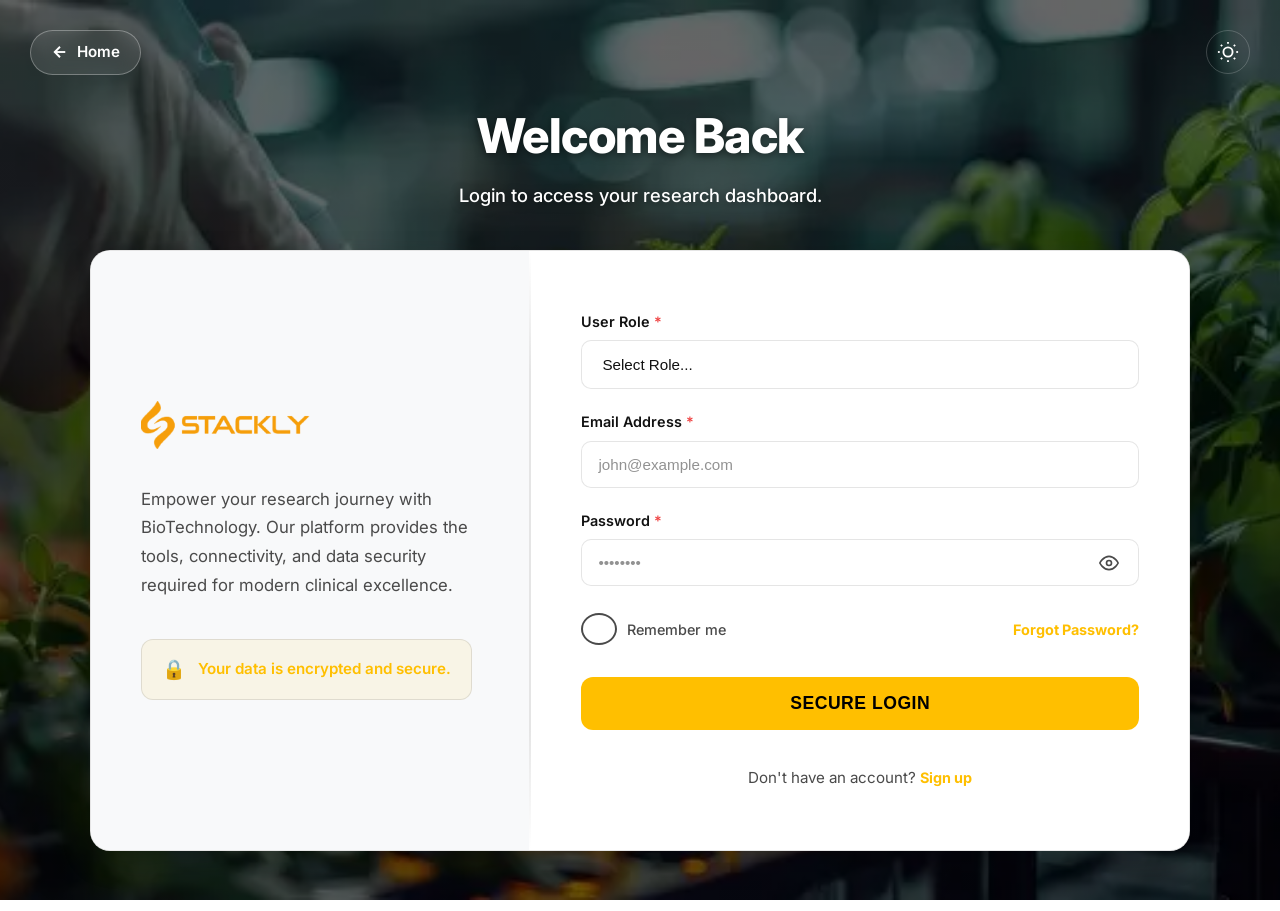
<file: pages/login.html>
<!DOCTYPE html>
<html lang="en" data-theme="dark">
<head>
    <meta charset="UTF-8" />
    <meta name="viewport" content="width=device-width, initial-scale=1.0, maximum-scale=5.0" />
    <meta name="description" content="Login to BioTechnology - Access your research and clinical dashboard." />
    <title>Login | BioTechnology</title>

    <link rel="icon" type="image/svg+xml" href="data:image/svg+xml,%3Csvg xmlns='http://www.w3.org/2000/svg' viewBox='0 0 100 100'%3E%3Cdefs%3E%3ClinearGradient id='g' x1='0%25' y1='0%25' x2='100%25' y2='100%25'%3E%3Cstop offset='0%25' style='stop-color:%23D4A574'/%3E%3Cstop offset='100%25' style='stop-color:%23C17E3A'/%3E%3C/linearGradient%3E%3C/defs%3E%3Ccircle cx='50' cy='50' r='48' fill='url(%23g)'/%3E%3Cellipse cx='50' cy='30' rx='10' ry='16' fill='none' stroke='%23fff' stroke-width='3'/%3E%3Cellipse cx='50' cy='70' rx='10' ry='16' fill='none' stroke='%23fff' stroke-width='3'/%3E%3Cline x1='40' y1='38' x2='60' y2='38' stroke='%23fff' stroke-width='2.5'/%3E%3Cline x1='40' y1='50' x2='60' y2='50' stroke='%23fff' stroke-width='2.5'/%3E%3Cline x1='40' y1='62' x2='60' y2='62' stroke='%23fff' stroke-width='2.5'/%3E%3C/svg%3E" />

    <link rel="preconnect" href="https://fonts.googleapis.com" />
    <link rel="preconnect" href="https://fonts.gstatic.com" crossorigin />
    <link href="https://fonts.googleapis.com/css2?family=Inter:wght@300;400;500;600;700;800;900&display=swap" rel="stylesheet" />

    <link rel="stylesheet" href="../css/login.css" />
</head>
<body>

    <div class="loader" id="pageLoader" aria-hidden="true" role="status">
        <div class="loader-dna">
            <div class="dna-strand">
                <span></span><span></span><span></span>
                <span></span><span></span><span></span>
            </div>
        </div>
        <p class="loader-text" id="loaderText">BioTechnology</p>
    </div>

    <div class="login-bg-overlay"></div>

    <div class="top-nav-actions">
        <span class="return-home-btn-top" onclick="useNavigate('../index.html')" aria-label="Return to Home" role="button" tabindex="0">
            <svg viewBox="0 0 24 24" fill="none" stroke="currentColor" stroke-width="2.5" aria-hidden="true" width="18" height="18">
                <line x1="19" y1="12" x2="5" y2="12"></line>
                <polyline points="12 19 5 12 12 5"></polyline>
            </svg>
            <span>Home</span>
        </span>

        <button class="theme-toggle" id="themeToggle" aria-label="Toggle light/dark theme" title="Toggle Theme">
            <svg class="sun-icon" viewBox="0 0 24 24" fill="none" stroke="currentColor" stroke-width="2" aria-hidden="true">
                <circle cx="12" cy="12" r="5"></circle>
                <line x1="12" y1="1" x2="12" y2="3"></line>
                <line x1="12" y1="21" x2="12" y2="23"></line>
                <line x1="4.22" y1="4.22" x2="5.64" y2="5.64"></line>
                <line x1="18.36" y1="18.36" x2="19.78" y2="19.78"></line>
                <line x1="1" y1="12" x2="3" y2="12"></line>
                <line x1="21" y1="12" x2="23" y2="12"></line>
                <line x1="4.22" y1="19.78" x2="5.64" y2="18.36"></line>
                <line x1="18.36" y1="5.64" x2="19.78" y2="4.22"></line>
            </svg>
            <svg class="moon-icon" viewBox="0 0 24 24" fill="none" stroke="currentColor" stroke-width="2" aria-hidden="true">
                <path d="M21 12.79A9 9 0 1 1 11.21 3 7 7 0 0 0 21 12.79z"></path>
            </svg>
        </button>
    </div>

    <main class="login-page-container">
        <header class="login-header">
            <h1 class="page-title">Welcome Back</h1>
            <p class="page-subtitle">Login to access your research dashboard.</p>
        </header>

        <section class="login-grid">
            <div class="login-col-left">
                <div class="brand-section">
                    <span class="logo-link" onclick="useNavigate('../index.html')" aria-label="BioTechnology Home" role="button" tabindex="0">
                        <img src="../assets/Home1/Header/logo.webp" alt="BioTechnology Logo" class="logo" />
                    </span>
                    <p class="login-para">
                        Empower your research journey with BioTechnology. Our platform provides the tools, connectivity, and data security required for modern clinical excellence.
                    </p>
                    <div class="security-badge">
                        <span class="lock-icon" aria-hidden="true">🔒</span>
                        <span>Your data is encrypted and secure.</span>
                    </div>
                </div>
            </div>

            <div class="grid-separator" aria-hidden="true"></div>

            <div class="login-col-right">
                <form id="loginForm" class="login-form" novalidate>
                    <div class="form-group">
                        <label for="role">User Role <span class="req-asterisk">*</span></label>
                        <select id="role" name="role" required autocomplete="organization-title">
                            <option value="" disabled selected>Select Role...</option>
                            <option value="Administrator">Administrator</option>
                            <option value="Patient">Patient</option>
                        </select>
                        <span class="error-msg" id="roleError" role="alert">Please select a role.</span>
                    </div>

                    <div class="form-group">
                        <label for="email">Email Address <span class="req-asterisk">*</span></label>
                        <input type="email" id="email" name="email" placeholder="john@example.com" required autocomplete="email" />
                        <span class="error-msg" id="emailError" role="alert">Please enter a valid email.</span>
                    </div>

                    <div class="form-group">
                        <label for="password">Password <span class="req-asterisk">*</span></label>
                        <div class="password-input-wrap">
                            <input type="password" id="password" name="password" placeholder="••••••••" required autocomplete="current-password" />
                            <button type="button" class="password-toggle-btn" id="togglePassword" aria-label="Toggle password visibility">
                                <svg class="eye-icon" viewBox="0 0 24 24" fill="none" stroke="currentColor" stroke-width="2" stroke-linecap="round" stroke-linejoin="round">
                                    <path d="M1 12s4-8 11-8 11 8 11 8-4 8-11 8-11-8-11-8z"></path>
                                    <circle cx="12" cy="12" r="3"></circle>
                                </svg>
                            </button>
                        </div>
                        <span class="error-msg" id="passwordError" role="alert">Password is required.</span>
                    </div>

                    <div class="form-options">
                        <div class="form-group checkbox-group">
                            <input type="radio" id="rememberMe" name="rememberMe" />
                            <label for="rememberMe">Remember me</label>
                        </div>
                        <span class="forgot-link text-link" onclick="useNavigate('./error.html')" role="button" tabindex="0">Forgot Password?</span>
                    </div>

                    <div class="form-actions">
                        <button type="submit" class="btn-primary login-btn">Secure Login</button>
                    </div>

                    <div class="form-footer">
                        <p>Don't have an account? <span class="text-link signup-trigger" onclick="useNavigate('./signup.html')" role="button" tabindex="0">Sign up</span></p>
                    </div>
                </form>
            </div>
        </section>
    </main>

    <script>
        /**
         * Navigation Router
         */
        function useNavigate(path) {
            window.location.assign(path);
        }

        /**
         * Global Loader Setup
         */
        const loader = document.getElementById('pageLoader');
        const loaderText = document.getElementById('loaderText');

        window.addEventListener('load', () => {
            setTimeout(() => {
                loader.classList.add('fade-out');
                setTimeout(() => {
                    loader.style.display = 'none';
                    loader.setAttribute('aria-hidden', 'true');
                }, 400);
            }, 500);
        });

        /**
         * Theme Toggle Logic
         */
        const htmlElement = document.documentElement;
        const themeToggle = document.getElementById('themeToggle');
        const savedTheme = localStorage.getItem('bt-theme') || 'light';
        
        htmlElement.setAttribute('data-theme', savedTheme);

        themeToggle.addEventListener('click', () => {
            const currentTheme = htmlElement.getAttribute('data-theme');
            const newTheme = currentTheme === 'light' ? 'dark' : 'light';
            htmlElement.setAttribute('data-theme', newTheme);
            localStorage.setItem('bt-theme', newTheme);
        });

        /**
         * Form Validation Engine
         */
        const form = document.getElementById('loginForm');
        
        const fRole = document.getElementById('role');
        const fEmail = document.getElementById('email');
        const fPass = document.getElementById('password');

        const errRole = document.getElementById('roleError');
        const errEmail = document.getElementById('emailError');
        const errPass = document.getElementById('passwordError');

        fRole.addEventListener('change', () => errRole.style.display = 'none');
        fEmail.addEventListener('input', () => errEmail.style.display = 'none');
        fPass.addEventListener('input', () => errPass.style.display = 'none');

        // Password Visibility Toggle Logic
        const togglePassword = document.getElementById('togglePassword');

        const eyeIconOpen = `<path d="M1 12s4-8 11-8 11 8 11 8-4 8-11 8-11-8-11-8z"></path><circle cx="12" cy="12" r="3"></circle>`;
        const eyeIconClosed = `<path d="M17.94 17.94A10.07 10.07 0 0 1 12 20c-7 0-11-8-11-8a18.45 18.45 0 0 1 5.06-5.94M9.9 4.24A9.12 9.12 0 0 1 12 4c7 0 11 8 11 8a18.5 18.5 0 0 1-2.16 3.19m-6.72-1.07a3 3 0 1 1-4.24-4.24"></path><line x1="1" y1="1" x2="23" y2="23"></line>`;

        togglePassword.addEventListener('click', () => {
            const type = fPass.getAttribute('type') === 'password' ? 'text' : 'password';
            fPass.setAttribute('type', type);
            togglePassword.innerHTML = `<svg class="eye-icon" viewBox="0 0 24 24" fill="none" stroke="currentColor" stroke-width="2" stroke-linecap="round" stroke-linejoin="round">${type === 'password' ? eyeIconOpen : eyeIconClosed}</svg>`;
        });

        // Form Submit Handler
        form.addEventListener('submit', (e) => {
            e.preventDefault();
            let isValid = true;

            // 1. Role Check
            if (!fRole.value) {
                errRole.style.display = 'block';
                isValid = false;
            }

            // 2. Email Check
            const emailPattern = /^[^\s@]+@[^\s@]+\.[^\s@]+$/;
            if (!emailPattern.test(fEmail.value)) {
                errEmail.style.display = 'block';
                isValid = false;
            }

            // 3. Password Check
            if (fPass.value.length === 0) {
                errPass.style.display = 'block';
                isValid = false;
            }

            if (isValid) {
                // Save email to localStorage
                localStorage.setItem('userEmail', fEmail.value);

                // Show Loader and Redirect
                loaderText.innerText = "Authenticating...";
                loader.style.display = 'flex';
                loader.classList.remove('fade-out');
                loader.setAttribute('aria-hidden', 'false');

                setTimeout(() => {
                    if (fRole.value === 'Administrator') {
                        useNavigate('./adminDashboard.html');
                    } else if (fRole.value === 'Patient') {
                        useNavigate('./patientDashboard.html');
                    }
                }, 1000);
            }
        });
    </script>
</body>
</html>
</file>
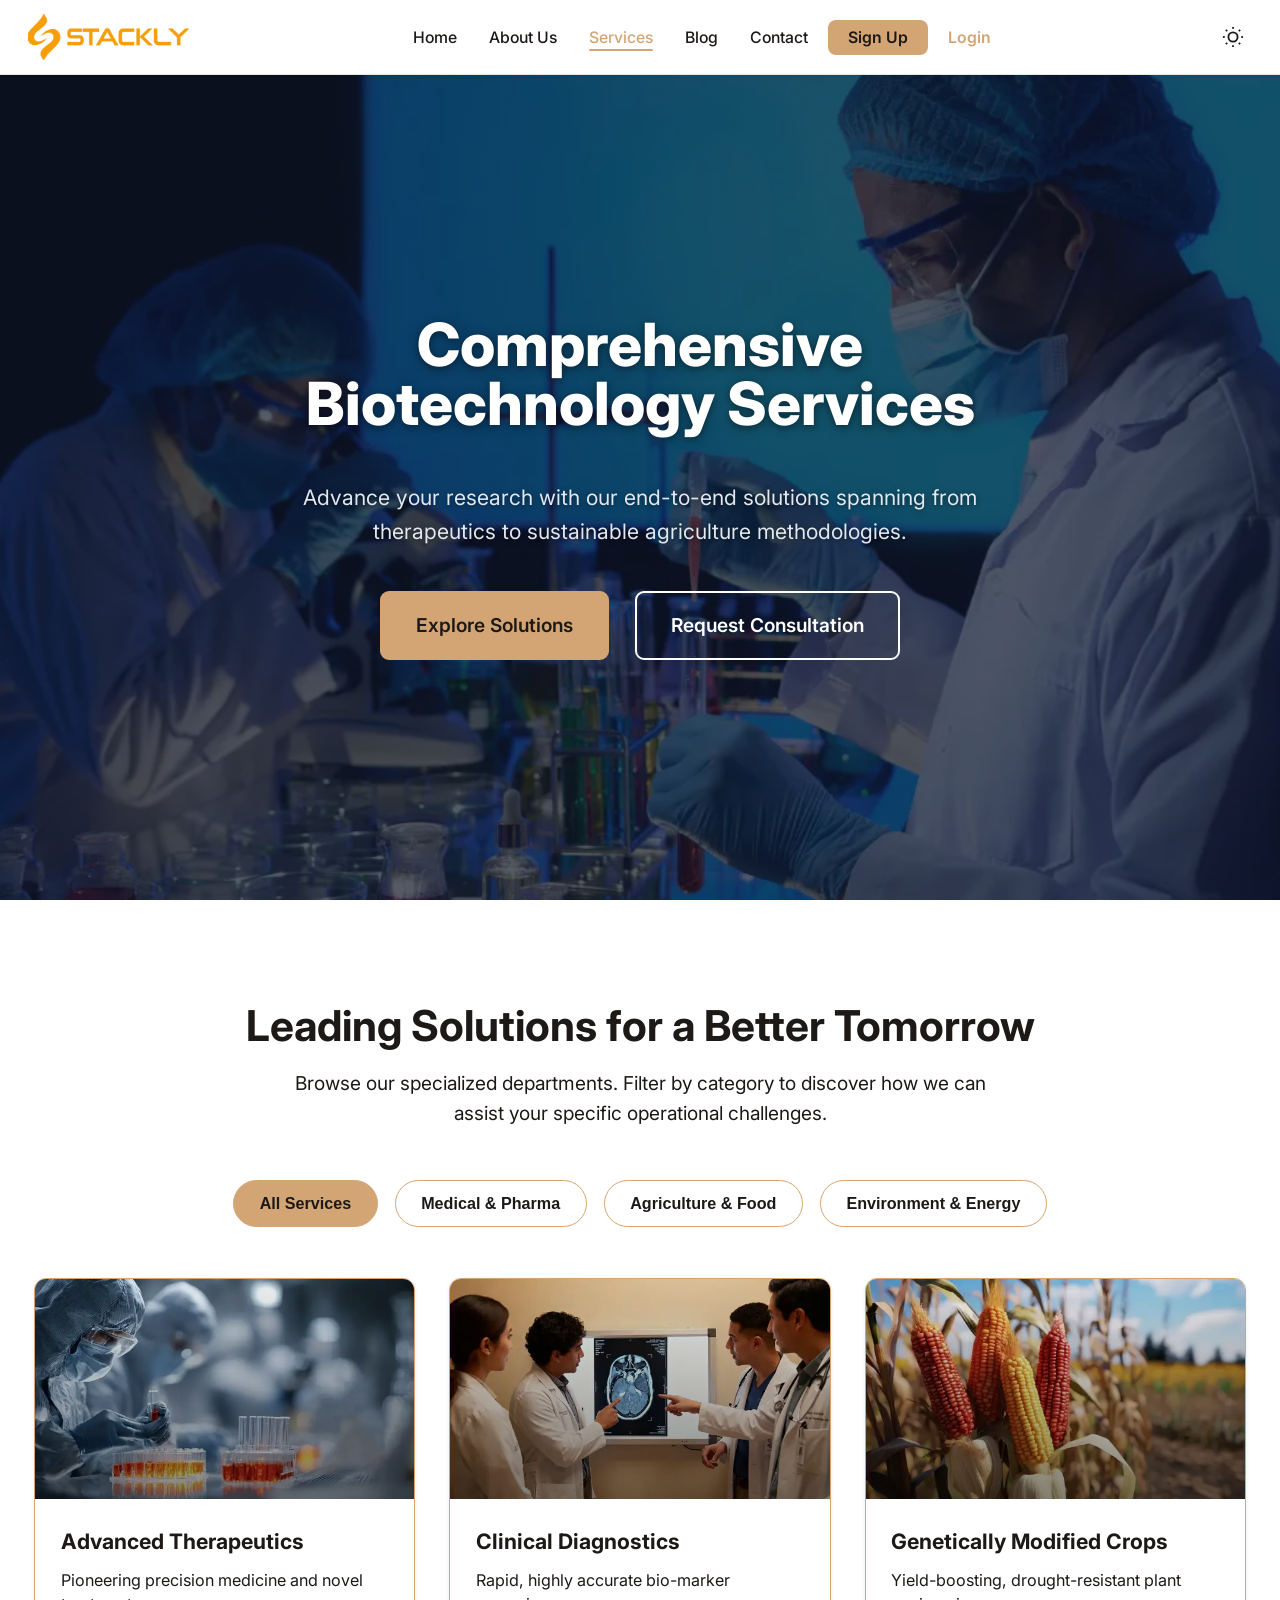
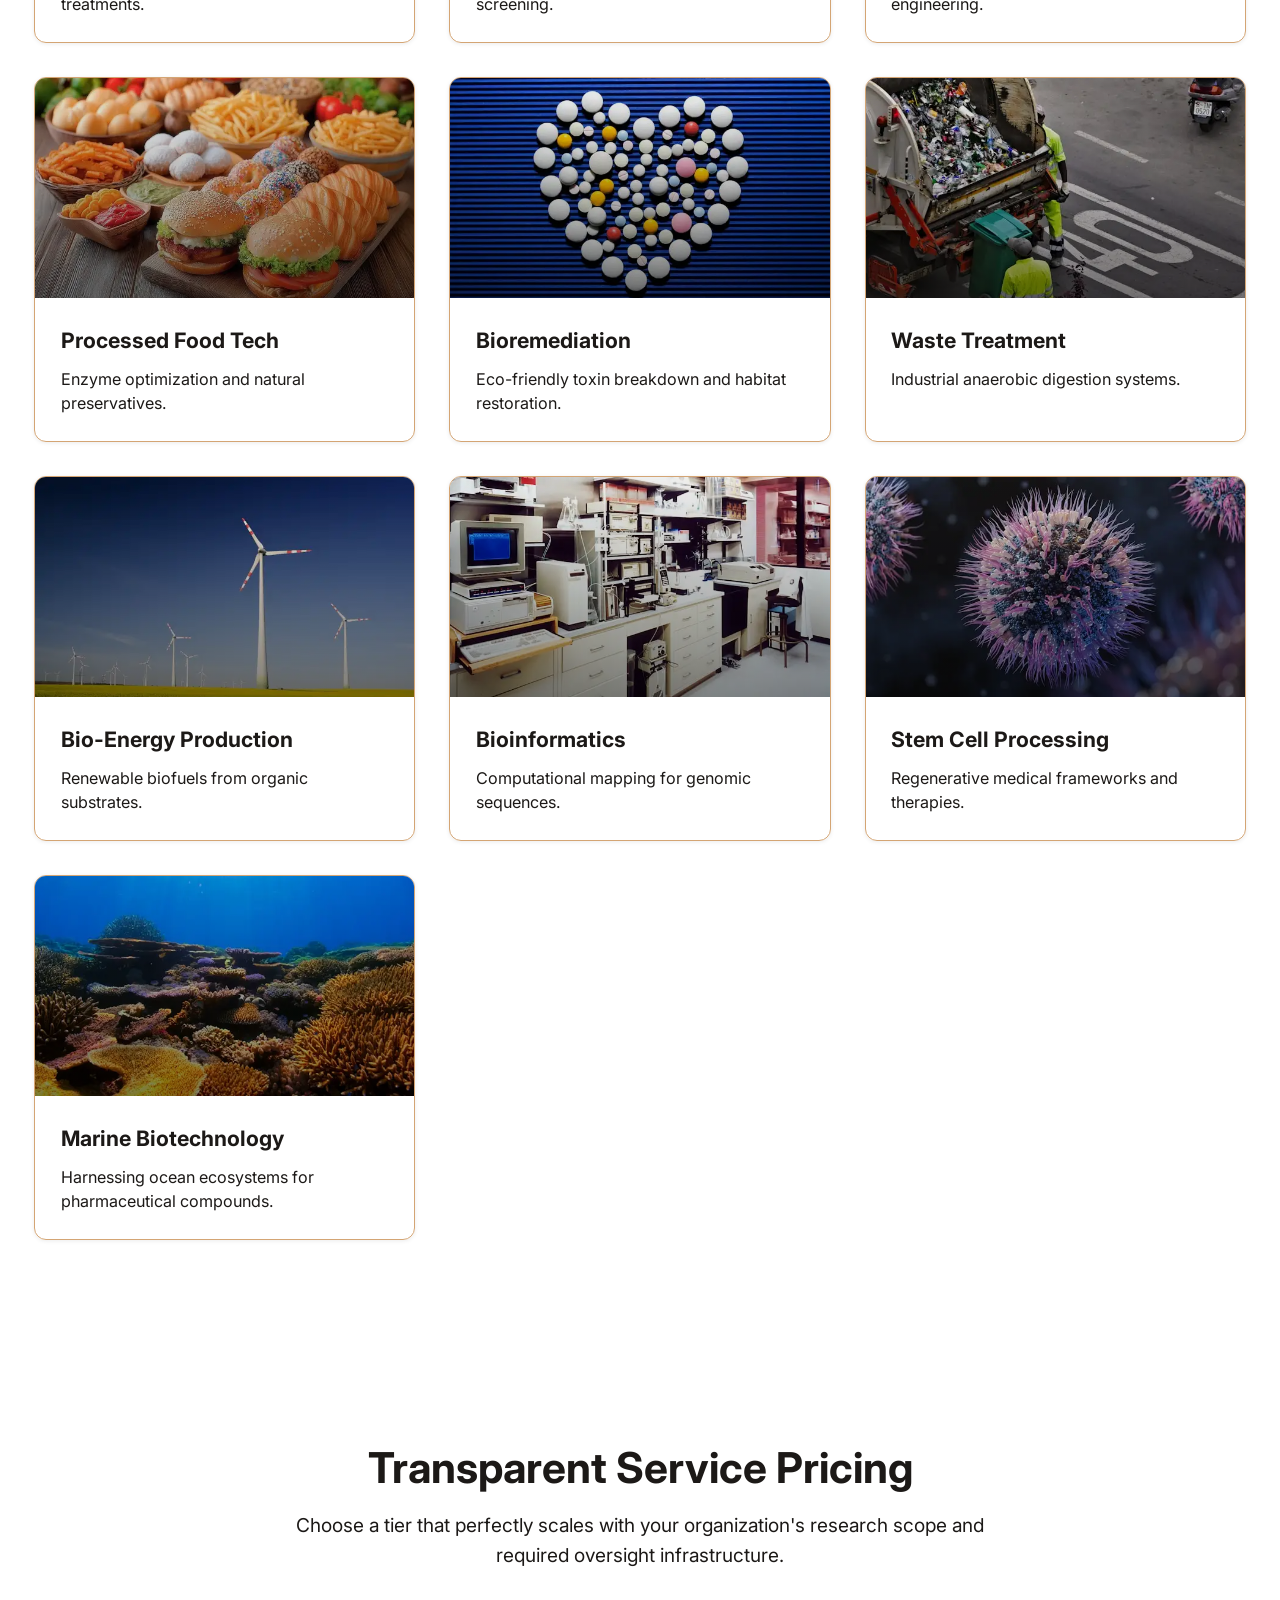
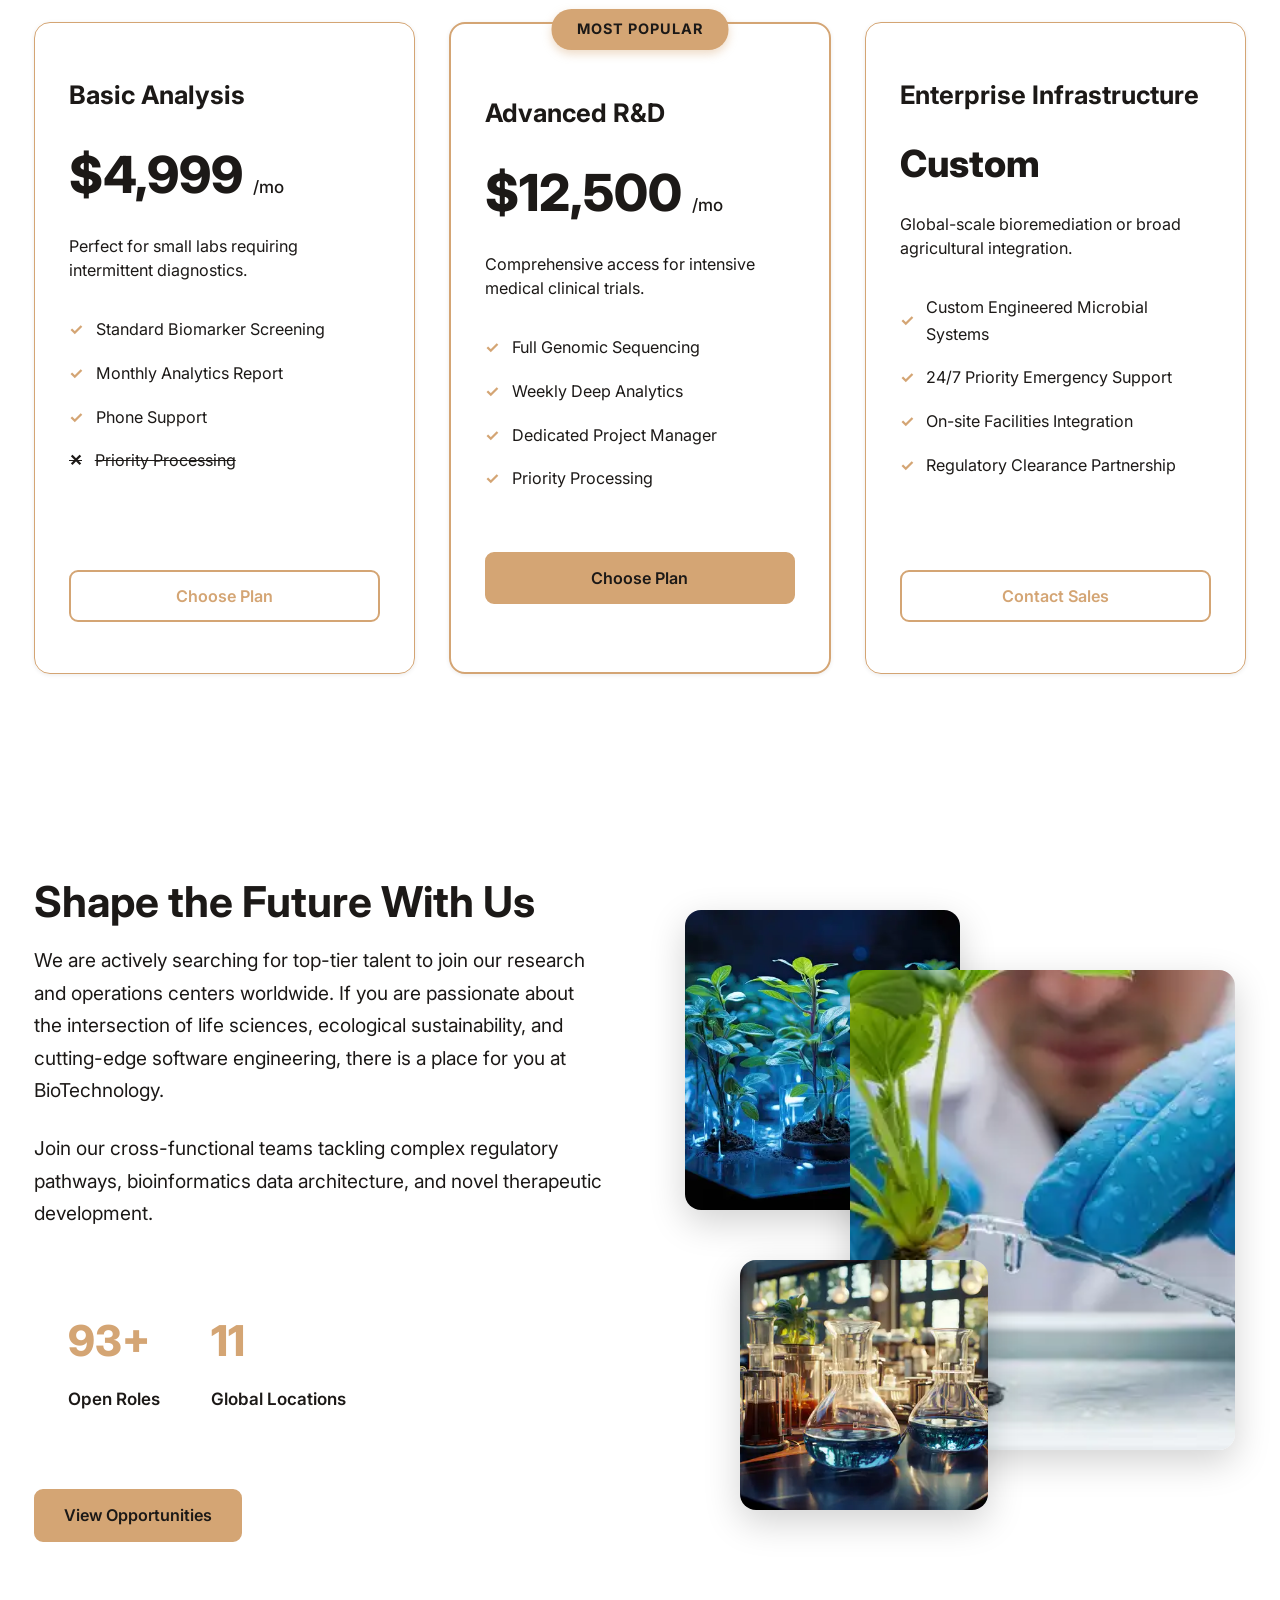
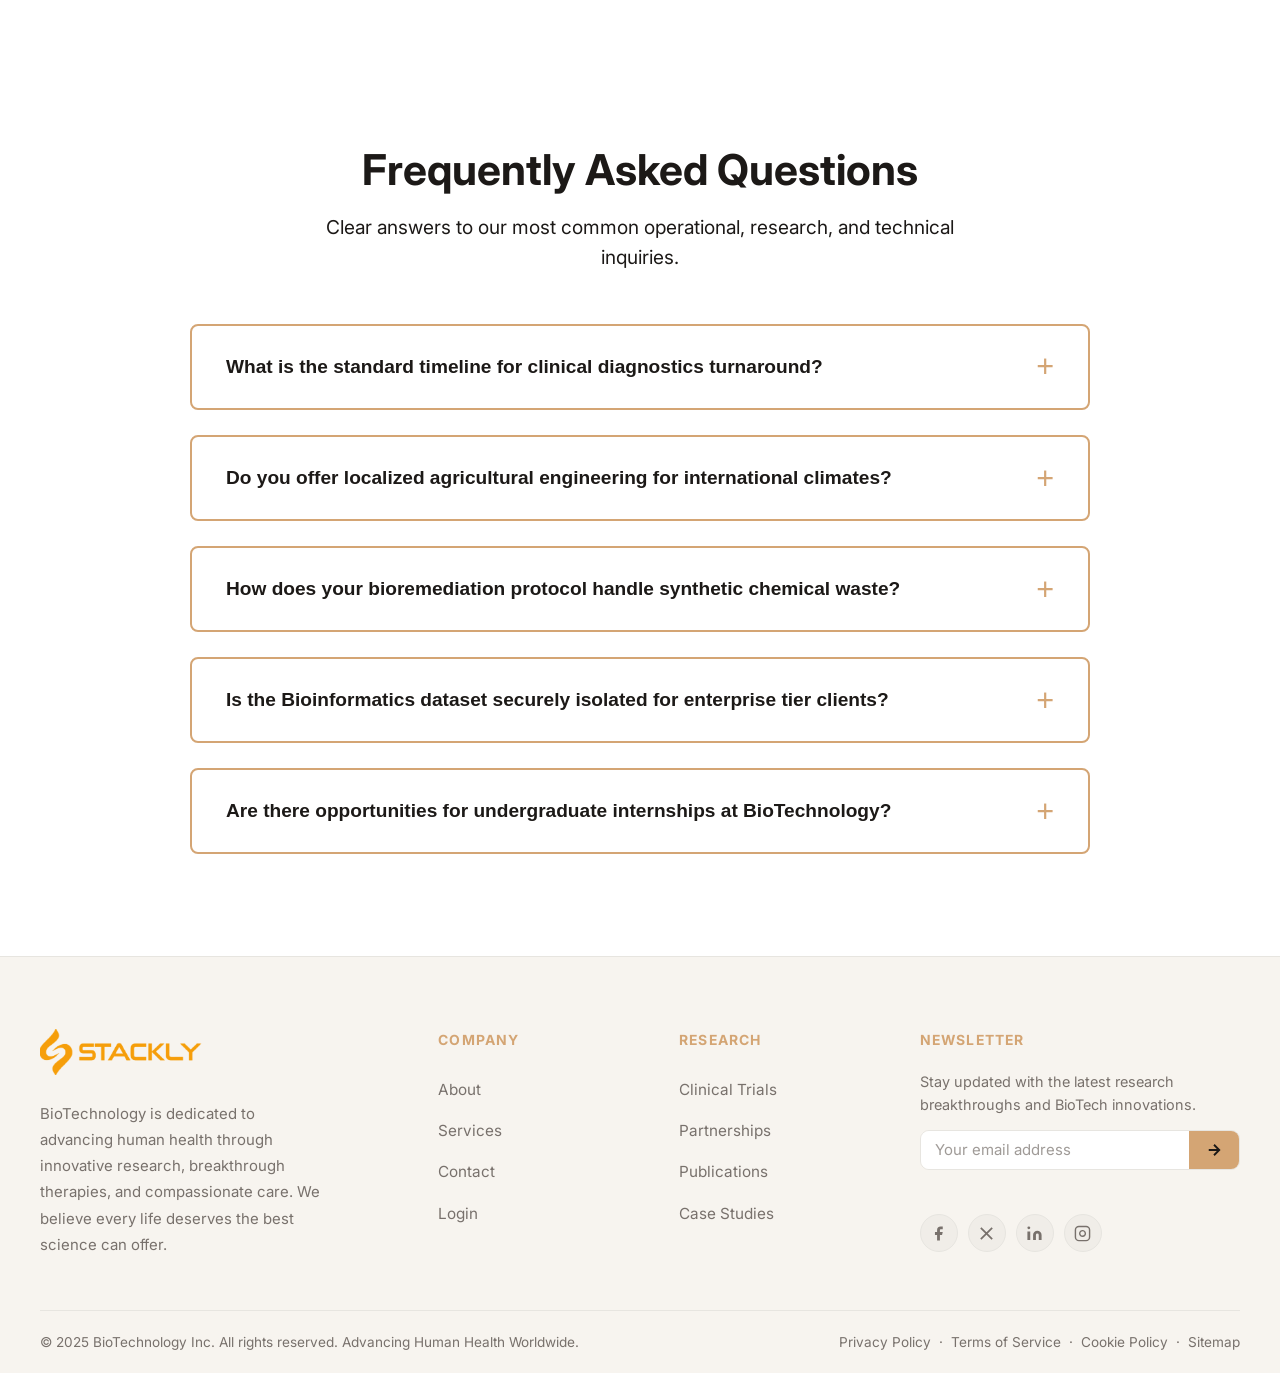
<file: pages/services.html>
<!doctype html>
<html lang="en" data-theme="light">
  <head>
    <meta charset="UTF-8" />
    <meta name="viewport" content="width=device-width, initial-scale=1.0" />
    <meta name="description" content="Services of BioTechnology - Discover our comprehensive suite of life sciences solutions." />
    <title>Services - BioTechnology</title>

    <!-- Favicon -->
    <link rel="icon" type="image/svg+xml" href="data:image/svg+xml,%3Csvg xmlns='http://www.w3.org/2000/svg' viewBox='0 0 100 100'%3E%3Cdefs%3E%3ClinearGradient id='g' x1='0%25' y1='0%25' x2='100%25' y2='100%25'%3E%3Cstop offset='0%25' style='stop-color:%23D4A574'/%3E%3Cstop offset='100%25' style='stop-color:%23C17E3A'/%3E%3C/linearGradient%3E%3C/defs%3E%3Ccircle cx='50' cy='50' r='48' fill='url(%23g)'/%3E%3Cellipse cx='50' cy='30' rx='10' ry='16' fill='none' stroke='%23fff' stroke-width='3'/%3E%3Cellipse cx='50' cy='70' rx='10' ry='16' fill='none' stroke='%23fff' stroke-width='3'/%3E%3Cline x1='40' y1='38' x2='60' y2='38' stroke='%23fff' stroke-width='2.5'/%3E%3Cline x1='40' y1='50' x2='60' y2='50' stroke='%23fff' stroke-width='2.5'/%3E%3Cline x1='40' y1='62' x2='60' y2='62' stroke='%23fff' stroke-width='2.5'/%3E%3C/svg%3E" />

    <!-- Google Fonts -->
    <link rel="preconnect" href="https://fonts.googleapis.com" />
    <link rel="preconnect" href="https://fonts.gstatic.com" crossorigin />
    <link href="https://fonts.googleapis.com/css2?family=Inter:wght@300;400;500;600;700;800;900&display=swap" rel="stylesheet" />

    <!-- Core Styles -->
    <link rel="stylesheet" href="../css/style.css" />
    <!-- Specific Page Styles -->
    <link rel="stylesheet" href="../css/services.css" />
  </head>
  <body>

    <!-- ===================== LOADER ===================== -->
    <div class="loader" id="loader" aria-hidden="true" role="status">
      <div class="loader-dna">
        <div class="dna-strand">
          <span></span><span></span><span></span>
          <span></span><span></span><span></span>
        </div>
      </div>
      <p class="loader-text">BioTechnology</p>
    </div>

    <!-- ===================== HEADER ===================== -->
    <header class="header" id="header">
      <div class="header-container">
        <!-- Logo -->
        <div class="logo-section">
          <a href="../index.html" class="logo-link" aria-label="BioTechnology Home">
            <img src="../assets/Home1/Header/logo.webp" alt="BioTechnology Logo" class="logo" id="logo" />
          </a>
        </div>

        <!-- Desktop Nav -->
        <nav class="nav-desktop" id="navDesktop" aria-label="Main navigation">
          <ul class="nav-list" role="list">
            <li><a href="../index.html" class="nav-link">Home</a></li>
            <li><a href="./about.html" class="nav-link">About Us</a></li>
            <li><a href="./services.html" class="nav-link active-nav">Services</a></li>
            <li><a href="./blog.html" class="nav-link">Blog</a></li>
            <li><a href="./contact.html" class="nav-link">Contact</a></li>
            <li><a href="./signup.html" class="nav-link nav-signup">Sign Up</a></li>
            <li><a href="./login.html" class="nav-link nav-login">Login</a></li>
          </ul>
        </nav>

        <!-- Header Actions -->
        <div class="header-actions">
          <button class="theme-toggle" id="themeToggle" aria-label="Toggle light/dark theme" title="Toggle Theme">
            <svg class="sun-icon" viewBox="0 0 24 24" fill="none" stroke="currentColor" stroke-width="2" aria-hidden="true">
              <circle cx="12" cy="12" r="5"></circle>
              <line x1="12" y1="1" x2="12" y2="3"></line>
              <line x1="12" y1="21" x2="12" y2="23"></line>
              <line x1="4.22" y1="4.22" x2="5.64" y2="5.64"></line>
              <line x1="18.36" y1="18.36" x2="19.78" y2="19.78"></line>
              <line x1="1" y1="12" x2="3" y2="12"></line>
              <line x1="21" y1="12" x2="23" y2="12"></line>
              <line x1="4.22" y1="19.78" x2="5.64" y2="18.36"></line>
              <line x1="18.36" y1="5.64" x2="19.78" y2="4.22"></line>
            </svg>
            <svg class="moon-icon" viewBox="0 0 24 24" fill="none" stroke="currentColor" stroke-width="2" aria-hidden="true">
              <path d="M21 12.79A9 9 0 1 1 11.21 3 7 7 0 0 0 21 12.79z"></path>
            </svg>
          </button>
          <button class="hamburger-toggle" id="hamburgerToggle" aria-label="Open navigation menu" aria-expanded="false" aria-controls="hamburgerMenu">
            <span class="hamburger-line"></span>
            <span class="hamburger-line"></span>
            <span class="hamburger-line"></span>
          </button>
        </div>
      </div>
    </header>

    <!-- ===================== HAMBURGER OVERLAY ===================== -->
    <div class="hamburger-overlay" id="hamburgerOverlay" aria-hidden="true"></div>
    <div class="hamburger-menu" id="hamburgerMenu" role="dialog" aria-modal="true" aria-label="Navigation menu">
      <button class="hamburger-close" id="hamburgerClose" aria-label="Close navigation menu">&#x2715;</button>
      <nav class="hamburger-nav" aria-label="Mobile navigation">
        <ul class="hamburger-list" role="list">
          <li><a href="../index.html" class="hamburger-link">Home</a></li>
          <li><a href="./about.html" class="hamburger-link">About Us</a></li>
          <li><a href="./services.html" class="hamburger-link">Services</a></li>
          <li><a href="./blog.html" class="hamburger-link">Blog</a></li>
          <li><a href="./contact.html" class="hamburger-link">Contact</a></li>
          <li><a href="./signup.html" class="hamburger-link hm-signup">Sign Up</a></li>
          <li><a href="./login.html" class="hamburger-link hm-login">Login</a></li>
          <li class="hm-theme-row">
            <button class="theme-toggle hm-theme-btn" id="hamburgerThemeToggle" aria-label="Toggle theme">
              <svg class="sun-icon" viewBox="0 0 24 24" fill="none" stroke="currentColor" stroke-width="2" aria-hidden="true">
                <circle cx="12" cy="12" r="5"></circle>
                <line x1="12" y1="1" x2="12" y2="3"></line>
                <line x1="12" y1="21" x2="12" y2="23"></line>
                <line x1="4.22" y1="4.22" x2="5.64" y2="5.64"></line>
                <line x1="18.36" y1="18.36" x2="19.78" y2="19.78"></line>
                <line x1="1" y1="12" x2="3" y2="12"></line>
                <line x1="21" y1="12" x2="23" y2="12"></line>
                <line x1="4.22" y1="19.78" x2="5.64" y2="18.36"></line>
                <line x1="18.36" y1="5.64" x2="19.78" y2="4.22"></line>
              </svg>
              <svg class="moon-icon" viewBox="0 0 24 24" fill="none" stroke="currentColor" stroke-width="2" aria-hidden="true">
                <path d="M21 12.79A9 9 0 1 1 11.21 3 7 7 0 0 0 21 12.79z"></path>
              </svg>
              <span class="hm-theme-label">Switch Theme</span>
            </button>
          </li>
        </ul>
      </nav>
    </div>

    <!-- ===================== SECTION 1: HERO VIDEO ===================== -->
    <section class="services-hero">
      <!-- Fallback using a generic high-quality abstract tech video loop or an image if video fails -->
      <video class="hero-bg-video" autoplay loop muted playsinline poster="../assets/Home1/Grid/1.webp">
        <source src="../assets/Services/serviceHero.mp4" type="video/mp4" />
        Your browser does not support the video tag.
      </video>
      <div class="hero-video-overlay"></div>
      
      <div class="services-hero-content">
        <div class="hero-title-slider fade-in delay-1">
          <h1 class="services-hero-title active">Comprehensive Biotechnology Services</h1>
          <h1 class="services-hero-title">Pioneering Sustainable Agriculture</h1>
          <h1 class="services-hero-title">Advancing Environmental Solutions</h1>
        </div>
        <p class="services-hero-para fade-in delay-2">Advance your research with our end-to-end solutions spanning from therapeutics to sustainable agriculture methodologies.</p>
        <div class="services-hero-btns fade-in delay-2">
          <a href="./error.html" class="btn btn-amber-solid">Explore Solutions</a>
          <a href="./error.html" class="btn btn-secondary">Request Consultation</a>
        </div>
      </div>
    </section>

    <!-- ===================== SECTION 2: SERVICES GRID ===================== -->
    <section class="services-grid-section fade-section" aria-label="Our Core Services">
      <div class="section-container">
        <h1 class="section-title fade-in">Leading Solutions for a Better Tomorrow</h1>
        <p class="section-description fade-in">Browse our specialized departments. Filter by category to discover how we can assist your specific operational challenges.</p>

        <!-- Filter Controls -->
        <div class="filter-controls fade-in">
          <button class="filter-btn active" data-filter="all">All Services</button>
          <button class="filter-btn" data-filter="medical">Medical &amp; Pharma</button>
          <button class="filter-btn" data-filter="agriculture">Agriculture &amp; Food</button>
          <button class="filter-btn" data-filter="environment">Environment &amp; Energy</button>
        </div>

        <!-- 10 Grid Items -->
        <div class="service-grid">
          
          <!-- Item 1 -->
          <div class="service-card" data-category="medical">
            <div class="srv-img-wrap">
              <img src="../assets/Services/Grid/serv1.webp" alt="Therapeutics" class="srv-img" />
              <div class="srv-overlay"></div>
            </div>
            <div class="srv-content-unhovered">
              <h1 class="srv-title">Advanced Therapeutics</h1>
              <p class="srv-short">Pioneering precision medicine and novel treatments.</p>
            </div>
            <div class="srv-content-hovered">
              <p class="srv-desc">Our therapeutics department specializes in gene editing, targeted precision oncology, and personalized immunology therapies for critical diseases.</p>
              <div class="srv-btns">
                <a href="./error.html" class="btn btn-amber-solid btn-sm">Learn More</a>
                <a href="./error.html" class="btn btn-secondary btn-sm">Contact Lab</a>
              </div>
            </div>
          </div>

          <!-- Item 2 -->
          <div class="service-card" data-category="medical">
            <div class="srv-img-wrap">
              <img src="../assets/Services/Grid/serv2.webp" alt="Diagnostics" class="srv-img" />
              <div class="srv-overlay"></div>
            </div>
            <div class="srv-content-unhovered">
              <h1 class="srv-title">Clinical Diagnostics</h1>
              <p class="srv-short">Rapid, highly accurate bio-marker screening.</p>
            </div>
            <div class="srv-content-hovered">
              <p class="srv-desc">Offering state-of-the-art diagnostic screening, next-gen sequencing, and predictive modeling for early disease detection and management.</p>
              <div class="srv-btns">
                <a href="./error.html" class="btn btn-amber-solid btn-sm">Learn More</a>
                <a href="./error.html" class="btn btn-secondary btn-sm">Contact Lab</a>
              </div>
            </div>
          </div>

          <!-- Item 3 -->
          <div class="service-card" data-category="agriculture">
            <div class="srv-img-wrap">
              <img src="../assets/Services/Grid/serv3.webp" alt="GMO Agriculture" class="srv-img" />
              <div class="srv-overlay"></div>
            </div>
            <div class="srv-content-unhovered">
              <h1 class="srv-title">Genetically Modified Crops</h1>
              <p class="srv-short">Yield-boosting, drought-resistant plant engineering.</p>
            </div>
            <div class="srv-content-hovered">
              <p class="srv-desc">We develop seeds and crops structurally engineered for superior pest resistance, nutritional profiles, and scalable agricultural yield.</p>
              <div class="srv-btns">
                <a href="./error.html" class="btn btn-amber-solid btn-sm">Learn More</a>
                <a href="./error.html" class="btn btn-secondary btn-sm">Contact Lab</a>
              </div>
            </div>
          </div>

          <!-- Item 4 -->
          <div class="service-card" data-category="agriculture">
            <div class="srv-img-wrap">
              <img src="../assets/Services/Grid/serv4.webp" alt="Processed Food" class="srv-img" />
              <div class="srv-overlay"></div>
            </div>
            <div class="srv-content-unhovered">
              <h1 class="srv-title">Processed Food Tech</h1>
              <p class="srv-short">Enzyme optimization and natural preservatives.</p>
            </div>
            <div class="srv-content-hovered">
              <p class="srv-desc">Optimizing shelf stability, flavor retention, and fermentation processes using natural bacterial strains and cutting-edge enzyme technology.</p>
              <div class="srv-btns">
                <a href="./error.html" class="btn btn-amber-solid btn-sm">Learn More</a>
                <a href="./error.html" class="btn btn-secondary btn-sm">Contact Lab</a>
              </div>
            </div>
          </div>

          <!-- Item 5 -->
          <div class="service-card" data-category="environment">
            <div class="srv-img-wrap">
              <img src="../assets/Services/Grid/serv5.webp" alt="Bioremediation" class="srv-img" />
              <div class="srv-overlay"></div>
            </div>
            <div class="srv-content-unhovered">
              <h1 class="srv-title">Bioremediation</h1>
              <p class="srv-short">Eco-friendly toxin breakdown and habitat restoration.</p>
            </div>
            <div class="srv-content-hovered">
              <p class="srv-desc">Utilizing engineered microbes and fungi to safely metabolize toxic spills, industrial waste, and restore ecological balances globally.</p>
              <div class="srv-btns">
                <a href="./error.html" class="btn btn-amber-solid btn-sm">Learn More</a>
                <a href="./error.html" class="btn btn-secondary btn-sm">Contact Lab</a>
              </div>
            </div>
          </div>

          <!-- Item 6 -->
          <div class="service-card" data-category="environment">
            <div class="srv-img-wrap">
              <img src="../assets/Services/Grid/serv6.webp" alt="Waste Treatment" class="srv-img" />
              <div class="srv-overlay"></div>
            </div>
            <div class="srv-content-unhovered">
              <h1 class="srv-title">Waste Treatment</h1>
              <p class="srv-short">Industrial anaerobic digestion systems.</p>
            </div>
            <div class="srv-content-hovered">
              <p class="srv-desc">Deploying scaled biological reactors to convert organic waste materials into safe byproducts, water, and usable biogas.</p>
              <div class="srv-btns">
                <a href="./error.html" class="btn btn-amber-solid btn-sm">Learn More</a>
                <a href="./error.html" class="btn btn-secondary btn-sm">Contact Lab</a>
              </div>
            </div>
          </div>

          <!-- Item 7 -->
          <div class="service-card" data-category="environment">
            <div class="srv-img-wrap">
              <img src="../assets/Services/Grid/serv7.webp" alt="Energy Production" class="srv-img" />
              <div class="srv-overlay"></div>
            </div>
            <div class="srv-content-unhovered">
              <h1 class="srv-title">Bio-Energy Production</h1>
              <p class="srv-short">Renewable biofuels from organic substrates.</p>
            </div>
            <div class="srv-content-hovered">
              <p class="srv-desc">Researching and mass-producing high-density algae biofuels and cellulosic ethanol to reduce planetary reliance on fossil fuels.</p>
              <div class="srv-btns">
                <a href="./error.html" class="btn btn-amber-solid btn-sm">Learn More</a>
                <a href="./error.html" class="btn btn-secondary btn-sm">Contact Lab</a>
              </div>
            </div>
          </div>

          <!-- Item 8 -->
          <div class="service-card" data-category="medical">
            <div class="srv-img-wrap">
              <img src="../assets/Services/Grid/serv8.webp" alt="Bioinformatics" class="srv-img" />
              <div class="srv-overlay"></div>
            </div>
            <div class="srv-content-unhovered">
              <h1 class="srv-title">Bioinformatics</h1>
              <p class="srv-short">Computational mapping for genomic sequences.</p>
            </div>
            <div class="srv-content-hovered">
              <p class="srv-desc">Harnessing AI-driven analytics to map complex DNA/RNA frameworks, accelerating the timeline from raw data to actionable clinical conclusions.</p>
              <div class="srv-btns">
                <a href="./error.html" class="btn btn-amber-solid btn-sm">Learn More</a>
                <a href="./error.html" class="btn btn-secondary btn-sm">Contact Lab</a>
              </div>
            </div>
          </div>

          <!-- Item 9 -->
          <div class="service-card" data-category="medical">
            <div class="srv-img-wrap">
              <img src="../assets/Services/Grid/serv9.webp" alt="Stem Cell Research" class="srv-img" />
              <div class="srv-overlay"></div>
            </div>
            <div class="srv-content-unhovered">
              <h1 class="srv-title">Stem Cell Processing</h1>
              <p class="srv-short">Regenerative medical frameworks and therapies.</p>
            </div>
            <div class="srv-content-hovered">
              <p class="srv-desc">Leading innovations in induced pluripotent stem cells (iPSCs) for organ regeneration, tissue repair, and degenerative disease reversal.</p>
              <div class="srv-btns">
                <a href="./error.html" class="btn btn-amber-solid btn-sm">Learn More</a>
                <a href="./error.html" class="btn btn-secondary btn-sm">Contact Lab</a>
              </div>
            </div>
          </div>

          <!-- Item 10 -->
          <div class="service-card" data-category="agriculture">
            <div class="srv-img-wrap">
              <img src="../assets/Services/Grid/serv10.webp" alt="Marine BioTech" class="srv-img" />
              <div class="srv-overlay"></div>
            </div>
            <div class="srv-content-unhovered">
              <h1 class="srv-title">Marine Biotechnology</h1>
              <p class="srv-short">Harnessing ocean ecosystems for pharmaceutical compounds.</p>
            </div>
            <div class="srv-content-hovered">
              <p class="srv-desc">Extracting and purifying complex bioactive compounds from marine flora and fauna to develop advanced antiviral and anticancer drugs.</p>
              <div class="srv-btns">
                <a href="./error.html" class="btn btn-amber-solid btn-sm">Learn More</a>
                <a href="./error.html" class="btn btn-secondary btn-sm">Contact Lab</a>
              </div>
            </div>
          </div>

        </div>
      </div>
    </section>

    <!-- ===================== SECTION 3: PRICING ===================== -->
    <section class="pricing-section fade-section" aria-label="Service Pricing">
      <div class="section-container">
        <h1 class="section-title fade-in">Transparent Service Pricing</h1>
        <p class="section-description fade-in">Choose a tier that perfectly scales with your organization's research scope and required oversight infrastructure.</p>
        
        <div class="pricing-grid">
          
          <div class="price-box fade-in">
            <h1 class="price-tier">Basic Analysis</h1>
            <div class="price-amt">$4,999 <span>/mo</span></div>
            <p class="price-desc">Perfect for small labs requiring intermittent diagnostics.</p>
            <ul class="price-features">
              <li><span aria-hidden="true">✓</span> Standard Biomarker Screening</li>
              <li><span aria-hidden="true">✓</span> Monthly Analytics Report</li>
              <li><span aria-hidden="true">✓</span> Phone Support</li>
              <li class="disabled"><span aria-hidden="true">✕</span> Priority Processing</li>
            </ul>
            <a href="./error.html" class="btn btn-amber-outline">Choose Plan</a>
          </div>

          <div class="price-box featured fade-in delay-1">
            <div class="price-badge">Most Popular</div>
            <h1 class="price-tier">Advanced R&amp;D</h1>
            <div class="price-amt">$12,500 <span>/mo</span></div>
            <p class="price-desc">Comprehensive access for intensive medical clinical trials.</p>
            <ul class="price-features">
              <li><span aria-hidden="true">✓</span> Full Genomic Sequencing</li>
              <li><span aria-hidden="true">✓</span> Weekly Deep Analytics</li>
              <li><span aria-hidden="true">✓</span> Dedicated Project Manager</li>
              <li><span aria-hidden="true">✓</span> Priority Processing</li>
            </ul>
            <a href="./error.html" class="btn btn-amber-solid">Choose Plan</a>
          </div>

          <div class="price-box fade-in delay-2">
            <h1 class="price-tier">Enterprise Infrastructure</h1>
            <div class="price-amt custom-price">Custom</div>
            <p class="price-desc">Global-scale bioremediation or broad agricultural integration.</p>
            <ul class="price-features">
              <li><span aria-hidden="true">✓</span> Custom Engineered Microbial Systems</li>
              <li><span aria-hidden="true">✓</span> 24/7 Priority Emergency Support</li>
              <li><span aria-hidden="true">✓</span> On-site Facilities Integration</li>
              <li><span aria-hidden="true">✓</span> Regulatory Clearance Partnership</li>
            </ul>
            <a href="./error.html" class="btn btn-amber-outline">Contact Sales</a>
          </div>

        </div>
      </div>
    </section>

    <!-- ===================== SECTION 4: CAREERS ===================== -->
    <section class="careers-section fade-section" aria-label="Careers">
      <div class="section-container">
        <div class="career-layout">
          <div class="career-content fade-in">
            <h1 class="section-title">Shape the Future With Us</h1>
            <p class="career-para">We are actively searching for top-tier talent to join our research and operations centers worldwide. If you are passionate about the intersection of life sciences, ecological sustainability, and cutting-edge software engineering, there is a place for you at BioTechnology.</p>
            <p class="career-para">Join our cross-functional teams tackling complex regulatory pathways, bioinformatics data architecture, and novel therapeutic development.</p>
            
            <div class="career-stats">
              <div class="countup-box">
                 <h2><span class="countup" data-target="150">0</span>+</h2>
                 <p>Open Roles</p>
              </div>
              <div class="countup-box">
                 <h2><span class="countup" data-target="18">0</span></h2>
                 <p>Global Locations</p>
              </div>
            </div>

            <div class="career-btns">
              <a href="./error.html" class="btn btn-amber-solid">View Opportunities</a>
              <a href="./error.html" class="btn btn-secondary">Culture &amp; Benefits</a>
            </div>
          </div>

          <div class="career-gallery fade-in delay-1">
            <img src="../assets/Services/33.webp" alt="Laboratory Work" class="c-img c-img-main" />
            <img src="../assets/Services/22.webp" alt="Field Research" class="c-img c-img-sub1" />
            <img src="../assets/Services/11.webp" alt="Data Analytics" class="c-img c-img-sub2" />
          </div>
        </div>
      </div>
    </section>

    <!-- ===================== SECTION 5: FAQS ===================== -->
    <section class="faq-section fade-section" aria-label="Frequently Asked Questions">
      <div class="section-container">
        <h1 class="section-title fade-in">Frequently Asked Questions</h1>
        <p class="section-description fade-in">Clear answers to our most common operational, research, and technical inquiries.</p>

        <div class="faq-accordion fade-in">
          
          <div class="faq-item">
            <button class="faq-trigger" aria-expanded="false">
              <h1 class="faq-question">What is the standard timeline for clinical diagnostics turnaround?</h1>
              <span class="faq-icon" aria-hidden="true">+</span>
            </button>
            <div class="faq-content">
              <p class="faq-text">For standard biomarker screening, results are typically processed within 48 to 72 hours. Advanced genomic sequencing and robust modeling may require 2 to 3 weeks depending on the complexity of the trial structure and local compliance regulations.</p>
            </div>
          </div>

          <div class="faq-item">
            <button class="faq-trigger" aria-expanded="false">
              <h1 class="faq-question">Do you offer localized agricultural engineering for international climates?</h1>
              <span class="faq-icon" aria-hidden="true">+</span>
            </button>
            <div class="faq-content">
              <p class="faq-text">Yes, our agricultural division models seeds to match specific geoclimatic zones. We have optimized drought-resistant strains for arid regions and pest-resistant mechanisms specific to tropical equatorial zones.</p>
            </div>
          </div>

          <div class="faq-item">
            <button class="faq-trigger" aria-expanded="false">
              <h1 class="faq-question">How does your bioremediation protocol handle synthetic chemical waste?</h1>
              <span class="faq-icon" aria-hidden="true">+</span>
            </button>
            <div class="faq-content">
              <p class="faq-text">We utilize a two-stage approach. First, we synthesize highly adaptive bacterial enzymes known to break covalent bonds in complex synthetic oils and plastics. Second, we introduce specialized fungi to absorb heavy metals and mitigate downstream soil contamination.</p>
            </div>
          </div>

          <div class="faq-item">
            <button class="faq-trigger" aria-expanded="false">
              <h1 class="faq-question">Is the Bioinformatics dataset securely isolated for enterprise tier clients?</h1>
              <span class="faq-icon" aria-hidden="true">+</span>
            </button>
            <div class="faq-content">
              <p class="faq-text">Absolutely. All proprietary genomic models and trial data exist on air-gapped or heavily encrypted private cloud architecture compliant with HIPAA, GDPR, and ISO 27001 standards.</p>
            </div>
          </div>

          <div class="faq-item">
            <button class="faq-trigger" aria-expanded="false">
              <h1 class="faq-question">Are there opportunities for undergraduate internships at BioTechnology?</h1>
              <span class="faq-icon" aria-hidden="true">+</span>
            </button>
            <div class="faq-content">
              <p class="faq-text">We launch global fellowship and internship programs twice a year, targeted at exceptional juniors and seniors studying bioinformatics, organic chemistry, or ecological sciences. Watch our careers page during Q3 for applications.</p>
            </div>
          </div>

        </div>
      </div>
    </section>

    <!-- ===================== FOOTER ===================== -->
    <!-- Identical footer logic to index/about pages -->
    <footer class="footer" id="footer">
      <div class="footer-container">
        <!-- Col 1: Logo + Para -->
        <div class="footer-col footer-col-brand">
          <a href="../index.html" class="footer-logo-link" aria-label="BioTechnology Home">
            <img src="../assets/Home1/Header/logo.webp" alt="BioTechnology Logo" class="footer-logo" id="footerLogo" />
          </a>
          <p class="footer-brand-para">
            BioTechnology is dedicated to advancing human health through innovative research, breakthrough therapies, and compassionate care. We believe every life deserves the best science can offer.
          </p>
        </div>
        <!-- Col 2: Company -->
        <div class="footer-col">
          <h4 class="footer-col-heading">Company</h4>
          <ul class="footer-col-links" role="list">
            <li><a href="./about.html" class="footer-link">About</a></li>
            <li><a href="./services.html" class="footer-link">Services</a></li>
            <li><a href="./contact.html" class="footer-link">Contact</a></li>
            <li><a href="./login.html" class="footer-link">Login</a></li>
          </ul>
        </div>
        <!-- Col 3: Research -->
        <div class="footer-col">
          <h4 class="footer-col-heading">Research</h4>
          <ul class="footer-col-links" role="list">
            <li><a href="./error.html" class="footer-link">Clinical Trials</a></li>
            <li><a href="./error.html" class="footer-link">Partnerships</a></li>
            <li><a href="./error.html" class="footer-link">Publications</a></li>
            <li><a href="./error.html" class="footer-link">Case Studies</a></li>
          </ul>
        </div>
        <!-- Col 4: Newsletter + Social -->
        <div class="footer-col">
          <h4 class="footer-col-heading">Newsletter</h4>
          <p class="footer-newsletter-desc">Stay updated with the latest research breakthroughs and BioTech innovations.</p>
          <form class="footer-newsletter-form" id="newsletterForm" novalidate>
            <div class="footer-newsletter-row">
              <label for="newsletterEmail" class="sr-only">Email address</label>
              <input type="email" id="newsletterEmail" name="email" placeholder="Your email address" class="footer-newsletter-input" autocomplete="email" required />
              <button type="submit" class="footer-newsletter-btn" aria-label="Subscribe to newsletter">
                <svg viewBox="0 0 24 24" fill="none" stroke="currentColor" stroke-width="2.5" aria-hidden="true">
                  <line x1="5" y1="12" x2="19" y2="12"></line>
                  <polyline points="12 5 19 12 12 19"></polyline>
                </svg>
              </button>
            </div>
            <p class="footer-newsletter-err" id="newsletterErr" role="alert" aria-live="polite"></p>
          </form>
          <div class="footer-social" aria-label="Social media links">
            <a href="./error.html" class="social-btn" aria-label="Follow us on Facebook" title="Facebook">
              <svg viewBox="0 0 24 24" fill="currentColor" aria-hidden="true"><path d="M18 2h-3a5 5 0 0 0-5 5v3H7v4h3v8h4v-8h3l1-4h-4V7a1 1 0 0 1 1-1h3z"></path></svg>
            </a>
            <a href="./error.html" class="social-btn" aria-label="Follow us on Twitter/X" title="Twitter/X">
              <svg viewBox="0 0 24 24" fill="currentColor" aria-hidden="true"><path d="M4 4l16 16m0-16L4 20" stroke="currentColor" stroke-width="2.5" fill="none"></path></svg>
            </a>
            <a href="./error.html" class="social-btn" aria-label="Follow us on LinkedIn" title="LinkedIn">
              <svg viewBox="0 0 24 24" fill="currentColor" aria-hidden="true"><path d="M16 8a6 6 0 0 1 6 6v7h-4v-7a2 2 0 0 0-2-2 2 2 0 0 0-2 2v7h-4v-7a6 6 0 0 1 6-6zM2 9h4v12H2z"></path><circle cx="4" cy="4" r="2"></circle></svg>
            </a>
            <a href="./error.html" class="social-btn" aria-label="Follow us on Instagram" title="Instagram">
              <svg viewBox="0 0 24 24" fill="none" stroke="currentColor" stroke-width="2" aria-hidden="true"><rect x="2" y="2" width="20" height="20" rx="5" ry="5"></rect><path d="M16 11.37A4 4 0 1 1 12.63 8 4 4 0 0 1 16 11.37z"></path><line x1="17.5" y1="6.5" x2="17.51" y2="6.5"></line></svg>
            </a>
          </div>
        </div>
      </div>
      <div class="footer-bottom">
        <div class="footer-bottom-inner">
          <p class="footer-copy">&copy; 2025 BioTechnology Inc. All rights reserved. Advancing Human Health Worldwide.</p>
          <nav class="footer-bottom-links" aria-label="Legal links">
            <a href="./error.html" class="footer-bottom-link">Privacy Policy</a>
            <span aria-hidden="true">·</span>
            <a href="./error.html" class="footer-bottom-link">Terms of Service</a>
            <span aria-hidden="true">·</span>
            <a href="./error.html" class="footer-bottom-link">Cookie Policy</a>
            <span aria-hidden="true">·</span>
            <a href="./error.html" class="footer-bottom-link">Sitemap</a>
          </nav>
        </div>
      </div>
    </footer>

    <!-- ===================== SCROLL TO TOP ===================== -->
    <button class="scroll-to-top" id="scrollToTop" aria-label="Scroll to top of page" title="Scroll to top">
      <svg viewBox="0 0 24 24" fill="none" stroke="currentColor" stroke-width="2.5" aria-hidden="true">
        <polyline points="18 15 12 9 6 15"></polyline>
      </svg>
    </button>

    <!-- ===================== SCRIPTS ===================== -->
    <script>
      /* 1. LOADER */
      (function () {
        var loader = document.getElementById('loader');
        function hideLoader() {
          loader.classList.add('fade-out');
          setTimeout(function () {
            loader.style.display = 'none';
            loader.setAttribute('aria-hidden', 'true');
          }, 600);
        }
        window.addEventListener('load', function () { setTimeout(hideLoader, 600); });
        window.addEventListener('pageshow', function (e) {
          if (e.persisted) { loader.style.display = 'none'; loader.setAttribute('aria-hidden', 'true'); }
        });
      })();

      /* 2. THEME TOGGLE */
      (function () {
        var html = document.documentElement;
        var saved = localStorage.getItem('bt-theme') || 'light';
        html.setAttribute('data-theme', saved);
        document.querySelectorAll('.theme-toggle').forEach(function (btn) {
          btn.addEventListener('click', function () {
            var curr = html.getAttribute('data-theme');
            var next = curr === 'light' ? 'dark' : 'light';
            html.setAttribute('data-theme', next);
            localStorage.setItem('bt-theme', next);
          });
        });
      })();

      /* 3. HAMBURGER MENU */
      (function () {
        var toggle = document.getElementById('hamburgerToggle');
        var menu = document.getElementById('hamburgerMenu');
        var overlay = document.getElementById('hamburgerOverlay');
        var closeBtn = document.getElementById('hamburgerClose');
        function openMenu() {
          menu.classList.add('open'); overlay.classList.add('open');
          toggle.setAttribute('aria-expanded', 'true'); document.body.style.overflow = 'hidden';
        }
        function closeMenu() {
          menu.classList.remove('open'); overlay.classList.remove('open');
          toggle.setAttribute('aria-expanded', 'false'); document.body.style.overflow = '';
        }
        toggle.addEventListener('click', function (e) {
          e.stopPropagation(); menu.classList.contains('open') ? closeMenu() : openMenu();
        });
        closeBtn.addEventListener('click', closeMenu); overlay.addEventListener('click', closeMenu);
        menu.querySelectorAll('.hamburger-link').forEach(function (link) { link.addEventListener('click', closeMenu); });
        document.addEventListener('keydown', function (e) {
          if (e.key === 'Escape' && menu.classList.contains('open')) closeMenu();
        });
      })();

      /* 4. HEADER SCROLL EFFECT */
      (function () {
        var header = document.getElementById('header');
        window.addEventListener('scroll', function () {
          if (window.scrollY > 50) header.classList.add('scrolled');
          else header.classList.remove('scrolled');
        });
      })();

      /* 5. SCROLL TO TOP */
      (function () {
        var btn = document.getElementById('scrollToTop');
        window.addEventListener('scroll', function () { btn.classList.toggle('visible', window.scrollY > 400); });
        btn.addEventListener('click', function () { window.scrollTo({ top: 0, behavior: 'smooth' }); });
      })();

      /* 6. FADE-IN ON SCROLL */
      (function () {
        var io = new IntersectionObserver(function (entries) {
          entries.forEach(function (entry) {
            if (entry.isIntersecting) {
               entry.target.classList.add('visible'); io.unobserve(entry.target);
            }
          });
        }, { threshold: 0.12, rootMargin: '0px 0px -60px 0px' });
        document.querySelectorAll('.fade-in').forEach(function (el) { io.observe(el); });

        var sio = new IntersectionObserver(function (entries) {
          entries.forEach(function (entry) {
            if (entry.isIntersecting) {
               entry.target.classList.add('section-visible'); sio.unobserve(entry.target);
            }
          });
        }, { threshold: 0.08 });
        document.querySelectorAll('.fade-section').forEach(function (el) { sio.observe(el); });
      })();

      /* 7. COUNTUP ANIMATION */
      (function () {
        var cio = new IntersectionObserver(function (entries) {
          entries.forEach(function (entry) {
            if (entry.isIntersecting) {
              var el = entry.target;
              if (el.dataset.counted) return;
              el.dataset.counted = '1';
              var target = parseInt(el.getAttribute('data-target'), 10);
              var duration = 1800; var start = null;
              function step(ts) {
                if (!start) start = ts;
                var progress = Math.min((ts - start) / duration, 1);
                var eased = 1 - Math.pow(1 - progress, 3);
                el.textContent = Math.floor(eased * target).toLocaleString();
                if (progress < 1) requestAnimationFrame(step);
                else el.textContent = target.toLocaleString();
              }
              requestAnimationFrame(step);
              cio.unobserve(el);
            }
          });
        }, { threshold: 0.5 });
        document.querySelectorAll('.countup').forEach(function (el) { cio.observe(el); });
      })();

      /* 8. NEWSLETTER FORM VALIDATION */
      (function () {
        var form = document.getElementById('newsletterForm');
        var emailInput = document.getElementById('newsletterEmail');
        var errEl = document.getElementById('newsletterErr');
        if (!form) return;
        form.addEventListener('submit', function (e) {
          e.preventDefault();
          var val = emailInput.value.trim();
          var emailRegex = /^[^\s@]+@[^\s@]+\.[^\s@]{2,}$/;
          if (!val) { showErr('Please enter your email address.'); return; }
          if (!emailRegex.test(val)) { showErr('Please enter a valid email address.'); return; }
          window.location.href = './error.html';
        });
        function showErr(msg) {
          errEl.textContent = msg; errEl.style.color = '#e74c3c'; emailInput.focus();
        }
        emailInput.addEventListener('input', function () { errEl.textContent = ''; });
      })();

      /* 9. PAGE LEAVE LOADER */
      (function () {
        document.querySelectorAll('a[href]').forEach(function (a) {
          var href = a.getAttribute('href');
          if (href && !href.startsWith('#') && !href.startsWith('mailto') && !href.startsWith('tel') && !a.getAttribute('target')) {
            a.addEventListener('click', function (e) {
              var loader = document.getElementById('loader');
              if (loader) {
                loader.style.display = 'flex'; loader.style.opacity = '1'; loader.classList.remove('fade-out');
              }
            });
          }
        });
      })();

      /* 10. SERVICES FILTER */
      (function() {
        const btns = document.querySelectorAll('.filter-btn');
        const cards = document.querySelectorAll('.service-card');
        if (!btns.length || !cards.length) return;

        btns.forEach(btn => {
          btn.addEventListener('click', () => {
             // Remove active class
             btns.forEach(b => b.classList.remove('active'));
             btn.classList.add('active');

             const filterVal = btn.getAttribute('data-filter');
             
             cards.forEach(card => {
                if(filterVal === 'all' || card.getAttribute('data-category') === filterVal) {
                   card.style.display = 'block';
                   // Add a tiny delay to re-trigger opacity if we wanted complex anim, but display block is OK for now.
                   setTimeout(() => { card.style.opacity = '1'; card.style.transform = 'translateY(0)'; }, 50);
                } else {
                   card.style.opacity = '0'; card.style.transform = 'translateY(20px)';
                   setTimeout(() => { card.style.display = 'none'; }, 300);
                }
             });
          });
        });
      })();
      
      /* 10.5 HERO SLIDER */
      (function() {
        const titles = document.querySelectorAll('.hero-title-slider .services-hero-title');
        if (titles.length === 0) return;
        let index = 0;
        setInterval(() => {
          titles[index].classList.remove('active');
          index = (index + 1) % titles.length;
          titles[index].classList.add('active');
        }, 2000);
      })();

      /* 11. FAQ ACCORDION */
      (function() {
        const triggers = document.querySelectorAll('.faq-trigger');
        triggers.forEach(trigger => {
           trigger.addEventListener('click', () => {
              const isExpanded = trigger.getAttribute('aria-expanded') === 'true';
              
              // Close all others
              triggers.forEach(otherTrigger => {
                 if (otherTrigger !== trigger) {
                    otherTrigger.setAttribute('aria-expanded', 'false');
                    otherTrigger.querySelector('.faq-icon').textContent = '+';
                    otherTrigger.nextElementSibling.style.maxHeight = null;
                 }
              });

              // Toggle current
              if (isExpanded) {
                 trigger.setAttribute('aria-expanded', 'false');
                 trigger.querySelector('.faq-icon').textContent = '+';
                 trigger.nextElementSibling.style.maxHeight = null;
              } else {
                 trigger.setAttribute('aria-expanded', 'true');
                 trigger.querySelector('.faq-icon').textContent = '-';
                 let content = trigger.nextElementSibling;
                 content.style.maxHeight = content.scrollHeight + "px";
              }
           });
        });
      })();

    </script>
  </body>
</html>
</file>
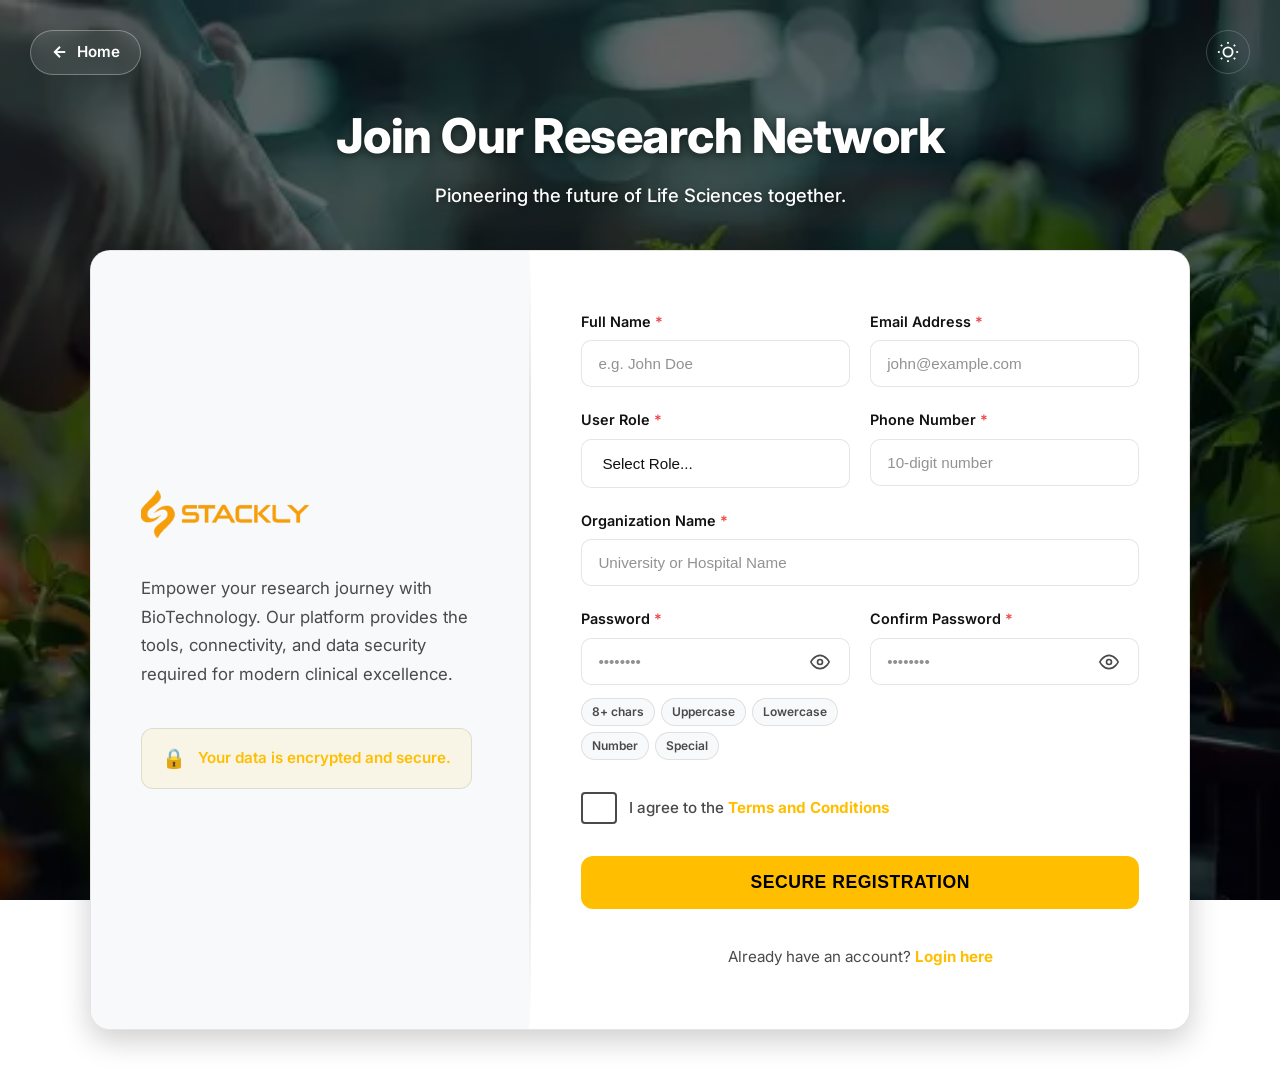
<file: pages/signup.html>
<!DOCTYPE html>
<html lang="en" data-theme="dark">
<head>
    <meta charset="UTF-8" />
    <meta name="viewport" content="width=device-width, initial-scale=1.0, maximum-scale=5.0" />
    <meta name="description" content="Sign up for BioTechnology - Join our community of life science innovators." />
    <title>Sign Up | BioTechnology</title>

    <link rel="icon" type="image/svg+xml" href="data:image/svg+xml,%3Csvg xmlns='http://www.w3.org/2000/svg' viewBox='0 0 100 100'%3E%3Cdefs%3E%3ClinearGradient id='g' x1='0%25' y1='0%25' x2='100%25' y2='100%25'%3E%3Cstop offset='0%25' style='stop-color:%23D4A574'/%3E%3Cstop offset='100%25' style='stop-color:%23C17E3A'/%3E%3C/linearGradient%3E%3C/defs%3E%3Ccircle cx='50' cy='50' r='48' fill='url(%23g)'/%3E%3Cellipse cx='50' cy='30' rx='10' ry='16' fill='none' stroke='%23fff' stroke-width='3'/%3E%3Cellipse cx='50' cy='70' rx='10' ry='16' fill='none' stroke='%23fff' stroke-width='3'/%3E%3Cline x1='40' y1='38' x2='60' y2='38' stroke='%23fff' stroke-width='2.5'/%3E%3Cline x1='40' y1='50' x2='60' y2='50' stroke='%23fff' stroke-width='2.5'/%3E%3Cline x1='40' y1='62' x2='60' y2='62' stroke='%23fff' stroke-width='2.5'/%3E%3C/svg%3E" />

    <link rel="preconnect" href="https://fonts.googleapis.com" />
    <link rel="preconnect" href="https://fonts.gstatic.com" crossorigin />
    <link href="https://fonts.googleapis.com/css2?family=Inter:wght@300;400;500;600;700;800;900&display=swap" rel="stylesheet" />

    <link rel="stylesheet" href="../css/signup.css" />
</head>
<body>

    <div class="loader" id="pageLoader" aria-hidden="true" role="status">
        <div class="loader-dna">
            <div class="dna-strand">
                <span></span><span></span><span></span>
                <span></span><span></span><span></span>
            </div>
        </div>
        <p class="loader-text" id="loaderText">BioTechnology</p>
    </div>

    <div class="signup-bg-overlay"></div>

    <div class="top-nav-actions">
        <span class="return-home-btn-top" onclick="useNavigate('../index.html')" aria-label="Return to Home" role="button" tabindex="0">
            <svg viewBox="0 0 24 24" fill="none" stroke="currentColor" stroke-width="2.5" aria-hidden="true" width="18" height="18">
                <line x1="19" y1="12" x2="5" y2="12"></line>
                <polyline points="12 19 5 12 12 5"></polyline>
            </svg>
            <span>Home</span>
        </span>

        <button class="theme-toggle" id="themeToggle" aria-label="Toggle light/dark theme" title="Toggle Theme">
            <svg class="sun-icon" viewBox="0 0 24 24" fill="none" stroke="currentColor" stroke-width="2" aria-hidden="true">
                <circle cx="12" cy="12" r="5"></circle>
                <line x1="12" y1="1" x2="12" y2="3"></line>
                <line x1="12" y1="21" x2="12" y2="23"></line>
                <line x1="4.22" y1="4.22" x2="5.64" y2="5.64"></line>
                <line x1="18.36" y1="18.36" x2="19.78" y2="19.78"></line>
                <line x1="1" y1="12" x2="3" y2="12"></line>
                <line x1="21" y1="12" x2="23" y2="12"></line>
                <line x1="4.22" y1="19.78" x2="5.64" y2="18.36"></line>
                <line x1="18.36" y1="5.64" x2="19.78" y2="4.22"></line>
            </svg>
            <svg class="moon-icon" viewBox="0 0 24 24" fill="none" stroke="currentColor" stroke-width="2" aria-hidden="true">
                <path d="M21 12.79A9 9 0 1 1 11.21 3 7 7 0 0 0 21 12.79z"></path>
            </svg>
        </button>
    </div>

    <main class="signup-page-container">
        
        <header class="signup-header">
            <h1 class="page-title">Join Our Research Network</h1>
            <p class="page-subtitle">Pioneering the future of Life Sciences together.</p>
        </header>

        <section class="signup-grid">
            
            <div class="signup-col-left">
                <div class="brand-section">
                    <span class="logo-link" onclick="useNavigate('../index.html')" aria-label="BioTechnology Home" role="button" tabindex="0">
                        <img src="../assets/Home1/Header/logo.webp" alt="BioTechnology Logo" class="logo" />
                    </span>
                    <p class="signup-para">
                        Empower your research journey with BioTechnology. Our platform provides the tools, connectivity, and data security required for modern clinical excellence.
                    </p>
                    <div class="security-badge">
                        <span class="lock-icon" aria-hidden="true">🔒</span>
                        <span>Your data is encrypted and secure.</span>
                    </div>
                </div>
            </div>

            <div class="grid-separator" aria-hidden="true"></div>

            <div class="signup-col-right">
                <form id="signupForm" class="signup-form" novalidate>
                    
                    <div class="form-row">
                        <div class="form-group">
                            <label for="fullName">Full Name <span class="req-asterisk">*</span></label>
                            <input type="text" id="fullName" name="fullName" placeholder="e.g. John Doe" required autocomplete="name" pattern="^[a-zA-Z\s]+$" title="Only characters allowed" />
                            <span class="error-msg" id="nameError" role="alert">Letters and spaces only.</span>
                        </div>
                        
                        <div class="form-group">
                            <label for="email">Email Address <span class="req-asterisk">*</span></label>
                            <input type="email" id="email" name="email" placeholder="john@example.com" required autocomplete="email" />
                            <span class="error-msg" id="emailError" role="alert">Please enter a valid email.</span>
                        </div>
                    </div>

                    <div class="form-row">
                        <div class="form-group">
                            <label for="role">User Role <span class="req-asterisk">*</span></label>
                            <select id="role" name="role" required autocomplete="organization-title">
                                <option value="" disabled selected>Select Role...</option>
                                <option value="Administrator">Administrator</option>
                                <option value="Patient">Patient</option>
                            </select>
                            <span class="error-msg" id="roleError" role="alert">Please select a role.</span>
                        </div>
                        
                        <div class="form-group">
                            <label for="phone">Phone Number <span class="req-asterisk">*</span></label>
                            <input type="tel" id="phone" name="phone" placeholder="10-digit number" required maxlength="10" pattern="[0-9]{10}" autocomplete="tel" />
                            <span class="error-msg" id="phoneError" role="alert">Exactly 10 digits required.</span>
                        </div>
                    </div>

                    <div class="form-group">
                        <label for="orgName">Organization Name <span class="req-asterisk">*</span></label>
                        <input type="text" id="orgName" name="orgName" placeholder="University or Hospital Name" required autocomplete="organization" />
                        <span class="error-msg" id="orgError" role="alert">Organization is required.</span>
                    </div>

                    <div class="form-row">
                        <div class="form-group">
                            <label for="password">Password <span class="req-asterisk">*</span></label>
                            <div class="password-input-wrap">
                                <input type="password" id="password" name="password" placeholder="••••••••" required autocomplete="new-password" />
                                <button type="button" class="password-toggle-btn" id="togglePassword" aria-label="Toggle password visibility">
                                    <svg class="eye-icon" viewBox="0 0 24 24" fill="none" stroke="currentColor" stroke-width="2" stroke-linecap="round" stroke-linejoin="round">
                                        <path d="M1 12s4-8 11-8 11 8 11 8-4 8-11 8-11-8-11-8z"></path>
                                        <circle cx="12" cy="12" r="3"></circle>
                                    </svg>
                                </button>
                            </div>
                            <div class="password-requirements">
                                <span class="req-badge" id="reqLen">8+ chars</span>
                                <span class="req-badge" id="reqUpper">Uppercase</span>
                                <span class="req-badge" id="reqLower">Lowercase</span>
                                <span class="req-badge" id="reqNum">Number</span>
                                <span class="req-badge" id="reqSpec">Special</span>
                            </div>
                        </div>
                        
                        <div class="form-group">
                            <label for="confirmPassword">Confirm Password <span class="req-asterisk">*</span></label>
                            <div class="password-input-wrap">
                                <input type="password" id="confirmPassword" name="confirmPassword" placeholder="••••••••" required autocomplete="new-password" />
                                <button type="button" class="password-toggle-btn" id="toggleConfirmPassword" aria-label="Toggle password visibility">
                                    <svg class="eye-icon" viewBox="0 0 24 24" fill="none" stroke="currentColor" stroke-width="2" stroke-linecap="round" stroke-linejoin="round">
                                        <path d="M1 12s4-8 11-8 11 8 11 8-4 8-11 8-11-8-11-8z"></path>
                                        <circle cx="12" cy="12" r="3"></circle>
                                    </svg>
                                </button>
                            </div>
                            <span class="error-msg" id="matchError" role="alert">Passwords do not match.</span>
                        </div>
                    </div>

                    <div class="form-group checkbox-group">
                        <input type="checkbox" id="terms" name="terms" required />
                        <label for="terms">
                            I agree to the <span class="text-link" onclick="useNavigate('./error.html')" role="button" tabindex="0">Terms and Conditions</span>
                        </label>
                        <span class="error-msg" id="termsError" role="alert">You must agree to the terms.</span>
                    </div>

                    <div class="form-actions">
                        <button type="submit" class="btn-primary register-btn">Secure Registration</button>
                    </div>

                    <div class="form-footer">
                        <p>Already have an account? <span class="text-link login-trigger" onclick="useNavigate('./login.html')" role="button" tabindex="0">Login here</span></p>
                    </div>

                </form>
            </div>
        </section>
    </main>

    <script>
        /**
         * Navigation Router (Strictly Enforced)
         */
        function useNavigate(path) {
            window.location.assign(path);
        }

        /**
         * Global Loader Setup
         */
        const loader = document.getElementById('pageLoader');
        const loaderText = document.getElementById('loaderText');

        window.addEventListener('load', () => {
            setTimeout(() => {
                loader.classList.add('fade-out');
                setTimeout(() => {
                    loader.style.display = 'none';
                    loader.setAttribute('aria-hidden', 'true');
                }, 400);
            }, 500);
        });

        /**
         * Theme Toggle Logic
         */
        const htmlElement = document.documentElement;
        const themeToggle = document.getElementById('themeToggle');
        const savedTheme = localStorage.getItem('bt-theme') || 'light';
        
        htmlElement.setAttribute('data-theme', savedTheme);

        themeToggle.addEventListener('click', () => {
            const currentTheme = htmlElement.getAttribute('data-theme');
            const newTheme = currentTheme === 'light' ? 'dark' : 'light';
            htmlElement.setAttribute('data-theme', newTheme);
            localStorage.setItem('bt-theme', newTheme);
        });

        /**
         * Form Validation Engine
         */
        const form = document.getElementById('signupForm');
        
        // Form Inputs
        const fName = document.getElementById('fullName');
        const fEmail = document.getElementById('email');
        const fRole = document.getElementById('role');
        const fPhone = document.getElementById('phone');
        const fOrg = document.getElementById('orgName');
        const fPass = document.getElementById('password');
        const fConf = document.getElementById('confirmPassword');
        const fTerms = document.getElementById('terms');

        // Error Elements
        const errName = document.getElementById('nameError');
        const errEmail = document.getElementById('emailError');
        const errRole = document.getElementById('roleError');
        const errPhone = document.getElementById('phoneError');
        const errOrg = document.getElementById('orgError');
        const errMatch = document.getElementById('matchError');
        const errTerms = document.getElementById('termsError');

        // Real-time Input Sanitization
        fName.addEventListener('input', function() {
            this.value = this.value.replace(/[^A-Za-z\s]/g, '');
            if(this.value.trim().length > 0) errName.style.display = 'none';
        });

        fPhone.addEventListener('input', function() {
            this.value = this.value.replace(/[^0-9]/g, '');
            if(this.value.length === 10) errPhone.style.display = 'none';
        });

        fEmail.addEventListener('input', () => errEmail.style.display = 'none');
        fRole.addEventListener('change', () => errRole.style.display = 'none');
        fOrg.addEventListener('input', () => errOrg.style.display = 'none');
        fTerms.addEventListener('change', () => errTerms.style.display = 'none');
        fConf.addEventListener('input', () => errMatch.style.display = 'none');

        // Real-time Password Validation
        const passReqs = {
            len: { el: document.getElementById('reqLen'), regex: /.{8,}/ },
            upper: { el: document.getElementById('reqUpper'), regex: /[A-Z]/ },
            lower: { el: document.getElementById('reqLower'), regex: /[a-z]/ },
            num: { el: document.getElementById('reqNum'), regex: /[0-9]/ },
            spec: { el: document.getElementById('reqSpec'), regex: /[^A-Za-z0-9]/ }
        };

        fPass.addEventListener('input', () => {
            const val = fPass.value;
            for (const key in passReqs) {
                const req = passReqs[key];
                if (req.regex.test(val)) {
                    req.el.classList.add('valid');
                } else {
                    req.el.classList.remove('valid');
                }
            }
            if (fConf.value.length > 0 && val === fConf.value) {
                errMatch.style.display = 'none';
            }
        });

        // Password Visibility Toggle Logic
        const togglePassword = document.getElementById('togglePassword');
        const toggleConfirmPassword = document.getElementById('toggleConfirmPassword');

        const eyeIconOpen = `<path d="M1 12s4-8 11-8 11 8 11 8-4 8-11 8-11-8-11-8z"></path><circle cx="12" cy="12" r="3"></circle>`;
        const eyeIconClosed = `<path d="M17.94 17.94A10.07 10.07 0 0 1 12 20c-7 0-11-8-11-8a18.45 18.45 0 0 1 5.06-5.94M9.9 4.24A9.12 9.12 0 0 1 12 4c7 0 11 8 11 8a18.5 18.5 0 0 1-2.16 3.19m-6.72-1.07a3 3 0 1 1-4.24-4.24"></path><line x1="1" y1="1" x2="23" y2="23"></line>`;

        function setupPasswordToggle(btn, input) {
            btn.addEventListener('click', () => {
                const type = input.getAttribute('type') === 'password' ? 'text' : 'password';
                input.setAttribute('type', type);
                btn.innerHTML = `<svg class="eye-icon" viewBox="0 0 24 24" fill="none" stroke="currentColor" stroke-width="2" stroke-linecap="round" stroke-linejoin="round">${type === 'password' ? eyeIconOpen : eyeIconClosed}</svg>`;
            });
        }

        setupPasswordToggle(togglePassword, fPass);
        setupPasswordToggle(toggleConfirmPassword, fConf);

        // Form Submit Handler
        form.addEventListener('submit', (e) => {
            e.preventDefault();
            let isValid = true;

            // 1. Name Check
            if (fName.value.trim().length === 0) {
                errName.style.display = 'block';
                isValid = false;
            }

            // 2. Email Check
            const emailPattern = /^[^\s@]+@[^\s@]+\.[^\s@]+$/;
            if (!emailPattern.test(fEmail.value)) {
                errEmail.style.display = 'block';
                isValid = false;
            }

            // 3. Role Check
            if (!fRole.value) {
                errRole.style.display = 'block';
                isValid = false;
            }

            // 4. Phone Check
            if (fPhone.value.length !== 10) {
                errPhone.style.display = 'block';
                isValid = false;
            }

            // 5. Org Check
            if (fOrg.value.trim().length === 0) {
                errOrg.style.display = 'block';
                isValid = false;
            }

            // 6. Password Criteria Check
            let passValid = true;
            for (const key in passReqs) {
                if (!passReqs[key].regex.test(fPass.value)) {
                    passValid = false;
                }
            }
            if (!passValid) {
                fPass.focus();
                fPass.style.borderColor = '#ef4444';
                setTimeout(() => fPass.style.borderColor = '', 2000);
                isValid = false;
            }

            // 7. Password Match Check
            if (fPass.value !== fConf.value || fConf.value.length === 0) {
                errMatch.style.display = 'block';
                isValid = false;
            }

            // 8. Terms Check
            if (!fTerms.checked) {
                errTerms.style.display = 'block';
                isValid = false;
            }

            // Final Execution
            if (isValid) {
                // Show Loader and Redirect
                loaderText.innerText = "Creating secure profile...";
                loader.style.display = 'flex';
                loader.classList.remove('fade-out');
                loader.setAttribute('aria-hidden', 'false');

                setTimeout(() => {
                    useNavigate('./login.html');
                }, 1000);
            }
        });
    </script>
</body>
</html>
</file>
<file: css/style.css>
/* ============================================================
   BIOTECHNOLOGY — style.css
   Color Palette: Warm Amber (#D4A574) primary
   Order: Base → 1024px → 768px → 425.6px → 375.2px
============================================================ */

/* ==================== GOOGLE FONTS ==================== */
@import url('https://fonts.googleapis.com/css2?family=Inter:wght@300;400;500;600;700;800;900&display=swap');

/* ==================== RESET & ROOT ==================== */
*, *::before, *::after { margin: 0; padding: 0; box-sizing: border-box; }

:root {
  /* Amber Palette */
  --amber:        #D4A574;
  --amber-light:  #E8C896;
  --amber-dark:   #B8864E;
  --amber-deeper: #8B6031;
  --amber-bg:     #FBF4EB;

  /* Neutral Light */
  --light-bg:     #ffffff;
  --light-surface:#F7F4EF;
  --light-text:   #1C1917;
  --light-muted:  #78716C;
  --light-border: #E7E5E0;

  /* Neutral Dark */
  --dark-bg:      #0C0A09;
  --dark-surface: #1C1917;
  --dark-text:    #FAFAF9;
  --dark-muted:   #A8A29E;
  --dark-border:  #2C2926;

  /* Shadows */
  --sh-sm:  0 1px 4px rgba(0,0,0,.08);
  --sh-md:  0 4px 16px rgba(0,0,0,.12);
  --sh-lg:  0 12px 36px rgba(0,0,0,.18);
  --sh-xl:  0 24px 60px rgba(0,0,0,.26);
  --sh-amber: 0 8px 32px rgba(212,165,116,.35);

  /* Transitions */
  --tf: .2s ease;
  --tb: .35s ease;
  --ts: .55s ease;

  /* Header height — used everywhere */
  --hh: 75px;
}

/* ===== THEME TOKENS ===== */
html[data-theme="light"] {
  --bg:      var(--light-bg);
  --surface: var(--light-surface);
  --text:    var(--light-text);
  --muted:   var(--light-muted);
  --border:  var(--light-border);
  --hover:   #F0EDE8;
}
html[data-theme="dark"] {
  --bg:      var(--dark-bg);
  --surface: var(--dark-surface);
  --text:    var(--dark-text);
  --muted:   var(--dark-muted);
  --border:  var(--dark-border);
  --hover:   #262320;
}

/* ===== GLOBALS ===== */
html { scroll-behavior: smooth; font-size: 17px; }
body {
  font-family: 'Inter', 'Segoe UI', sans-serif;
  background: var(--bg);
  color: var(--text);
  line-height: 1.65;
  transition: background var(--tb), color var(--tb);
  overflow-x: hidden;
}
img { max-width: 100%; display: block; }
a { text-decoration: none; }
ul { list-style: none; }
.sr-only {
  position: absolute; width: 1px; height: 1px;
  padding: 0; margin: -1px; overflow: hidden;
  clip: rect(0,0,0,0); white-space: nowrap; border: 0;
}

/* ==================== LOADER ==================== */
.loader {
  position: fixed; inset: 0;
  background: var(--bg);
  display: flex; flex-direction: column;
  align-items: center; justify-content: center;
  gap: 20px; z-index: 99999;
  transition: opacity .2s ease;
}
.loader.fade-out { opacity: 0; pointer-events: none; }

.loader-dna { display: flex; align-items: center; }
.dna-strand {
  display: flex; gap: 6px; align-items: center;
}
.dna-strand span {
  display: block; width: 10px; height: 10px;
  background: var(--amber); border-radius: 50%;
  animation: dnaBounce 1s ease-in-out infinite;
}
.dna-strand span:nth-child(2) { animation-delay: .15s; background: var(--amber-dark); }
.dna-strand span:nth-child(3) { animation-delay: .3s; }
.dna-strand span:nth-child(4) { animation-delay: .45s; background: var(--amber-dark); }
.dna-strand span:nth-child(5) { animation-delay: .6s; }
.dna-strand span:nth-child(6) { animation-delay: .75s; background: var(--amber-dark); }

@keyframes dnaBounce {
  0%,100% { transform: translateY(0) scale(1); }
  50% { transform: translateY(-18px) scale(1.2); }
}
.loader-text {
  font-size: 1.1rem; font-weight: 700;
  color: var(--amber); letter-spacing: 3px;
  text-transform: uppercase;
}

/* ==================== HEADER ==================== */
.header {
  position: fixed; top: 0; left: 0; width: 100%;
  height: var(--hh); z-index: 1000;
  background: var(--bg);
  border-bottom: 1px solid var(--border);
  box-shadow: var(--sh-sm);
  transition: background var(--tb), box-shadow var(--tb), height var(--tb);
}
.header.scrolled {
  box-shadow: var(--sh-md);
}
.header-container {
  max-width: 1400px; margin: 0 auto;
  padding: 0 28px; height: 100%;
  display: flex; align-items: center;
  justify-content: space-between; gap: 20px;
}
.logo-link { display: flex; align-items: center; }
.logo { height: 46px; width: auto; transition: transform var(--tf); }

.nav-desktop { display: flex; flex: 1; justify-content: center; }
.nav-list { display: flex; align-items: center; gap: 8px; }
.nav-link {
  color: var(--text); font-size: .93rem; font-weight: 500;
  padding: 7px 12px; border-radius: 7px;
  position: relative; transition: color var(--tf), background var(--tf);
}
.nav-link::after {
  content: ''; position: absolute; bottom: 3px; left: 12px;
  width: 0; height: 2px; background: var(--amber);
  border-radius: 2px; transition: width var(--tf);
}
.nav-link:hover { color: var(--amber); }
.nav-link:hover::after { width: calc(100% - 24px); }
.nav-link.active-nav { color: var(--amber); }
.nav-link.active-nav::after { width: calc(100% - 24px); }

.nav-signup {
  background: var(--amber); color: #1C1917 !important;
  padding: 8px 20px; border-radius: 8px; font-weight: 600;
  transition: background var(--tf), transform var(--tf), box-shadow var(--tf) !important;
}
.nav-signup:hover {
  background: var(--amber-dark); color: #fff !important;
  transform: translateY(-2px); box-shadow: var(--sh-amber);
}
.nav-signup::after { display: none !important; }
.nav-login { color: var(--amber) !important; font-weight: 600; }

.header-actions { display: flex; align-items: center; gap: 14px; }

/* Theme toggle — header */
.theme-toggle {
  background: none; border: none; cursor: pointer;
  width: 38px; height: 38px; border-radius: 50%;
  display: flex; align-items: center; justify-content: center;
  color: var(--text); transition: background var(--tf);
}
.theme-toggle:hover { background: var(--hover); }
.theme-toggle svg { width: 22px; height: 22px; }

html[data-theme="light"] .moon-icon { display: none; }
html[data-theme="dark"]  .sun-icon  { display: none; }

/* Hamburger toggle */
.hamburger-toggle {
  display: none; flex-direction: column; justify-content: center;
  gap: 5px; background: none; border: none; cursor: pointer;
  width: 38px; height: 38px; padding: 6px; border-radius: 8px;
  transition: background var(--tf);
}
.hamburger-toggle:hover { background: var(--hover); }
.hamburger-line {
  width: 100%; height: 2.5px; background: var(--text);
  border-radius: 2px; transition: transform var(--tf), opacity var(--tf);
}

/* Hamburger overlay */
.hamburger-overlay {
  position: fixed; inset: 0;
  background: rgba(0,0,0,.55); z-index: 1090;
  opacity: 0; pointer-events: none; visibility: hidden;
  transition: opacity var(--tb), visibility var(--tb);
}
.hamburger-overlay.open { opacity: 1; pointer-events: auto; visibility: visible; }

/* Hamburger menu popup */
.hamburger-menu {
  position: fixed;
  top: 50%; left: 50%;
  transform: translate(-50%, -46%) scale(.95);
  width: 90%; max-width: 520px;
  background: var(--bg);
  border: 1px solid var(--border);
  border-radius: 20px;
  box-shadow: var(--sh-xl);
  padding: 56px 32px 40px;
  z-index: 1100;
  opacity: 0;
  pointer-events: none; visibility: hidden;
  transition: opacity var(--tb), transform var(--tb), visibility var(--tb);
}
.hamburger-menu.open {
  opacity: 1;
  transform: translate(-50%, -50%) scale(1);
  pointer-events: auto; visibility: visible;
}
.hamburger-close {
  position: absolute; top: 16px; right: 16px;
  background: none; border: none; cursor: pointer;
  font-size: 24px; line-height: 1; color: var(--text);
  width: 42px; height: 42px; border-radius: 50%;
  display: flex; align-items: center; justify-content: center;
  transition: background var(--tf), color var(--tf);
}
.hamburger-close:hover { background: rgba(212,165,116,.15); color: var(--amber); }
.hamburger-list {
  display: flex; flex-direction: column; gap: 6px; text-align: center;
}
.hamburger-link {
  display: block; color: var(--text); font-size: 1.05rem;
  font-weight: 500; padding: 13px 20px; border-radius: 10px;
  transition: background var(--tf), color var(--tf);
}
.hamburger-link:hover { background: var(--hover); color: var(--amber); }
.hm-signup {
  background: var(--amber); color: #1C1917 !important;
  font-weight: 700; border-radius: 10px;
}
.hm-signup:hover { background: var(--amber-dark); color: #fff !important; }
.hm-login { color: var(--amber) !important; font-weight: 600; }
.hm-theme-row { margin-top: 10px; border-top: 1px solid var(--border); padding-top: 14px; }
.hm-theme-btn {
  width: 100% !important; border-radius: 12px !important;
  padding: 13px 24px; gap: 12px; height: auto !important;
  display: flex !important; align-items: center; justify-content: center;
  background: var(--surface) !important; border: 1.5px solid var(--border) !important;
  color: var(--text) !important; transition: background var(--tf), border-color var(--tf), color var(--tf) !important;
}
.hm-theme-btn:hover {
  background: rgba(212,165,116,.12) !important;
  border-color: var(--amber) !important;
  color: var(--amber) !important;
}
.hm-theme-label { font-size: .97rem; font-weight: 600; }

/* ==================== SECTION COMMON ==================== */
.section-container { max-width: 1200px; margin: 0 auto; padding: 0 28px; }
.section-title {
  font-size: clamp(2.1rem, 4vw, 3.1rem); font-weight: 800;
  color: var(--text); text-align: center;
  line-height: 1.15; margin-bottom: 20px;
}
.left-align { text-align: left; }
.section-description {
  font-size: 1.1rem; color: var(--muted);
  text-align: center; max-width: 800px;
  margin: 0 auto 56px; line-height: 1.85;
}
.left-align.section-description { text-align: left; margin-left: 0; }
.section-badge {
  display: inline-block; padding: 5px 16px;
  background: rgba(212,165,116,.15); color: var(--amber-dark);
  border: 1px solid rgba(212,165,116,.4);
  border-radius: 40px; font-size: .82rem; font-weight: 600;
  letter-spacing: .04em; text-transform: uppercase; margin-bottom: 14px;
}

/* ===== FADE SECTION ===== */
.fade-section { opacity: 0; transform: translateY(30px); transition: opacity .7s ease, transform .7s ease; }
.fade-section.section-visible { opacity: 1; transform: none; }

/* ===== FADE-IN ELEMENTS ===== */
.fade-in { opacity: 0; transform: translateY(32px); transition: opacity .65s ease, transform .65s ease; }
.fade-in.visible { opacity: 1; transform: none; }

/* ==================== BUTTONS ==================== */
.btn {
  display: inline-flex; align-items: center; justify-content: center;
  border-radius: 9px; font-weight: 600; font-size: .95rem;
  padding: 11px 28px; cursor: pointer; transition: all var(--tf);
  border: 2px solid transparent; white-space: nowrap;
}
.btn-amber-solid {
  background: var(--amber); color: #1C1917;
  border-color: var(--amber);
}
.btn-amber-solid:hover {
  background: var(--amber-dark); border-color: var(--amber-dark);
  color: #fff; transform: translateY(-3px); box-shadow: var(--sh-amber);
}
.btn-amber-outline {
  background: transparent; color: var(--amber);
  border-color: var(--amber);
}
.btn-amber-outline:hover {
  background: var(--amber); color: #1C1917;
  transform: translateY(-3px);
}
.btn-ghost {
  background: transparent; color: var(--text);
  border-color: var(--border);
}
.btn-ghost:hover { background: var(--hover); border-color: var(--amber); color: var(--amber); }
.btn-secondary {
  background: transparent; color: #fff;
  border: 2px solid rgba(255,255,255,.7);
}
.btn-secondary:hover { background: rgba(255,255,255,.15); border-color: #fff; transform: translateY(-3px); }
.btn-sm { padding: 8px 18px; font-size: .85rem; }

/* ==================== HERO SECTION ==================== */
.hero {
  position: relative;
  min-height: 120vh;
  padding-top: var(--hh);
  display: flex; align-items: center; justify-content: center;
  overflow: hidden;
}
.hero-video {
  position: absolute; inset: 0;
  width: 100%; height: 100%;
  object-fit: cover; z-index: 1;
}
.hero-overlay {
  position: absolute; inset: 0; z-index: 2;
  background: linear-gradient(135deg,rgba(0,0,0,.72) 0%,rgba(0,0,0,.45) 60%,rgba(139,96,49,.3) 100%);
}
.hero-content {
  position: relative; z-index: 3;
  color: #fff; text-align: center;
  max-width: 860px; padding: 72px 28px;
}
.hero-badge {
  display: inline-block; padding: 6px 18px;
  border: 1px solid rgba(212,165,116,.6);
  background: rgba(212,165,116,.12);
  border-radius: 40px; font-size: .82rem; font-weight: 600;
  color: var(--amber-light); margin-bottom: 22px;
  letter-spacing: .05em; animation: fadeIn .8s ease .1s both;
}
.hero-title {
  font-size: clamp(2.2rem, 5.5vw, 3.8rem);
  font-weight: 900; line-height: 1.1;
  margin-bottom: 18px; animation: slideDown .8s ease .2s both;
}
.hero-title-accent { color: var(--amber-light); }
.hero-subtitle {
  font-size: clamp(1.1rem, 2.5vw, 1.45rem);
  font-weight: 300; color: rgba(255,255,255,.88);
  margin-bottom: 22px; animation: slideUp .8s ease .3s both;
}
.hero-description {
  font-size: 1.02rem; color: rgba(255,255,255,.8);
  line-height: 1.85; margin-bottom: 36px;
  max-width: 680px; margin-left: auto; margin-right: auto;
  animation: fadeIn .8s ease .4s both;
}
.hero-buttons {
  display: flex; gap: 16px; justify-content: center;
  flex-wrap: wrap; margin-bottom: 64px;
  animation: fadeIn .8s ease .5s both;
}
/* Extra padding on primary hero button */
.hero-buttons .btn-amber-solid {
  padding: 14px 36px; font-size: 1rem;
  letter-spacing: .01em;
}
.hero-buttons .btn-secondary {
  padding: 14px 34px; font-size: 1rem;
}
.hero-stats {
  display: grid; grid-template-columns: repeat(3,1fr);
  gap: 22px; animation: fadeIn .9s ease .6s both;
}
.stat-box {
  background: rgba(255,255,255,.1);
  backdrop-filter: blur(12px);
  border: 1px solid rgba(255,255,255,.2);
  border-radius: 14px; padding: 26px 18px;
  text-align: center; transition: all var(--tb);
}
.stat-box:hover { background: rgba(255,255,255,.18); transform: translateY(-8px); border-color: var(--amber-light); }
.stat-icon { width: 46px; height: 46px; margin: 0 auto 12px; color: var(--amber-light); }
.stat-icon svg { width: 100%; height: 100%; }
.stat-number { font-size: 2rem; font-weight: 800; margin-bottom: 6px; color: #fff; }
.stat-label { font-size: .82rem; opacity: .85; color: rgba(255,255,255,.85); }

@keyframes slideDown { from { opacity:0; transform:translateY(-28px); } to { opacity:1; transform:none; } }
@keyframes slideUp   { from { opacity:0; transform:translateY(28px); }  to { opacity:1; transform:none; } }
@keyframes fadeIn    { from { opacity:0; } to { opacity:1; } }

/* ==================== SECTION 2: MARQUEE ==================== */
.marquee-section { padding: 88px 0 72px; background: var(--surface); }
.marquee-section .section-container { margin-bottom: 48px; }
.marquee-wrapper { overflow: hidden; position: relative; }
.marquee-wrapper::before, .marquee-wrapper::after {
  content: ''; position: absolute; top: 0; bottom: 0;
  width: 120px; z-index: 2; pointer-events: none;
}
.marquee-wrapper::before { left: 0; background: linear-gradient(to right, var(--bg), transparent); }
.marquee-wrapper::after  { right: 0; background: linear-gradient(to left,  var(--bg), transparent); }

.marquee-track {
  display: flex; gap: 20px; width: max-content;
  animation: marqueeScroll 36s linear infinite;
  padding: 12px 0;
}
@keyframes marqueeScroll { from { transform: translateX(0); } to { transform: translateX(-50%); } }

.marquee-item {
  display: flex; align-items: center; gap: 12px;
  padding: 16px 30px; border-radius: 50px;
  background: var(--bg); border: 1.5px solid var(--border);
  white-space: nowrap; cursor: pointer;
  transition: border-color var(--tb), box-shadow var(--tb), background var(--tb);
  flex-shrink: 0;
}
.marquee-item:hover {
  border-color: var(--amber);
  background: rgba(212,165,116,.08);
  box-shadow: 0 0 0 3px rgba(212,165,116,.18), var(--sh-md);
}
.marquee-item:hover h3 { color: var(--amber); }
.marquee-item:hover .marquee-icon { color: var(--amber-dark); }
.marquee-icon { width: 28px; height: 28px; color: var(--amber); flex-shrink: 0; transition: color var(--tb); }
.marquee-icon svg { width: 100%; height: 100%; }
.marquee-item h3 { font-size: .95rem; font-weight: 600; color: var(--text); transition: color var(--tb); }

/* ==================== SECTION 3: FEATURES GRID ==================== */
.features-section { padding: 88px 0; background: var(--bg); }
.features-section .feat-card { background: var(--surface); }
.features-grid {
  display: grid; grid-template-columns: repeat(3,1fr);
  gap: 28px; margin-top: 8px;
}
.feat-card {
  background: var(--surface); border: 1.5px solid var(--border);
  border-radius: 16px; overflow: hidden;
  transition: box-shadow var(--tb), border-color var(--tb), transform var(--tb);
  display: flex; flex-direction: column;
}
.feat-card:hover { box-shadow: var(--sh-lg); border-color: var(--amber); transform: translateY(-6px); }

.feat-img-wrap {
  position: relative; height: 250px; overflow: hidden;
  background: var(--hover);
}
.feat-img {
  width: 100%; height: 100%; object-fit: cover;
  transition: transform var(--ts), filter var(--ts);
  filter: brightness(.95);
}
.feat-card:hover .feat-img { transform: scale(1.08); filter: brightness(.55); }

/* No default title overlay — image only when not hovered */
.feat-default-title { display: none; }

/* Overlay shown on hover — single button */
.feat-overlay {
  position: absolute; inset: 0;
  background: rgba(12,10,9,.72);
  display: flex; flex-direction: column;
  align-items: center; justify-content: flex-end;
  padding: 28px 24px; text-align: center;
  opacity: 0; transition: opacity var(--tb);
}
.feat-card:hover .feat-overlay { opacity: 1; }
.feat-overlay-para { display: none; }
/* Hide second overlay button (keep only first) */
.feat-overlay-btns .btn:nth-child(2) { display: none; }
.feat-overlay-btns { justify-content: center; }
.feat-overlay-btns .btn-amber-solid {
  padding: 12px 32px; font-size: .95rem;
  letter-spacing: .01em; font-weight: 700;
  box-shadow: 0 4px 20px rgba(0,0,0,.4);
}

.feat-body { padding: 22px 22px 24px; flex: 1; display: flex; flex-direction: column; gap: 10px; }
.feat-body-title { font-size: 1.06rem; font-weight: 700; color: var(--text); }
.feat-body-para { font-size: .88rem; color: var(--muted); line-height: 1.65; flex: 1; }

/* ==================== SECTION 4: TRIAL / DEMO / CHECKUP ==================== */
.trial-section { padding: 96px 0; background: var(--surface); }
.trial-content {
  max-width: 1200px; margin: 0 auto; padding: 0 24px;
  display: grid; grid-template-columns: 1fr 1fr;
  gap: 60px; align-items: start;
}
.trial-text-area { display: flex; flex-direction: column; gap: 6px; }

.offering-list { display: flex; flex-direction: column; gap: 22px; margin-top: 12px; }
.offering-card {
  display: flex; gap: 20px; align-items: flex-start;
  background: var(--surface); border: 1.5px solid var(--border);
  border-radius: 14px; padding: 26px 24px;
  border-left: 4px solid var(--amber);
  transition: box-shadow var(--tb), transform var(--tb);
}
.offering-card:hover { box-shadow: var(--sh-lg); transform: translateX(6px); }
.offering-card-icon { font-size: 2rem; flex-shrink: 0; margin-top: 2px; }
.offering-card-body { display: flex; flex-direction: column; gap: 8px; }
.offering-card-title { font-size: 1.07rem; font-weight: 700; color: var(--text); }
.offering-card-desc { font-size: .88rem; color: var(--muted); line-height: 1.7; }
.offering-card-btns { display: flex; gap: 10px; flex-wrap: wrap; margin-top: 6px; }

.trial-video-col { display: flex; flex-direction: column; gap: 24px; position: sticky; top: calc(var(--hh) + 20px); }
.trial-video-frame {
  position: relative; border-radius: 18px; overflow: hidden;
  height: 380px; border: 2px solid var(--amber);
  box-shadow: var(--sh-amber);
}
.trial-video { width: 100%; height: 100%; object-fit: cover; }
.trial-video-overlay {
  position: absolute; inset: 0;
  background: linear-gradient(135deg,rgba(0,0,0,.35),rgba(139,96,49,.2));
  display: flex; align-items: flex-end; padding: 20px;
}
.trial-video-badge {
  display: flex; align-items: center; gap: 10px;
  background: rgba(255,255,255,.15); backdrop-filter: blur(10px);
  border: 1px solid rgba(255,255,255,.3);
  border-radius: 8px; padding: 10px 16px; color: #fff;
}
.trial-video-badge span { font-size: 1.4rem; }
.trial-video-badge p { font-size: .82rem; font-weight: 600; }

.trial-trust-grid {
  display: grid; grid-template-columns: repeat(3, 1fr); gap: 16px;
}
.trust-card {
  background: var(--bg); border: 1.5px solid var(--border);
  border-radius: 12px; padding: 24px 16px; text-align: center;
  transition: all var(--tb); display: flex; flex-direction: column;
  align-items: center; justify-content: center; gap: 12px;
}
.trust-card:hover { border-color: var(--amber); box-shadow: var(--sh-md); transform: translateY(-3px); }
.trust-icon { 
  color: var(--amber); width: 32px; height: 32px;
  display: flex; align-items: center; justify-content: center;
}
.trust-icon svg { width: 100%; height: 100%; }
.trust-info { display: flex; flex-direction: column; gap: 4px; }
.trust-info strong { font-size: 1.1rem; font-weight: 800; color: var(--text); }
.trust-info span { font-size: 0.75rem; color: var(--muted); font-weight: 500; text-transform: uppercase; letter-spacing: 0.05em; }

/* ==================== SECTION 5: CONNECT ==================== */
.connect-section { padding: 88px 0; background: var(--bg); }
.connect-section .connect-card { background: var(--surface); }
.connect-grid {
  display: grid; grid-template-columns: repeat(2,1fr);
  gap: 24px; margin-bottom: 40px;
}
.connect-card {
  position: relative; background: var(--surface);
  border: 1.5px solid var(--border); border-radius: 18px;
  padding: 36px 30px; display: flex; gap: 20px;
  align-items: flex-start; overflow: hidden;
  transition: all var(--tb); color: var(--text);
}
.connect-card:hover { border-color: var(--amber); transform: translateY(-6px); box-shadow: var(--sh-lg); }
.connect-card-glow {
  position: absolute; top: -40px; right: -40px;
  width: 120px; height: 120px; border-radius: 50%;
  background: radial-gradient(circle, rgba(212,165,116,.2), transparent 70%);
  transition: all var(--ts);
}
.connect-card:hover .connect-card-glow { transform: scale(2.5); opacity: .8; }
.connect-card-icon {
  width: 52px; height: 52px; flex-shrink: 0;
  background: rgba(212,165,116,.12); border-radius: 12px;
  display: flex; align-items: center; justify-content: center;
  color: var(--amber); transition: all var(--tb);
}
.connect-card-icon svg { width: 26px; height: 26px; }
.connect-card:hover .connect-card-icon { background: var(--amber); color: #1C1917; }
.connect-card-body { display: flex; flex-direction: column; gap: 8px; position: relative; z-index: 1; }
.connect-card-title { font-size: 1.12rem; font-weight: 700; color: var(--text); }
.connect-card-text { font-size: .88rem; color: var(--muted); line-height: 1.65; }
.connect-card-cta {
  font-size: .88rem; font-weight: 600; color: var(--amber);
  margin-top: 4px; transition: gap var(--tf);
  display: inline-flex; align-items: center; gap: 6px;
}
.connect-card:hover .connect-card-cta { gap: 10px; }

.connect-banner {
  background: linear-gradient(135deg, var(--amber-deeper) 0%, var(--amber-dark) 100%);
  border-radius: 20px; padding: 40px 48px;
  display: flex; align-items: center; justify-content: space-between;
  gap: 28px; flex-wrap: wrap;
  position: relative; overflow: hidden;
}
.connect-banner::before {
  content: ''; position: absolute; top: -60px; right: -60px;
  width: 240px; height: 240px; border-radius: 50%;
  background: rgba(255,255,255,.06); pointer-events: none;
}
.connect-banner-text h2 { font-size: 1.6rem; font-weight: 900; color: #fff; margin-bottom: 8px; }
.connect-banner-text p { font-size: .95rem; color: rgba(255,255,255,.82); }
.connect-banner-btns { display: flex; gap: 14px; flex-wrap: wrap; align-items: center; }
/* Contact Us Now — redesigned pill button */
.connect-banner .btn-amber-solid {
  background: #fff; color: var(--amber-deeper); border-color: #fff;
  padding: 14px 34px; border-radius: 50px; font-size: 1rem;
  font-weight: 700; letter-spacing: .01em;
  box-shadow: 0 4px 20px rgba(0,0,0,.2);
  transition: background var(--tf), transform var(--tf), box-shadow var(--tf);
}
.connect-banner .btn-amber-solid:hover {
  background: var(--amber-bg); border-color: var(--amber-bg);
  transform: translateY(-3px); box-shadow: 0 8px 28px rgba(0,0,0,.28);
}
.connect-banner .btn-ghost { color: #fff; border-color: rgba(255,255,255,.55); border-radius: 50px; padding: 14px 28px; }
.connect-banner .btn-ghost:hover { background: rgba(255,255,255,.15); border-color: #fff; transform: translateY(-2px); }

/* ==================== FOOTER ==================== */
.footer { background: var(--surface); border-top: 1px solid var(--border); padding: 72px 24px 0; }
.footer-container {
  max-width: 1200px; margin: 0 auto;
  display: grid; grid-template-columns: 1.8fr 1fr 1fr 1.5fr;
  gap: 44px; padding-bottom: 52px;
}
.footer-logo-link { display: inline-block; }
.footer-logo { height: 46px; width: auto; margin-bottom: 18px; }
.footer-brand-para { font-size: .88rem; color: var(--muted); line-height: 1.75; max-width: 280px; }

.footer-col-heading {
  font-size: .82rem; font-weight: 700; text-transform: uppercase;
  letter-spacing: .08em; color: var(--amber); margin-bottom: 18px;
}
.footer-col-links { display: flex; flex-direction: column; gap: 2px; }
.footer-link {
  display: block; padding: 7px 0; font-size: .9rem;
  color: var(--muted); transition: color var(--tf), padding-left var(--tf);
  position: relative;
}
.footer-link:hover { color: var(--amber); padding-left: 10px; }

.footer-newsletter-desc { font-size: .85rem; color: var(--muted); margin-bottom: 14px; line-height: 1.6; }
.footer-newsletter-form { margin-bottom: 20px; }
.footer-newsletter-row {
  display: flex; border: 1.5px solid var(--border);
  border-radius: 9px; overflow: hidden;
  transition: border-color var(--tf);
}
.footer-newsletter-row:focus-within { border-color: var(--amber); }
.footer-newsletter-input {
  flex: 1; background: var(--bg); border: none;
  padding: 10px 14px; color: var(--text);
  font-size: .88rem; outline: none;
  font-family: inherit;
}
.footer-newsletter-input::placeholder { color: var(--muted); opacity: .7; }
.footer-newsletter-btn {
  background: var(--amber); border: none; cursor: pointer;
  padding: 0 16px; color: #1C1917;
  display: flex; align-items: center; justify-content: center;
  transition: background var(--tf);
}
.footer-newsletter-btn:hover { background: var(--amber-dark); color: #fff; }
.footer-newsletter-btn svg { width: 18px; height: 18px; }
.footer-newsletter-err { font-size: .8rem; min-height: 18px; margin-top: 6px; }

.footer-social { display: flex; gap: 10px; }
.social-btn {
  width: 38px; height: 38px; border-radius: 50%;
  background: var(--hover); border: 1px solid var(--border);
  display: flex; align-items: center; justify-content: center;
  color: var(--muted); transition: all var(--tf);
}
.social-btn svg { width: 17px; height: 17px; }
.social-btn:hover {
  background: var(--amber); border-color: var(--amber);
  color: #1C1917; transform: translateY(-3px); box-shadow: var(--sh-amber);
}

.footer-bottom {
  border-top: 1px solid var(--border);
  padding: 20px 0;
  max-width: 1200px; margin: 0 auto;
}
.footer-bottom-inner {
  display: flex; align-items: center; justify-content: space-between;
  flex-wrap: wrap; gap: 10px;
}
.footer-copy { font-size: .8rem; color: var(--muted); }
.footer-bottom-links { display: flex; gap: 8px; align-items: center; flex-wrap: wrap; }
.footer-bottom-links span { color: var(--muted); font-size: .8rem; }
.footer-bottom-link { font-size: .8rem; color: var(--muted); transition: color var(--tf); }
.footer-bottom-link:hover { color: var(--amber); }

/* ==================== SCROLL TO TOP ==================== */
.scroll-to-top {
  position: fixed; bottom: 28px; right: 28px;
  width: 48px; height: 48px; border-radius: 50%;
  background: var(--amber); color: #1C1917;
  border: none; cursor: pointer;
  display: flex; align-items: center; justify-content: center;
  box-shadow: var(--sh-amber); z-index: 500;
  opacity: 0; transform: translateY(20px) scale(.85);
  transition: all var(--tb);
}
.scroll-to-top.visible { opacity: 1; transform: none; }
.scroll-to-top:hover {
  background: var(--amber-dark); color: #fff;
  transform: translateY(-4px) scale(1.08);
  box-shadow: var(--sh-xl);
}
.scroll-to-top svg { width: 22px; height: 22px; }

/* ============================================================
   MEDIA QUERY: 1024px
============================================================ */
@media (max-width: 1024px) {

    .hero{
        min-height: 120vh;
    }
  .header-container { padding: 0 20px; }
  .nav-list { gap: 4px; }
  .nav-link { font-size: .9rem; padding: 7px 9px; }
  .nav-signup { padding: 8px 16px; }

  .section-title { font-size: clamp(1.9rem, 3.5vw, 2.7rem); }
  .section-description { font-size: 1.05rem; }

  .features-grid { grid-template-columns: repeat(2,1fr); gap: 22px; }

  .trial-content { gap: 40px; }
  .trial-video-frame { height: 300px; }

  .footer-container { grid-template-columns: 1.4fr 1fr 1fr 1.3fr; gap: 32px; }

  .connect-grid { gap: 18px; }
  .hero-title { font-size: clamp(2rem,4.5vw,3.3rem); }
}

/* ============================================================
   MEDIA QUERY: 768px
============================================================ */
@media (max-width: 768px) {

  /* Header */
  .nav-desktop { display: none; }
  .hamburger-toggle { display: flex; }

  /* Hero */
  .hero-stats { grid-template-columns: repeat(3,1fr); gap: 16px; }
  .stat-box { padding: 20px 12px; }
  .stat-number { font-size: 1.6rem; }
  .hero-buttons .btn-amber-solid,
  .hero-buttons .btn-secondary { padding: 13px 28px; }

  /* Marquee */
  .marquee-section { padding: 68px 0 54px; }
  .marquee-item h3 { font-size: .9rem; }

  /* Features */
  .features-grid { grid-template-columns: 1fr 1fr; gap: 18px; }
  .feat-img-wrap { height: 200px; }

  /* Trial */
  .trial-content { grid-template-columns: 1fr; gap: 44px; }
  .trial-video-col { position: static; }
  .trial-video-frame { height: 280px; }
  .trial-side-stats, .trial-trust-grid { grid-template-columns: repeat(3,1fr); }
  .trial-stat strong { font-size: 1.7rem; }

  /* Connect */
  .connect-grid { grid-template-columns: 1fr; }
  .connect-banner { flex-direction: column; align-items: flex-start; padding: 28px 26px; }

  /* Footer */
  .footer-container { grid-template-columns: 1fr 1fr; gap: 32px; }
  .footer-col-brand { grid-column: 1 / -1; }
  .footer-col-brand .footer-brand-para { max-width: 100%; }
  .footer-bottom-inner { flex-direction: column; align-items: flex-start; }

  .section-title { font-size: clamp(1.75rem,4.5vw,2.5rem); }
  .section-description { font-size: 1rem; }
}

/* ============================================================
   MEDIA QUERY: 425.6px
============================================================ */
@media (max-width: 425.6px) {

  .header-container { padding: 0 16px; }
  .logo { height: 38px; }

  /* Hero */
  .hero{
        min-height: 140vh;
    }
  .hero-content { padding: 28px 16px; }
  .hero-title { font-size: 1.95rem; }
  .hero-subtitle { font-size: 1.05rem; }
  .hero-description { font-size: .95rem; }
  .hero-buttons { flex-direction: column; align-items: center; }
  .hero-buttons .btn-amber-solid,
  .hero-buttons .btn-secondary { width: 100%; max-width: 280px; justify-content: center; }
  /* Stats: 1 column with good gap on mobile */
  .hero-stats { grid-template-columns: 1fr; gap: 14px; max-width: 300px; margin-left: auto; margin-right: auto; }
  .stat-box { padding: 18px; display: flex; align-items: center; gap: 16px; text-align: left; }
  .stat-icon { margin: 0; width: 38px; height: 38px; flex-shrink: 0; }
  .stat-number { font-size: 1.5rem; margin-bottom: 2px; }
  .stat-label { font-size: .84rem; }

  /* Marquee */
  .marquee-section { padding: 56px 0 44px; }
  .marquee-item { padding: 13px 22px; }

  /* Features */
  .features-grid { grid-template-columns: 1fr; }
  .feat-img-wrap { height: 230px; }

  /* Trial */
  .offering-card { flex-direction: column; gap: 12px; }
  .offering-card-icon { font-size: 1.8rem; }
  .trial-side-stats, .trial-trust-grid { grid-template-columns: repeat(3,1fr); gap: 10px; }
  .trust-card { padding: 18px 10px; }
  .trust-info strong { font-size: 1rem; }
  .trust-info span { font-size: .65rem; }

  /* Connect */
  .connect-card { flex-direction: column; gap: 14px; padding: 24px 20px; }
  .connect-banner { padding: 24px 20px; }

  /* Footer */
  .footer { padding: 52px 16px 0; }
  .footer-container { grid-template-columns: 1fr; gap: 28px; }
  .footer-col-brand { grid-column: auto; }
  .footer-logo { height: 40px; }
  .footer-social { flex-wrap: wrap; }

  .hamburger-menu { width: 94%; padding: 48px 22px 32px; }

  .section-container { padding: 0 18px; }
  .section-title { font-size: 1.7rem; }
  .section-description { font-size: .98rem; }
}

/* ============================================================
   MEDIA QUERY: 375.2px
============================================================ */
@media (max-width: 375.2px) {

  .logo { height: 34px; }
  .hero-title { font-size: 1.7rem; }
  .hero-subtitle { font-size: .95rem; }

  .section-title { font-size: 1.5rem; }
  .section-description { font-size: .92rem; }

  .marquee-item { padding: 12px 20px; }
  .marquee-item h3 { font-size: .84rem; }
  .marquee-icon { width: 24px; height: 24px; }

  .feat-body { padding: 16px; }
  .feat-body-title { font-size: 1rem; }

  .offering-card { padding: 18px 16px; }
  .offering-card-title { font-size: 1rem; }
  .offering-card-desc { font-size: .85rem; }

  .connect-card { padding: 20px 16px; }
  .connect-card-title { font-size: 1.02rem; }

  .footer-container { gap: 22px; }
  .footer-col-heading { font-size: .8rem; }
  .footer-link { font-size: .86rem; }

  /* Trial trust: stacked on very small screens */
  .trial-side-stats, .trial-trust-grid { grid-template-columns: 1fr; gap: 10px; }
  .trust-card { padding: 16px; display: flex; align-items: center; gap: 16px; text-align: left; flex-direction: row; }
  .trust-info strong { font-size: 1.1rem; }

  .hamburger-menu { width: 96%; padding: 44px 18px 28px; }
  .hamburger-link { font-size: 1rem; padding: 11px 16px; }

  .scroll-to-top { width: 42px; height: 42px; bottom: 20px; right: 20px; }
}
</file>
<file: css/about.css>
/* ============================================================
   BIOTECHNOLOGY — about.css
============================================================ */

/* ==================== HERO CAROUSEL ==================== */
.about-hero {
  position: relative;
  min-height: 100vh;
  padding-top: var(--hh);
  display: flex;
  align-items: center;
  justify-content: center;
  overflow: hidden;
  background: var(--bg);
}

.hero-carousel {
  position: absolute;
  inset: 0;
  z-index: 1;
}

.carousel-slide {
  position: absolute;
  inset: 0;
  background-size: cover;
  background-position: center;
  opacity: 0;
  transition: opacity 1s ease-in-out;
}

.carousel-slide.active {
  opacity: 1;
}

.hero-carousel-overlay {
  position: absolute;
  inset: 0;
  z-index: 2;
  background: rgba(0, 0, 0, 0.6) 100%;
}

.about-hero-content {
  position: relative;
  z-index: 3;
  color: #fff;
  text-align: center;
  max-width: 800px;
  padding: 40px 24px;
}

.about-hero-title {
  font-size: clamp(2.5rem, 5vw, 4rem);
  font-weight: 900;
  line-height: 1.1;
  margin-bottom: 8px;
  animation: fadeInDown 1s ease both;
}

.about-hero-subtitle {
  font-size: clamp(1.2rem, 3vw, 1.8rem);
  font-weight: 600;
  color: var(--amber-light);
  margin-bottom: 20px;
  animation: fadeInDown 1s ease 0.15s both;
}

.about-hero-para {
  font-size: clamp(1.1rem, 2vw, 1.3rem);
  font-weight: 600;
  color: rgba(255, 255, 255, 0.95);
  margin-bottom: 36px;
  line-height: 1.8;
  animation: fadeInUp 1s ease 0.3s both;
}

.about-hero-btns {
  display: flex;
  gap: 16px;
  justify-content: center;
  flex-wrap: wrap;
  animation: fadeIn 1s ease 0.6s both;
}

/* ==================== SECTION 2: HISTORY ==================== */
.history-section {
  padding: 100px 0;
  background: var(--surface);
}

.history-section .section-title {
  margin-bottom: 16px;
}

.history-section .section-description {
  margin-bottom: 48px;
}

.history-wrapper {
  display: grid;
  grid-template-columns: repeat(2, 1fr);
  gap: 40px;
}

.history-card {
  position: relative;
  border-radius: 20px;
  overflow: hidden;
  height: 480px;
  border: 1px solid var(--border);
  box-shadow: var(--sh-md);
  transition: box-shadow var(--tb);
}

.history-card:hover {
  box-shadow: var(--sh-xl);
}

.history-img {
  width: 100%;
  height: 100%;
  object-fit: cover;
  transition: transform var(--ts), filter var(--ts);
  filter: brightness(0.85);
}

.history-card:hover .history-img {
  transform: scale(1.08);
  filter: brightness(0.4);
}

.history-overlay {
  position: absolute;
  inset: 0;
  background: linear-gradient(to top, rgba(0,0,0,0.9) 0%, rgba(0,0,0,0.2) 60%, transparent 100%);
  z-index: 1;
}

.history-content {
  position: absolute;
  bottom: 0;
  left: 0;
  width: 100%;
  padding: 40px 32px;
  z-index: 2;
  color: #fff;
  display: flex;
  flex-direction: column;
  justify-content: flex-end;
  height: 100%;
}

.history-title {
  font-size: 2.2rem;
  font-weight: 800;
  margin-bottom: 8px;
  transition: transform var(--tb);
}

.history-subtitle {
  font-size: 1.1rem;
  font-weight: 400;
  color: var(--amber-light);
  transition: transform var(--tb), opacity var(--tb);
}

.history-hover-content {
  overflow: hidden;
  max-height: 0;
  opacity: 0;
  margin-top: 0;
  transition: all var(--tb);
}

.history-card:hover .history-hover-content {
  max-height: 60px;
  opacity: 1;
  margin-top: 20px;
}

.history-card:hover .history-title {
  transform: translateY(-5px);
}
.history-card:hover .history-subtitle {
  transform: translateY(-5px);
}
.btn-amber-solid:hover{
transform: none;
}

/* ==================== SECTION 3: FOUNDERS GRID ==================== */
.founders-section {
  padding: 100px 0;
  background: var(--bg);
}

.founders-grid {
  display: grid;
  grid-template-columns: repeat(3, 1fr);
  gap: 32px;
  margin-top: 48px;
}

.founder-box {
  background: var(--surface);
  border: 1.5px solid var(--border);
  border-radius: 16px;
  padding: 32px 24px;
  text-align: center;
  transition: transform var(--tb), box-shadow var(--tb), border-color var(--tb);
  display: flex;
  flex-direction: column;
  align-items: center;
}

.founder-box:hover {
  transform: translateY(-8px);
  box-shadow: var(--sh-lg);
  border-color: var(--amber);
}

.founder-img-wrap {
  width: 250px;
  height: 250px;
  margin: 0 auto 24px;
  border-radius: 50%;
  overflow: hidden;
  border: 4px solid var(--amber);
  box-shadow: var(--sh-md);
  position: relative;
}

.founder-img {
  width: 100%;
  height: 100%;
  object-fit: cover;
  transition: transform var(--ts);
}

.founder-box:hover .founder-img {
  transform: scale(1.1);
}

.founder-default {
  transition: opacity var(--tf), transform var(--tf);
}

.founder-name {
  font-size: 1.4rem;
  font-weight: 800;
  color: var(--text);
  margin-bottom: 6px;
}

.founder-role {
  font-size: 0.95rem;
  color: var(--muted);
}

.founder-hover {
  overflow: hidden;
  max-height: 0;
  opacity: 0;
  transition: all var(--tb);
  margin-top: 0;
}

.founder-box:hover .founder-hover {
  max-height: 50px;
  opacity: 1;
  margin-top: 16px;
}

.founder-socials {
  display: flex;
  justify-content: center;
  gap: 12px;
}

.fsocial-btn {
  width: 40px;
  height: 40px;
  border-radius: 50%;
  background: var(--hover);
  color: var(--text);
  display: flex;
  align-items: center;
  justify-content: center;
  transition: all var(--tf);
  border: 1px solid var(--border);
}

.fsocial-btn svg {
  width: 18px;
  height: 18px;
}

.fsocial-btn:hover {
  background: var(--amber);
  color: #1c1917;
  border-color: var(--amber);
  box-shadow: var(--sh-sm);
}

/* ==================== SECTION 4: TESTIMONIALS ==================== */
.testimonials-section {
  padding: 100px 0;
  background: var(--surface);
  overflow: hidden;
}

.testimonial-slider-wrap {
  position: relative;
  height: 320px;
  max-width: 900px;
  margin: 40px auto 0;
}

.testimonial-track {
  position: relative;
  width: 100%;
  height: 100%;
}

.test-card {
  position: absolute;
  top: 0;
  left: 0;
  width: 100%;
  background: var(--bg);
  border: 1.5px solid var(--border);
  border-radius: 20px;
  padding: 40px 48px;
  box-shadow: var(--sh-md);
  opacity: 0;
  visibility: hidden;
  transform: translateY(40px) scale(0.95);
  transition: all 0.8s cubic-bezier(0.25, 1, 0.5, 1);
  display: flex;
  flex-direction: column;
}

.test-card.active {
  opacity: 1;
  visibility: visible;
  transform: translateY(0) scale(1);
  z-index: 2;
}

.test-card.next {
  opacity: 0;
  visibility: hidden;
  transform: translateY(40px) scale(0.95);
  z-index: 1;
}

.test-card.out {
  opacity: 0;
  visibility: hidden;
  transform: translateY(-40px) scale(0.95);
  z-index: 0;
}

.test-nota {
  font-size: 3rem;
  color: var(--amber);
  line-height: 1;
  margin-bottom: 12px;
}

.test-title {
  font-size: 1.6rem;
  font-weight: 800;
  color: var(--text);
  margin-bottom: 16px;
}

.test-para {
  font-size: 1.1rem;
  color: var(--muted);
  line-height: 1.8;
  margin-bottom: 24px;
  font-style: italic;
  flex-grow: 1;
}

.test-footer {
  display: flex;
  align-items: center;
  justify-content: space-between;
  border-top: 1.5px solid var(--border);
  padding-top: 24px;
}

.test-link {
  font-size: 0.95rem;
  font-weight: 700;
  color: var(--amber);
  transition: color var(--tf);
}

.test-link:hover {
  color: var(--amber-dark);
}

/* Stats within Testimonials */
.test-stats {
  display: flex;
  justify-content: center;
  gap: 64px;
  margin-top: 60px;
}

.ts-box {
  text-align: center;
}

.ts-box h2 {
  font-size: 3rem;
  font-weight: 900;
  color: var(--amber);
  line-height: 1.1;
  margin-bottom: 8px;
}

.ts-box p {
  font-size: 1rem;
  font-weight: 600;
  color: var(--text);
  letter-spacing: 0.05em;
  text-transform: uppercase;
}

/* ==================== SECTION 5: VISION/MISSION ==================== */
.vision-section {
  position: relative;
  min-height: 80vh;
  display: flex;
  align-items: center;
  justify-content: center;
  background: var(--dark-bg);
  overflow: hidden;
  padding: 100px 24px;
}

.vision-bg {
  position: absolute;
  top: 0;
  bottom: 0;
  width: 100%;
  background-size: cover;
  background-position: center;
  background-attachment: fixed;
  z-index: 1;
}

.vision-bg.bg-left {
  left: 0;
  z-index: 2;
  -webkit-mask-image: linear-gradient(to right, black 40%, transparent 60%);
  mask-image: linear-gradient(to right, black 40%, transparent 60%);
}

.vision-bg.bg-right {
  right: 0;
  z-index: 1;
}

.vision-overlay {
  position: absolute;
  inset: 0;
  background: rgba(12, 10, 9, 0.7); /* Dark overlay */
  z-index: 3;
}

.vision-grid-content {
  position: relative;
  z-index: 4;
  color: #fff;
  width: 100%;
  max-width: 1200px;
  display: grid;
  grid-template-columns: 1fr 1fr;
  gap: 40px;
  margin: 0 auto;
}

.vision-text-box {
  background: rgba(12, 10, 9, 0.6);
  backdrop-filter: blur(8px);
  -webkit-backdrop-filter: blur(8px);
  padding: 48px;
  border-radius: 20px;
  border: 1px solid rgba(255, 255, 255, 0.1);
  display: flex;
  flex-direction: column;
  align-items: flex-start;
  text-align: left;
}

.vision-text-box.delay-1 { 
  animation-delay: 0.2s; 
}

.vision-text-box .vision-title {
  font-size: clamp(2rem, 3vw, 2.5rem);
  font-weight: 900;
  margin-bottom: 16px;
  color: #fff;
}

.vision-text-box .vision-para {
  font-size: 1.1rem;
  color: rgba(255,255,255,0.85);
  line-height: 1.8;
  margin-bottom: 32px;
}

.vision-list {
  text-align: left;
  margin-bottom: 32px;
  display: flex;
  flex-direction: column;
  gap: 12px;
  padding: 0;
  list-style: none;
}

.vision-list li {
  font-size: 1.05rem;
  color: rgba(255,255,255,0.9);
  display: flex;
  align-items: center;
  gap: 12px;
}

.vision-list li span {
  color: var(--amber);
  font-weight: 800;
}

.vision-text-box .btn {
  margin-top: auto;
}

/* ============================================================
   RESPONSIVE: 1024px
============================================================ */
@media (max-width: 1024px) {
  .history-card {
    height: 400px;
  }
  .history-title {
    font-size: 1.8rem;
  }
  
  .founders-grid {
    gap: 20px;
  }
  .founder-img-wrap {
    width: 200px;
    height: 200px;
  }
  
  .testimonial-slider-wrap {
    height: 360px;
  }
}

/* ============================================================
   RESPONSIVE: 768px
============================================================ */
@media (max-width: 768px) {
  .history-wrapper {
    grid-template-columns: 1fr;
    gap: 32px;
  }
  
  .founders-grid {
    grid-template-columns: repeat(2, 1fr);
  }
  
  .test-card {
    padding: 32px;
  }
  .testimonial-slider-wrap {
    height: 380px;
  }
  .test-footer {
    flex-direction: column;
    gap: 16px;
    align-items: flex-start;
  }
  .test-stats {
    gap: 32px;
    flex-direction: column;
  }
  
  .vision-text-box .vision-title {
    font-size: 2.2rem;
  }
  .vision-bg {
    background-attachment: scroll; /* Mobile bug fix for fixed bg */
  }
  .vision-grid-content {
    grid-template-columns: 1fr;
    gap: 32px;
  }
  .vision-bg.bg-left {
    -webkit-mask-image: linear-gradient(to bottom, black 40%, transparent 60%);
    mask-image: linear-gradient(to bottom, black 40%, transparent 60%);
  }
}

/* ============================================================
   RESPONSIVE: 430.4px
============================================================ */
@media (max-width: 430.4px) {
  .about-hero-title {
    font-size: 2rem;
  }
  .about-hero-btns {
    flex-direction: column;
    align-items: center;
  }
  .about-hero-btns .btn {
    width: 100%;
  }

  .history-section, .founders-section, .testimonials-section, .vision-section {
    padding: 72px 0;
  }
  
  .founders-grid {
    grid-template-columns: 1fr;
  }
  .founder-img-wrap {
    width: 220px;
    height: 220px;
  }

  .testimonial-slider-wrap {
    height: 420px;
  }
  .test-title {
    font-size: 1.3rem;
  }
  .test-para {
    font-size: 1rem;
  }

  .vision-btns {
    flex-direction: column;
    align-items: center;
  }
  .vision-btns .btn {
    width: 100%;
  }

  /* Footer Alignment */
  .footer { padding: 52px 16px 0; }
  .footer-container { grid-template-columns: 1fr; gap: 28px; }
  .footer-col-brand { grid-column: auto; }
  .footer-logo { height: 40px; }
  .footer-social { flex-wrap: wrap; }
}

/* ============================================================
   RESPONSIVE: 375.2px
============================================================ */
@media (max-width: 375.2px) {
  .history-card {
    height: 360px;
  }
  .history-title {
    font-size: 1.5rem;
  }
  
  .testimonial-slider-wrap {
    height: 450px;
  }
  .test-card {
    padding: 24px;
  }
  .test-nota {
    font-size: 2.5rem;
  }
}

/* Keyframes for Hero animations */
@keyframes fadeInDown {
  from { opacity: 0; transform: translateY(-30px); }
  to { opacity: 1; transform: translateY(0); }
}

@keyframes fadeInUp {
  from { opacity: 0; transform: translateY(30px); }
  to { opacity: 1; transform: translateY(0); }
}
</file>
<file: css/blog.css>
/* ============================================================
   BLOG PAGE STYLES — blog.css
   Structure: Base → 1024px → 768px → 425.6px → 375.2px
============================================================ */

/* ---- Fade utilities ---- */
.fade-in {
  opacity: 0;
  transform: translateY(28px);
  transition: opacity 0.75s ease-out, transform 0.75s ease-out;
}
.fade-in.visible { opacity: 1; transform: translateY(0); }
.delay-1 { transition-delay: 0.18s; }
.delay-2 { transition-delay: 0.36s; }
.fade-section { opacity: 0; transition: opacity 1s ease-in-out; }
.fade-section.section-visible { opacity: 1; }

/* ============================================================
   SECTION 1: BLOG HERO
============================================================ */
.blog-hero {
  position: relative;
  width: 100%;
  min-height: 80vh;
  display: flex;
  align-items: center;
  justify-content: center;
  padding-top: calc(var(--hh) + 4rem);
  padding-bottom: 5rem;
  overflow: hidden;
  background: #0f172a;
}
.blog-hero-bg { position: absolute; inset: 0; z-index: 0; }
.blog-hero-bg-img {
  position: absolute;
  inset: 0;
  width: 100%;
  height: 100%;
  object-fit: cover;
  transition: opacity 0.8s ease;
}
.blog-hero-bg1 { opacity: 0.45; }
.blog-hero-bg2 { opacity: 0; mix-blend-mode: overlay; }
.blog-hero:hover .blog-hero-bg1 { opacity: 0.35; }
.blog-hero:hover .blog-hero-bg2 { opacity: 0.2; }

.blog-hero-overlay {
  position: absolute;
  inset: 0;
  background: linear-gradient(145deg, rgba(10, 15, 30, 0.82) 0%, rgba(15, 23, 42, 0.75) 100%);
  z-index: 1;
}
.blog-hero-content {
  position: relative;
  z-index: 2;
  text-align: center;
  max-width: 820px;
  padding: 0 2rem;
}
.blog-hero-eyebrow {
  display: inline-block;
  background: rgba(212, 165, 116, 0.15);
  border: 1px solid rgba(212, 165, 116, 0.45);
  color: var(--amber);
  font-size: 0.85rem;
  font-weight: 600;
  letter-spacing: 2px;
  text-transform: uppercase;
  padding: 0.4rem 1.2rem;
  border-radius: 30px;
  margin-bottom: 1.5rem;
}
.blog-hero-title {
  font-size: 3.75rem;
  font-weight: 900;
  color: #ffffff;
  line-height: 1.15;
  margin-bottom: 1.5rem;
  text-shadow: 0 4px 16px rgba(0, 0, 0, 0.5);
}
.blog-hero-para {
  font-size: 1.2rem;
  color: #cbd5e1;
  line-height: 1.7;
  margin-bottom: 3rem;
  max-width: 680px;
  margin-left: auto;
  margin-right: auto;
}
.blog-hero-stats {
  display: flex;
  justify-content: center;
  align-items: center;
  flex-wrap: wrap;
  background: rgba(255, 255, 255, 0.06);
  border: 1px solid rgba(255, 255, 255, 0.12);
  border-radius: 16px;
  padding: 3rem 4rem;
  backdrop-filter: blur(8px);
  -webkit-backdrop-filter: blur(8px);
}
.bh-stat { text-align: center; padding: 0 3rem; }
.bh-stat h2 {
  font-size: 2.75rem;
  font-weight: 800;
  color: var(--amber);
  margin-bottom: 0.4rem;
  line-height: 1.2;
}
.bh-stat p {
  font-size: 0.9rem;
  color: #94a3b8;
  font-weight: 500;
  text-transform: uppercase;
  letter-spacing: 1px;
  line-height: 1.4;
}
.bh-stat-divider {
  width: 1px;
  height: 60px;
  background: rgba(255, 255, 255, 0.15);
  flex-shrink: 0;
}

/* ============================================================
   SECTION 2: BLOG ARTICLE GRID
============================================================ */
.blog-grid-section {
  padding: 6rem 0;
  background: var(--bg-primary);
}
.blog-container {
  max-width: var(--max-w);
  margin: 0 auto;
  padding: 0 2rem;
}

/* Section Header */
.blog-section-header { text-align: center; margin-bottom: 3.5rem; }
.blog-section-title { font-size: 2.5rem; font-weight: 800; color: var(--text-primary); margin-bottom: 0.75rem; }
.blog-section-sub { font-size: 1.125rem; font-weight: 600; color: var(--amber); margin-bottom: 1rem; }
.blog-section-desc { font-size: 1.05rem; color: var(--text-secondary); max-width: 680px; margin: 0 auto; line-height: 1.65; }

/* Search + Filter Controls */
.blog-controls {
  display: flex;
  flex-wrap: wrap;
  gap: 1.25rem;
  align-items: center;
  justify-content: space-between;
  margin-bottom: 3rem;
  padding: 1.5rem 2rem;
  background: var(--bg-secondary);
  border: 1px solid var(--border-color);
  border-radius: 14px;
}

/* Search bar */
.blog-search-wrap { 
  position: relative !important; 
  display: flex !important;
  align-items: center !important;
  flex: 1 1 260px; 
  max-width: 380px; 
}
.blog-search-icon {
  position: absolute !important;
  left: 1.2rem !important;
  top: 50% !important;
  transform: translateY(-50%) !important;
  width: 18px;
  height: 18px;
  color: var(--text-muted);
  pointer-events: none;
  z-index: 5;
}
.blog-search-input {
  width: 100%;
  padding: 0.85rem 1rem 0.85rem 3rem;
  border: 1.5px solid var(--amber);
  border-radius: 30px;
  background: var(--bg-primary);
  color: var(--text-primary);
  font-size: 0.95rem;
  font-family: inherit;
  outline: none;
  transition: border-color 0.3s ease, box-shadow 0.3s ease;
  position: relative;
  z-index: 1;
}
/* Style the clear button (x icon) */
.blog-search-input::-webkit-search-cancel-button {
  -webkit-appearance: none;
  height: 14px;
  width: 14px;
  background: url("data:image/svg+xml,%3Csvg xmlns='http://www.w3.org/2000/svg' viewBox='0 0 24 24' fill='none' stroke='%23D4A574' stroke-width='3' stroke-linecap='round' stroke-linejoin='round'%3E%3Cline x1='18' y1='6' x2='6' y2='18'%3E%3C/line%3E%3Cline x1='6' y1='6' x2='18' y2='18'%3E%3C/line%3E%3C/svg%3E") no-repeat center;
  cursor: pointer;
  margin-right: 0.5rem;
}
.blog-search-input::placeholder { color: var(--text-muted); }
.blog-search-input:focus {
  border-color: var(--amber);
  box-shadow: 0 0 0 3px rgba(212, 165, 116, 0.2);
}

/* Filter buttons */
.blog-filter-group { display: flex; flex-wrap: wrap; gap: 0.65rem; }
.blog-filter-btn {
  background: var(--bg-primary);
  border: 1.5px solid var(--amber);
  color: var(--text-primary);
  padding: 0.65rem 1.35rem;
  border-radius: 30px;
  font-weight: 600;
  font-size: 0.9rem;
  cursor: pointer;
  font-family: inherit;
  transition: all 0.3s ease;
}
.blog-filter-btn:hover {
  background: rgba(212, 165, 116, 0.12);
  color: var(--amber);
  transform: translateY(-2px);
}
.blog-filter-btn.active {
  background: var(--amber);
  color: #1c1917;
  border-color: var(--amber);
  box-shadow: 0 4px 12px rgba(212, 165, 116, 0.3);
}

/* No results message */
.blog-no-results {
  text-align: center;
  padding: 3rem 1rem;
  font-size: 1.1rem;
  color: var(--text-secondary);
  border: 1.5px dashed var(--border-color);
  border-radius: 12px;
  margin-bottom: 2rem;
}

/* ---- 8-ArticleGrid ---- */
.blog-grid {
  display: grid;
  grid-template-columns: repeat(4, 1fr);
  gap: 1.75rem;
  margin-bottom: 5rem;
}

/* Smooth card filter transitions */
/* ---- Article Card ---- */
.blog-card {
  display: flex;
  flex-direction: column;
  background: var(--bg-secondary);
  border: 1.5px solid var(--amber);
  border-radius: 14px;
  overflow: hidden;
  transition: transform 0.38s ease, box-shadow 0.38s ease, opacity 0.3s ease;
  cursor: pointer;
}
.blog-card:hover {
  transform: translateY(-8px);
  box-shadow: 0 20px 50px rgba(0, 0, 0, 0.15);
}

/* Card image */
.blog-card-img-wrap {
  position: relative;
  width: 100%;
  height: 220px;
  overflow: hidden;
  flex-shrink: 0;
}
.blog-card-img {
  width: 100%;
  height: 100%;
  object-fit: cover;
  transition: transform 0.6s ease;
  display: block;
}
.blog-card:hover .blog-card-img { transform: scale(1.07); }

.blog-card-img-overlay {
  position: absolute;
  inset: 0;
  background: linear-gradient(to top, rgba(0, 0, 0, 0.75) 0%, rgba(0, 0, 0, 0.05) 55%);
  opacity: 0.55;
  transition: opacity 0.4s ease;
}
.blog-card:hover .blog-card-img-overlay { opacity: 0.92; }

/* Category badge */
.blog-card-cat-tag {
  position: absolute;
  top: 1rem;
  left: 1rem;
  background: var(--amber);
  color: #1c1917;
  font-size: 0.72rem;
  font-weight: 700;
  letter-spacing: 0.8px;
  text-transform: uppercase;
  padding: 0.3rem 0.85rem;
  border-radius: 20px;
  z-index: 3;
  pointer-events: none;
}

/* Hover details panel (inside image wrap) */
.blog-card-hover-panel {
  position: absolute;
  inset: 0;
  display: flex;
  flex-direction: column;
  justify-content: flex-end;
  align-items: flex-start;
  padding: 1.5rem;
  z-index: 4;
  opacity: 0;
  visibility: hidden;
  transform: translateY(10px);
  transition: all 0.4s ease;
}
.blog-card:hover .blog-card-hover-panel {
  opacity: 1;
  visibility: visible;
  transform: translateY(0);
}
/* Desc hidden — only buttons on hover */
.blog-card-hover-desc { display: none; }
.blog-card-btns { display: flex; gap: 0.6rem; flex-wrap: wrap; }

/* Light theme: ensure secondary button is always visible */
[data-theme="light"] .btn-secondary {
  border-color: var(--amber) !important;
  color: var(--amber) !important;
  background: transparent !important;
}
[data-theme="light"] .btn-secondary:hover {
  background: var(--amber) !important;
  color: #1c1917 !important;
}

/* Card body */
.blog-card-body {
  padding: 1.35rem 1.5rem 1.75rem;
  display: flex;
  flex-direction: column;
  flex-grow: 1;
  transition: opacity 0.35s ease;
}
.blog-card:hover .blog-card-body { opacity: 0.6; }

.blog-card-title {
  font-size: 1.05rem;
  font-weight: 700;
  color: var(--text-primary);
  line-height: 1.4;
  margin-bottom: 0.65rem;
  display: -webkit-box;
  -webkit-line-clamp: 2;
  line-clamp: 2;
  -webkit-box-orient: vertical;
  overflow: hidden;
}
.blog-card-excerpt {
  font-size: 0.875rem;
  color: var(--text-secondary);
  line-height: 1.55;
  flex-grow: 1;
  display: -webkit-box;
  -webkit-line-clamp: 3;
  line-clamp: 3;
  -webkit-box-orient: vertical;
  overflow: hidden;
  margin-bottom: 1rem;
}
.blog-card-meta {
  display: flex;
  align-items: center;
  gap: 0.5rem;
  font-size: 0.78rem;
  color: var(--text-muted);
  font-weight: 500;
  margin-top: auto;
  padding-top: 1rem;
  border-top: 1px solid var(--border-color);
}
.blog-meta-dot { color: var(--amber); }

/* Section Footer CTA */
.blog-section-footer {
  text-align: center;
  padding: 3.5rem 2rem;
  background: var(--bg-secondary);
  border: 1.5px solid var(--border-color);
  border-radius: 16px;
}
.blog-footer-sub { font-size: 1.25rem; font-weight: 700; color: var(--text-primary); margin-bottom: 0.75rem; }
.blog-footer-desc { font-size: 1rem; color: var(--text-secondary); max-width: 560px; margin: 0 auto 2rem; line-height: 1.6; }
.blog-footer-btns { display: flex; gap: 1rem; justify-content: center; flex-wrap: wrap; }

/* ============================================================
   1024px
============================================================ */
@media screen and (max-width: 1024px) {
  .blog-hero-title { font-size: 3rem; }
  .blog-hero-para { font-size: 1.1rem; }
  .blog-hero-stats { padding: 1.75rem 2rem; }
  .bh-stat { padding: 0 1.75rem; }
  .bh-stat h2 { font-size: 2.25rem; }

  .blog-grid { grid-template-columns: repeat(3, 1fr); }
  .blog-container { padding: 0 1.5rem; }

  /* Controls: stack search on top, filters below */
  .blog-controls {
    flex-direction: column;
    align-items: stretch;
    gap: 1rem;
  }
  .blog-search-wrap {
    max-width: 100%;
    width: 100%;
  }
  .blog-filter-group {
    width: 100%;
    display: grid;
    grid-template-columns: repeat(2, 1fr);
    gap: 0.6rem;
  }
  .blog-filter-btn {
    width: 100%;
    text-align: center;
  }
}

/* ============================================================
   768px
============================================================ */
@media screen and (max-width: 768px) {
  .blog-hero {
    min-height: auto;
    padding-top: calc(var(--hh) + 4rem);
    padding-bottom: 5rem;
  }
  .blog-hero-title { font-size: 2.4rem; }
  .blog-hero-para { font-size: 1rem; }
  .blog-hero-stats {
    flex-direction: column;
    gap: 2rem;
    padding: 3rem 2rem;
  }
  .bh-stat-divider { width: 80px; height: 1px; }
  .bh-stat { padding: 0; }

  .blog-grid { grid-template-columns: repeat(2, 1fr); gap: 1.25rem; }
  .blog-container { padding: 0 1.25rem; }
  .blog-section-title { font-size: 2rem; }
  .blog-section-sub { font-size: 1rem; }
  .blog-section-desc { font-size: 0.95rem; }

  /* 2-per-row filter grid on tablet/mobile */
  .blog-filter-group {
    display: grid;
    grid-template-columns: repeat(2, 1fr);
    gap: 0.55rem;
    width: 100%;
  }
  .blog-filter-btn {
    font-size: 0.85rem;
    padding: 0.55rem 0.75rem;
    width: 100%;
    text-align: center;
  }
  .blog-card-img-wrap { height: 200px; }
  .blog-card-title { font-size: 0.95rem; }
  .blog-grid-section { padding: 4rem 0; }
}

/* ============================================================
   425.6px
============================================================ */
@media screen and (max-width: 425.6px) {
  .blog-hero {
    padding-top: calc(var(--hh) + 4.5rem);
    padding-bottom: 5.5rem;
  }
  .blog-hero-content { padding: 0 1rem; }
  .blog-hero-title { font-size: 2rem; }
  .blog-hero-para { font-size: 0.95rem; }
  .blog-hero-stats { padding: 1.5rem 1rem; }
  .bh-stat h2 { font-size: 2rem; }

  .blog-grid { grid-template-columns: 1fr; }
  .blog-container { padding: 0 1rem; }
  .blog-controls { padding: 1.25rem 1rem; }
  /* Keep 2-per-row on smaller phones too */
  .blog-filter-group {
    display: grid;
    grid-template-columns: repeat(2, 1fr);
    gap: 0.5rem;
  }
  .blog-filter-btn { text-align: center; }
  .blog-card-img-wrap { height: 200px; }
  .blog-card-body { padding: 1.1rem 1.2rem 1.5rem; }
  .blog-section-footer { padding: 2.5rem 1rem; }
  .blog-footer-btns { flex-direction: column; }
  .blog-footer-btns .btn { width: 100%; justify-content: center; }
}

/* ============================================================
   375.2px
============================================================ */
@media screen and (max-width: 375.2px) {
  .blog-hero-title { font-size: 1.75rem; }
  .blog-hero-eyebrow { font-size: 0.75rem; }
  .blog-hero-para { font-size: 0.875rem; }
  .bh-stat h2 { font-size: 1.75rem; }
  .bh-stat p { font-size: 0.8rem; }

  .blog-container { padding: 0 0.875rem; }
  .blog-section-title { font-size: 1.75rem; }
  .blog-filter-btn { font-size: 0.82rem; padding: 0.5rem 0.85rem; }
  .blog-card-img-wrap { height: 180px; }
  .blog-card-title { font-size: 0.95rem; }
  .blog-card-excerpt { font-size: 0.82rem; }
}
</file>
<file: css/contact.css>
/* ============================================================
   CONTACT PAGE STYLES — contact.css
   Theme: BioTechnology Amber/Dark mapping
   Structure: Base → 1024px → 768px → 425.6px → 375.2px
============================================================ */

/* ---- Fade utilities (page overrides) ---- */
.fade-in {
  opacity: 0;
  transform: translateY(28px);
  transition: opacity 0.75s ease-out, transform 0.75s ease-out;
}
.fade-in.visible { opacity: 1; transform: translateY(0); }
.delay-1 { transition-delay: 0.15s; }
.delay-2 { transition-delay: 0.3s; }

.fade-section {
  opacity: 0;
  transition: opacity 1s ease-in-out;
}
.fade-section.section-visible { opacity: 1; }

/* ============================================================
   SECTION 1: CONTACT HEADER (Top Intro)
============================================================ */
.contact-main {
  padding-top: calc(var(--hh) + 2rem);
  background: var(--bg-primary);
  min-height: 100vh;
}

.contact-header-section {
  text-align: center;
  padding: 4rem 2rem 2rem;
  max-width: 800px;
  margin: 0 auto;
}
.ch-title {
  font-size: 3.2rem;
  font-weight: 800;
  color: var(--text-primary);
  margin-bottom: 1.25rem;
  line-height: 1.15;
}
.ch-subtitle {
  font-size: 1.15rem;
  color: var(--text-secondary);
  line-height: 1.65;
}

/* ============================================================
   SECTION 2: CONTACT LAYOUT GRID
============================================================ */
.contact-layout-section {
  padding: 3rem 2rem 6rem;
}
.contact-container {
  max-width: var(--max-w);
  margin: 0 auto;
}
.contact-grid {
  display: grid;
  grid-template-columns: auto 1fr;
  gap: 4rem;
  align-items: stretch;
}

/* ---- Left Column: Map & Details ---- */
.contact-info-col {
  display: flex;
  flex-direction: column;
  gap: 2.5rem;
  width: 400px; 
}

/* Map */
.contact-map-wrap {
  width: 400px;
  height: 400px;
  border-radius: 16px;
  overflow: hidden;
  border: 2px solid var(--amber);
  background: var(--bg-secondary);
  box-shadow: 0 10px 40px rgba(0,0,0,0.05);
  transition: transform 0.4s ease, box-shadow 0.4s ease, border-color 0.4s ease;
}
/* Force iframe to scale to wrapper to fix overflow */
.contact-map-wrap iframe {
  width: 100%;
  height: 100%;
  border: none;
}
.contact-map-wrap:hover {
  transform: translateY(-8px);
  box-shadow: 0 20px 40px rgba(212, 165, 116, 0.2);
  border-color: var(--amber-dark);
}

/* Details Box */
.contact-details-box {
  background: var(--bg-secondary);
  border: 2px solid var(--amber);
  padding: 2.5rem;
  border-radius: 16px;
  box-shadow: 0 10px 40px rgba(0,0,0,0.05);
}
.cd-heading {
  font-size: 1.4rem;
  font-weight: 700;
  color: var(--text-primary);
  margin-bottom: 2rem;
  position: relative;
  display: inline-block;
}
.cd-heading::after {
  content: "";
  position: absolute;
  bottom: -6px;
  left: 0;
  width: 40px;
  height: 3px;
  background: var(--amber);
  border-radius: 2px;
}
.cd-item {
  display: flex;
  gap: 1.25rem;
  margin-bottom: 2rem;
  align-items: flex-start;
  transition: transform 0.3s ease;
}
.cd-item:hover {
  transform: translateX(4px);
}
.cd-icon-wrapper {
  width: 44px;
  height: 44px;
  border-radius: 50%;
  background: rgba(212, 165, 116, 0.15);
  display: flex;
  align-items: center;
  justify-content: center;
  flex-shrink: 0;
  transition: background 0.3s ease;
}
.cd-item:hover .cd-icon-wrapper {
  background: var(--amber);
}
.cd-icon {
  width: 20px;
  height: 20px;
  color: var(--amber);
  transition: color 0.3s ease;
}
.cd-item:hover .cd-icon {
  color: #1c1917; 
}
.cd-text-wrap {
  display: flex;
  flex-direction: column;
  gap: 0.35rem;
  margin-top: 0.15rem;
}
.cd-text-wrap p {
  font-size: 0.95rem;
  color: var(--text-primary);
  line-height: 1.6;
  font-weight: 500;
  margin: 0;
}
.cd-link {
  display: inline-flex;
  align-items: center;
  gap: 0.4rem;
  color: var(--amber);
  margin-top: 0.5rem;
  font-weight: 600;
  font-size: 0.9rem;
  text-decoration: none;
  transition: color 0.3s ease, gap 0.3s ease;
}
.cd-link::after {
  content: '→';
  transition: transform 0.3s ease;
}
.cd-link:hover { color: var(--amber-dark); gap: 0.6rem; }
.cd-subtext {
  display: block;
  font-size: 0.85rem;
  color: var(--text-muted);
  font-weight: 400;
}

/* Socials inside details box */
.cd-socials {
  display: flex;
  gap: 1rem;
  margin-top: 2.5rem;
  padding-top: 2rem;
  border-top: 1px solid var(--border-color);
}
.cd-socials .social-btn {
  border-color: var(--border-color);
}
.cd-socials .social-btn:hover {
  background: var(--amber);
  color: #1c1917;
  border-color: var(--amber);
}

/* ---- Right Column: Form ---- */
.contact-form-col {
  width: 100%;
}
.form-wrapper {
  background: var(--bg-secondary);
  border: 2px solid var(--amber);
  padding: 3.5rem;
  border-radius: 20px;
  box-shadow: 0 15px 50px rgba(0,0,0,0.06);
  height: 100%;
}
.form-title {
  font-size: 2rem;
  font-weight: 800;
  color: var(--text-primary);
  margin-bottom: 2.5rem;
}
.contact-form {
  display: flex;
  flex-direction: column;
  gap: 1.75rem;
}
.form-group.grid-2 {
  display: grid;
  grid-template-columns: 1fr 1fr;
  gap: 1.75rem;
}
.input-wrap {
  display: flex;
  flex-direction: column;
}
.form-label {
  font-size: 0.95rem;
  font-weight: 600;
  color: var(--text-primary);
  margin-bottom: 0.65rem;
  display: inline-block;
}
.form-label .req {
  color: #e74c3c;
  margin-left: 2px;
}
.form-input, .form-textarea {
  width: 100%;
  background: var(--bg-primary);
  border: 1.5px solid var(--amber);
  border-radius: 12px;
  padding: 1.1rem 1.25rem;
  color: var(--text-primary);
  font-family: inherit;
  font-size: 1rem;
  transition: all 0.3s ease;
}
.form-textarea {
  resize: none; 
  height: 180px;
}
.form-input::placeholder, .form-textarea::placeholder {
  color: var(--text-muted);
}
.form-input:focus, .form-textarea:focus {
  outline: none;
  border-color: var(--amber);
  box-shadow: 0 0 0 4px rgba(212, 165, 116, 0.15);
}

/* File Upload Customization */
.file-upload-wrapper {
  position: relative;
  width: 100%;
}
.file-input {
  position: absolute;
  inset: 0;
  width: 100%;
  height: 100%;
  opacity: 0;
  cursor: pointer;
  z-index: 2;
}
.file-upload-display {
  display: flex;
  align-items: center;
  gap: 1rem;
  width: 100%;
  background: var(--bg-primary);
  border: 1.5px dashed var(--amber);
  border-radius: 12px;
  padding: 1.1rem 1.25rem;
  color: var(--text-muted);
  transition: all 0.3s ease;
}
.upload-icon {
  width: 22px;
  height: 22px;
  color: var(--amber);
}
.file-input:hover + .file-upload-display,
.file-input:focus + .file-upload-display {
  border-color: var(--amber);
  background: rgba(212, 165, 116, 0.03);
}

/* Submit Button */
.form-submit-btn {
  margin-top: 1rem;
  padding: 1.25rem 2rem;
  font-size: 1.1rem;
  display: flex;
  align-items: center;
  justify-content: center;
  gap: 0.75rem;
  border-radius: 12px;
  cursor: pointer;
}
.btn-icon {
  width: 20px;
  height: 20px;
  transition: transform 0.3s ease;
}
.form-submit-btn:hover .btn-icon {
  transform: translate(3px, -3px);
}

/* ============================================================
   1024px MEDIA QUERY
============================================================ */
@media screen and (max-width: 1024px) {
  .contact-header-section { padding-top: 3rem; }
  .ch-title { font-size: 2.75rem; }

  .contact-grid {
    gap: 2.5rem;
  }
  .form-wrapper { padding: 1rem; }
  
  .contact-info-col {
    width: 350px; 
  }
  .contact-map-wrap {
    width: 100%; 
    height: 320px; 
  }
  .cd-heading {
    text-align: left;
  }
}

/* ============================================================
   768px MEDIA QUERY
============================================================ */
@media screen and (max-width: 768px) {
  .ch-title { font-size: 2.4rem; }
  .ch-subtitle { font-size: 1.05rem; }

  .contact-layout-section { padding: 2rem 1.5rem 4rem; }
  .contact-grid {
    grid-template-columns: 1fr; 
  }

  .contact-info-col {
    width: 100%;
    align-items: center; 
  }
  .contact-map-wrap {
    width: 100%;
    max-width: 400px;
    height: 400px;
  }
  .contact-details-box {
    width: 100%;
    max-width: 500px; 
  }

  .form-group.grid-2 {
    grid-template-columns: 1fr;
  }
}

/* ============================================================
   425.6px MEDIA QUERY
============================================================ */
@media screen and (max-width: 425.6px) {
  html, body {
    overflow-x: hidden;
    width: 100%;
  }

  .contact-header-section { padding: 2.5rem 1.25rem 1.5rem; }
  .ch-title { font-size: 2rem; }
  .ch-subtitle { font-size: 0.95rem; }

  .contact-layout-section { padding: 1rem 1.25rem 4rem; }
  
  .contact-map-wrap {
    width: 100%; 
    height: 350px;
  }
  
  .contact-details-box { padding: 1.75rem; }
  .cd-heading { font-size: 1.25rem; margin-bottom: 1.5rem; }
  .cd-socials { margin-top: 2rem; padding-top: 1.5rem; }

  .form-wrapper { padding: 1.75rem; }
  .form-title { font-size: 1.5rem; margin-bottom: 2rem; }
  .form-input, .form-textarea, .file-upload-display {
    padding: 0.9rem 1rem;
    font-size: 0.95rem;
  }
}

/* ============================================================
   375.2px MEDIA QUERY
============================================================ */
@media screen and (max-width: 375.2px) {
  .ch-title { font-size: 1.75rem; }
  .contact-map-wrap { height: 300px; }
  .cd-item p { font-size: 0.9rem; }
  .form-wrapper { padding: 1.25rem; }
}
</file>
<file: css/login.css>
/* ============================================================
   BIOTECHNOLOGY — login.css
   Variables, Layout, Forms, Media Queries
============================================================ */

/* ---- Core Theme Variables ---- */
:root {
    --amber-main: #FFBF00;
    --amber-dark: #CC9900;
    --amber-light: #FFD447;
    
    --font-stack: 'Inter', system-ui, -apple-system, sans-serif;
    --tf-fast: 0.3s cubic-bezier(0.25, 0.8, 0.25, 1);
    
    --sh-md: 0 10px 30px rgba(0, 0, 0, 0.2);
    --sh-amber: 0 10px 40px rgba(255, 191, 0, 0.15);
}

[data-theme="dark"] {
    --bg-main: #0b0c10;
    --bg-surface: #1f2833;
    --bg-input: #151a22;
    --text-primary: #ffffff;
    --text-muted: #c5c6c7;
    --border-color: rgba(255, 191, 0, 0.15);
}

[data-theme="light"] {
    --bg-main: #ffffff;
    --bg-surface: #f8f9fa;
    --bg-input: #ffffff;
    --text-primary: #111111;
    --text-muted: #4a4a4a;
    --border-color: rgba(0, 0, 0, 0.1);
}

/* ---- Resets & Base Elements ---- */
*, *::before, *::after {
    margin: 0;
    padding: 0;
    box-sizing: border-box;
}

html, body {
    width: 100%;
    overflow-x: hidden; 
}

body {
    font-family: var(--font-stack);
    color: var(--text-primary);
    background-color: var(--bg-main);
    line-height: 1.5;
    -webkit-font-smoothing: antialiased;
}

/* ============================================================
   GLOBAL COMPONENTS
============================================================ */

.loader {
    position: fixed; inset: 0;
    background: var(--bg-main);
    display: flex; flex-direction: column;
    align-items: center; justify-content: center;
    gap: 20px; z-index: 99999;
    transition: opacity .2s ease;
}
.loader.fade-out { opacity: 0; pointer-events: none; }

.loader-dna { display: flex; align-items: center; }
.dna-strand {
    display: flex; gap: 6px; align-items: center;
}
.dna-strand span {
    display: block; width: 10px; height: 10px;
    background: var(--amber-main); border-radius: 50%;
    animation: dnaBounce 1s ease-in-out infinite;
}
.dna-strand span:nth-child(2) { animation-delay: .15s; background: var(--amber-dark); }
.dna-strand span:nth-child(3) { animation-delay: .3s; }
.dna-strand span:nth-child(4) { animation-delay: .45s; background: var(--amber-dark); }
.dna-strand span:nth-child(5) { animation-delay: .6s; }
.dna-strand span:nth-child(6) { animation-delay: .75s; background: var(--amber-dark); }

@keyframes dnaBounce {
    0%,100% { transform: translateY(0) scale(1); }
    50% { transform: translateY(-18px) scale(1.2); }
}
.loader-text {
    font-size: 1.1rem; font-weight: 700;
    color: var(--amber-main); letter-spacing: 3px;
    text-transform: uppercase;
}

.top-nav-actions {
    position: absolute;
    top: 30px;
    left: 30px;
    right: 30px;
    z-index: 100;
    display: flex;
    justify-content: space-between;
    align-items: center;
}

.return-home-btn-top {
    display: flex;
    align-items: center;
    gap: 8px;
    background: rgba(255, 255, 255, 0.1);
    backdrop-filter: blur(10px);
    border: 1.5px solid rgba(255, 255, 255, 0.3);
    color: #fff;
    padding: 10px 20px;
    border-radius: 50px;
    font-size: 0.95rem;
    font-weight: 600;
    transition: all var(--tf-fast);
    text-decoration: none;
    cursor: pointer;
}

.return-home-btn-top:hover,
.return-home-btn-top:focus-visible {
    background: var(--amber-main);
    border-color: var(--amber-main);
    color: #1C1917;
    transform: translateY(-2px);
    box-shadow: var(--sh-amber);
    outline: none;
}

.return-home-btn-top svg {
    transition: transform var(--tf-fast);
}

.return-home-btn-top:hover svg {
    transform: translateX(-4px);
}

.theme-toggle {
    background: none; border: none; cursor: pointer;
    width: 44px; height: 44px; border-radius: 50%;
    display: flex; align-items: center; justify-content: center;
    color: #fff; transition: background 0.2s ease, color 0.2s ease;
    border: 1px solid rgba(255, 255, 255, 0.2);
}

.theme-toggle:hover { 
    background: rgba(255, 255, 255, 0.15); 
    color: var(--amber-main);
    border-color: var(--amber-main);
}

.theme-toggle svg { width: 22px; height: 22px; }

[data-theme="dark"] .theme-toggle {
    color: var(--text-primary);
    border-color: var(--border-color);
}

[data-theme="dark"] .theme-toggle:hover {
    background: rgba(255, 191, 0, 0.1);
    color: var(--amber-main);
    border-color: var(--amber-main);
}

[data-theme="dark"] .return-home-btn-top,
[data-theme="dark"] .theme-toggle {
    background: rgba(0, 0, 0, 0.3);
    border-color: var(--border-color);
    color: var(--text-primary);
}

[data-theme="dark"] .return-home-btn-top:hover,
[data-theme="dark"] .theme-toggle:hover {
    background: var(--amber-main);
    border-color: var(--amber-main);
    color: #1C1917;
}

[data-theme="light"] .moon-icon { display: none; }
[data-theme="dark"]  .sun-icon  { display: none; }

.login-bg-overlay {
    position: fixed;
    inset: 0;
    z-index: -1;
    background: linear-gradient(rgba(0, 0, 0, 0.6), rgba(0, 0, 0, 0.6)), 
                url('../assets/About/grid2.webp') center/cover no-repeat;
}

/* ============================================================
   MAIN LAYOUT & TYPOGRAPHY
============================================================ */
.login-page-container {
    min-height: 100vh;
    display: flex;
    flex-direction: column;
    align-items: center;
    justify-content: center;
    padding: 100px 20px 60px;
    position: relative;
    z-index: 1;
}

.login-header {
    text-align: center;
    margin-bottom: 40px;
    animation: fadeDown 0.6s ease both;
}

.page-title {
    font-size: clamp(2rem, 4vw, 3rem);
    font-weight: 800;
    color: #ffffff; 
    margin-bottom: 10px;
    letter-spacing: -0.5px;
    text-shadow: 0 2px 8px rgba(0,0,0,0.5);
}

.page-subtitle {
    font-size: 1.15rem;
    color: #ffffff;
    font-weight: 500;
    text-shadow: 0 2px 8px rgba(0,0,0,0.5);
}

@keyframes fadeDown {
    from { transform: translateY(-20px); opacity: 0; }
    to { transform: translateY(0); opacity: 1; }
}

/* ============================================================
   GRID CONFIGURATION
============================================================ */
.login-grid {
    display: grid;
    grid-template-columns: 1fr 2px 1.5fr;
    background: var(--bg-main);
    border: 1px solid var(--border-color);
    border-radius: 20px;
    box-shadow: var(--sh-md);
    max-width: 1100px;
    width: 100%;
    overflow: hidden;
    transition: box-shadow var(--tf-fast);
    animation: fadeUp 0.8s ease 0.2s both;
}

.login-grid:hover {
    box-shadow: var(--sh-amber);
}

@keyframes fadeUp {
    from { transform: translateY(30px); opacity: 0; }
    to { transform: translateY(0); opacity: 1; }
}

/* Left Column */
.login-col-left {
    padding: 60px 50px;
    display: flex;
    flex-direction: column;
    justify-content: center;
    background: var(--bg-surface);
}

.logo-link {
    display: inline-block;
    cursor: pointer;
    outline: none;
}

.brand-section .logo {
    height: 48px;
    margin-bottom: 30px;
    transition: transform var(--tf-fast);
}

.login-para {
    font-size: 1.05rem;
    color: var(--text-muted);
    line-height: 1.7;
    margin-bottom: 40px;
}

.security-badge {
    display: inline-flex;
    align-items: center;
    gap: 12px;
    padding: 15px 20px;
    background: rgba(255, 191, 0, 0.08);
    border: 1px solid var(--border-color);
    border-radius: 12px;
    font-size: 0.95rem;
    font-weight: 600;
    color: var(--amber-main);
}

.lock-icon {
    font-size: 1.2rem;
}

/* Grid Separator */
.grid-separator {
    background: linear-gradient(to bottom, transparent, var(--border-color) 20%, var(--border-color) 80%, transparent);
    width: 100%;
    height: 100%;
}

/* Right Column */
.login-col-right {
    padding: 60px 50px;
    background: var(--bg-main);
}

/* ============================================================
   FORM STYLING
============================================================ */
.login-form {
    display: flex;
    flex-direction: column;
    gap: 22px;
}

.form-group {
    display: flex;
    flex-direction: column;
    gap: 8px;
}

.form-group label {
    font-size: 0.9rem;
    font-weight: 600;
    color: var(--text-primary);
}

.req-asterisk {
    color: #ef4444;
}

.password-input-wrap {
    position: relative;
    width: 100%;
    display: flex;
    align-items: center;
}

.password-input-wrap input {
    padding-right: 48px;
}

.password-toggle-btn {
    position: absolute;
    right: 16px;
    background: transparent;
    border: none;
    color: var(--text-muted);
    cursor: pointer;
    display: flex;
    align-items: center;
    justify-content: center;
    padding: 4px;
    transition: color var(--tf-fast);
    outline: none;
}

.password-toggle-btn:hover,
.password-toggle-btn:focus-visible {
    color: var(--amber-main);
}

.password-toggle-btn svg {
    width: 20px;
    height: 20px;
}

.form-group input, 
.form-group select {
    background: var(--bg-input);
    border: 1.5px solid var(--border-color);
    border-radius: 10px;
    padding: 14px 16px;
    font-size: 0.95rem;
    color: var(--text-primary);
    transition: all var(--tf-fast);
    outline: none;
    width: 100%;
    box-shadow: inset 0 0 0 50px var(--bg-input);
    -webkit-text-fill-color: var(--text-primary);
}

.form-group input::placeholder {
    color: var(--text-muted);
    opacity: 0.6;
    -webkit-text-fill-color: var(--text-muted);
}

.form-group input:focus, 
.form-group select:focus {
    border-color: var(--amber-main);
    box-shadow: inset 0 0 0 50px var(--bg-input), 0 0 0 4px rgba(255, 191, 0, 0.1);
}

.form-options {
    display: flex;
    justify-content: space-between;
    align-items: center;
    margin-top: 5px;
}

/* Checkbox/Radio */
.checkbox-group {
    flex-direction: row;
    align-items: center;
    gap: 10px;
}

.checkbox-group input[type="radio"] {
    width: 18px;
    height: 18px;
    appearance: none;
    -webkit-appearance: none;
    background-color: var(--bg-input);
    border: 2px solid var(--text-muted);
    border-radius: 50%;
    cursor: pointer;
    transition: all var(--tf-fast);
    display: grid;
    place-content: center;
    margin: 0;
}

.checkbox-group input[type="radio"]::before {
    content: "";
    width: 10px;
    height: 10px;
    background: var(--bg-main);
    border-radius: 50%;
    transform: scale(0);
    transition: all var(--tf-fast);
}

.checkbox-group input[type="radio"]:checked {
    background-color: var(--amber-main);
    border-color: var(--amber-main);
}

.checkbox-group input[type="radio"]:checked::before {
    transform: scale(1);
}

.checkbox-group label {
    font-weight: 500;
    color: var(--text-muted);
    font-size: 0.9rem;
    cursor: pointer;
}

.text-link {
    color: var(--amber-main);
    font-weight: 700;
    cursor: pointer;
    transition: color var(--tf-fast);
    outline: none;
    font-size: 0.9rem;
}

.text-link:hover, .text-link:focus-visible {
    color: var(--amber-dark);
    text-decoration: underline;
}

/* Errors */
.error-msg {
    display: none;
    font-size: 0.8rem;
    color: #ef4444;
    font-weight: 600;
    margin-top: 2px;
    animation: shake 0.4s ease-in-out;
}

@keyframes shake {
    0%, 100% { transform: translateX(0); }
    25% { transform: translateX(-4px); }
    75% { transform: translateX(4px); }
}

/* Action Buttons */
.form-actions {
    margin-top: 10px;
}

.btn-primary {
    background: var(--amber-main);
    color: #000;
    border: none;
    padding: 16px;
    font-size: 1.1rem;
    font-weight: 700;
    border-radius: 12px;
    cursor: pointer;
    width: 100%;
    transition: transform var(--tf-fast), background var(--tf-fast);
    text-transform: uppercase;
    letter-spacing: 0.5px;
}

.btn-primary:hover {
    background: var(--amber-light);
    transform: translateY(-2px);
    box-shadow: var(--sh-amber);
}

.form-footer {
    text-align: center;
    margin-top: 15px;
}

.form-footer p {
    color: var(--text-muted);
    font-size: 0.95rem;
}

/* ============================================================
   MEDIA QUERIES
============================================================ */

/* 1024px Laptop/Tablet Landscape */
@media (max-width: 1024px) {
    .login-grid {
        max-width: 900px;
    }
    
    .login-col-left, .login-col-right {
        padding: 40px;
    }
}

/* 768px Tablet Portrait */
@media (max-width: 768px) {
    .login-grid {
        grid-template-columns: 1fr;
    }
    
    .grid-separator {
        width: 100%;
        height: 1.5px;
        background: linear-gradient(to right, transparent, var(--border-color) 20%, var(--border-color) 80%, transparent);
        margin: 0;
    }
    
    .login-col-left {
        text-align: center;
        padding: 40px 30px;
    }
    
    .brand-section .logo {
        margin: 0 auto 20px;
    }
    
    .security-badge {
        justify-content: center;
    }
    
    .login-col-right {
        padding: 40px 30px;
    }
}

/* 425.6px Large Mobile */
@media (max-width: 425.6px) {
    .login-page-container {
        padding-top: 110px; 
        padding-left: 15px;
        padding-right: 15px;
    }
    
    .top-nav-actions {
        top: 20px;
        left: 20px;
        right: 20px;
    }
    
    .return-home-btn-top {
        padding: 8px 16px;
        font-size: 0.85rem;
    }
    
    .return-home-btn-top svg {
        width: 16px;
        height: 16px;
    }
    
    .page-title {
        font-size: 1.8rem;
    }
    
    .login-col-right {
        padding: 32px 20px;
    }

    .form-options {
        flex-direction: column;
        align-items: flex-start;
        gap: 15px;
    }
}

/* 375.2px Small Mobile */
@media (max-width: 375.2px) {
    .page-title {
        font-size: 1.6rem;
    }
    
    .page-subtitle {
        font-size: 0.95rem;
    }
    
    .login-col-left {
        padding: 30px 15px;
    }
    
    .security-badge {
        font-size: 0.85rem;
        padding: 12px;
    }
    
    .form-group input, 
    .form-group select {
        padding: 12px;
        font-size: 0.9rem;
    }
}
</file>
<file: css/services.css>
/* ============================================================
   GLOBAL VARIABLES & IMPORTS (Specific to Services)
============================================================ */
:root {
  --srv-hero-bg: #0f172a;
  --srv-grid-bg: var(--bg-primary);
  --srv-card-bg: var(--bg-secondary);
  --srv-card-text: var(--text-primary);
  --srv-card-desc: var(--text-secondary);
  --srv-border: var(--border-color);
  
  --price-bg: var(--bg-secondary);
  --price-badge: var(--amber);
  --faq-bg: var(--bg-secondary);
  --faq-border: var(--border-color);
}

[data-theme="dark"] {
  --srv-hero-bg: #0f172a;
  --srv-grid-bg: var(--bg-primary);
  --srv-card-bg: var(--bg-secondary);
  --srv-card-text: var(--text-primary);
  --srv-card-desc: var(--text-secondary);
  --srv-border: var(--border-color);
  
  --price-bg: var(--bg-secondary);
  --faq-bg: var(--bg-secondary);
  --faq-border: var(--border-color);
}

/* Base fade-in defaults */
.fade-in {
  opacity: 0;
  transform: translateY(30px);
  transition: opacity 0.8s ease-out, transform 0.8s ease-out;
}
.fade-in.visible {
  opacity: 1;
  transform: translateY(0);
}
.delay-1 { transition-delay: 0.2s; }
.delay-2 { transition-delay: 0.4s; }

.fade-section {
  opacity: 0;
  transition: opacity 1s ease-in-out;
}
.fade-section.section-visible {
  opacity: 1;
}

/* Common Section Layout */
.section-container {
  max-width: var(--max-w);
  margin: 0 auto;
  padding: 0 2rem;
}
.section-title {
  font-size: 2.5rem;
  font-weight: 700;
  color: var(--text-primary);
  margin-bottom: 1rem;
  text-align: center;
}
.section-description {
  font-size: 1.125rem;
  color: var(--text-secondary);
  text-align: center;
  max-width: 700px;
  margin: 0 auto 3rem auto;
  line-height: 1.6;
}

/* ============================================================
   SECTION 1: HERO VIDEO
============================================================ */
.services-hero {
  position: relative;
  width: 100%;
  min-height: 100vh;
  display: flex;
  align-items: center;
  justify-content: center;
  padding-top: var(--hh);
  overflow: hidden;
  background: var(--srv-hero-bg);
}
.hero-bg-video {
  position: absolute;
  top: 50%;
  left: 50%;
  min-width: 100%;
  min-height: 100%;
  width: auto;
  height: auto;
  transform: translate(-50%, -50%);
  object-fit: cover;
  z-index: 0;
}
.hero-video-overlay {
  position: absolute;
  top: 0;
  left: 0;
  width: 100%;
  height: 100%;
  background: rgba(15, 23, 42, 0.7); /* Dark overlay to hide low res & boost text readability */
  z-index: 1;
}
.services-hero-content {
  position: relative;
  z-index: 2;
  text-align: center;
  max-width: 800px;
  padding: 0 1.5rem;
}
.hero-title-slider {
  position: relative;
  height: 140px; /* Base height for desktop */
  margin-bottom: 1.5rem;
  overflow: hidden;
}

/* Ensure price-features text wraps safely */
.price-features li {
  word-break: break-word;
  overflow-wrap: break-word;
}
.services-hero-title {
  position: absolute;
  top: 0;
  left: 0;
  width: 100%;
  color: #ffffff;
  font-size: 3.5rem;
  font-weight: 800;
  line-height: 1;
  text-shadow: 0 2px 10px rgba(0,0,0,0.5);
  opacity: 0;
  transform: translateX(50px);
  transition: opacity 0.8s ease, transform 0.8s ease;
  pointer-events: none;
}
.services-hero-title.active {
  opacity: 1;
  transform: translateX(0);
  pointer-events: auto;
}
.services-hero-para {
  color: #e2e8f0;
  font-size: 1.25rem;
  line-height: 1.6;
  margin-bottom: 2.5rem;
  font-weight: 400;
  text-shadow: 0 1px 5px rgba(0,0,0,0.5);
}
.services-hero-btns {
  display: flex;
  gap: 1.5rem;
  justify-content: center;
}
.services-hero-btns .btn {
  padding: 1rem 2rem;
  font-size: 1.125rem;
}
.services-hero-btns .btn-secondary {
  background: transparent;
  color: #fff;
  border: 2px solid #fff;
}
.services-hero-btns .btn-secondary:hover {
  background: rgba(255,255,255,0.1);
  transform: translateY(-3px);
}

/* ============================================================
   SECTION 2: SERVICES GRID (Filterable)
============================================================ */
.services-grid-section {
  padding: 6rem 0;
  background: var(--srv-grid-bg);
}
.filter-controls {
  display: flex;
  justify-content: center;
  flex-wrap: wrap;
  gap: 1rem;
  margin-bottom: 3rem;
}
.filter-btn {
  background: var(--srv-card-bg);
  border: 1px solid var(--amber);
  color: var(--srv-card-text);
  padding: 0.75rem 1.5rem;
  border-radius: 30px;
  font-weight: 600;
  font-size: 0.95rem;
  cursor: pointer;
  transition: all 0.3s ease;
}
.filter-btn:hover {
  border-color: var(--amber);
  color: var(--amber);
}
.filter-btn.active {
  background: var(--amber);
  color: #1c1917;
  border-color: var(--amber);
}

.service-grid {
  display: grid;
  grid-template-columns: repeat(auto-fill, minmax(320px, 1fr));
  gap: 2rem;
}
.service-card {
  position: relative;
  background: var(--srv-card-bg);
  border: 1px solid var(--amber);
  border-radius: 12px;
  overflow: hidden;
  transition: all 0.4s ease;
  box-shadow: var(--sh-sm);
  display: block; /* Overridden by JS for filter */
}
.srv-img-wrap {
  position: relative;
  width: 100%;
  height: 220px;
  overflow: hidden;
}
.srv-img {
  width: 100%;
  height: 100%;
  object-fit: cover;
  transition: transform 0.6s ease;
}
.srv-overlay {
  position: absolute;
  top: 0; left: 0; width: 100%; height: 100%;
  background: linear-gradient(to top, rgba(0,0,0,0.8) 0%, rgba(0,0,0,0.1) 100%);
  opacity: 0.6;
  transition: opacity 0.4s ease;
}
.srv-content-unhovered {
  padding: 1.5rem;
  transition: opacity 0.4s ease;
}
.srv-title {
  font-size: 1.25rem;
  font-weight: 700;
  color: var(--srv-card-text);
  margin-bottom: 0.5rem;
}
.srv-short {
  font-size: 0.95rem;
  color: var(--srv-card-desc);
  line-height: 1.5;
}

/* Hovered State overlay details */
.srv-content-hovered {
  position: absolute;
  top: 0;
  left: 0;
  width: 100%;
  height: 100%;
  background: rgba(15, 23, 42, 0.92);
  display: flex;
  flex-direction: column;
  justify-content: center;
  align-items: center;
  padding: 2rem;
  text-align: center;
  opacity: 0;
  visibility: hidden;
  transform: translateY(20px);
  transition: all 0.4s ease;
  backdrop-filter: blur(4px);
}
.srv-desc {
  color: #f8fafc;
  font-size: 0.85rem;
  line-height: 1.5;
  margin-bottom: 1rem;
}
.srv-btns {
  display: flex;
  gap: 1rem;
  flex-wrap: wrap;
  justify-content: center;
}

/* Interactivity */
.service-card:hover {
  transform: translateY(-5px);
  box-shadow: var(--sh-md);
  border-color: var(--amber);
}
.service-card:hover .srv-img {
  transform: scale(1.05);
}
.service-card:hover .srv-overlay {
  opacity: 1;
}
.service-card:hover .srv-content-hovered {
  opacity: 1;
  visibility: visible;
  transform: translateY(0);
}

/* ============================================================
   SECTION 3: PRICING TABLE
============================================================ */
.pricing-section {
  padding: 6rem 0;
  background: var(--bg-primary);
}
.pricing-grid {
  display: grid;
  grid-template-columns: repeat(3, 1fr);
  gap: 2rem;
  align-items: center; /* helps featured pop out if we change height */
}
.price-box {
  background: var(--price-bg);
  border: 1px solid var(--amber);
  border-radius: 16px;
  padding: 3rem 2rem;
  text-align: left;
  position: relative;
  transition: all 0.4s ease;
  box-shadow: var(--sh-sm);
  display: flex;
  flex-direction: column;
  height: 100%;
}
.price-box:hover {
  border-color: var(--amber);
  transform: translateY(-10px);
  box-shadow: var(--sh-lg);
}
.price-tier {
  font-size: 1.5rem;
  font-weight: 700;
  color: var(--text-primary);
  margin-bottom: 1rem;
}
.price-amt {
  font-size: 3rem;
  font-weight: 800;
  color: var(--text-primary);
  margin-bottom: 1rem;
}
.price-amt span {
  font-size: 1rem;
  font-weight: 500;
  color: var(--text-secondary);
}
.price-desc {
  font-size: 0.95rem;
  color: var(--text-secondary);
  line-height: 1.5;
  margin-bottom: 2rem;
  min-height: 45px;
}
.price-features {
  list-style: none;
  margin-bottom: 2.5rem;
  flex-grow: 1;
}
.price-features li {
  display: flex;
  align-items: center;
  gap: 0.75rem;
  font-size: 0.95rem;
  color: var(--text-primary);
  margin-bottom: 1rem;
}
.price-features li span {
  color: var(--amber);
  font-weight: bold;
}
.price-features li.disabled {
  color: var(--text-muted);
  text-decoration: line-through;
}
.price-features li.disabled span {
  color: var(--text-muted);
}
.price-box .btn {
  width: 100%;
  justify-content: center;
}

/* Featured Price */
.price-box.featured {
  border: 2px solid var(--amber);
  background: var(--bg-primary);
  padding: 4rem 2rem;
  z-index: 1;
}
.price-badge {
  position: absolute;
  top: -15px;
  left: 50%;
  transform: translateX(-50%);
  background: var(--amber);
  color: #1c1917;
  padding: 0.5rem 1.5rem;
  border-radius: 20px;
  font-weight: 700;
  font-size: 0.85rem;
  letter-spacing: 1px;
  text-transform: uppercase;
  box-shadow: 0 4px 10px rgba(212, 165, 116, 0.4);
}

/* Modifier for "Custom" text in price amount */
.price-amt.custom-price {
  font-size: 2.2rem; /* visually aligns better than 3rem */
}

/* ============================================================
   SECTION 4: CAREERS
============================================================ */
.careers-section {
  padding: 6rem 0;
  background: var(--bg-secondary);
}
.career-layout {
  display: grid;
  grid-template-columns: 1fr 1fr;
  gap: 4rem;
  align-items: center;
}
.career-content .section-title {
  text-align: left;
}
.career-para {
  font-size: 1.125rem;
  color: var(--text-secondary);
  line-height: 1.7;
  margin-bottom: 1.5rem;
}
.career-stats {
  display: flex;
  gap: 3rem;
  margin: 2.5rem 0;
  padding: 2rem;
  background: var(--bg-primary);
  border: 1px solid var(--srv-border);
  border-radius: 12px;
}
.countup-box h2 {
  font-size: 2.5rem;
  font-weight: 800;
  color: var(--amber);
  margin-bottom: 0.5rem;
}
.countup-box p {
  font-size: 1rem;
  color: var(--text-primary);
  font-weight: 600;
}
.career-btns {
  display: flex;
  gap: 1rem;
}

.career-gallery {
  position: relative;
  height: 600px;
  width: 100%;
  max-width: 550px;
  margin: 0 auto;
}
.c-img {
  position: absolute;
  border-radius: 16px;
  box-shadow: var(--sh-lg);
  object-fit: cover;
  transition: transform 0.4s ease;
}
.c-img:hover {
  transform: translateY(-10px);
  z-index: 10;
}
/* Main big image */
.c-img-main {
  width: 70%;
  height: 480px;
  top: 60px;
  right: 0;
  z-index: 2;
  border: 8px solid var(--bg-secondary);
}
/* sub img 1 top left */
.c-img-sub1 {
  width: 50%;
  height: 300px;
  top: 0;
  left: 0;
  z-index: 1;
}
/* sub img 2 bottom left */
.c-img-sub2 {
  width: 45%;
  height: 250px;
  bottom: 0;
  left: 10%;
  z-index: 3;
  border: 6px solid var(--bg-secondary);
}

/* ============================================================
   SECTION 5: FAQS ACCORDION
============================================================ */
.faq-section {
  padding: 6rem 0;
  background: var(--bg-primary);
}
.faq-accordion {
  max-width: 900px;
  margin: 0 auto;
  display: flex;
  flex-direction: column;
  gap: 1.5rem;
}
.faq-item {
  background: var(--faq-bg);
  border: 2px solid var(--amber);
  border-radius: 8px;
  overflow: hidden;
  transition: border-color 0.3s ease, box-shadow 0.3s ease;
}
.faq-item:hover {
  box-shadow: var(--sh-md);
}
.faq-item:focus-within {
  border-color: var(--amber);
}
.faq-trigger {
  width: 100%;
  display: flex;
  justify-content: space-between;
  align-items: center;
  padding: 1.5rem 2rem;
  background: transparent;
  border: none;
  cursor: pointer;
  text-align: left;
  color: var(--text-primary);
  transition: background 0.3s ease;
}
.faq-trigger:hover {
  background: var(--bg-primary);
}
.faq-question {
  font-size: 1.125rem;
  font-weight: 600;
  flex: 1;
  padding-right: 1.5rem;
}
.faq-icon {
  font-size: 1.8rem;
  font-weight: 300;
  color: var(--amber);
  transition: transform 0.3s ease;
  line-height: 1;
}
.faq-trigger[aria-expanded="true"] .faq-icon {
  transform: rotate(180deg);
}

.faq-content {
  max-height: 0;
  overflow: hidden;
  transition: max-height 0.4s ease-out;
  background: var(--faq-bg);
}
.faq-text {
  padding: 0 2rem 1.5rem 2rem;
  font-size: 1rem;
  line-height: 1.6;
  color: var(--text-secondary);
}

/* ============================================================
   MEDIA QUERIES
============================================================ */

/* ---------- 1024px ---------- */
@media screen and (max-width: 1024px) {
  /* Common Adjustments */
  .section-title { font-size: 2.25rem; }
  .section-container { padding: 0 1.5rem; }

  /* Hero */
  .services-hero-title { font-size: 3rem; }
  .services-hero-para { font-size: 1.15rem; }

  /* Pricing */
  .pricing-grid {
    grid-template-columns: repeat(2, 1fr);
  }
  .price-box.featured {
    padding: 3rem 2rem;
    order: -1; /* Push to front or keep as normal? Normally popular is in middle, but let's just let it flow naturally or be span 2 */
    grid-column: span 2; 
  }

  /* Careers */
  .career-layout {
    gap: 2rem;
  }
  .career-gallery {
    height: 500px;
  }
  .c-img-main { height: 400px; }
  .c-img-sub1 { height: 250px; }
  .c-img-sub2 { height: 200px; left: 0; }
}

/* ---------- 768px ---------- */
@media screen and (max-width: 768px) {
  /* Common */
  .section-title { font-size: 2rem; }
  .section-description { font-size: 1rem; margin-bottom: 2rem; }
  .section-container { padding: 0 1.25rem; }

  /* Hero */
  .services-hero { min-height: 80vh; padding-top: calc(var(--hh) + 4rem); padding-bottom: 4rem; }
  .hero-title-slider { height: 100px; margin-bottom: 1.5rem; }
  .services-hero-title { font-size: 2.5rem; }
  .services-hero-para { font-size: 1.05rem; }
  .services-hero-btns { flex-direction: column; align-items: stretch; gap: 1rem; }

  /* Grid */
  .filter-controls { flex-direction: column; align-items: center; }
  .filter-btn { width: 100%; max-width: 300px; text-align: center; }
  .service-grid { grid-template-columns: repeat(auto-fill, minmax(280px, 1fr)); }

  /* Pricing */
  .pricing-grid { grid-template-columns: 1fr; }
  .price-box.featured { grid-column: auto; }
  .price-box { align-items: center; text-align: center; } /* Center text at narrow widths */
  .price-features li { justify-content: center; }
  .price-desc { max-width: 400px; margin-left: auto; margin-right: auto; }

  /* Careers */
  .career-layout { grid-template-columns: 1fr; }
  .career-content .section-title { text-align: center; }
  .career-stats { flex-direction: column; gap: 1.5rem; text-align: center; }
  .career-btns { flex-direction: column; align-items: stretch; }
  .career-btns .btn { width: 100%; justify-content: center; text-align: center; }
  .career-gallery { height: 450px; margin-top: 2rem;}
  .c-img-main { width: 80%; height: 350px; top: 50px; right: 10%; }
  .c-img-sub1 { width: 60%; left: 0; }
  .c-img-sub2 { width: 50%; right: 0; left: auto; bottom: auto; top: 250px; }

  /* FAQ */
  .faq-trigger { padding: 1.25rem 1rem; }
  .faq-question { font-size: 1rem; }
  .faq-text { padding: 0 1rem 1.25rem 1rem; }
}

/* ---------- 425.6px ---------- */
@media screen and (max-width: 425.6px) {
  /* Common */
  .section-container { padding: 0 1rem; }
  .section-title { font-size: 1.5rem; }
  .section-description { font-size: 0.95rem; margin-bottom: 1.5rem; }

  /* Hero — taller slider at this width to fit 2-line titles */
  .hero-title-slider {
    height: 105px;
    min-height: unset;
    overflow: hidden;
  }
  .services-hero-title {
    font-size: 1.9rem;
    white-space: normal;
    word-break: break-word;
    line-height: 1;
  }
  /* Hero buttons — stack and fill width */
  .services-hero-btns {
    flex-direction: column;
    align-items: stretch;
    gap: 0.875rem;
  }
  .services-hero-btns .btn {
    padding: 0.875rem 1.25rem;
    font-size: 1rem;
    text-align: center;
    justify-content: center;
    width: 100%;
  }

  /* Filter buttons — contained width */
  .filter-controls { gap: 0.75rem; }
  .filter-btn {
    width: 100%;
    max-width: 100%;
    font-size: 0.9rem;
    padding: 0.65rem 1rem;
    text-align: center;
  }

  /* Grid */
  .service-grid { grid-template-columns: 1fr; gap: 1.5rem; }

  /* Price */
  .price-box { padding: 2rem 1.25rem; }
  .price-box.featured { padding: 2.75rem 1.25rem 2rem 1.25rem; } /* Extra top padding to clear centered badge */
  .price-amt { font-size: 2.25rem; }
  .price-amt.custom-price { font-size: 1.8rem; }
  .price-tier { font-size: 1.3rem; }
  .price-features li { font-size: 0.875rem; gap: 0.5rem; justify-content: center; }

  /* Careers — stack buttons */
  .career-btns {
    flex-direction: column;
    align-items: stretch;
  }
  .career-btns .btn {
    width: 100%;
    justify-content: center;
    text-align: center;
  }
  .career-stats { padding: 1.25rem; gap: 1rem; }
  .countup-box h2 { font-size: 2rem; }
  .career-gallery { height: 340px; }
  .c-img-main { height: 270px; width: 90%; right: 5%; }
  .c-img-sub1 { height: 175px; width: 65%; }
  .c-img-sub2 { display: none; }

  /* FAQ */
  .faq-trigger { padding: 1rem 0.875rem; gap: 0.5rem; }
  .faq-question { font-size: 0.95rem; padding-right: 0.75rem; }
  .faq-icon { font-size: 1.5rem; flex-shrink: 0; }
  .faq-text { padding: 0 0.875rem 1rem 0.875rem; font-size: 0.9rem; }
}

/* ---------- 375.2px ---------- */
@media screen and (max-width: 375.2px) {
  /* Common */
  .section-container { padding: 0 0.875rem; }
  .section-title { font-size: 1.5rem; }
  .section-description { font-size: 0.9rem; }

  /* Hero — tighter slider */
  .hero-title-slider {
    height: 90px;
    min-height: unset;
    overflow: hidden;
  }
  .services-hero-title { font-size: 1.65rem; line-height: 1; white-space: normal; word-break: break-word; }
  .services-hero-para { font-size: 0.9rem; }
  .services-hero-btns .btn { font-size: 0.9rem; padding: 0.8rem 1rem; }

  /* Filter */
  .filter-btn { font-size: 0.875rem; padding: 0.6rem 0.875rem; }

  /* Pricing */
  .price-box { padding: 1.75rem 1rem; }
  .price-box.featured { padding: 2.5rem 1rem 1.75rem 1rem; } /* Push content down past badge */
  .price-amt { font-size: 2rem; }
  .price-amt.custom-price { font-size: 1.6rem; }
  .price-tier { font-size: 1.2rem; }
  .price-desc { font-size: 0.875rem; }
  .price-features li { font-size: 0.85rem; justify-content: center; }

  /* Careers */
  .career-gallery { height: 290px; }
  .c-img-main { height: 230px; }
  .c-img-sub1 { height: 145px; width: 60%; }
  .career-stats { padding: 1rem; }
  .countup-box h2 { font-size: 1.75rem; }
  .countup-box p { font-size: 0.9rem; }

  /* FAQ */
  .faq-trigger { padding: 0.875rem 0.75rem; }
  .faq-question { font-size: 0.9rem; padding-right: 0.5rem; }
  .faq-icon { font-size: 1.35rem; }
  .faq-text { padding: 0 0.75rem 0.875rem 0.75rem; font-size: 0.875rem; }
}
</file>
<file: css/signup.css>
/* ============================================================
   BIOTECHNOLOGY — signup.css
   Variables, Layout, Forms, Media Queries
============================================================ */

/* ---- Core Theme Variables ---- */
:root {
    --amber-main: #FFBF00;
    --amber-dark: #CC9900;
    --amber-light: #FFD447;
    
    --font-stack: 'Inter', system-ui, -apple-system, sans-serif;
    --tf-fast: 0.3s cubic-bezier(0.25, 0.8, 0.25, 1);
    
    --sh-md: 0 10px 30px rgba(0, 0, 0, 0.2);
    --sh-amber: 0 10px 40px rgba(255, 191, 0, 0.15);
}

[data-theme="dark"] {
    --bg-main: #0b0c10;
    --bg-surface: #1f2833;
    --bg-input: #151a22;
    --text-primary: #ffffff;
    --text-muted: #c5c6c7;
    --border-color: rgba(255, 191, 0, 0.15);
}

[data-theme="light"] {
    --bg-main: #ffffff;
    --bg-surface: #f8f9fa;
    --bg-input: #ffffff;
    --text-primary: #111111;
    --text-muted: #4a4a4a;
    --border-color: rgba(0, 0, 0, 0.1);
}

/* ---- Resets & Base Elements ---- */
*, *::before, *::after {
    margin: 0;
    padding: 0;
    box-sizing: border-box;
}

html, body {
    width: 100%;
    /* Strict override to prevent horizontal scrolling on mobile */
    overflow-x: hidden; 
}

body {
    font-family: var(--font-stack);
    color: var(--text-primary);
    background-color: var(--bg-main);
    line-height: 1.5;
    -webkit-font-smoothing: antialiased;
}

/* ============================================================
   GLOBAL COMPONENTS
============================================================ */

.loader {
    position: fixed; inset: 0;
    background: var(--bg-main);
    display: flex; flex-direction: column;
    align-items: center; justify-content: center;
    gap: 20px; z-index: 99999;
    transition: opacity .2s ease;
}
.loader.fade-out { opacity: 0; pointer-events: none; }

.loader-dna { display: flex; align-items: center; }
.dna-strand {
    display: flex; gap: 6px; align-items: center;
}
.dna-strand span {
    display: block; width: 10px; height: 10px;
    background: var(--amber-main); border-radius: 50%;
    animation: dnaBounce 1s ease-in-out infinite;
}
.dna-strand span:nth-child(2) { animation-delay: .15s; background: var(--amber-dark); }
.dna-strand span:nth-child(3) { animation-delay: .3s; }
.dna-strand span:nth-child(4) { animation-delay: .45s; background: var(--amber-dark); }
.dna-strand span:nth-child(5) { animation-delay: .6s; }
.dna-strand span:nth-child(6) { animation-delay: .75s; background: var(--amber-dark); }

@keyframes dnaBounce {
    0%,100% { transform: translateY(0) scale(1); }
    50% { transform: translateY(-18px) scale(1.2); }
}
.loader-text {
    font-size: 1.1rem; font-weight: 700;
    color: var(--amber-main); letter-spacing: 3px;
    text-transform: uppercase;
}

/* Theme Toggle & Navigation Buttons */
.top-nav-actions {
    position: absolute;
    top: 30px;
    left: 30px;
    right: 30px;
    z-index: 100;
    display: flex;
    justify-content: space-between;
    align-items: center;
}

.return-home-btn-top {
    display: flex;
    align-items: center;
    gap: 8px;
    background: rgba(255, 255, 255, 0.1);
    backdrop-filter: blur(10px);
    border: 1.5px solid rgba(255, 255, 255, 0.3);
    color: #fff;
    padding: 10px 20px;
    border-radius: 50px;
    font-size: 0.95rem;
    font-weight: 600;
    transition: all var(--tf-fast);
    text-decoration: none;
    cursor: pointer;
}

.return-home-btn-top:hover,
.return-home-btn-top:focus-visible {
    background: var(--amber-main);
    border-color: var(--amber-main);
    color: #1C1917;
    transform: translateY(-2px);
    box-shadow: var(--sh-amber);
    outline: none;
}

.return-home-btn-top svg {
    transition: transform var(--tf-fast);
}

.return-home-btn-top:hover svg {
    transform: translateX(-4px);
}

/* Theme Toggle Redesigned to Match Home Style */
.theme-toggle {
    background: none; border: none; cursor: pointer;
    width: 44px; height: 44px; border-radius: 50%;
    display: flex; align-items: center; justify-content: center;
    color: #fff; transition: background 0.2s ease, color 0.2s ease;
    box-shadow: none;
    backdrop-filter: none;
    border: 1px solid rgba(255, 255, 255, 0.2);
}

.theme-toggle:hover { 
    background: rgba(255, 255, 255, 0.15); 
    transform: none;
    box-shadow: none;
    color: var(--amber-main);
    border-color: var(--amber-main);
}

.theme-toggle svg { width: 22px; height: 22px; }

[data-theme="dark"] .theme-toggle {
    color: var(--text-primary);
    border-color: var(--border-color);
}

[data-theme="dark"] .theme-toggle:hover {
    background: rgba(255, 191, 0, 0.1);
    color: var(--amber-main);
    border-color: var(--amber-main);
}

[data-theme="dark"] .return-home-btn-top,
[data-theme="dark"] .theme-toggle {
    background: rgba(0, 0, 0, 0.3);
    border-color: var(--border-color);
    color: var(--text-primary);
}

[data-theme="dark"] .return-home-btn-top:hover,
[data-theme="dark"] .theme-toggle:hover {
    background: var(--amber-main);
    border-color: var(--amber-main);
    color: #1C1917;
}

[data-theme="light"] .moon-icon { display: none; }
[data-theme="dark"]  .sun-icon  { display: none; }

/* Fixed Background Overlay (0.3 opacity strictly enforced in both themes) */
.signup-bg-overlay {
    position: fixed;
    inset: 0;
    z-index: -1;
    background: linear-gradient(rgba(0, 0, 0, 0.6), rgba(0, 0, 0, 0.6)), 
                url('../assets/About/grid2.webp') center/cover no-repeat;
}

/* ============================================================
   MAIN LAYOUT & TYPOGRAPHY
============================================================ */
.signup-page-container {
    min-height: 100vh;
    display: flex;
    flex-direction: column;
    align-items: center;
    justify-content: center;
    padding: 100px 20px 60px;
    position: relative;
    z-index: 1;
}

.signup-header {
    text-align: center;
    margin-bottom: 40px;
    animation: fadeDown 0.6s ease both;
}

.page-title {
    font-size: clamp(2rem, 4vw, 3rem);
    font-weight: 800;
    color: #ffffff; /* Forced white against dark overlay to ensure readability */
    margin-bottom: 10px;
    letter-spacing: -0.5px;
    text-shadow: 0 2px 8px rgba(0,0,0,0.5);
}

.page-subtitle {
    font-size: 1.15rem;
    color: #ffffff;
    font-weight: 500;
    text-shadow: 0 2px 8px rgba(0,0,0,0.5);
}

@keyframes fadeDown {
    from { transform: translateY(-20px); opacity: 0; }
    to { transform: translateY(0); opacity: 1; }
}

/* ============================================================
   GRID CONFIGURATION
============================================================ */
.signup-grid {
    display: grid;
    grid-template-columns: 1fr 2px 1.5fr;
    background: var(--bg-main);
    border: 1px solid var(--border-color);
    border-radius: 20px;
    box-shadow: var(--sh-md);
    max-width: 1100px;
    width: 100%;
    overflow: hidden;
    transition: box-shadow var(--tf-fast);
    animation: fadeUp 0.8s ease 0.2s both;
}

.signup-grid:hover {
    box-shadow: var(--sh-amber);
}

@keyframes fadeUp {
    from { transform: translateY(30px); opacity: 0; }
    to { transform: translateY(0); opacity: 1; }
}

/* Left Column */
.signup-col-left {
    padding: 60px 50px;
    display: flex;
    flex-direction: column;
    justify-content: center;
    background: var(--bg-surface);
}

.logo-link {
    display: inline-block;
    cursor: pointer;
    outline: none;
}

.brand-section .logo {
    height: 48px;
    margin-bottom: 30px;
    transition: transform var(--tf-fast);
}


.signup-para {
    font-size: 1.05rem;
    color: var(--text-muted);
    line-height: 1.7;
    margin-bottom: 40px;
}

.security-badge {
    display: inline-flex;
    align-items: center;
    gap: 12px;
    padding: 15px 20px;
    background: rgba(255, 191, 0, 0.08);
    border: 1px solid var(--border-color);
    border-radius: 12px;
    font-size: 0.95rem;
    font-weight: 600;
    color: var(--amber-main);
}

.lock-icon {
    font-size: 1.2rem;
}

/* Grid Separator */
.grid-separator {
    background: linear-gradient(to bottom, transparent, var(--border-color) 20%, var(--border-color) 80%, transparent);
    width: 100%;
    height: 100%;
}

/* Right Column */
.signup-col-right {
    padding: 60px 50px;
    background: var(--bg-main);
}

/* ============================================================
   FORM STYLING
============================================================ */
.signup-form {
    display: flex;
    flex-direction: column;
    gap: 22px;
}

.form-row {
    display: grid;
    grid-template-columns: 1fr 1fr;
    gap: 20px;
}

.form-group {
    display: flex;
    flex-direction: column;
    gap: 8px;
}

.form-group label {
    font-size: 0.9rem;
    font-weight: 600;
    color: var(--text-primary);
}

.req-asterisk {
    color: #ef4444;
}

/* Password Input Wrapper for Toggle */
.password-input-wrap {
    position: relative;
    width: 100%;
    display: flex;
    align-items: center;
}

.password-input-wrap input {
    padding-right: 48px; /* Leave space for icon */
}

.password-toggle-btn {
    position: absolute;
    right: 16px;
    background: transparent;
    border: none;
    color: var(--text-muted);
    cursor: pointer;
    display: flex;
    align-items: center;
    justify-content: center;
    padding: 4px;
    transition: color var(--tf-fast);
    outline: none;
}

.password-toggle-btn:hover,
.password-toggle-btn:focus-visible {
    color: var(--amber-main);
}

.password-toggle-btn svg {
    width: 20px;
    height: 20px;
}

.form-group input, 
.form-group select {
    background: var(--bg-input);
    border: 1.5px solid var(--border-color);
    border-radius: 10px;
    padding: 14px 16px;
    font-size: 0.95rem;
    color: var(--text-primary);
    transition: all var(--tf-fast);
    outline: none;
    width: 100%;
    /* Fix for browser autofill background */
    box-shadow: inset 0 0 0 50px var(--bg-input);
    -webkit-text-fill-color: var(--text-primary);
}

.form-group input::placeholder {
    color: var(--text-muted);
    opacity: 0.6;
    -webkit-text-fill-color: var(--text-muted);
}

.form-group input:focus, 
.form-group select:focus {
    border-color: var(--amber-main);
    box-shadow: inset 0 0 0 50px var(--bg-input), 0 0 0 4px rgba(255, 191, 0, 0.1);
}

/* Password Requirements Badges */
.password-requirements {
    display: flex;
    flex-wrap: wrap;
    gap: 6px;
    margin-top: 5px;
}

.req-badge {
    font-size: 0.75rem;
    font-weight: 600;
    color: var(--text-muted);
    background: var(--bg-surface);
    padding: 4px 10px;
    border-radius: 20px;
    border: 1px solid var(--border-color);
    transition: all var(--tf-fast);
}

.req-badge.valid {
    background: rgba(40, 167, 69, 0.15);
    color: #28a745;
    border-color: rgba(40, 167, 69, 0.3);
}

[data-theme="dark"] .req-badge.valid {
    color: #4ade80;
}

/* Checkbox */
.checkbox-group {
    flex-direction: row;
    flex-wrap: wrap;
    align-items: center;
    gap: 12px;
    margin-top: 10px;
}

.checkbox-group input[type="checkbox"] {
    width: 20px;
    height: 20px;
    appearance: none;
    -webkit-appearance: none;
    background-color: var(--bg-input);
    border: 2px solid var(--text-muted);
    border-radius: 4px;
    cursor: pointer;
    flex-shrink: 0;
    margin-top: 0;
    transition: all var(--tf-fast);
    display: grid;
    place-content: center;
}

.checkbox-group input[type="checkbox"]::before {
    content: "✓";
    font-size: 14px;
    color: #1C1917;
    font-weight: 900;
    opacity: 0;
    transform: scale(0);
    transition: all var(--tf-fast);
}

.checkbox-group input[type="checkbox"]:checked {
    background-color: var(--amber-main);
    border-color: var(--amber-main);
}

.checkbox-group input[type="checkbox"]:checked::before {
    opacity: 1;
    transform: scale(1);
}

.checkbox-group label {
    font-weight: 500;
    color: var(--text-muted);
    font-size: 0.95rem;
}

.text-link {
    color: var(--amber-main);
    font-weight: 700;
    cursor: pointer;
    transition: color var(--tf-fast);
    outline: none;
}

.text-link:hover, .text-link:focus-visible {
    color: var(--amber-dark);
    text-decoration: underline;
}

/* Errors */
.error-msg {
    display: none;
    font-size: 0.8rem;
    color: #ef4444;
    font-weight: 600;
    margin-top: 2px;
    animation: shake 0.4s ease-in-out;
}

.checkbox-group .error-msg {
    flex-basis: 100%;
    margin-top: -6px;
}

@keyframes shake {
    0%, 100% { transform: translateX(0); }
    25% { transform: translateX(-4px); }
    75% { transform: translateX(4px); }
}

/* Action Buttons */
.form-actions {
    margin-top: 10px;
}

.btn-primary {
    background: var(--amber-main);
    color: #000;
    border: none;
    padding: 16px;
    font-size: 1.1rem;
    font-weight: 700;
    border-radius: 12px;
    cursor: pointer;
    width: 100%;
    transition: transform var(--tf-fast), background var(--tf-fast);
    text-transform: uppercase;
    letter-spacing: 0.5px;
}

.btn-primary:hover {
    background: var(--amber-light);
    transform: translateY(-2px);
    box-shadow: var(--sh-amber);
}

.form-footer {
    text-align: center;
    margin-top: 15px;
    display: flex;
    flex-direction: column;
    gap: 15px;
}

.form-footer p {
    color: var(--text-muted);
    font-size: 0.95rem;
}

/* ============================================================
   MEDIA QUERIES
============================================================ */

/* 1024px Laptop/Tablet Landscape */
@media (max-width: 1024px) {
    .signup-grid {
        max-width: 900px;
    }
    
    .signup-col-left, .signup-col-right {
        padding: 40px;
    }
}

/* 768px Tablet Portrait */
@media (max-width: 768px) {
    .signup-grid {
        grid-template-columns: 1fr;
    }
    
    .grid-separator {
        width: 100%;
        height: 1.5px;
        background: linear-gradient(to right, transparent, var(--border-color) 20%, var(--border-color) 80%, transparent);
        margin: 0;
    }
    
    .signup-col-left {
        text-align: center;
        padding: 40px 30px;
    }
    
    .brand-section .logo {
        margin: 0 auto 20px;
    }
    
    .security-badge {
        justify-content: center;
    }
    
    .signup-col-right {
        padding: 40px 30px;
    }
}

/* 425.6px Large Mobile */
@media (max-width: 425.6px) {
    .signup-page-container {
        padding-top: 110px; /* Offset for top nav buttons */
        padding-left: 15px;
        padding-right: 15px;
    }
    
    .top-nav-actions {
        top: 20px;
        left: 20px;
        right: 20px;
    }
    
    .return-home-btn-top {
        padding: 8px 16px;
        font-size: 0.85rem;
    }
    
    .return-home-btn-top svg {
        width: 16px;
        height: 16px;
    }
    
    .form-row {
        grid-template-columns: 1fr;
        gap: 20px;
    }
    
    .page-title {
        font-size: 1.8rem;
    }
    
    .signup-col-right {
        padding: 32px 20px;
    }
    
    .password-requirements {
        grid-template-columns: 1fr 1fr;
        display: grid;
    }
}

/* 375.2px Small Mobile */
@media (max-width: 375.2px) {
    .page-title {
        font-size: 1.6rem;
    }
    
    .page-subtitle {
        font-size: 0.95rem;
    }
    
    .signup-col-left {
        padding: 30px 15px;
    }
    
    .security-badge {
        font-size: 0.85rem;
        padding: 12px;
    }
    
    .form-group input, 
    .form-group select {
        padding: 12px;
        font-size: 0.9rem;
    }
    
    .req-badge {
        font-size: 0.7rem;
        padding: 3px 8px;
        text-align: center;
    }
}
</file>
